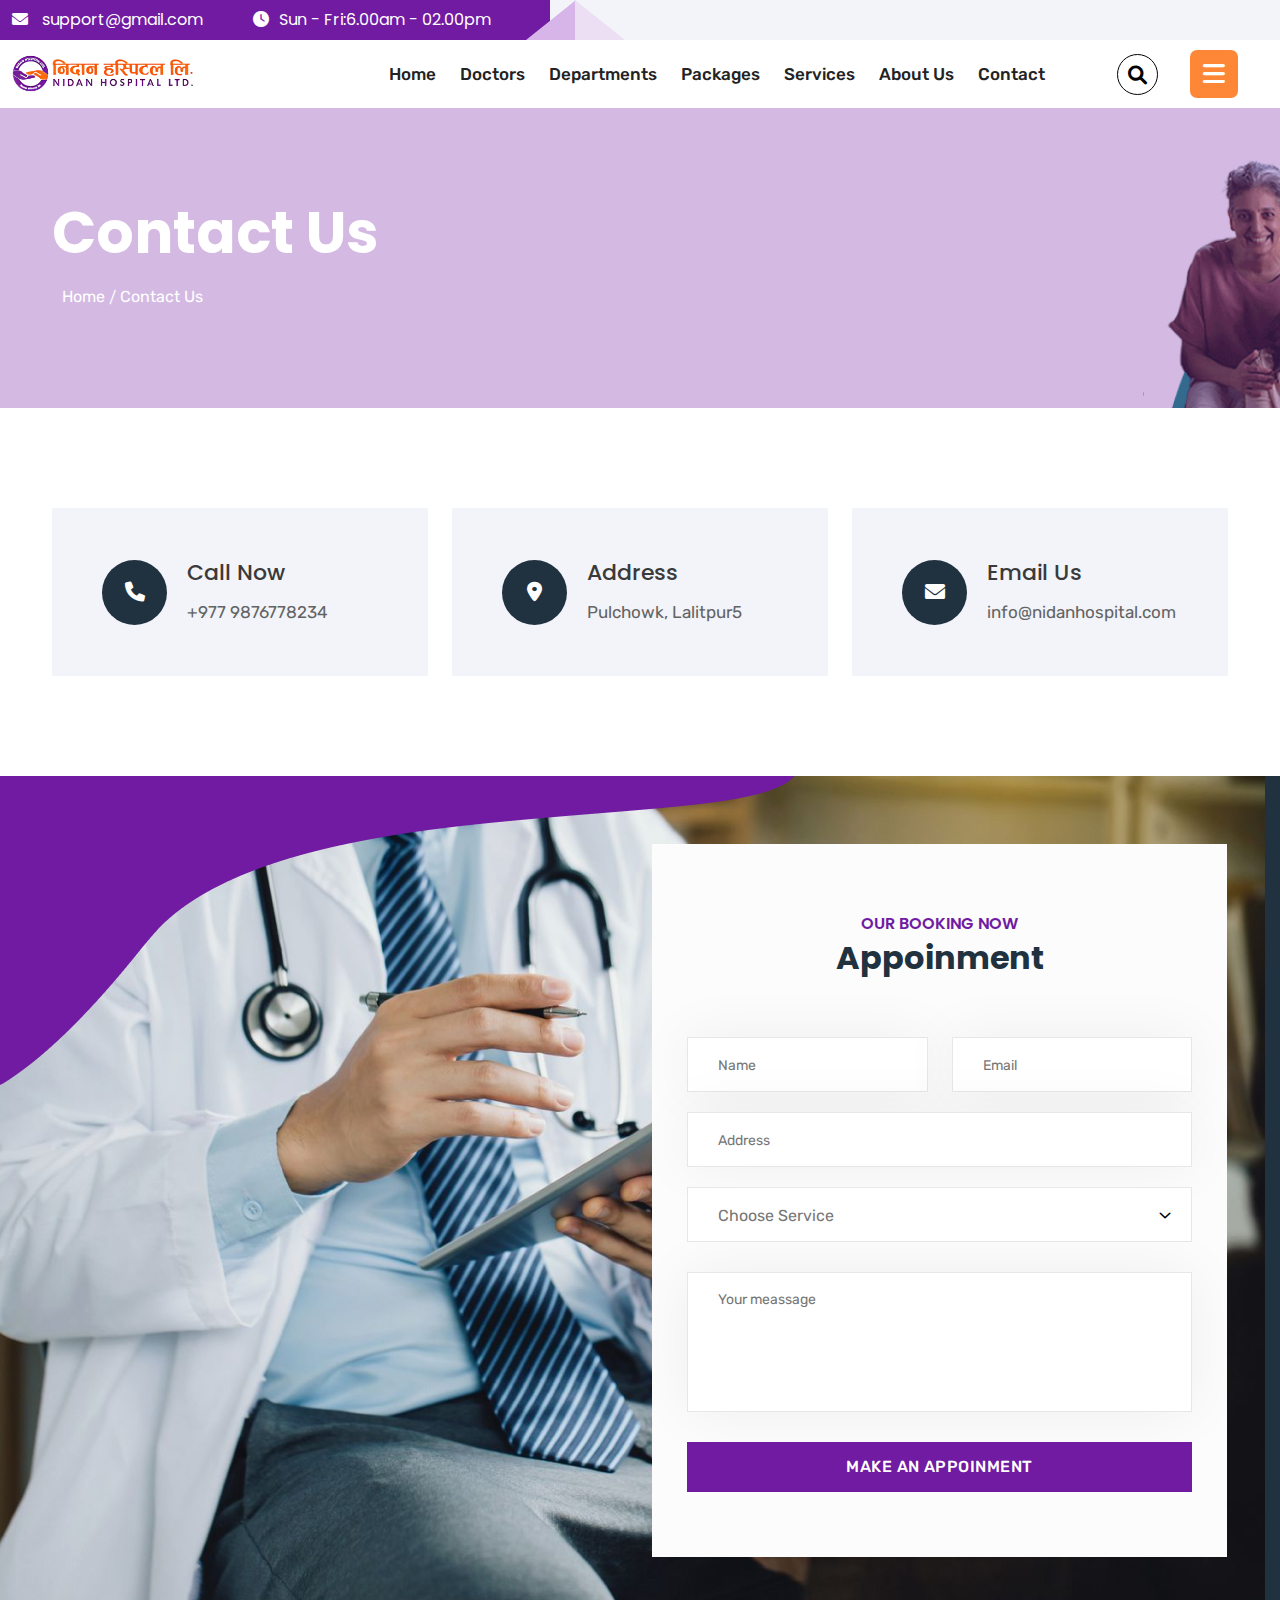
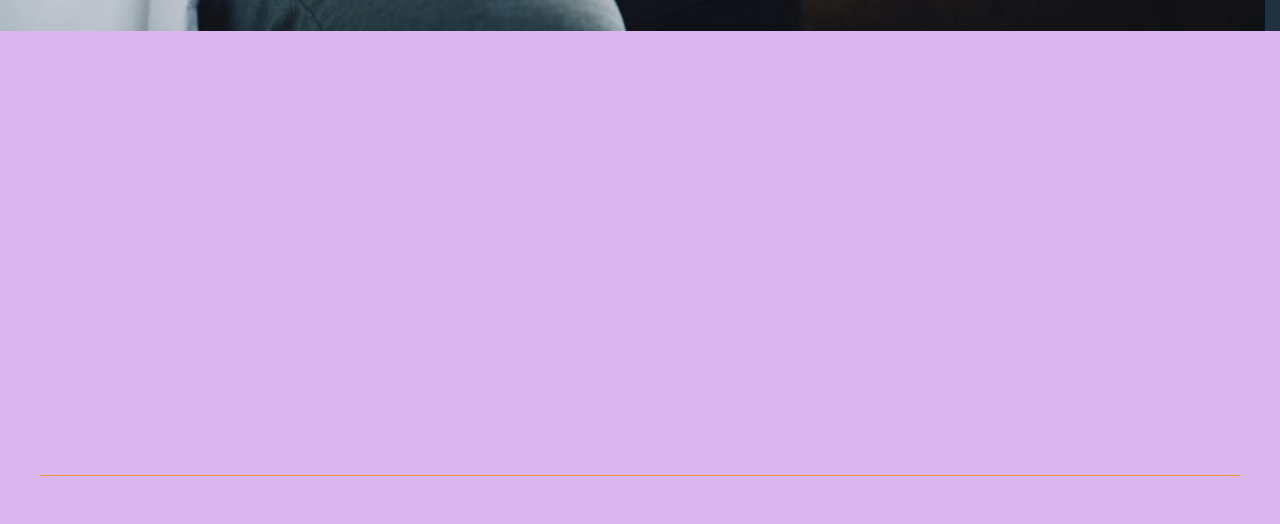
<file: contact.html>
<!DOCTYPE html>
<html class="no-js" lang="zxx">
  <head>
    <meta charset="utf-8" />
    <title>Nidan Hospital</title>
    <meta name="description" content="" />
    <meta name="viewport" content="width=device-width, initial-scale=1" />

    <!-- Place favicon.ico in the root directory -->
    <!-- <link
      rel="shortcut icon"
      type="image/x-icon"
      href="assets/img/logo/favicon.png"
    /> -->

    <!-- CSS here -->
    <link rel="stylesheet" href="assets/css/bootstrap.css" />
    <link rel="stylesheet" href="assets/css/animate.css" />
    <link rel="stylesheet" href="assets/css/swiper-bundle.css" />
    <link rel="stylesheet" href="assets/css/slick.css" />
    <link rel="stylesheet" href="assets/css/style.css" />
    <link rel="stylesheet" href="assets/css/icofont.css" />
    <link rel="stylesheet" href="assets/css/icofont.min.css" />
    <link rel="stylesheet" href="assets/css/magnific-popup.css" />
    <link rel="stylesheet" href="assets/css/font-awesome-pro.css" />
    <link rel="stylesheet" href="assets/css/spacing.css" />
    <link rel="stylesheet" href="assets/css/custom-animation.css" />
    <link rel="stylesheet" href="assets/css/main.css" />
  </head>

  <body>
    <!--[if lte IE 9]>
      <p class="browserupgrade">
        You are using an <strong>outdated</strong> browser. Please
        <a href="htrrs://browsehappy.com/">upgrade your browser</a> to improve
        your experience and security.
      </p>
    <![endif]-->

    <!-- preloader start -->
    <!-- <div id="loading">
   <div class="preloader-close">x</div>
   <div id="loading-center">
      <div id="loading-center-absolute">
         <div class="object" id="object_four"></div>
         <div class="object" id="object_three"></div>
         <div class="object" id="object_two"></div>
         <div class="object" id="object_one"></div>
      </div>
   </div>
</div> -->
    <!-- preloader start -->

    <!-- back to top start -->
    <div class="back-to-top-wrapper">
      <button id="back_to_top" type="button" class="back-to-top-btn">
        <svg width="12" height="7" viewBox="0 0 12 7" fill="none">
          <path
            d="M11 6L6 1L1 6"
            stroke="currentColor"
            stroke-width="1.5"
            stroke-linecap="round"
            stroke-linejoin="round"
          />
        </svg>
      </button>
    </div>
    <!-- back to top end -->

    <!-- search popup start -->
    <div class="search__popup">
      <div class="container">
        <div class="row">
          <div class="col-xxl-12">
            <div class="search__wrapper">
              <div
                class="search__top d-flex justify-content-between align-items-center"
              >
                <div class="search__logo">
                  <a href="index.html">
                    <img src="assets/img/logo/nidanlogo.png" alt="img" />
                  </a>
                </div>
                <div class="search__close">
                  <button
                    type="button"
                    class="search__close-btn search-close-btn"
                  >
                    <svg width="18" height="18" viewBox="0 0 18 18" fill="none">
                      <path
                        d="M17 1L1 17"
                        stroke="currentColor"
                        stroke-width="1.5"
                        stroke-linecap="round"
                        stroke-linejoin="round"
                      />
                      <path
                        d="M1 1L17 17"
                        stroke="currentColor"
                        stroke-width="1.5"
                        stroke-linecap="round"
                        stroke-linejoin="round"
                      />
                    </svg>
                  </button>
                </div>
              </div>
              <div class="search__form">
                <form action="#">
                  <div class="search__input">
                    <input
                      class="search-input-field"
                      type="text"
                      placeholder="Type here to search..."
                    />
                    <span class="search-focus-border"></span>
                    <button type="submit">
                      <svg
                        width="20"
                        height="20"
                        viewBox="0 0 20 20"
                        fill="none"
                      >
                        <path
                          d="M9.55 18.1C14.272 18.1 18.1 14.272 18.1 9.55C18.1 4.82797 14.272 1 9.55 1C4.82797 1 1 4.82797 1 9.55C1 14.272 4.82797 18.1 9.55 18.1Z"
                          stroke="currentColor"
                          stroke-width="1.5"
                          stroke-linecap="round"
                          stroke-linejoin="round"
                        />
                        <path
                          d="M19.0002 19.0002L17.2002 17.2002"
                          stroke="currentColor"
                          stroke-width="1.5"
                          stroke-linecap="round"
                          stroke-linejoin="round"
                        />
                      </svg>
                    </button>
                  </div>
                </form>
              </div>
            </div>
          </div>
        </div>
      </div>
    </div>
    <!-- search popup end -->

    <!-- rr-offcanvus-area-start -->
    <div class="rroffcanvas-area">
      <div class="rroffcanvas">
        <div class="rroffcanvas__close-btn">
          <button class="close-btn"><i class="fal fa-times"></i></button>
        </div>
        <div class="rroffcanvas__logo">
          <a href="index.html">
            <img src="assets/img/logo/nidanlogo.png" alt="img" />
          </a>
        </div>
        <div class="rr-main-menu-mobile d-xl-none"></div>
        <div class="rroffcanvas__contact-info">
          <div class="rroffcanvas__contact-title">
            <h5>Contact us</h5>
          </div>
          <ul>
            <li>
              <i class="fa-light fa-location-dot"></i>
              <a
                href="htrrs://www.google.com/maps/@23.8223586,90.3661283,15z"
                target="_blank"
                >Nepal</a
              >
            </li>
            <li>
              <i class="fas fa-envelope"></i>
              <a href="mailto:rubelmah55@gmail.com">rubelmah55@gmail.com</a>
            </li>
            <li>
              <i class="fal fa-phone-alt"></i>
              <a href="tel:+48555223224">+48 555 223 224</a>
            </li>
          </ul>
        </div>
        <div class="rroffcanvas__social">
          <div class="social-icon">
            <a href="#"><i class="fab fa-twitter"></i></a>
            <a href="#"><i class="fab fa-instagram"></i></a>
            <a href="#"><i class="fab fa-facebook-f"></i></a>
            <a href="#"><i class="fab fa-pinterest-p"></i></a>
          </div>
        </div>
      </div>
    </div>
    <div class="body-overlay"></div>
    <!-- rr-offcanvus-area-end -->

    <header class="rr-header-height">
      <!-- header top area start -->
      <div class="rr-header-2-top grey-bg p-relative d-none d-lg-block">
        <div class="container custom-container-1 z-index-3">
          <div class="rr-header-2-before">
            <div class="row align-items-center">
              <div class="col-xxl-6 col-xl-6">
                <div class="rr-header-2-top-info text-end">
                  <ul class="d-flex align-items-center">
                    <li>
                      <a href="mailto:support@gmail.com "
                        ><span><i class="fa-solid fa-envelope"></i></span>
                        support@gmail.com
                      </a>
                    </li>
                    <li class="ml-50">
                      <span
                        ><i class="fa-solid fa-clock"></i>Sun - Fri:6.00am -
                        02.00pm</span
                      >
                    </li>
                  </ul>
                </div>
              </div>
              <div class="col-xxl-6col-xl-6">
                <div
                  class="rr-header-2-top-info d-flex align-items-center justify-content-end text-end"
                ></div>
              </div>
            </div>
          </div>
        </div>
      </div>
      <!-- header top area end -->
      <!-- header area start -->
      <div id="header-sticky" class="rr-header-area rr-header-3-menu">
        <div class="container custom-container-1">
          <div class="row align-items-center justify-content-between">
            <div class="col-xl-2 col-lg-6 col-md-6 col-6">
              <div class="rr-header-logo">
                <a href="index.html"
                  ><img src="assets/img/logo/nidanlogo.png" alt="img"
                /></a>
              </div>
            </div>
            <div class="col-xl-8 col-md-8 col-8 d-none d-xl-block">
              <div class="rr-header-main-menu rr-header-menu">
                <nav class="rr-main-menu-content text-end">
                  <ul>
                    <li>
                      <a href="index.html">Home</a>
                    </li>
                    <li><a href="doctors.html">Doctors</a></li>
                    <li><a href="departments.html">Departments</a></li>
                    <li><a href="health-packages.html">Packages</a></li>
                    <li><a href="health-packages.html">Services</a></li>
                    <!-- <li class="has-dropdown">
                      <a href="service.html">Departments</a>
                      <ul class="submenu rr-submenu">
                        <li><a href="service.html">Aesthetic Medicine</a></li>
                        <li>
                          <a href="service-details.html">Cardiology</a>
                        </li>
                        <li><a href="service.html">ENT</a></li>
                      </ul>
                    </li> -->
                    <!-- <li class="has-dropdown">
                            <a href="#">Pages</a>
                            <ul class="submenu rr-submenu">
                               <li><a href="team.html">team</a></li>
                               <li><a href="team-details.html">team details</a></li>
                               <li><a href="pricing.html">pricing </a></li>
                               <li><a href="project.html">project</a></li>
                               <li><a href="project-details.html">project-details</a></li>
                               <li><a href="doctors.html">doctors</a></li>
                               <li><a href="doctor-details.html">doctors-details</a></li>
                               <li><a href="404.html">error</a></li>
                            </ul>
                         </li>
                         <li class="has-dropdown">
                            <a href="blog.html">Blog</a>
                            <ul class="submenu rr-submenu">
                               <li><a href="blog.html">Blog Grid</a></li>
                               <li><a href="blog-sidebar.html">Blog Standard</a></li>
                               <li><a href="blog-details.html">Blog Details</a></li>
                            </ul>
                         </li> -->
                    <li><a href="about.html">About us</a></li>
                    <li><a href="contact.html">Contact</a></li>
                  </ul>
                </nav>
              </div>
            </div>
            <div class="col-xl-2 col-md-2 col-2">
              <div
                class="rr-header-right d-flex align-items-center justify-content-end"
              >
                <div
                  class="rr-header-2-icon d-none rr-header-2-search d-xl-block"
                >
                  <button class="search-open-btn">
                    <i class="fa-solid fa-magnifying-glass"></i>
                  </button>
                </div>
                <div class="rr-header-bar">
                  <button class="rr-menu-bar mr-30">
                    <i class="fa-solid fa-bars"></i>
                  </button>
                </div>
                <!-- <div class="d-none d-xxl-block">
                  <div class="rr-header-2-contat d-flex align-items-center">
                    <div class="rr-header-2-contat-icon p-relative">
                      <span><i class="fa-solid fa-phone"></i></span>
                    </div>
                    <div class="rr-header-2-contat-text ml-20">
                      <h4>Emergency Call</h4>
                      <b><a href="tel:+99584554">24/7 – +99584554</a></b>
                    </div>
                  </div>
                </div> -->
              </div>
            </div>
          </div>
        </div>
      </div>
      <!-- header area end -->
    </header>

    <main>
      <!-- breadcrumb area start -->
      <div
        class="breadcrumb__area breadcrumb__overlay breadcrumb__height fix p-relative"
        data-background="assets/img/breadcurmb/breadcrumb-1-10.jpg"
      >
        <div class="container">
          <div class="row">
            <div class="col-xl-5 col-md-5">
              <div class="breadcrumb__content z-index">
                <div class="breadcrumb__section-title-box">
                  <h3 class="breadcrumb__title">Contact Us</h3>
                </div>
                <div class="breadcrumb__list">
                  <span><a href="index.html">Home</a></span>
                  <span class="dvdr"><i>/</i></span>
                  <span>Contact Us</span>
                </div>
              </div>
            </div>
          </div>
        </div>
      </div>
      <!-- breadcrumb area end -->

      <!-- contact info area start -->
      <section class="rr-contact-area pt-100 pb-100">
        <div class="container">
          <div class="row">
            <div
              class="col-xl-4 col-lg-4 col-md-4 wow rrfadeUp"
              data-wow-duration=".9s"
              data-wow-delay=".3s"
            >
              <div class="rr-contat-box-info">
                <div
                  class="rr-contact-box-item d-flex align-items-center p-relative"
                >
                  <div class="rr-contact-box-icon mr-20">
                    <span><i class="fa-solid fa-phone"></i></span>
                  </div>
                  <div class="rr-contact-box-contat">
                    <span>Call Now</span>
                    <p><a href="tel:+09627387877">+977 9876778234</a></p>
                  </div>
                </div>
              </div>
            </div>
            <div
              class="col-xl-4 col-lg-4 col-md-4 wow rrfadeUp"
              data-wow-duration=".9s"
              data-wow-delay=".5s"
            >
              <div class="rr-contat-box-info">
                <div
                  class="rr-contact-box-item d-flex align-items-center p-relative"
                >
                  <div class="rr-contact-box-icon mr-20">
                    <span><i class="fa-solid fa-location-dot"></i></span>
                  </div>
                  <div class="rr-contact-box-contat">
                    <span>Address</span>
                    <p>
                      <a
                        href="htrrs://www.google.com/maps/@36.0758266,-79.4558848,17z"
                        >Pulchowk, Lalitpur5</a
                      >
                    </p>
                  </div>
                </div>
              </div>
            </div>
            <div
              class="col-xl-4 col-lg-4 col-md-4 wow rrfadeUp"
              data-wow-duration=".9s"
              data-wow-delay=".7s"
            >
              <div class="rr-contat-box-info">
                <div
                  class="rr-contact-box-item d-flex align-items-center p-relative"
                >
                  <div class="rr-contact-box-icon mr-20">
                    <span><i class="fa-sharp fa-solid fa-envelope"></i></span>
                  </div>
                  <div class="rr-contact-box-contat">
                    <span>Email Us</span>
                    <p>
                      <a href="mailto:robiul@eobi.com"
                        >info@nidanhospital.com</a
                      >
                    </p>
                  </div>
                </div>
              </div>
            </div>
          </div>
        </div>
      </section>
      <!-- contact info area end -->

      <!-- contact area start -->
      <section class="rr-contact-area p-relative black-bg fix">
        <div class="rr-contact-shap">
          <img src="assets/img/contact/shap01.png" alt="img" />
        </div>
        <div class="rr-contact-img">
          <img src="assets/img/contact/contact-img.jpg" alt="img" />
        </div>
        <div class="container">
          <div class="row">
            <div class="col-xl-6 col-lg-3 col-md-1"></div>
            <div class="col-xl-4 col-lg-9 col-md-10">
              <div class="rr-form-box text-center">
                <b>OUR Booking Now</b>
                <h4 class="rr-section-title pb-60">Appoinment</h4>
                <form>
                  <div class="row">
                    <div class="col-xl-6 col-lg-6 col-md-6 mb-20">
                      <div class="rr-form-input-box rr-form-input-main">
                        <input type="text" placeholder="Name" />
                      </div>
                    </div>
                    <div class="col-xl-6 col-lg-6 col-md-6 mb-20">
                      <div class="rr-form-input-box rr-form-input-main">
                        <input type="email" placeholder="Email" />
                      </div>
                    </div>

                    <div class="col-xl-12 col-lg-12 col-md-12 mb-20">
                      <div class="rr-form-input-box rr-form-input-main">
                        <input type="text" placeholder="Address" />
                      </div>
                    </div>
                    <div class="col-md-12 col-12">
                      <div class="rr-form-input-box pb-30">
                        <select style="display: none">
                          <option>Choose Service</option>
                          <option>Medicine &amp; Health</option>
                          <option>Economical Choice</option>
                          <option>Team Of Support</option>
                          <option>Test Laboratory</option>
                        </select>
                        <div class="nice-select" tabindex="0">
                          <span class="current">Choose Service</span>
                          <ul class="list">
                            <li
                              data-value="Your Inquiry about"
                              class="option selected focus"
                            >
                              Choose Service
                            </li>
                            <li data-value="01 Year" class="option">
                              Medicine &amp; Health
                            </li>
                            <li data-value="02 Year" class="option">
                              Economical Choice
                            </li>
                            <li data-value="03 Year" class="option">
                              Team Of Support
                            </li>
                            <li data-value="04 Year" class="option">
                              Test Laboratory
                            </li>
                          </ul>
                        </div>
                      </div>
                    </div>
                    <div class="col-12 mb-20">
                      <div class="rr-form-textarea-box">
                        <textarea placeholder="Your meassage"></textarea>
                      </div>
                    </div>
                  </div>
                </form>
                <button class="rr-btn-1 rr-form-theme-bg" type="submit">
                  <span>Make an appoinment</span>
                </button>
              </div>
            </div>
            <div class="col-xl-2 col-lg-10 col-md-1"></div>
          </div>
        </div>
      </section>
      <!-- contact area end -->
    </main>

    <footer>
      <div class="rr-footer-main p-relative fix">
        <!-- footer area start -->
        <div class="rr-footer-area pt-70 p-relative fix">
          <div class="container">
            <div class="rr-footer-border">
              <div class="row">
                <div
                  class="col-xl-4 col-lg-3 col-md-6 col-sm-6 mb-50 wow rrfadeUp"
                  data-wow-duration=".9s"
                  data-wow-delay=".3s"
                >
                  <div class="rr-footer-widget footer-cols-1">
                    <div class="rr-footer-logo pb-35">
                      <a href="index.html"
                        ><img src="assets/img/logo/nidanlogo.png" alt="img"
                      /></a>
                    </div>
                    <div class="rr-footer-widget-content-list mb-25">
                      <div class="rr-footer-widget-content-list-item">
                        <i class="fa-sharp fa-solid fa-clock"></i>
                        <a href="#"
                          >Open Hours of Government:<br />
                          Mon - Fri: 8.00 am. - 6.00 pm.</a
                        >
                      </div>
                      <div class="rr-footer-widget-content-list-item">
                        <i class="fa-solid fa-location-dot"></i>
                        <a href="#"> 13/A, Miranda Halim City .</a>
                      </div>
                      <div class="rr-footer-widget-content-list-item">
                        <i class="fa-sharp fa-solid fa-phone"></i
                        ><a href="tel:09969569535">099 695 695 35</a>
                      </div>
                    </div>
                    <div class="rr-footer-social">
                      <a href="#"><i class="fa-brands fa-facebook-f"></i></a>
                      <a href="#"><i class="fa-brands fa-pinterest-p"></i></a>
                      <a href="#"><i class="fa-brands fa-twitter"></i></a>
                      <a href="#"><i class="fa-brands fa-instagram"></i></a>
                    </div>
                  </div>
                </div>
                <div
                  class="col-xl-2 col-lg-2 col-md-6 col-sm-6 mb-50 wow rrfadeUp"
                ></div>
                <div
                  class="col-xl-2 col-lg-2 col-md-6 col-sm-6 mb-50 wow rrfadeUp"
                  data-wow-duration=".9s"
                  data-wow-delay=".5s"
                >
                  <div class="rr-footer-widget footer-cols-2">
                    <h4 class="rr-footer-title">Service</h4>
                    <div class="rr-footer-list">
                      <ul>
                        <li><a href="service.html">Why choose us</a></li>
                        <li><a href="service.html"> Our solutions</a></li>
                        <li><a href="service.html">Partners</a></li>
                        <li><a href="service.html">Core values</a></li>
                        <li><a href="service.html">Our projects</a></li>
                      </ul>
                    </div>
                  </div>
                </div>
                <div
                  class="col-xl-2 col-lg-2 col-md-6 col-sm-6 mb-50 wow rrfadeUp"
                ></div>
                <div
                  class="col-xl-2 col-lg-2 col-md-6 col-sm-6 mb-50 wow rrfadeUp"
                  data-wow-duration=".9s"
                  data-wow-delay=".7s"
                >
                  <div class="rr-footer-widget footer-cols-3">
                    <h4 class="rr-footer-title">Quick Link</h4>
                    <div class="rr-footer-list">
                      <ul>
                        <li><a href="service.html">Residents</a></li>
                        <li><a href="service.html">Medical</a></li>
                        <li><a href="service.html">Online Service</a></li>
                        <li><a href="service.html">Visiting</a></li>
                        <li><a href="service.html">Employment</a></li>
                      </ul>
                    </div>
                  </div>
                </div>
              </div>
            </div>
          </div>
        </div>
        <!-- footer area end -->

        <!-- copy-right area start -->
        <div class="rr-copyright-area p-relative">
          <div class="container rr-copyright-broder rr-copyright-space">
            <div class="row align-items-center">
              <div
                class="col-xl-6 col-lg-6 col-md-6 col-12 wow rrfadeUp"
                data-wow-duration=".9s"
                data-wow-delay=".3s"
              >
                <div class="rr-copyright-left text-center text-md-start">
                  <p>
                    Copyright © 2024 <a href="#"> Nidan Hospital, </a> All
                    Rights Reserved.
                  </p>
                </div>
              </div>
            </div>
          </div>
        </div>
        <!-- copy-right area end -->
      </div>
    </footer>

    <!-- JS here -->
    <script src="assets/js/vendor/jquery.js"></script>
    <script src="assets/js/vendor/waypoints.js"></script>
    <script src="assets/js/bootstrap-bundle.js"></script>
    <script src="assets/js/ajax-form.js"></script>
    <script src="assets/js/imagesloaded-pkgd.js"></script>
    <script src="assets/js/isotope-pkgd.js"></script>
    <script src="assets/js/jarallax.js"></script>
    <script src="assets/js/magnific-popup.js"></script>
    <script src="assets/js/nice-select.js"></script>
    <script src="assets/js/purecounter.js"></script>
    <script src="assets/js/range-slider.js"></script>
    <script src="assets/js/wow.js"></script>
    <script src="assets/js/slick.js"></script>
    <script src="assets/js/swiper-bundle.js"></script>
    <script src="assets/js/main.js"></script>
  </body>
</html>
</file>
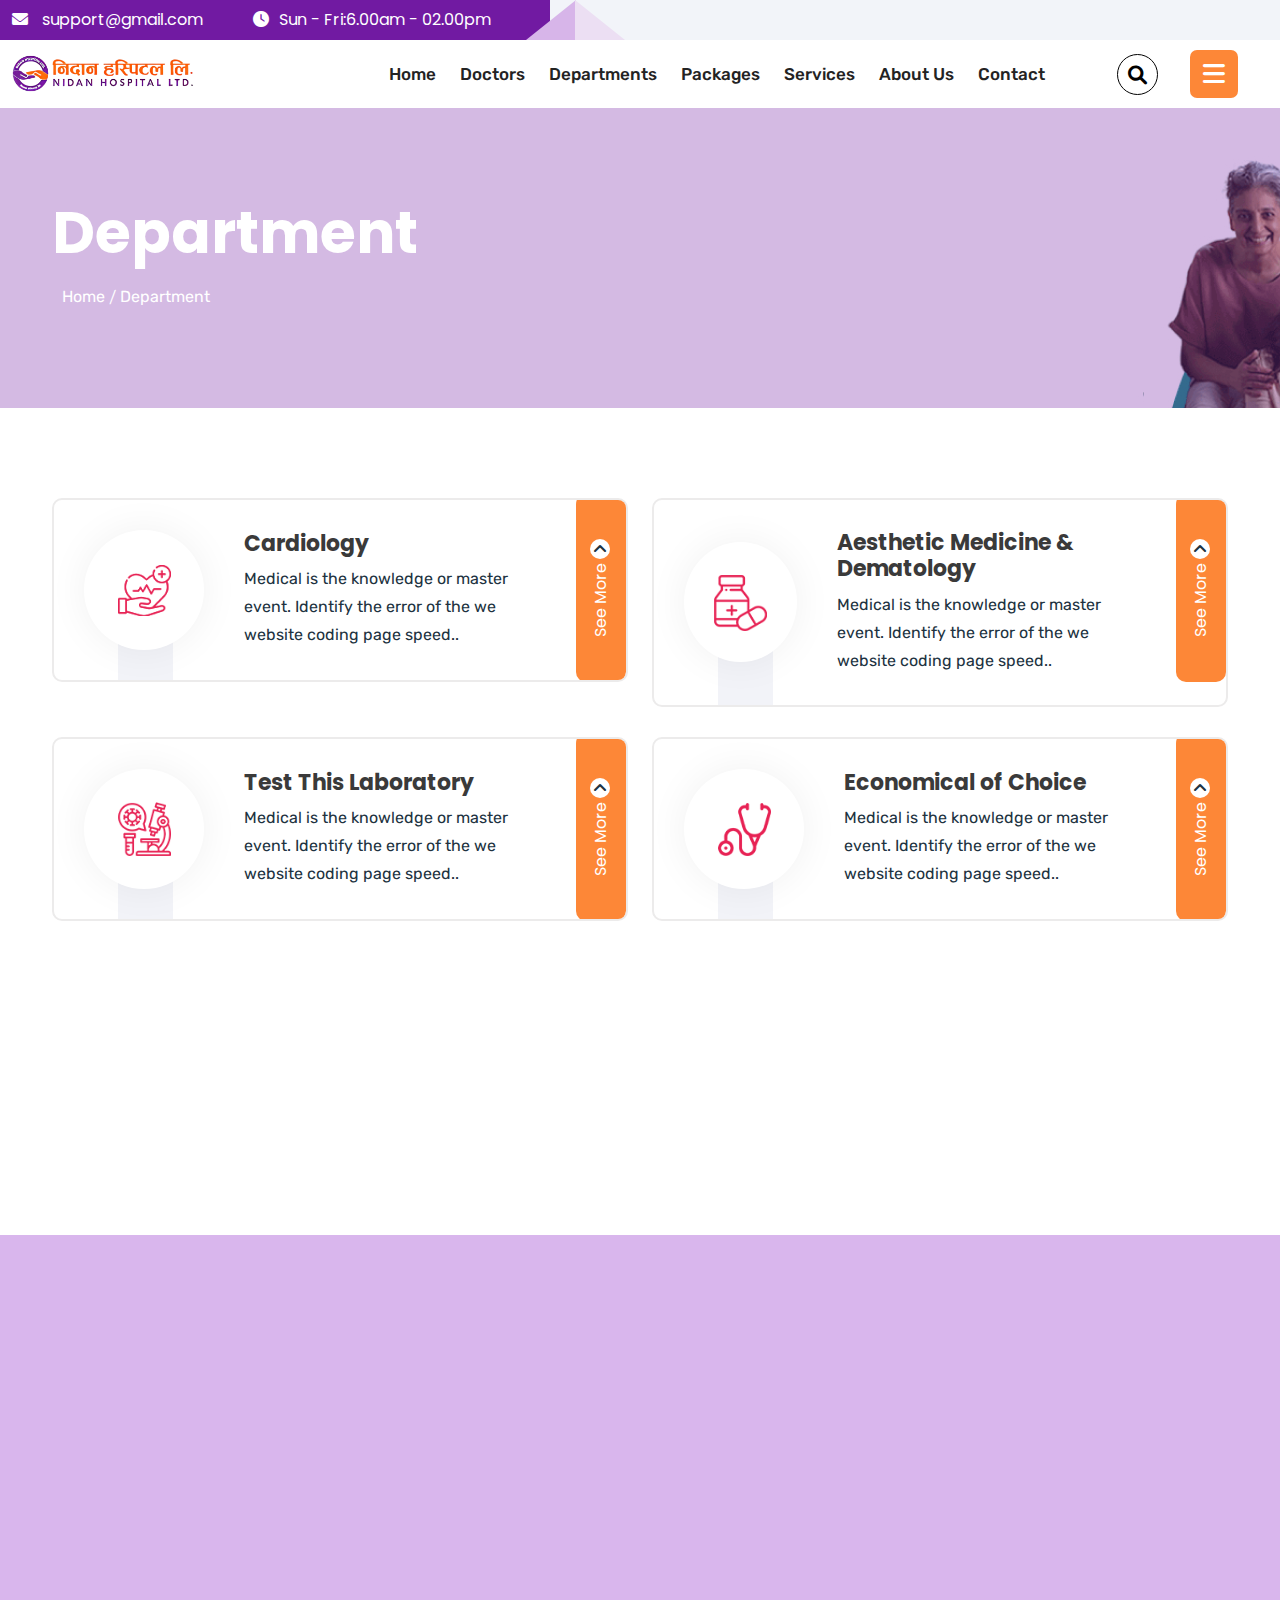
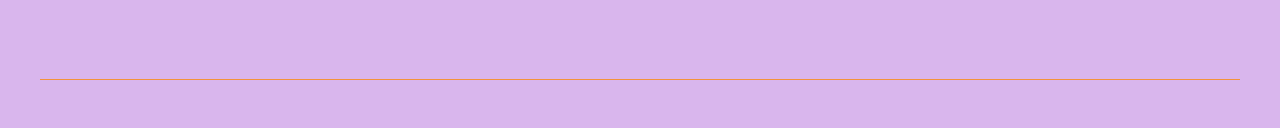
<file: departments.html>
<!DOCTYPE html>
<html class="no-js" lang="zxx">
  <head>
    <meta charset="utf-8" />
    <title>Nidan Hospital</title>
    <meta name="description" content="" />
    <meta name="viewport" content="width=device-width, initial-scale=1" />

    <!-- Place favicon.ico in the root directory -->
    <!-- <link
      rel="shortcut icon"
      type="image/x-icon"
      href="assets/img/logo/favicon.png"
    /> -->

    <!-- CSS here -->
    <link rel="stylesheet" href="assets/css/bootstrap.css" />
    <link rel="stylesheet" href="assets/css/animate.css" />
    <link rel="stylesheet" href="assets/css/swiper-bundle.css" />
    <link rel="stylesheet" href="assets/css/slick.css" />
    <link rel="stylesheet" href="assets/css/style.css" />
    <link rel="stylesheet" href="assets/css/icofont.css" />
    <link rel="stylesheet" href="assets/css/icofont.min.css" />
    <link rel="stylesheet" href="assets/css/magnific-popup.css" />
    <link rel="stylesheet" href="assets/css/font-awesome-pro.css" />
    <link rel="stylesheet" href="assets/css/spacing.css" />
    <link rel="stylesheet" href="assets/css/custom-animation.css" />
    <link rel="stylesheet" href="assets/css/main.css" />
  </head>

  <body>
    <!--[if lte IE 9]>
      <p class="browserupgrade">
        You are using an <strong>outdated</strong> browser. Please
        <a href="htrrs://browsehappy.com/">upgrade your browser</a> to improve
        your experience and security.
      </p>
    <![endif]-->

    <!-- preloader start -->
    <!-- <div id="loading">
   <div class="preloader-close">x</div>
   <div id="loading-center">
      <div id="loading-center-absolute">
         <div class="object" id="object_four"></div>
         <div class="object" id="object_three"></div>
         <div class="object" id="object_two"></div>
         <div class="object" id="object_one"></div>
      </div>
   </div>
</div> -->
    <!-- preloader start -->

    <!-- back to top start -->
    <div class="back-to-top-wrapper">
      <button id="back_to_top" type="button" class="back-to-top-btn">
        <svg width="12" height="7" viewBox="0 0 12 7" fill="none">
          <path
            d="M11 6L6 1L1 6"
            stroke="currentColor"
            stroke-width="1.5"
            stroke-linecap="round"
            stroke-linejoin="round"
          />
        </svg>
      </button>
    </div>
    <!-- back to top end -->

    <!-- search popup start -->
    <div class="search__popup">
      <div class="container">
        <div class="row">
          <div class="col-xxl-12">
            <div class="search__wrapper">
              <div
                class="search__top d-flex justify-content-between align-items-center"
              >
                <div class="search__logo">
                  <a href="index.html">
                    <img src="assets/img/logo/nidanlogo.png" alt="img" />
                  </a>
                </div>
                <div class="search__close">
                  <button
                    type="button"
                    class="search__close-btn search-close-btn"
                  >
                    <svg width="18" height="18" viewBox="0 0 18 18" fill="none">
                      <path
                        d="M17 1L1 17"
                        stroke="currentColor"
                        stroke-width="1.5"
                        stroke-linecap="round"
                        stroke-linejoin="round"
                      />
                      <path
                        d="M1 1L17 17"
                        stroke="currentColor"
                        stroke-width="1.5"
                        stroke-linecap="round"
                        stroke-linejoin="round"
                      />
                    </svg>
                  </button>
                </div>
              </div>
              <div class="search__form">
                <form action="#">
                  <div class="search__input">
                    <input
                      class="search-input-field"
                      type="text"
                      placeholder="Type here to search..."
                    />
                    <span class="search-focus-border"></span>
                    <button type="submit">
                      <svg
                        width="20"
                        height="20"
                        viewBox="0 0 20 20"
                        fill="none"
                      >
                        <path
                          d="M9.55 18.1C14.272 18.1 18.1 14.272 18.1 9.55C18.1 4.82797 14.272 1 9.55 1C4.82797 1 1 4.82797 1 9.55C1 14.272 4.82797 18.1 9.55 18.1Z"
                          stroke="currentColor"
                          stroke-width="1.5"
                          stroke-linecap="round"
                          stroke-linejoin="round"
                        />
                        <path
                          d="M19.0002 19.0002L17.2002 17.2002"
                          stroke="currentColor"
                          stroke-width="1.5"
                          stroke-linecap="round"
                          stroke-linejoin="round"
                        />
                      </svg>
                    </button>
                  </div>
                </form>
              </div>
            </div>
          </div>
        </div>
      </div>
    </div>
    <!-- search popup end -->

    <!-- rr-offcanvus-area-start -->
    <div class="rroffcanvas-area">
      <div class="rroffcanvas">
        <div class="rroffcanvas__close-btn">
          <button class="close-btn"><i class="fal fa-times"></i></button>
        </div>
        <div class="rroffcanvas__logo">
          <a href="index.html">
            <img src="assets/img/logo/nidanlogo.png" alt="img" />
          </a>
        </div>
        <div class="rr-main-menu-mobile d-xl-none"></div>
        <div class="rroffcanvas__contact-info">
          <div class="rroffcanvas__contact-title">
            <h5>Contact us</h5>
          </div>
          <ul>
            <li>
              <i class="fa-light fa-location-dot"></i>
              <a
                href="htrrs://www.google.com/maps/@23.8223586,90.3661283,15z"
                target="_blank"
                >Nepal</a
              >
            </li>
            <li>
              <i class="fas fa-envelope"></i>
              <a href="mailto:rubelmah55@gmail.com">rubelmah55@gmail.com</a>
            </li>
            <li>
              <i class="fal fa-phone-alt"></i>
              <a href="tel:+48555223224">+48 555 223 224</a>
            </li>
          </ul>
        </div>
        <div class="rroffcanvas__social">
          <div class="social-icon">
            <a href="#"><i class="fab fa-twitter"></i></a>
            <a href="#"><i class="fab fa-instagram"></i></a>
            <a href="#"><i class="fab fa-facebook-f"></i></a>
            <a href="#"><i class="fab fa-pinterest-p"></i></a>
          </div>
        </div>
      </div>
    </div>
    <div class="body-overlay"></div>
    <!-- rr-offcanvus-area-end -->

    <header class="rr-header-height">
      <!-- header top area start -->
      <div class="rr-header-2-top grey-bg p-relative d-none d-lg-block">
        <div class="container custom-container-1 z-index-3">
          <div class="rr-header-2-before">
            <div class="row align-items-center">
              <div class="col-xxl-6 col-xl-6">
                <div class="rr-header-2-top-info text-end">
                  <ul class="d-flex align-items-center">
                    <li>
                      <a href="mailto:support@gmail.com "
                        ><span><i class="fa-solid fa-envelope"></i></span>
                        support@gmail.com
                      </a>
                    </li>
                    <li class="ml-50">
                      <span
                        ><i class="fa-solid fa-clock"></i>Sun - Fri:6.00am -
                        02.00pm</span
                      >
                    </li>
                  </ul>
                </div>
              </div>
              <div class="col-xxl-6col-xl-6">
                <div
                  class="rr-header-2-top-info d-flex align-items-center justify-content-end text-end"
                ></div>
              </div>
            </div>
          </div>
        </div>
      </div>
      <!-- header top area end -->
      <!-- header area start -->
      <div id="header-sticky" class="rr-header-area rr-header-3-menu">
        <div class="container custom-container-1">
          <div class="row align-items-center justify-content-between">
            <div class="col-xl-2 col-lg-6 col-md-6 col-6">
              <div class="rr-header-logo">
                <a href="index.html"
                  ><img src="assets/img/logo/nidanlogo.png" alt="img"
                /></a>
              </div>
            </div>
            <div class="col-xl-8 col-md-8 col-8 d-none d-xl-block">
              <div class="rr-header-main-menu rr-header-menu">
                <nav class="rr-main-menu-content text-end">
                  <ul>
                    <li>
                      <a href="index.html">Home</a>
                    </li>
                    <li><a href="doctors.html">Doctors</a></li>
                    <li><a href="departments.html">Departments</a></li>
                    <li><a href="health-packages.html">Packages</a></li>
                    <li><a href="health-packages.html">Services</a></li>
                    <!-- <li class="has-dropdown">
                      <a href="service.html">Departments</a>
                      <ul class="submenu rr-submenu">
                        <li><a href="service.html">Aesthetic Medicine</a></li>
                        <li>
                          <a href="service-details.html">Cardiology</a>
                        </li>
                        <li><a href="service.html">ENT</a></li>
                      </ul>
                    </li> -->
                    <!-- <li class="has-dropdown">
                            <a href="#">Pages</a>
                            <ul class="submenu rr-submenu">
                               <li><a href="team.html">team</a></li>
                               <li><a href="team-details.html">team details</a></li>
                               <li><a href="pricing.html">pricing </a></li>
                               <li><a href="project.html">project</a></li>
                               <li><a href="project-details.html">project-details</a></li>
                               <li><a href="doctors.html">doctors</a></li>
                               <li><a href="doctor-details.html">doctors-details</a></li>
                               <li><a href="404.html">error</a></li>
                            </ul>
                         </li>
                         <li class="has-dropdown">
                            <a href="blog.html">Blog</a>
                            <ul class="submenu rr-submenu">
                               <li><a href="blog.html">Blog Grid</a></li>
                               <li><a href="blog-sidebar.html">Blog Standard</a></li>
                               <li><a href="blog-details.html">Blog Details</a></li>
                            </ul>
                         </li> -->
                    <li><a href="about.html">About us</a></li>
                    <li><a href="contact.html">Contact</a></li>
                  </ul>
                </nav>
              </div>
            </div>
            <div class="col-xl-2 col-md-2 col-2">
              <div
                class="rr-header-right d-flex align-items-center justify-content-end"
              >
                <div
                  class="rr-header-2-icon d-none rr-header-2-search d-xl-block"
                >
                  <button class="search-open-btn">
                    <i class="fa-solid fa-magnifying-glass"></i>
                  </button>
                </div>
                <div class="rr-header-bar">
                  <button class="rr-menu-bar mr-30">
                    <i class="fa-solid fa-bars"></i>
                  </button>
                </div>
                <!-- <div class="d-none d-xxl-block">
                  <div class="rr-header-2-contat d-flex align-items-center">
                    <div class="rr-header-2-contat-icon p-relative">
                      <span><i class="fa-solid fa-phone"></i></span>
                    </div>
                    <div class="rr-header-2-contat-text ml-20">
                      <h4>Emergency Call</h4>
                      <b><a href="tel:+99584554">24/7 – +99584554</a></b>
                    </div>
                  </div>
                </div> -->
              </div>
            </div>
          </div>
        </div>
      </div>
      <!-- header area end -->
    </header>

    <main>
      <!-- breadcrumb area start -->
      <div
        class="breadcrumb__area breadcrumb__overlay breadcrumb__height fix p-relative"
        data-background="assets/img/breadcurmb/breadcrumb-1-10.jpg"
      >
        <div class="container">
          <div class="row">
            <div class="col-xl-5 col-md-5">
              <div class="breadcrumb__content z-index">
                <div class="breadcrumb__section-title-box">
                  <h3 class="breadcrumb__title">Department</h3>
                </div>
                <div class="breadcrumb__list">
                  <span><a href="index.html">Home</a></span>
                  <span class="dvdr"><i>/</i></span>
                  <span>Department</span>
                </div>
              </div>
            </div>
          </div>
        </div>
      </div>
      <!-- breadcrumb area end -->

      <section class="rr-service-3-area pt-90 pb-70">
        <div class="container">
          <div class="row">
            <div
              class="col-xl-6 col-lg-6 col-md-6 col-12 wow fadeInUp"
              data-wow-duration="1s"
              data-wow-delay=".3s"
            >
              <div class="rr-service-3-item p-relative fix mb-30">
                <div
                  class="rr-service-3-content d-flex align-items-center z-index-3 p-relative"
                >
                  <div class="rr-service-3-icon">
                    <img src="assets/img/service/medicine4.png" alt="img" />
                  </div>
                  <div class="rr-service-3-text ml-40">
                    <h3 class="rr-service-3-title">
                      <a href="department-details.html">Cardiology</a>
                    </h3>
                    <p>
                      Medical is the knowledge or master <br />
                      event. Identify the error of the we<br />
                      website coding page speed..
                    </p>
                  </div>
                </div>
                <div class="rr-service-3-btn">
                  <a href="department-details.html"
                    >See More <i class="fa-light fa-angle-right"></i
                  ></a>
                </div>
              </div>
            </div>
            <div
              class="col-xl-6 col-lg-6 col-md-6 col-12 wow fadeInUp"
              data-wow-duration="1s"
              data-wow-delay=".4s"
            >
              <div class="rr-service-3-item p-relative fix mb-30">
                <div
                  class="rr-service-3-content d-flex align-items-center z-index-3 p-relative"
                >
                  <div class="rr-service-3-icon">
                    <img src="assets/img/feature/icon-1.png" alt="img" />
                  </div>
                  <div class="rr-service-3-text ml-40">
                    <h3 class="rr-service-3-title">
                      <a href="department-details.html"
                        >Aesthetic Medicine & Dematology</a
                      >
                    </h3>
                    <p>
                      Medical is the knowledge or master <br />
                      event. Identify the error of the we <br />
                      website coding page speed..
                    </p>
                  </div>
                </div>
                <div class="rr-service-3-btn">
                  <a href="department-details.html"
                    >See More <i class="fa-light fa-angle-right"></i
                  ></a>
                </div>
              </div>
            </div>
            <div
              class="col-xl-6 col-lg-6 col-md-6 col-12 wow fadeInUp"
              data-wow-duration="1s"
              data-wow-delay=".5s"
            >
              <div class="rr-service-3-item p-relative fix mb-30">
                <div
                  class="rr-service-3-content d-flex align-items-center z-index-3 p-relative"
                >
                  <div class="rr-service-3-icon">
                    <img src="assets/img/service/icon-2.png" alt="img" />
                  </div>
                  <div class="rr-service-3-text ml-40">
                    <h3 class="rr-service-3-title">
                      <a href="department-details.html">Test This Laboratory</a>
                    </h3>
                    <p>
                      Medical is the knowledge or master <br />
                      event. Identify the error of the we <br />
                      website coding page speed..
                    </p>
                  </div>
                </div>
                <div class="rr-service-3-btn">
                  <a href="department-details.html"
                    >See More <i class="fa-light fa-angle-right"></i
                  ></a>
                </div>
              </div>
            </div>
            <div
              class="col-xl-6 col-lg-6 col-md-6 col-12 wow fadeInUp"
              data-wow-duration="1s"
              data-wow-delay=".6s"
            >
              <div class="rr-service-3-item p-relative fix mb-30">
                <div
                  class="rr-service-3-content d-flex align-items-center z-index-3 p-relative"
                >
                  <div class="rr-service-3-icon">
                    <img src="assets/img/service/icon-3.png" alt="img" />
                  </div>
                  <div class="rr-service-3-text ml-40">
                    <h3 class="rr-service-3-title">
                      <a href="department-details.html">Economical of Choice</a>
                    </h3>
                    <p>
                      Medical is the knowledge or master <br />
                      event. Identify the error of the we <br />
                      website coding page speed..
                    </p>
                  </div>
                </div>
                <div class="rr-service-3-btn">
                  <a href="department-details.html"
                    >See More <i class="fa-light fa-angle-right"></i
                  ></a>
                </div>
              </div>
            </div>
            <div
              class="col-xl-6 col-lg-6 col-md-6 col-12 wow fadeInUp"
              data-wow-duration="1s"
              data-wow-delay=".7s"
            >
              <div class="rr-service-3-item p-relative fix mb-30">
                <div
                  class="rr-service-3-content d-flex align-items-center z-index-3 p-relative"
                >
                  <div class="rr-service-3-icon">
                    <img src="assets/img/service/icon-4.png" alt="img" />
                  </div>
                  <div class="rr-service-3-text ml-40">
                    <h3 class="rr-service-3-title">
                      <a href="department-details.html">Team Doctor Support</a>
                    </h3>
                    <p>
                      Medical is the knowledge or master <br />
                      event. Identify the error of the we <br />
                      website coding page speed..
                    </p>
                  </div>
                </div>
                <div class="rr-service-3-btn">
                  <a href="department-details.html"
                    >See More <i class="fa-light fa-angle-right"></i
                  ></a>
                </div>
              </div>
            </div>
            <div
              class="col-xl-6 col-lg-6 col-md-6 col-12 wow fadeInUp"
              data-wow-duration="1s"
              data-wow-delay=".8s"
            >
              <div class="rr-service-3-item p-relative fix mb-30">
                <div
                  class="rr-service-3-content d-flex align-items-center z-index-3 p-relative"
                >
                  <div class="rr-service-3-icon">
                    <img src="assets/img/service/icon-5.png" alt="img" />
                  </div>
                  <div class="rr-service-3-text ml-40">
                    <h3 class="rr-service-3-title">
                      <a href="department-details.html"
                        >Lunch Medical service</a
                      >
                    </h3>
                    <p>
                      Medical is the knowledge or master <br />
                      event. Identify the error of the we <br />
                      website coding page speed..
                    </p>
                  </div>
                </div>
                <div class="rr-service-3-btn">
                  <a href="department-details.html"
                    >See More <i class="fa-light fa-angle-right"></i
                  ></a>
                </div>
              </div>
            </div>
          </div>
        </div>
      </section>
    </main>

    <footer>
      <div class="rr-footer-main p-relative fix">
        <!-- footer area start -->
        <div class="rr-footer-area pt-70 p-relative fix">
          <div class="container">
            <div class="rr-footer-border">
              <div class="row">
                <div
                  class="col-xl-4 col-lg-3 col-md-6 col-sm-6 mb-50 wow rrfadeUp"
                  data-wow-duration=".9s"
                  data-wow-delay=".3s"
                >
                  <div class="rr-footer-widget footer-cols-1">
                    <div class="rr-footer-logo pb-35">
                      <a href="index.html"
                        ><img src="assets/img/logo/nidanlogo.png" alt="img"
                      /></a>
                    </div>
                    <div class="rr-footer-widget-content-list mb-25">
                      <div class="rr-footer-widget-content-list-item">
                        <i class="fa-sharp fa-solid fa-clock"></i>
                        <a href="#"
                          >Open Hours of Government:<br />
                          Mon - Fri: 8.00 am. - 6.00 pm.</a
                        >
                      </div>
                      <div class="rr-footer-widget-content-list-item">
                        <i class="fa-solid fa-location-dot"></i>
                        <a href="#"> 13/A, Miranda Halim City .</a>
                      </div>
                      <div class="rr-footer-widget-content-list-item">
                        <i class="fa-sharp fa-solid fa-phone"></i
                        ><a href="tel:09969569535">099 695 695 35</a>
                      </div>
                    </div>
                    <div class="rr-footer-social">
                      <a href="#"><i class="fa-brands fa-facebook-f"></i></a>
                      <a href="#"><i class="fa-brands fa-pinterest-p"></i></a>
                      <a href="#"><i class="fa-brands fa-twitter"></i></a>
                      <a href="#"><i class="fa-brands fa-instagram"></i></a>
                    </div>
                  </div>
                </div>
                <div
                  class="col-xl-2 col-lg-2 col-md-6 col-sm-6 mb-50 wow rrfadeUp"
                ></div>
                <div
                  class="col-xl-2 col-lg-2 col-md-6 col-sm-6 mb-50 wow rrfadeUp"
                  data-wow-duration=".9s"
                  data-wow-delay=".5s"
                >
                  <div class="rr-footer-widget footer-cols-2">
                    <h4 class="rr-footer-title">Service</h4>
                    <div class="rr-footer-list">
                      <ul>
                        <li><a href="service.html">Why choose us</a></li>
                        <li><a href="service.html"> Our solutions</a></li>
                        <li><a href="service.html">Partners</a></li>
                        <li><a href="service.html">Core values</a></li>
                        <li><a href="service.html">Our projects</a></li>
                      </ul>
                    </div>
                  </div>
                </div>
                <div
                  class="col-xl-2 col-lg-2 col-md-6 col-sm-6 mb-50 wow rrfadeUp"
                ></div>
                <div
                  class="col-xl-2 col-lg-2 col-md-6 col-sm-6 mb-50 wow rrfadeUp"
                  data-wow-duration=".9s"
                  data-wow-delay=".7s"
                >
                  <div class="rr-footer-widget footer-cols-3">
                    <h4 class="rr-footer-title">Quick Link</h4>
                    <div class="rr-footer-list">
                      <ul>
                        <li><a href="service.html">Residents</a></li>
                        <li><a href="service.html">Medical</a></li>
                        <li><a href="service.html">Online Service</a></li>
                        <li><a href="service.html">Visiting</a></li>
                        <li><a href="service.html">Employment</a></li>
                      </ul>
                    </div>
                  </div>
                </div>
              </div>
            </div>
          </div>
        </div>
        <!-- footer area end -->

        <!-- copy-right area start -->
        <div class="rr-copyright-area p-relative">
          <div class="container rr-copyright-broder rr-copyright-space">
            <div class="row align-items-center">
              <div
                class="col-xl-6 col-lg-6 col-md-6 col-12 wow rrfadeUp"
                data-wow-duration=".9s"
                data-wow-delay=".3s"
              >
                <div class="rr-copyright-left text-center text-md-start">
                  <p>
                    Copyright © 2024 <a href="#"> Nidan Hospital, </a> All
                    Rights Reserved.
                  </p>
                </div>
              </div>
            </div>
          </div>
        </div>
        <!-- copy-right area end -->
      </div>
    </footer>

    <!-- JS here -->
    <script src="assets/js/vendor/jquery.js"></script>
    <script src="assets/js/vendor/waypoints.js"></script>
    <script src="assets/js/bootstrap-bundle.js"></script>
    <script src="assets/js/ajax-form.js"></script>
    <script src="assets/js/imagesloaded-pkgd.js"></script>
    <script src="assets/js/isotope-pkgd.js"></script>
    <script src="assets/js/jarallax.js"></script>
    <script src="assets/js/magnific-popup.js"></script>
    <script src="assets/js/nice-select.js"></script>
    <script src="assets/js/purecounter.js"></script>
    <script src="assets/js/range-slider.js"></script>
    <script src="assets/js/wow.js"></script>
    <script src="assets/js/slick.js"></script>
    <script src="assets/js/swiper-bundle.js"></script>
    <script src="assets/js/main.js"></script>
  </body>
</html>
</file>
<file: assets/css/style.css>
/* #### Generated By: http://www.cufonfonts.com #### */

    @font-face {
    font-family: 'Myriad Pro Regular';
    font-style: normal;
    font-weight: normal;
    src: local('Myriad Pro Regular'), url('../fonts/MYRIADPRO-REGULAR.woff') format('woff');
    }
    

    @font-face {
    font-family: 'Myriad Pro Condensed';
    font-style: normal;
    font-weight: normal;
    src: local('Myriad Pro Condensed'), url('../fontsMYRIADPRO-COND.woff') format('woff');
    }
    

    @font-face {
    font-family: 'Myriad Pro Condensed Italic';
    font-style: normal;
    font-weight: normal;
    src: local('Myriad Pro Condensed Italic'), url('../fontsMYRIADPRO-CONDIT.woff') format('woff');
    }
    

    @font-face {
    font-family: 'Myriad Pro Light';
    font-style: normal;
    font-weight: normal;
    src: local('Myriad Pro Light'), url('../fontsMyriadPro-Light.woff') format('woff');
    }
    

    @font-face {
    font-family: 'Myriad Pro Semibold';
    font-style: normal;
    font-weight: normal;
    src: local('Myriad Pro Semibold'), url('../fontsMYRIADPRO-SEMIBOLD.woff') format('woff');
    }
    

    @font-face {
    font-family: 'Myriad Pro Semibold Italic';
    font-style: normal;
    font-weight: normal;
    src: local('Myriad Pro Semibold Italic'), url('../fontsMYRIADPRO-SEMIBOLDIT.woff') format('woff');
    }
    

    @font-face {
    font-family: 'Myriad Pro Bold Condensed';
    font-style: normal;
    font-weight: normal;
    src: local('Myriad Pro Bold Condensed'), url('../fontsMYRIADPRO-BOLDCOND.woff') format('woff');
    }
    

    @font-face {
    font-family: 'Myriad Pro Bold';
    font-style: normal;
    font-weight: normal;
    src: local('Myriad Pro Bold'), url('../fontsMYRIADPRO-BOLD.woff') format('woff');
    }
    

    @font-face {
    font-family: 'Myriad Pro Bold Italic';
    font-style: normal;
    font-weight: normal;
    src: local('Myriad Pro Bold Italic'), url('../fontsMYRIADPRO-BOLDIT.woff') format('woff');
    }
    

    @font-face {
    font-family: 'Myriad Pro Bold Condensed Italic';
    font-style: normal;
    font-weight: normal;
    src: local('Myriad Pro Bold Condensed Italic'), url('../fontsMYRIADPRO-BOLDCONDIT.woff') format('woff');
    }
</file>
<file: assets/css/icofont.css>
/*! 
* @package IcoFont 
* @version 1.0.1 
* @author   
* @copyright 2023 
* @license - htrrs://icofont.com/license/
*/

@font-face
{
 
  font-family: "IcoFont";
font-weight: normal;
font-style: "Regular";
src: url("../fonts/icofont.woff2") format("woff2"),
url("../fonts/icofont.woff") format("woff");
}

[class^="icofont-"], [class*=" icofont-"]
{
  font-family: 'IcoFont' !important;
  speak: none;
  font-style: normal;
  font-weight: normal;
  font-variant: normal;
  text-transform: none;
  white-space: nowrap;
  word-wrap: normal;
  direction: ltr;
  line-height: 1;
/* Better Font Rendering =========== */
  -webkit-font-feature-settings: "liga";
  -webkit-font-smoothing: antialiased;
}

.icofont-aids:before
{
  content: "\ec06";
}

.icofont-ambulance-crescent:before
{
  content: "\ec07";
}

.icofont-ambulance-cross:before
{
  content: "\ec08";
}

.icofont-ambulance:before
{
  content: "\ec09";
}

.icofont-autism:before
{
  content: "\ec0a";
}

.icofont-bandage:before
{
  content: "\ec0b";
}

.icofont-blind:before
{
  content: "\ec0c";
}

.icofont-blood-drop:before
{
  content: "\ec0d";
}

.icofont-blood-test:before
{
  content: "\ec0e";
}

.icofont-blood:before
{
  content: "\ec0f";
}

.icofont-brain-alt:before
{
  content: "\ec10";
}

.icofont-brain:before
{
  content: "\ec11";
}

.icofont-capsule:before
{
  content: "\ec12";
}

.icofont-crutch:before
{
  content: "\ec13";
}

.icofont-disabled:before
{
  content: "\ec14";
}

.icofont-dna-alt-1:before
{
  content: "\ec15";
}

.icofont-dna-alt-2:before
{
  content: "\ec16";
}

.icofont-dna:before
{
  content: "\ec17";
}

.icofont-doctor-alt:before
{
  content: "\ec18";
}

.icofont-doctor:before
{
  content: "\ec19";
}

.icofont-drug-pack:before
{
  content: "\ec1a";
}

.icofont-drug:before
{
  content: "\ec1b";
}

.icofont-first-aid-alt:before
{
  content: "\ec1c";
}

.icofont-first-aid:before
{
  content: "\ec1d";
}

.icofont-heart-beat-alt:before
{
  content: "\ec1e";
}

.icofont-heart-beat:before
{
  content: "\ec1f";
}

.icofont-heartbeat:before
{
  content: "\ec20";
}

.icofont-herbal:before
{
  content: "\ec21";
}

.icofont-hospital:before
{
  content: "\ec22";
}

.icofont-icu:before
{
  content: "\ec23";
}

.icofont-injection-syringe:before
{
  content: "\ec24";
}

.icofont-laboratory:before
{
  content: "\ec25";
}

.icofont-medical-sign-alt:before
{
  content: "\ec26";
}

.icofont-medical-sign:before
{
  content: "\ec27";
}

.icofont-nurse-alt:before
{
  content: "\ec28";
}

.icofont-nurse:before
{
  content: "\ec29";
}

.icofont-nursing-home:before
{
  content: "\ec2a";
}

.icofont-operation-theater:before
{
  content: "\ec2b";
}

.icofont-paralysis-disability:before
{
  content: "\ec2c";
}

.icofont-patient-bed:before
{
  content: "\ec2d";
}

.icofont-patient-file:before
{
  content: "\ec2e";
}

.icofont-pills:before
{
  content: "\ec2f";
}

.icofont-prescription:before
{
  content: "\ec30";
}

.icofont-pulse:before
{
  content: "\ec31";
}

.icofont-stethoscope-alt:before
{
  content: "\ec32";
}

.icofont-stethoscope:before
{
  content: "\ec33";
}

.icofont-stretcher:before
{
  content: "\ec34";
}

.icofont-surgeon-alt:before
{
  content: "\ec35";
}

.icofont-surgeon:before
{
  content: "\ec36";
}

.icofont-tablets:before
{
  content: "\ec37";
}

.icofont-test-bottle:before
{
  content: "\ec38";
}

.icofont-test-tube:before
{
  content: "\ec39";
}

.icofont-thermometer-alt:before
{
  content: "\ec3a";
}

.icofont-thermometer:before
{
  content: "\ec3b";
}

.icofont-tooth:before
{
  content: "\ec3c";
}

.icofont-xray:before
{
  content: "\ec3d";
}

[class^="icofont-"].icofont-duotone,
	[class*=" icofont-"].icofont-duotone
{
  position: relative;
}

[class^="icofont-"].icofont-duotone:before,
	[class*=" icofont-"].icofont-duotone:before
{
  position: absolute;
  left: 0;
  top: 0;
}

[class^="icofont-"].icofont-duotone:after,
	[class*=" icofont-"].icofont-duotone:after
{
  opacity: 0.4;
}

.icofont-xs
{
  font-size: .5em;
}

.icofont-sm
{
  font-size: .75em;
}

.icofont-md
{
  font-size: 1.25em;
}

.icofont-lg
{
  font-size: 1.5em;
}

.icofont-1x
{
  font-size: 1em;
}

.icofont-2x
{
  font-size: 2em;
}

.icofont-3x
{
  font-size: 3em;
}

.icofont-4x
{
  font-size: 4em;
}

.icofont-5x
{
  font-size: 5em;
}

.icofont-6x
{
  font-size: 6em;
}

.icofont-7x
{
  font-size: 7em;
}

.icofont-8x
{
  font-size: 8em;
}

.icofont-9x
{
  font-size: 9em;
}

.icofont-10x
{
  font-size: 10em;
}

.icofont-fw
{
  text-align: center;
  width: 1.25em;
}

.icofont-ul
{
  list-style-type: none;
  padding-left: 0;
  margin-left: 0;
}

.icofont-ul > li
{
  position: relative;
  line-height: 2em;
}

.icofont-ul > li .icofont
{
  display: inline-block;
  vertical-align: middle;
}

.icofont-border
{
  border: solid 0.08em #f1f1f1;
  border-radius: .1em;
  padding: .2em .25em .15em;
}

.icofont-pull-left
{
  float: left;
}

.icofont-pull-right
{
  float: right;
}

.icofont.icofont-pull-left
{
  margin-right: .3em;
}

.icofont.icofont-pull-right
{
  margin-left: .3em;
}

.icofont-spin
{
  -webkit-animation: icofont-spin 2s infinite linear;
  animation: icofont-spin 2s infinite linear;
  display: inline-block;
}

.icofont-pulse
{
  -webkit-animation: icofont-spin 1s infinite steps(8);
  animation: icofont-spin 1s infinite steps(8);
  display: inline-block;
}

@-webkit-keyframes icofont-spin
{
  0%
  {
    -webkit-transform: rotate(0deg);
    transform: rotate(0deg);
  }

  100%
  {
    -webkit-transform: rotate(360deg);
    transform: rotate(360deg);
  }
}

@keyframes icofont-spin
{
  0%
  {
    -webkit-transform: rotate(0deg);
    transform: rotate(0deg);
  }

  100%
  {
    -webkit-transform: rotate(360deg);
    transform: rotate(360deg);
  }
}

.icofont-rotate-90
{
  -ms-filter: "progid:DXImageTransform.Microsoft.BasicImage(rotation=1)";
  -webkit-transform: rotate(90deg);
  transform: rotate(90deg);
}

.icofont-rotate-180
{
  -ms-filter: "progid:DXImageTransform.Microsoft.BasicImage(rotation=2)";
  -webkit-transform: rotate(180deg);
  transform: rotate(180deg);
}

.icofont-rotate-270
{
  -ms-filter: "progid:DXImageTransform.Microsoft.BasicImage(rotation=3)";
  -webkit-transform: rotate(270deg);
  transform: rotate(270deg);
}

.icofont-flip-horizontal
{
  -ms-filter: "progid:DXImageTransform.Microsoft.BasicImage(rotation=0, mirror=1)";
  -webkit-transform: scale(-1, 1);
  transform: scale(-1, 1);
}

.icofont-flip-vertical
{
  -ms-filter: "progid:DXImageTransform.Microsoft.BasicImage(rotation=2, mirror=1)";
  -webkit-transform: scale(1, -1);
  transform: scale(1, -1);
}

.icofont-flip-horizontal.icofont-flip-vertical
{
  -ms-filter: "progid:DXImageTransform.Microsoft.BasicImage(rotation=2, mirror=1)";
  -webkit-transform: scale(-1, -1);
  transform: scale(-1, -1);
}

:root .icofont-rotate-90,
	:root .icofont-rotate-180,
	:root .icofont-rotate-270,
	:root .icofont-flip-horizontal,
	:root .icofont-flip-vertical
{
  -webkit-filter: none;
  filter: none;
  display: inline-block;
}

.icofont-inverse
{
  color: #fff;
}
</file>
<file: assets/css/spacing.css>
.mt-5{margin-top:5px !important}.mt-10{margin-top:10px}.mt-15{margin-top:15px}.mt-20{margin-top:20px}.mt-25{margin-top:25px}.mt-30{margin-top:30px}.mt-35{margin-top:35px}.mt-40{margin-top:40px}.mt-45{margin-top:45px}.mt-50{margin-top:50px}.mt-55{margin-top:55px}.mt-60{margin-top:60px}.mt-65{margin-top:65px}.mt-70{margin-top:70px}.mt-75{margin-top:75px}.mt-80{margin-top:80px}.mt-85{margin-top:85px}.mt-90{margin-top:90px}.mt-95{margin-top:95px}.mt-100{margin-top:100px}.mt-105{margin-top:105px}.mt-110{margin-top:110px}.mt-115{margin-top:115px}.mt-120{margin-top:120px}.mt-125{margin-top:125px}.mt-130{margin-top:130px}.mt-135{margin-top:135px}.mt-140{margin-top:140px}.mt-145{margin-top:145px}.mt-150{margin-top:150px}.mt-155{margin-top:155px}.mt-160{margin-top:160px}.mt-165{margin-top:165px}.mt-170{margin-top:170px}.mt-175{margin-top:175px}.mt-180{margin-top:180px}.mt-185{margin-top:185px}.mt-190{margin-top:190px}.mt-195{margin-top:195px}.mt-200{margin-top:200px}.mb-5{margin-bottom:5px !important}.mb-10{margin-bottom:10px}.mb-15{margin-bottom:15px}.mb-20{margin-bottom:20px}.mb-25{margin-bottom:25px}.mb-30{margin-bottom:30px}.mb-35{margin-bottom:35px}.mb-40{margin-bottom:40px}.mb-45{margin-bottom:45px}.mb-50{margin-bottom:50px}.mb-55{margin-bottom:55px}.mb-60{margin-bottom:60px}.mb-65{margin-bottom:65px}.mb-70{margin-bottom:70px}.mb-75{margin-bottom:75px}.mb-80{margin-bottom:80px}.mb-85{margin-bottom:85px}.mb-90{margin-bottom:90px}.mb-95{margin-bottom:95px}.mb-100{margin-bottom:100px}.mb-105{margin-bottom:105px}.mb-110{margin-bottom:110px}.mb-115{margin-bottom:115px}.mb-120{margin-bottom:120px}.mb-125{margin-bottom:125px}.mb-130{margin-bottom:130px}.mb-135{margin-bottom:135px}.mb-140{margin-bottom:140px}.mb-145{margin-bottom:145px}.mb-150{margin-bottom:150px}.mb-155{margin-bottom:155px}.mb-160{margin-bottom:160px}.mb-165{margin-bottom:165px}.mb-170{margin-bottom:170px}.mb-175{margin-bottom:175px}.mb-180{margin-bottom:180px}.mb-185{margin-bottom:185px}.mb-190{margin-bottom:190px}.mb-195{margin-bottom:195px}.mb-200{margin-bottom:200px}.ml-5{margin-left:5px}.ml-10{margin-left:10px}.ml-15{margin-left:15px}.ml-20{margin-left:20px}.ml-25{margin-left:25px}.ml-30{margin-left:30px}.ml-35{margin-left:35px}.ml-40{margin-left:40px}.ml-45{margin-left:45px}.ml-50{margin-left:50px}.ml-55{margin-left:55px}.ml-60{margin-left:60px}.ml-65{margin-left:65px}.ml-70{margin-left:70px}.ml-75{margin-left:75px}.ml-80{margin-left:80px}.ml-85{margin-left:85px}.ml-90{margin-left:90px}.ml-95{margin-left:95px}.ml-100{margin-left:100px}.ml-105{margin-left:105px}.ml-110{margin-left:110px}.ml-115{margin-left:115px}.ml-120{margin-left:120px}.ml-125{margin-left:125px}.ml-130{margin-left:130px}.ml-135{margin-left:135px}.ml-140{margin-left:140px}.ml-145{margin-left:145px}.ml-150{margin-left:150px}.ml-155{margin-left:155px}.ml-160{margin-left:160px}.ml-165{margin-left:165px}.ml-170{margin-left:170px}.ml-175{margin-left:175px}.ml-180{margin-left:180px}.ml-185{margin-left:185px}.ml-190{margin-left:190px}.ml-195{margin-left:195px}.ml-200{margin-left:200px}.mr-5{margin-right:5px}.mr-10{margin-right:10px}.mr-15{margin-right:15px}.mr-20{margin-right:20px}.mr-25{margin-right:25px}.mr-30{margin-right:30px}.mr-35{margin-right:35px}.mr-40{margin-right:40px}.mr-45{margin-right:45px}.mr-50{margin-right:50px}.mr-55{margin-right:55px}.mr-60{margin-right:60px}.mr-65{margin-right:65px}.mr-70{margin-right:70px}.mr-75{margin-right:75px}.mr-80{margin-right:80px}.mr-85{margin-right:85px}.mr-90{margin-right:90px}.mr-95{margin-right:95px}.mr-100{margin-right:100px}.mr-105{margin-right:105px}.mr-110{margin-right:110px}.mr-115{margin-right:115px}.mr-120{margin-right:120px}.mr-125{margin-right:125px}.mr-130{margin-right:130px}.mr-135{margin-right:135px}.mr-140{margin-right:140px}.mr-145{margin-right:145px}.mr-150{margin-right:150px}.mr-155{margin-right:155px}.mr-160{margin-right:160px}.mr-165{margin-right:165px}.mr-170{margin-right:170px}.mr-175{margin-right:175px}.mr-180{margin-right:180px}.mr-185{margin-right:185px}.mr-190{margin-right:190px}.mr-195{margin-right:195px}.mr-200{margin-right:200px}.pt-5{padding-top:5px !important}.pt-10{padding-top:10px}.pt-15{padding-top:15px}.pt-20{padding-top:20px}.pt-25{padding-top:25px}.pt-30{padding-top:30px}.pt-35{padding-top:35px}.pt-40{padding-top:40px}.pt-45{padding-top:45px}.pt-50{padding-top:50px}.pt-55{padding-top:55px}.pt-60{padding-top:60px}.pt-65{padding-top:65px}.pt-70{padding-top:70px}.pt-75{padding-top:75px}.pt-80{padding-top:80px}.pt-85{padding-top:85px}.pt-90{padding-top:90px}.pt-95{padding-top:95px}.pt-100{padding-top:100px}.pt-105{padding-top:105px}.pt-110{padding-top:110px}.pt-115{padding-top:115px}.pt-120{padding-top:120px}.pt-125{padding-top:125px}.pt-130{padding-top:130px}.pt-135{padding-top:135px}.pt-140{padding-top:140px}.pt-145{padding-top:145px}.pt-150{padding-top:150px}.pt-155{padding-top:155px}.pt-160{padding-top:160px}.pt-165{padding-top:165px}.pt-170{padding-top:170px}.pt-175{padding-top:175px}.pt-180{padding-top:180px}.pt-185{padding-top:185px}.pt-190{padding-top:190px}.pt-195{padding-top:195px}.pt-200{padding-top:200px}.pb-5{padding-bottom:5px !important}.pb-10{padding-bottom:10px}.pb-15{padding-bottom:15px}.pb-20{padding-bottom:20px}.pb-25{padding-bottom:25px}.pb-30{padding-bottom:30px}.pb-35{padding-bottom:35px}.pb-40{padding-bottom:40px}.pb-45{padding-bottom:45px}.pb-50{padding-bottom:50px}.pb-55{padding-bottom:55px}.pb-60{padding-bottom:60px}.pb-65{padding-bottom:65px}.pb-70{padding-bottom:70px}.pb-75{padding-bottom:75px}.pb-80{padding-bottom:80px}.pb-85{padding-bottom:85px}.pb-90{padding-bottom:90px}.pb-95{padding-bottom:95px}.pb-100{padding-bottom:100px}.pb-105{padding-bottom:105px}.pb-110{padding-bottom:110px}.pb-115{padding-bottom:115px}.pb-120{padding-bottom:120px}.pb-125{padding-bottom:125px}.pb-130{padding-bottom:130px}.pb-135{padding-bottom:135px}.pb-140{padding-bottom:140px}.pb-145{padding-bottom:145px}.pb-150{padding-bottom:150px}.pb-155{padding-bottom:155px}.pb-160{padding-bottom:160px}.pb-165{padding-bottom:165px}.pb-170{padding-bottom:170px}.pb-175{padding-bottom:175px}.pb-180{padding-bottom:180px}.pb-185{padding-bottom:185px}.pb-190{padding-bottom:190px}.pb-195{padding-bottom:195px}.pb-200{padding-bottom:200px}.pl-5{padding-left:5px}.pl-10{padding-left:10px}.pl-15{padding-left:15px}.pl-20{padding-left:20px}.pl-25{padding-left:25px}.pl-30{padding-left:30px}.pl-35{padding-left:35px}.pl-40{padding-left:40px}.pl-45{padding-left:45px}.pl-50{padding-left:50px}.pl-55{padding-left:55px}.pl-60{padding-left:60px}.pl-65{padding-left:65px}.pl-70{padding-left:70px}.pl-75{padding-left:75px}.pl-80{padding-left:80px}.pl-85{padding-left:85px}.pl-90{padding-left:90px}.pl-95{padding-left:95px}.pl-100{padding-left:100px}.pl-105{padding-left:105px}.pl-110{padding-left:110px}.pl-115{padding-left:115px}.pl-120{padding-left:120px}.pl-125{padding-left:125px}.pl-130{padding-left:130px}.pl-135{padding-left:135px}.pl-140{padding-left:140px}.pl-145{padding-left:145px}.pl-150{padding-left:150px}.pl-155{padding-left:155px}.pl-160{padding-left:160px}.pl-165{padding-left:165px}.pl-170{padding-left:170px}.pl-175{padding-left:175px}.pl-180{padding-left:180px}.pl-185{padding-left:185px}.pl-190{padding-left:190px}.pl-195{padding-left:195px}.pl-200{padding-left:200px}.pr-5{padding-right:5px}.pr-10{padding-right:10px}.pr-15{padding-right:15px}.pr-20{padding-right:20px}.pr-25{padding-right:25px}.pr-30{padding-right:30px}.pr-35{padding-right:35px}.pr-40{padding-right:40px}.pr-45{padding-right:45px}.pr-50{padding-right:50px}.pr-55{padding-right:55px}.pr-60{padding-right:60px}.pr-65{padding-right:65px}.pr-70{padding-right:70px}.pr-75{padding-right:75px}.pr-80{padding-right:80px}.pr-85{padding-right:85px}.pr-90{padding-right:90px}.pr-95{padding-right:95px}.pr-100{padding-right:100px}.pr-105{padding-right:105px}.pr-110{padding-right:110px}.pr-115{padding-right:115px}.pr-120{padding-right:120px}.pr-125{padding-right:125px}.pr-130{padding-right:130px}.pr-135{padding-right:135px}.pr-140{padding-right:140px}.pr-145{padding-right:145px}.pr-150{padding-right:150px}.pr-155{padding-right:155px}.pr-160{padding-right:160px}.pr-165{padding-right:165px}.pr-170{padding-right:170px}.pr-175{padding-right:175px}.pr-180{padding-right:180px}.pr-185{padding-right:185px}.pr-190{padding-right:190px}.pr-195{padding-right:195px}.pr-200{padding-right:200px}
</file>
<file: assets/css/main.css>
/************ TABLE OF CONTENTS ***************

	-----------------
    01. THEME CSS
	-----------------
		1.1 Theme Default
		1.2 Common Classes
		1.3 Default Spacing

	-----------------
    02. COMPONENTS css
	-----------------
		2.1 Back to top
		2.2 Theme Settings
		2.3 Buttons
		2.4 Animations
		2.5 Preloader
		2.6 Background 
		2.7 Carousel
		2.8 Nice Select
		2.9 Pagination
		2.10 Offcanvas
		2.11 Breadcrumb
		2.12 Accordion
		2.13 Tab
		2.14 Modal
		2.15 Section Title
		2.16 Search
		2.17 Hotspot
		2.18 Ragne Slider

	-----------------
    03. HEADER CSS
	-----------------
		3.1 Header Style 1
		3.2 Header Style 2
		3.3 Header Style 3
		3.4 Header Style 4


    ---------------------------------
	04. MENU CSS
	---------------------------------
		4.1 Main menu css

	---------------------------------
	05. BLOG CSS
	---------------------------------
		5.1 Blog css
		5.2 Postbox css
		5.3 Recent Post css
		5.4 Sidebar css

	---------------------------------
	06. FOOTER CSS
	---------------------------------
		6.1 Footer Style 1
		6.2 Footer Style 2


	---------------------------------
	07. PAGES CSS
	---------------------------------
		7.1 about css start 
		7.2 brand css start
		7.3 choose css start
		7.4 contact css start
		7.5 counter css start
		7.6 cta css start
		7.7 error css start
		7.8 faq css start
		7.9 feature css start 
		7.10 funfact css start
		7.11 map css start
		7.12 price css start
		7.13 process css start
		7.14 project css start 
		7.15 services details css start
		7.16 services css start 
		7.17 slider css start 
		7.18 subscribe css start
		7.19 tab css start
		7.20 team css start
		7.21 testimonial css start
		7.22 time css start
		7.23 video css start



**********************************************/
/*----------------------------------------*/
/*  1.1 Theme Default
/*----------------------------------------*/
@import url('https://fonts.googleapis.com/css2?family=Poppins:wght@400;500;600;700;800;900&family=Rubik:wght@400;500;600;700;800&display=swa" rel="stylesheet');
.rr-product-tab-2 .nav-tabs .nav-link .rr-product-tab-tooltip,
.rr-tab-line,
.rr-swiper-dot .swiper-pagination-bullet,
.rr-swiper-dot-border .swiper-pagination-bullet,
.rr-swiper-scrollbar,
.back-to-top-wrapper,
a,
button,
p,
input,
select,
textarea,
li,
.transition-3 {
  -webkit-transition: all 0.3s 0s ease-out;
  -moz-transition: all 0.3s 0s ease-out;
  -ms-transition: all 0.3s 0s ease-out;
  -o-transition: all 0.3s 0s ease-out;
  transition: all 0.3s 0s ease-out;
}

.rr-hotspot svg,
.rr-pagination ul li a svg,
.rr-pagination ul li span svg,
.rr-swiper-arrow button svg,
.rr-theme-toggle-main span svg {
  -webkit-transform: translateY(-2px);
  -moz-transform: translateY(-2px);
  -ms-transform: translateY(-2px);
  -o-transform: translateY(-2px);
  transform: translateY(-2px);
}

/* transform */
.rr-product-tab-2 .nav-tabs .nav-link:not(:first-child)::after {
  -webkit-transform: translateY(-50%);
  -moz-transform: translateY(-50%);
  -ms-transform: translateY(-50%);
  -o-transform: translateY(-50%);
  transform: translateY(-50%);
}

:root {
  /**
  @font family declaration
  */
  --rr-ff-body: "Poppins";
  --rr-ff-heading: "Poppins";
  --rr-ff-p: "Rubik";
  --rr-ff-span: "Rubik";
  --rr-ff-fontawesome: "Font Awesome 6 Pro";
  /**
  @color declaration
  */
  --rr-common-white: #fff;
  --rr-common-black: #000000;
  --rr-grey-1: #f2f4f9;
  --rr-grey-2: #203240;
  --rr-text-body: #636363;
  --rr-text-1: #777777;
  --rr-heading-1: #203240;
  --rr-theme-1: #711aa2;
  --rr-theme-2: #fd8737;
  --rr-theme-3: #17212a;
  --rr-border-1: #ebebeb;
}

.container,
.container-lg,
.container-md,
.container-sm,
.container-xl,
.container-xxl {
  max-width: 1200px;
}

.custom-container-1 {
  max-width: 1420px;
}

.custom-container-2 {
  max-width: 1500px;
}

.custom-container-3 {
  max-width: 1590px;
}

.custom-container-4 {
  max-width: 1300px;
}

.custom-container-5 {
  max-width: 1600px;
}

* {
  margin: 0;
  padding: 0;
  box-sizing: border-box;
}

/*---------------------------------
	typography css start 
---------------------------------*/
body {
  font-family: var(--rr-ff-body);
  font-size: 16px;
  font-weight: 400;
  color: var(--rr-text-body);
  line-height: 30px;
}

a {
  text-decoration: none;
}

h1,
h2,
h3,
h4,
h5,
h6 {
  font-family: var(--rr-ff-heading);
  color: var(--rr-common-black);
  margin-top: 0px;
  font-weight: 700;
  line-height: 1.2;
  -webkit-transition: color 0.3s 0s ease-out;
  -moz-transition: color ृॉ96521ॊ0.3s 0s ease-out;
  -ms-transition: color 0.3s 0s ease-out;
  -o-transition: color 0.3s 0s ease-out;
  transition: color 0.3s 0s ease-out;
}

h1 {
  font-size: 40px;
}

h2 {
  font-size: 36px;
}

h3 {
  font-size: 28px;
}

h4 {
  font-size: 24px;
}

h5 {
  font-size: 20px;
}

h6 {
  font-size: 16px;
}

ul {
  margin: 0px;
  padding: 0px;
}

p {
  font-family: var(--rr-ff-p);
  color: var(--rr-text-body);
  font-weight: 400;
  font-size: 16px;
  line-height: 28px;
  margin-bottom: 15px;
}

img {
  max-width: 100%;
}

a:not([href]):not([class]),
a:not([href]):not([class]):hover {
  color: inherit;
  text-decoration: none;
}

a:focus,
.button:focus {
  text-decoration: none;
  outline: none;
}

a:focus,
a:hover {
  color: inherit;
  text-decoration: none;
}

a,
button {
  color: inherit;
  outline: none;
  border: none;
  background: transparent;
}

button:hover {
  cursor: pointer;
}

button:focus {
  outline: 0;
}

.uppercase {
  text-transform: uppercase;
}

.capitalize {
  text-transform: capitalize;
}

input[type="text"],
input[type="email"],
input[type="tel"],
input[type="number"],
input[type="password"],
input[type="url"],
textarea {
  outline: none;
  background-color: #fff;
  height: 60px;
  width: 100%;
  line-height: 60px;
  font-size: 16px;
  color: var(--rr-common-black);
  padding-left: 30px;
  padding-right: 30px;
  border: 1px solid transparent;
  resize: none;
  font-family: var(--rr-ff-p);
}
input[type="text"]::-webkit-input-placeholder,
input[type="email"]::-webkit-input-placeholder,
input[type="tel"]::-webkit-input-placeholder,
input[type="number"]::-webkit-input-placeholder,
input[type="password"]::-webkit-input-placeholder,
input[type="url"]::-webkit-input-placeholder,
textarea::-webkit-input-placeholder {
  /* Chrome/Opera/Safari */
  color: #767676;
}
input[type="text"]::-moz-placeholder,
input[type="email"]::-moz-placeholder,
input[type="tel"]::-moz-placeholder,
input[type="number"]::-moz-placeholder,
input[type="password"]::-moz-placeholder,
input[type="url"]::-moz-placeholder,
textarea::-moz-placeholder {
  /* Firefox 19+ */
  color: #767676;
}
input[type="text"]:-moz-placeholder,
input[type="email"]:-moz-placeholder,
input[type="tel"]:-moz-placeholder,
input[type="number"]:-moz-placeholder,
input[type="password"]:-moz-placeholder,
input[type="url"]:-moz-placeholder,
textarea:-moz-placeholder {
  /* Firefox 4-18 */
  color: #767676;
}
input[type="text"]:-ms-input-placeholder,
input[type="email"]:-ms-input-placeholder,
input[type="tel"]:-ms-input-placeholder,
input[type="number"]:-ms-input-placeholder,
input[type="password"]:-ms-input-placeholder,
input[type="url"]:-ms-input-placeholder,
textarea:-ms-input-placeholder {
  /* IE 10+  Edge*/
  color: #767676;
}
input[type="text"]::placeholder,
input[type="email"]::placeholder,
input[type="tel"]::placeholder,
input[type="number"]::placeholder,
input[type="password"]::placeholder,
input[type="url"]::placeholder,
textarea::placeholder {
  /* MODERN BROWSER */
  color: #767676;
}
[dir="rtl"] input[type="text"],
[dir="rtl"] input[type="email"],
[dir="rtl"] input[type="tel"],
[dir="rtl"] input[type="number"],
[dir="rtl"] input[type="password"],
[dir="rtl"] input[type="url"],
[dir="rtl"] textarea {
  text-align: right;
}
input[type="text"]:focus,
input[type="email"]:focus,
input[type="tel"]:focus,
input[type="number"]:focus,
input[type="password"]:focus,
input[type="url"]:focus,
textarea:focus {
  border-color: var(--rr-theme-1);
}
input[type="text"]:focus::placeholder,
input[type="email"]:focus::placeholder,
input[type="tel"]:focus::placeholder,
input[type="number"]:focus::placeholder,
input[type="password"]:focus::placeholder,
input[type="url"]:focus::placeholder,
textarea:focus::placeholder {
  opacity: 0;
}

textarea {
  line-height: 1.4;
  padding-top: 17px;
  padding-bottom: 17px;
}

input[type="color"] {
  appearance: none;
  -moz-appearance: none;
  -webkit-appearance: none;
  background: none;
  border: 0;
  cursor: pointer;
  height: 100%;
  width: 100%;
  padding: 0;
  border-radius: 50%;
}

*::-moz-selection {
  background: var(--rr-common-black);
  color: var(--rr-common-white);
  text-shadow: none;
}

::-moz-selection {
  background: var(--rr-common-black);
  color: var(--rr-common-white);
  text-shadow: none;
}

::selection {
  background: var(--rr-common-black);
  color: var(--rr-common-white);
  text-shadow: none;
}

*::-moz-placeholder {
  color: var(--rr-common-black);
  font-size: 14px;
  opacity: 1;
}

*::placeholder {
  color: var(--rr-common-black);
  font-size: 14px;
  opacity: 1;
}

.z-index {
  position: relative;
  z-index: 1;
}

.z-index-2 {
  position: relative;
  z-index: 2;
}

.z-index-3 {
  position: relative;
  z-index: 3;
}

.z-index-4 {
  position: relative;
  z-index: 4;
}

.z-index-5 {
  position: relative;
  z-index: 5;
}

.z-index-6 {
  position: relative;
  z-index: 6;
}

.z-index-7 {
  position: relative;
  z-index: 7;
}

.z-index-8 {
  position: relative;
  z-index: 8;
}

.z-index-9 {
  position: relative;
  z-index: 9;
}

.gx-5 {
  --bs-gutter-x: 10px;
}

.gx-10 {
  --bs-gutter-x: 10px;
}

.gx-15 {
  --bs-gutter-x: 15px;
}

.gx-20 {
  --bs-gutter-x: 20px;
}

.gx-25 {
  --bs-gutter-x: 25px;
}

.gx-30 {
  --bs-gutter-x: 30px;
}

.gx-35 {
  --bs-gutter-x: 35px;
}

.gx-40 {
  --bs-gutter-x: 40px;
}

.gx-45 {
  --bs-gutter-x: 45px;
}

.gx-50 {
  --bs-gutter-x: 50px;
}

/*---------------------------------
    1.2 Common Classes
---------------------------------*/
.w-img img {
  width: 100%;
}

.m-img img {
  max-width: 100%;
}

.fix {
  overflow: hidden;
}

.clear {
  clear: both;
}

.z-index-1 {
  z-index: 1;
}

.z-index-11 {
  z-index: 11;
}

.overflow-y-visible {
  overflow-x: hidden;
  overflow-y: visible;
}

.p-relative {
  position: relative;
}

.p-absolute {
  position: absolute;
}

.include-bg {
  background-position: center;
  background-size: cover;
  background-repeat: no-repeat;
}

.demo {
  -webkit-transition: color 0.3s 0s linear;
  -moz-transition: color 0.3s 0s linear;
  -ms-transition: color 0.3s 0s linear;
  -o-transition: color 0.3s 0s linear;
  transition: color 0.3s 0s linear;
  -webkit-transition: color 0.3s linear, transform 0.2s ease;
  -moz-transition: color 0.3s linear, transform 0.2s ease;
  -ms-transition: color 0.3s linear, transform 0.2s ease;
  -o-transition: color 0.3s linear, transform 0.2s ease;
  transition: color 0.3s linear, transform 0.2s ease;
}
[dir="rtl"] .demo {
  margin-left: 0;
  margin-right: 15px;
}
div.demo img {
  margin-left: 10px;
}

[rr-theme="rr-theme-dark"] .demo {
  color: yellow;
}

/*----------------------------------------
    Body Overlay 
-----------------------------------------*/
.body-overlay {
  background-color: var(--rr-common-black);
  height: 100%;
  width: 100%;
  position: fixed;
  top: 0;
  z-index: 9999;
  left: 0;
  opacity: 0;
  visibility: hidden;
  -webkit-transition: all 0.3s 0s ease-out;
  -moz-transition: all 0.3s 0s ease-out;
  -ms-transition: all 0.3s 0s ease-out;
  -o-transition: all 0.3s 0s ease-out;
  transition: all 0.3s 0s ease-out;
}
.body-overlay:hover {
  cursor: url("../img/icon/cross-out.png"), pointer;
}

.body-overlay.opened {
  opacity: 0.7;
  visibility: visible;
}

/* dropcap */
.rr-dropcap::first-letter {
  font-size: 90px;
  font-weight: 500;
  float: left;
  text-align: center;
  color: var(--rr-common-black);
  margin-right: 5px;
  line-height: inherit;
  text-transform: capitalize;
}

.class {
  stroke-dasharray: 189px, 191px;
  stroke-dashoffset: 0px;
}

/* gutter for x axis */
.rr-gx-20 {
  --bs-gutter-x: 20px;
}
@media only screen and (min-width: 992px) and (max-width: 1199px) {
  .rr-gx-20 {
    --bs-gutter-x: 20px;
  }
}
@media only screen and (min-width: 768px) and (max-width: 991px) {
  .rr-gx-20 {
    --bs-gutter-x: 20px;
  }
}
@media only screen and (min-width: 576px) and (max-width: 767px) {
  .rr-gx-20 {
    --bs-gutter-x: 15px;
  }
}
@media (max-width: 767px) {
  .rr-gx-20 {
    --bs-gutter-x: 10px;
  }
}
.rr-gx-20 [class*="col-"] {
  padding-right: calc(var(--bs-gutter-x) * 0.5);
  padding-left: calc(var(--bs-gutter-x) * 0.5);
  margin-top: var(--bs-gutter-y);
}

/* gutter for x axis */
.rr-gx-30 {
  --bs-gutter-x: 30px;
}
@media only screen and (min-width: 992px) and (max-width: 1199px) {
  .rr-gx-30 {
    --bs-gutter-x: 30px;
  }
}
@media only screen and (min-width: 768px) and (max-width: 991px) {
  .rr-gx-30 {
    --bs-gutter-x: 30px;
  }
}
@media only screen and (min-width: 576px) and (max-width: 767px) {
  .rr-gx-30 {
    --bs-gutter-x: 15px;
  }
}
@media (max-width: 767px) {
  .rr-gx-30 {
    --bs-gutter-x: 10px;
  }
}
.rr-gx-30 [class*="col-"] {
  padding-right: calc(var(--bs-gutter-x) * 0.5);
  padding-left: calc(var(--bs-gutter-x) * 0.5);
  margin-top: var(--bs-gutter-y);
}

/* gutter for x axis */
.rr-gx-40 {
  --bs-gutter-x: 40px;
}
@media only screen and (min-width: 992px) and (max-width: 1199px) {
  .rr-gx-40 {
    --bs-gutter-x: 40px;
  }
}
@media only screen and (min-width: 768px) and (max-width: 991px) {
  .rr-gx-40 {
    --bs-gutter-x: 30px;
  }
}
@media only screen and (min-width: 576px) and (max-width: 767px) {
  .rr-gx-40 {
    --bs-gutter-x: 30px;
  }
}
@media (max-width: 767px) {
  .rr-gx-40 {
    --bs-gutter-x: 15px;
  }
}
.rr-gx-40 [class*="col-"] {
  padding-right: calc(var(--bs-gutter-x) * 0.5);
  padding-left: calc(var(--bs-gutter-x) * 0.5);
  margin-top: var(--bs-gutter-y);
}

@media (min-width: 1400px) {
  .container-large {
    max-width: 1325px;
  }
}
/*---------------------------------
    1.3 Default Spacing
---------------------------------*/
/*----------------------------------------*/
/*  2.1 Back to top
/*----------------------------------------*/
.back-to-top-wrapper {
  position: fixed;
  right: 50px;
  bottom: 0;
  height: 44px;
  width: 44px;
  cursor: pointer;
  display: block;
  border-radius: 50%;
  z-index: 99;
  opacity: 0;
  visibility: hidden;
}
@media (max-width: 767px) {
  .back-to-top-wrapper {
    right: 20px;
    bottom: 20px;
  }
}
.back-to-top-wrapper.back-to-top-btn-show {
  visibility: visible;
  opacity: 1;
  bottom: 50px;
}

.back-to-top-btn {
  display: inline-block;
  width: 44px;
  height: 44px;
  line-height: 44px;
  text-align: center;
  background: var(--rr-theme-1);
  box-shadow: 0px 8px 16px rgba(3, 4, 28, 0.3);
  color: var(--rr-common-white);
  border-radius: 50%;
  -webkit-transition: all 0.3s 0s ease-out;
  -moz-transition: all 0.3s 0s ease-out;
  -ms-transition: all 0.3s 0s ease-out;
  -o-transition: all 0.3s 0s ease-out;
  transition: all 0.3s 0s ease-out;
}
.back-to-top-btn svg {
  -webkit-transform: translateY(-2px);
  -moz-transform: translateY(-2px);
  -ms-transform: translateY(-2px);
  -o-transform: translateY(-2px);
  transform: translateY(-2px);
}
.back-to-top-btn:hover {
  -webkit-transform: translateY(-4px);
  -moz-transform: translateY(-4px);
  -ms-transform: translateY(-4px);
  -o-transform: translateY(-4px);
  transform: translateY(-4px);
}

/*----------------------------------------*/
/*  2.2 Theme Settings
/*----------------------------------------*/
.rr-theme-settings-area {
  position: fixed;
  top: 50%;
  left: 0;
  width: 240px;
  background-color: #fff;
  border: 1px solid #eaeaef;
  -webkit-transform: translateY(-50%) translateX(-100%);
  -moz-transform: translateY(-50%) translateX(-100%);
  -ms-transform: translateY(-50%) translateX(-100%);
  -o-transform: translateY(-50%) translateX(-100%);
  transform: translateY(-50%) translateX(-100%);
  z-index: 991;
  direction: ltr;
  border-bottom-right-radius: 4px;
}
.rr-theme-settings-area.settings-opened {
  -webkit-transform: translateY(-50%) translateX(0%);
  -moz-transform: translateY(-50%) translateX(0%);
  -ms-transform: translateY(-50%) translateX(0%);
  -o-transform: translateY(-50%) translateX(0%);
  transform: translateY(-50%) translateX(0%);
}
.rr-theme-settings-area.settings-opened .rr-theme-settings-gear {
  opacity: 0;
}
.rr-theme-settings-area.settings-opened .rr-theme-settings-close {
  opacity: 1;
}
.rr-theme-settings-open {
  position: absolute;
  top: -1px;
  left: 100%;
}
.rr-theme-settings-open button {
  background-color: var(--rr-common-white);
  border: 1px solid #eaeaef;
  border-left: 0;
  width: 60px;
  height: 60px;
  line-height: 60px;
  text-align: center;
  font-size: 24px;
  color: var(--rr-common-black);
  position: relative;
  border-top-right-radius: 4px;
  border-bottom-right-radius: 4px;
}
.rr-theme-settings-gear {
  display: inline-block;
  -webkit-animation: rr-theme-setting-spin 4s linear infinite;
  -moz-animation: rr-theme-setting-spin 4s linear infinite;
  -ms-animation: rr-theme-setting-spin 4s linear infinite;
  -o-animation: rr-theme-setting-spin 4s linear infinite;
  animation: rr-theme-setting-spin 4s linear infinite;
}
@-webkit-keyframes rr-theme-setting-spin {
  100% {
    -webkit-transform: rotate(360deg);
    transform: rotate(360deg);
  }
}
@-moz-keyframes rr-theme-setting-spin {
  100% {
    -webkit-transform: rotate(360deg);
    transform: rotate(360deg);
  }
}
@-ms-keyframes rr-theme-setting-spin {
  100% {
    -webkit-transform: rotate(360deg);
    transform: rotate(360deg);
  }
}
@keyframes rr-theme-setting-spin {
  100% {
    -webkit-transform: rotate(360deg);
    transform: rotate(360deg);
  }
}
.rr-theme-settings-close {
  display: inline-block;
  position: absolute;
  top: 50%;
  left: 50%;
  -webkit-transform: translate(-50%, -50%);
  -moz-transform: translate(-50%, -50%);
  -ms-transform: translate(-50%, -50%);
  -o-transform: translate(-50%, -50%);
  transform: translate(-50%, -50%);
  opacity: 0;
}
.rr-theme-header-title {
  font-size: 16px;
  font-weight: 600;
  margin-bottom: 30px;
}
.rr-theme-wrapper {
  padding: 20px 30px 30px;
}
.rr-theme-toggle {
  text-align: center;
}
.rr-theme-toggle-main {
  display: inline-block;
  width: 74px;
  margin: auto;
  position: relative;
  z-index: 1;
  background-color: transparent;
  border: 1px solid rgba(255, 255, 255, 0.3);
  padding: 5px;
  border-radius: 100px;
}
.rr-theme-toggle-light,
.rr-theme-toggle-dark {
  display: inline-block;
  width: 26px;
  height: 26px;
  line-height: 26px;
  color: #d9d9d9;
}
.rr-theme-toggle-light.active,
.rr-theme-toggle-dark.active {
  color: var(--rr-common-black);
}
.rr-theme-toggle input {
  display: none;
}
.rr-theme-toggle:hover {
  cursor: pointer;
}
.rr-theme-toggle label {
  color: var(--rr-common-white);
  font-size: 14px;
  font-weight: 500;
}
.rr-theme-toggle label:hover {
  cursor: pointer;
}
.rr-theme-toggle #rr-theme-toggler {
  display: none;
}
.rr-theme-toggle #rr-theme-toggler:checked + i {
  right: calc(50% - 4px);
}
.rr-theme-toggle-slide {
  position: absolute;
  top: 50%;
  right: 4px;
  -webkit-transform: translateY(-50%);
  -moz-transform: translateY(-50%);
  -ms-transform: translateY(-50%);
  -o-transform: translateY(-50%);
  transform: translateY(-50%);
  width: 50%;
  height: 26px;
  color: var(--rr-common-black);
  background-color: var(--rr-common-white);
  border-radius: 30px;
  -webkit-transform: translate3d(0, 0);
  transform: translate3d(0, 0);
  -webkit-transition: all 0.2s 0s cubic-bezier(0.25, 1, 0.5, 1);
  -moz-transition: all 0.2s 0s cubic-bezier(0.25, 1, 0.5, 1);
  -ms-transition: all 0.2s 0s cubic-bezier(0.25, 1, 0.5, 1);
  -o-transition: all 0.2s 0s cubic-bezier(0.25, 1, 0.5, 1);
  transition: all 0.2s 0s cubic-bezier(0.25, 1, 0.5, 1);
  z-index: -1;
}
.rr-theme-dir {
  text-align: center;
}
.rr-theme-dir-main {
  display: inline-block;
  width: 160px;
  margin: auto;
  position: relative;
  z-index: 1;
  background-color: #f0f0f5;
  padding: 4px;
  border-radius: 20px;
}
.rr-theme-dir-ltr,
.rr-theme-dir-rtl {
  display: inline-block;
  width: 48%;
  height: 26px;
  line-height: 26px;
}
.rr-theme-dir input {
  display: none;
}
.rr-theme-dir:hover {
  cursor: pointer;
}
.rr-theme-dir label {
  color: var(--rr-common-black);
  font-size: 14px;
  font-weight: 500;
}
.rr-theme-dir label:hover {
  cursor: pointer;
}
.rr-theme-dir #rr-dir-toggler {
  display: none;
}
.rr-theme-dir #rr-dir-toggler:checked + i {
  right: calc(50% - 4px);
}
.rr-theme-dir-slide {
  position: absolute;
  top: 50%;
  right: 4px;
  -webkit-transform: translateY(-50%);
  -moz-transform: translateY(-50%);
  -ms-transform: translateY(-50%);
  -o-transform: translateY(-50%);
  transform: translateY(-50%);
  width: 50%;
  height: 26px;
  color: var(--rr-common-black);
  background-color: var(--rr-common-white);
  border-radius: 30px;
  -webkit-transform: translate3d(0, 0);
  transform: translate3d(0, 0);
  -webkit-transition: all 0.2s 0s cubic-bezier(0.25, 1, 0.5, 1);
  -moz-transition: all 0.2s 0s cubic-bezier(0.25, 1, 0.5, 1);
  -ms-transition: all 0.2s 0s cubic-bezier(0.25, 1, 0.5, 1);
  -o-transition: all 0.2s 0s cubic-bezier(0.25, 1, 0.5, 1);
  transition: all 0.2s 0s cubic-bezier(0.25, 1, 0.5, 1);
  z-index: -1;
}
.rr-theme-color-item.active button::before {
  opacity: 1;
  visibility: visible;
}
.rr-theme-color-btn {
  width: 100%;
  height: 40px;
  line-height: 40px;
  text-align: center;
  position: relative;
}
.rr-theme-color-btn::before {
  position: absolute;
  content: "\f00c";
  font-weight: 600;
  font-family: var(--rr-ff-fontawesome);
  color: var(--rr-common-white);
  font-size: 16px;
  left: 50%;
  top: 50%;
  -webkit-transform: translate(-50%, -50%);
  -moz-transform: translate(-50%, -50%);
  -ms-transform: translate(-50%, -50%);
  -o-transform: translate(-50%, -50%);
  transform: translate(-50%, -50%);
  -webkit-transition: all 0.3s 0s ease-out;
  -moz-transition: all 0.3s 0s ease-out;
  -ms-transition: all 0.3s 0s ease-out;
  -o-transition: all 0.3s 0s ease-out;
  transition: all 0.3s 0s ease-out;
  opacity: 0;
  visibility: hidden;
}
.rr-theme-color-btn.rr-color-settings-btn[data-color="#F50963"] {
  background-color: #f50963;
}
.rr-theme-color-btn.rr-color-settings-btn[data-color="#008080"] {
  background-color: #008080;
}
.rr-theme-color-btn.rr-color-settings-btn[data-color="#F31E5E"] {
  background-color: #f31e5e;
}
.rr-theme-color-btn.rr-color-settings-btn[data-color="#AB6C56"] {
  background-color: #ab6c56;
  color: black;
}
.rr-theme-color-btn.rr-color-settings-btn[data-color="#4353FF"] {
  background-color: #4353ff;
}
.rr-theme-color-btn.rr-color-settings-btn[data-color="#3661FC"] {
  background-color: #3661fc;
}
.rr-theme-color-btn.rr-color-settings-btn[data-color="#2CAE76"] {
  background-color: #2cae76;
}
.rr-theme-color-btn.rr-color-settings-btn[data-color="#FF5A1B"] {
  background-color: #ff5a1b;
}
.rr-theme-color-btn.rr-color-settings-btn[data-color="#03041C"] {
  background-color: #03041c;
}
.rr-theme-color-btn.rr-color-settings-btn[data-color="#ED212C"] {
  background-color: #ed212c;
}
.rr-theme-color-input {
  margin-top: 15px;
}
.rr-theme-color-input h6 {
  font-size: 14px;
  font-weight: 600;
  margin-bottom: 5px;
}
.rr-theme-color-input label {
  display: inline-block;
  width: 100%;
  height: 40px;
  line-height: 40px;
  text-align: center;
  background-color: var(--rr-theme-1);
  -webkit-transition: all 0.3s 0s ease-out;
  -moz-transition: all 0.3s 0s ease-out;
  -ms-transition: all 0.3s 0s ease-out;
  -o-transition: all 0.3s 0s ease-out;
  transition: all 0.3s 0s ease-out;
}
.rr-theme-color-input label:hover {
  cursor: pointer;
}
.rr-theme-color-input input {
  display: none;
}

/*----------------------------------------*/
/*  2.3 Buttons
/*----------------------------------------*/
.rr-btn {
  border-radius: 40px;
  background-color: var(--rr-theme-1);
  color: var(--rr-common-white);
  padding: 15px 51px;
  overflow: hidden;
  display: inline-block;
  font-weight: 700;
  font-size: 15px;
  letter-spacing: 0.03em;
  position: relative;
  z-index: 1;
  transition: all 0.3s ease-in-out;
  text-transform: uppercase;
  font-family: var(--rr-ff-p);
}
.rr-btn:hover {
  color: var(--rr-common-white);
}
.rr-btn:hover.rr-btn::before {
  width: 100%;
}
.rr-btn:hover.rr-btn span i {
  background-color: var(--rr-theme-1);
}
.rr-btn::before {
  position: absolute;
  content: "";
  left: 0;
  top: 0;
  height: 100%;
  width: 0;
  background: var(--rr-common-white);
  transition: 0.5s;
  z-index: -1;
}
.rr-btn:focus {
  color: #fff;
}
@media only screen and (min-width: 1400px) and (max-width: 1599px) {
  .rr-btn {
    padding: 15px 16px;
    font-size: 14px;
  }
}
@media (max-width: 767px) {
  .rr-btn {
    font-size: 14px;
    height: 50px;
    line-height: 50px;
    padding: 0 30px;
  }
}
.rr-btn span i {
  color: white;
  background-color: #203240;
  border-radius: 30px;
  padding: 3px;
  margin-left: 9px;
  transition: 0.5s;
}
.rr-btn:hover {
  background-color: var(--rr-common-white);
  color: var(--rr-common-black);
}
.rr-btn:hover.theme-bg:hover {
  background-color: var(--rr-common-black);
  color: var(--rr-common-white);
}

.rr-btn-3 {
  font-family: var(--rr-ff-p);
  border-radius: 40px;
  text-transform: uppercase;
  background-color: var(--rr-theme-2);
  color: var(--rr-common-white);
  padding: 15px 30px;
  overflow: hidden;
  display: inline-block;
  font-weight: 500;
  font-size: 15px;
  letter-spacing: 0.03em;
  position: relative;
  z-index: 1;
  transition: all 0.3s ease-in-out;
  text-transform: uppercase;
}
.rr-btn-3:hover {
  color: var(--rr-common-white);
}
.rr-btn-3:hover.rr-btn-3::before {
  width: 100%;
}
.rr-btn-3:hover.rr-btn-3 span i {
  background-color: var(--rr-theme-1);
}
.rr-btn-3::before {
  position: absolute;
  content: "";
  left: 0;
  top: 0;
  height: 100%;
  width: 0;
  background: var(--rr-common-white);
  transition: 0.5s;
  z-index: -1;
}
.rr-btn-3:focus {
  color: #fff;
}
@media only screen and (min-width: 1400px) and (max-width: 1599px) {
  .rr-btn-3 {
    padding: 15px 16px;
    font-size: 14px;
  }
}
@media (max-width: 767px) {
  .rr-btn-3 {
    font-size: 14px;
    height: 50px;
    line-height: 50px;
    padding: 0 30px;
  }
}
.rr-btn-3 span i {
  color: white;
  background-color: #203240;
  border-radius: 30px;
  padding: 3px;
  margin-left: 9px;
  transition: 0.5s;
}
.rr-btn-3:hover {
  background-color: var(--rr-common-white);
  color: var(--rr-common-black);
}
.rr-btn-3:hover.theme-bg:hover {
  background-color: var(--rr-common-black);
  color: var(--rr-common-white);
}

.rr-menu-btn {
  font-family: var(--rr-ff-p);
  background-color: var(--rr-theme-1);
  color: var(--rr-common-white);
  width: 140px;
  height: 40px;
  line-height: 40px;
  padding: 0 20px;
  overflow: hidden;
  display: inline-block;
  font-weight: 500;
  font-size: 15px;
  letter-spacing: 0.03em;
  position: relative;
  z-index: 9;
}
.rr-menu-btn:hover {
  background-color: var(--rr-common-black);
  color: var(--rr-common-white);
}
.rr-menu-btn:focus {
  color: #fff;
}
@media only screen and (min-width: 1200px) and (max-width: 1399px) {
  .rr-menu-btn {
    width: 104px;
    font-size: 14px;
  }
}

.rr-btn-2 {
  font-family: var(--rr-ff-p);
  background-color: var(--rr-grey-1);
  color: #3a3a3a;
  border-radius: 40px;
  text-transform: uppercase;
  padding: 15px 40px;
  overflow: hidden;
  display: inline-block;
  font-weight: 500;
  font-size: 17px;
  letter-spacing: 0.03em;
  position: relative;
  z-index: 1;
  transition: all 0.3s ease-in-out;
  text-transform: uppercase;
  border-radius: 40px;
  margin-bottom: 30px;
  margin-left: 40px;
}
.rr-btn-2:focus {
  color: #fff;
}
@media (max-width: 767px) {
  .rr-btn-2 {
    font-size: 14px;
    height: 50px;
    line-height: 50px;
    padding: 0 30px;
  }
}
.rr-btn-2 span i {
  color: white;
  background-color: var(--rr-theme-1);
  border-radius: 30px;
  padding: 3px;
  margin-left: 13px;
}
.rr-btn-2:hover {
  background-color: var(--rr-theme-1);
  color: var(--rr-common-white);
}
.rr-btn-2:hover span i {
  background-color: var(--rr-theme-2);
}

.rr-btn-1 {
  font-family: var(--rr-ff-p);
  background-color: var(--rr-theme-1);
  color: var(--rr-common-white);
  padding: 15px 40px;
  overflow: hidden;
  border-radius: 40px;
  text-transform: uppercase;
  display: inline-block;
  font-weight: 500;
  font-size: 17px;
  letter-spacing: 0.03em;
  position: relative;
  z-index: 1;
  transition: all 0.3s ease-in-out;
  text-transform: uppercase;
}
.rr-btn-1:hover {
  color: var(--rr-common-white);
}
.rr-btn-1:hover.rr-btn-1::before {
  width: 100%;
}
.rr-btn-1:hover.rr-btn-1 span i {
  background-color: var(--rr-theme-1);
}
.rr-btn-1::before {
  position: absolute;
  content: "";
  left: 0;
  top: 0;
  height: 100%;
  width: 0;
  background: var(--rr-heading-1);
  transition: 0.5s;
  z-index: -1;
}
.rr-btn-1:focus {
  color: #fff;
}
@media (max-width: 767px) {
  .rr-btn-1 {
    font-size: 14px;
    height: 50px;
    line-height: 50px;
    padding: 0 30px;
  }
}
.rr-btn-1 span i {
  color: white;
  background-color: #203240;
  border-radius: 30px;
  padding: 3px;
  margin-left: 9px;
  transition: 0.5s;
}

.rr-btn-blog {
  font-family: var(--rr-ff-p);
  background-color: var(--rr-theme-1);
  color: var(--rr-common-white);
  padding: 15px 40px;
  border-radius: 40px;
  text-transform: uppercase;
  overflow: hidden;
  display: inline-block;
  font-weight: 500;
  font-size: 17px;
  letter-spacing: 0.03em;
  position: relative;
  z-index: 1;
  transition: all 0.3s ease-in-out;
  text-transform: uppercase;
}
.rr-btn-blog:hover {
  color: var(--rr-common-white);
}
.rr-btn-blog:hover.rr-btn-blog::before {
  width: 100%;
}
.rr-btn-blog:hover.rr-btn-blog span i {
  background-color: var(--rr-theme-1);
}
.rr-btn-blog:focus {
  color: #fff;
}
.rr-btn-blog::before {
  position: absolute;
  content: "";
  left: 0;
  top: 0;
  height: 100%;
  width: 0;
  background: var(--rr-heading-1);
  transition: 0.5s;
  z-index: -1;
}
@media (max-width: 767px) {
  .rr-btn-blog {
    font-size: 14px;
    height: 50px;
    line-height: 50px;
    padding: 0 30px;
  }
}
.rr-btn-blog span i {
  color: white;
  background-color: #203240;
  border-radius: 30px;
  padding: 3px;
  margin-left: 9px;
  transition: 0.5s;
}

.rr-btn-black {
  font-family: var(--rr-ff-p);
  background-color: var(--rr-theme-2);
  color: var(--rr-common-white);
  padding: 15px 40px;
  overflow: hidden;
  border-radius: 40px;
  text-transform: uppercase;
  display: inline-block;
  font-weight: 500;
  font-size: 17px;
  letter-spacing: 0.03em;
  position: relative;
  z-index: 1;
  transition: all 0.3s ease-in-out;
  text-transform: uppercase;
}
.rr-btn-black:hover {
  color: var(--rr-common-white);
}
.rr-btn-black:hover.rr-btn-black::before {
  width: 100%;
}
.rr-btn-black:hover.rr-btn-black span i {
  background-color: var(--rr-theme-1);
}
.rr-btn-black:focus {
  color: #fff;
}
.rr-btn-black::before {
  position: absolute;
  content: "";
  left: 0;
  top: 0;
  height: 100%;
  width: 0;
  background: var(--rr-theme-1);
  transition: 0.5s;
  z-index: -1;
}
@media (max-width: 767px) {
  .rr-btn-black {
    font-size: 14px;
    height: 50px;
    line-height: 50px;
    padding: 0 30px;
  }
}
.rr-btn-black span i {
  color: white;
  background-color: var(--rr-theme-2);
  border-radius: 30px;
  padding: 3px;
  margin-left: 9px;
  transition: 0.5s;
}

.rr-btn-white {
  font-family: var(--rr-ff-p);
  background-color: var(--rr-common-white);
  color: var(--rr-common-black);
  padding: 15px 40px;
  border-radius: 40px;
  text-transform: uppercase;
  overflow: hidden;
  display: inline-block;
  font-weight: 500;
  font-size: 17px;
  letter-spacing: 0.03em;
  position: relative;
  z-index: 1;
  transition: all 0.3s ease-in-out;
  text-transform: uppercase;
}
.rr-btn-white:hover {
  color: var(--rr-common-white);
}
.rr-btn-white:hover.rr-btn-white::before {
  width: 100%;
}
.rr-btn-white:hover.rr-btn-white span i {
  background-color: var(--rr-heading-1);
}
.rr-btn-white:focus {
  color: #fff;
}
.rr-btn-white::before {
  position: absolute;
  content: "";
  left: 0;
  top: 0;
  height: 100%;
  width: 0;
  background: var(--rr-theme-1);
  transition: 0.5s;
  z-index: -1;
}
@media (max-width: 767px) {
  .rr-btn-white {
    font-size: 14px;
    height: 50px;
    line-height: 50px;
    padding: 0 30px;
  }
}
.rr-btn-white span i {
  color: white;
  background-color: var(--rr-theme-1);
  border-radius: 30px;
  padding: 3px;
  margin-left: 9px;
  transition: 0.5s;
}

.rr-btn-white-2 {
  font-family: var(--rr-ff-p);
  background-color: var(--rr-common-white);
  color: var(--rr-common-black);
  padding: 15px 40px;
  border-radius: 40px;
  text-transform: uppercase;
  overflow: hidden;
  display: inline-block;
  font-weight: 500;
  font-size: 17px;
  letter-spacing: 0.03em;
  position: relative;
  z-index: 1;
  transition: all 0.3s ease-in-out;
  text-transform: uppercase;
}
.rr-btn-white-2:hover {
  color: var(--rr-common-white);
}
.rr-btn-white-2:hover.rr-btn-white-2::before {
  width: 100%;
}
.rr-btn-white-2:hover.rr-btn-white-2 span i {
  background-color: var(--rr-theme-1);
}
.rr-btn-white-2:focus {
  color: #fff;
}
.rr-btn-white-2::before {
  position: absolute;
  content: "";
  left: 0;
  top: 0;
  height: 100%;
  width: 0;
  background: var(--rr-theme-2);
  transition: 0.5s;
  z-index: -1;
}
@media (max-width: 767px) {
  .rr-btn-white-2 {
    font-size: 14px;
    height: 50px;
    line-height: 50px;
    padding: 0 30px;
  }
}
.rr-btn-white-2 span i {
  color: white;
  background-color: var(--rr-theme-1);
  border-radius: 30px;
  padding: 3px;
  margin-left: 9px;
  transition: 0.5s;
}

.rr-btn-border {
  font-family: var(--rr-ff-p);
  background-color: var(--rr-theme-1);
  color: var(--rr-common-white);
  padding: 15px 30px;
  text-transform: uppercase;
  overflow: hidden;
  display: inline-block;
  font-weight: 500;
  font-size: 17px;
  letter-spacing: 0.03em;
  position: relative;
  z-index: 1;
  transition: all 0.3s ease-in-out;
  text-transform: uppercase;
  padding-top: 17px;
}
.rr-btn-border:hover {
  color: var(--rr-common-white);
}
.rr-btn-border:hover.rr-btn-border::before {
  width: 100%;
}
.rr-btn-border:hover.rr-btn-border span i {
  background-color: var(--rr-theme-1);
}
.rr-btn-border:focus {
  color: #fff;
}
.rr-btn-border::before {
  position: absolute;
  content: "";
  left: 0;
  top: 0;
  height: 100%;
  width: 0;
  background: var(--rr-heading-1);
  transition: 0.5s;
  z-index: -1;
}
.rr-btn-border::after {
  position: absolute;
  content: "";
  right: -9px;
  bottom: 5px;
  height: 7px;
  width: 50px;
  background: #fff;
  transition: 0.5s;
  z-index: -1;
  transform: rotate(-43deg);
  opacity: 0.6;
}
@media only screen and (min-width: 768px) and (max-width: 991px) {
  .rr-btn-border {
    padding: 11px 16px;
  }
}
@media (max-width: 767px) {
  .rr-btn-border {
    font-size: 14px;
    height: 50px;
    line-height: 50px;
    padding: 0 30px;
  }
}
.rr-btn-border span i {
  color: white;
  background-color: #203240;
  border-radius: 30px;
  padding: 3px;
  margin-left: 9px;
  transition: 0.5s;
}

.rr-form-theme-bg {
  font-size: 16px;
  font-weight: 500;
}

/*----------------------------------------*/
/*  2.4 Animations
/*----------------------------------------*/
/* pulse effect animation */
@-webkit-keyframes rr-pulse {
  0% {
    -moz-box-shadow: 0 0 0 0 rgba(255, 255, 255, 0.4);
    box-shadow: 0 0 0 0 rgba(255, 255, 255, 0.4);
  }
  70% {
    -moz-box-shadow: 0 0 0 45px rgba(255, 255, 255, 0);
    box-shadow: 0 0 0 45px rgba(255, 255, 255, 0);
  }
  100% {
    -moz-box-shadow: 0 0 0 0 rgba(255, 255, 255, 0);
    box-shadow: 0 0 0 0 rgba(255, 255, 255, 0);
  }
}
@-moz-keyframes rr-pulse {
  0% {
    -moz-box-shadow: 0 0 0 0 rgba(255, 255, 255, 0.4);
    box-shadow: 0 0 0 0 rgba(255, 255, 255, 0.4);
  }
  70% {
    -moz-box-shadow: 0 0 0 45px rgba(255, 255, 255, 0);
    box-shadow: 0 0 0 45px rgba(255, 255, 255, 0);
  }
  100% {
    -moz-box-shadow: 0 0 0 0 rgba(255, 255, 255, 0);
    box-shadow: 0 0 0 0 rgba(255, 255, 255, 0);
  }
}
@-ms-keyframes rr-pulse {
  0% {
    -moz-box-shadow: 0 0 0 0 rgba(255, 255, 255, 0.4);
    box-shadow: 0 0 0 0 rgba(255, 255, 255, 0.4);
  }
  70% {
    -moz-box-shadow: 0 0 0 45px rgba(255, 255, 255, 0);
    box-shadow: 0 0 0 45px rgba(255, 255, 255, 0);
  }
  100% {
    -moz-box-shadow: 0 0 0 0 rgba(255, 255, 255, 0);
    box-shadow: 0 0 0 0 rgba(255, 255, 255, 0);
  }
}
@keyframes rr-pulse {
  0% {
    -moz-box-shadow: 0 0 0 0 rgba(255, 255, 255, 0.4);
    box-shadow: 0 0 0 0 rgba(255, 255, 255, 0.4);
  }
  70% {
    -moz-box-shadow: 0 0 0 45px rgba(255, 255, 255, 0);
    box-shadow: 0 0 0 45px rgba(255, 255, 255, 0);
  }
  100% {
    -moz-box-shadow: 0 0 0 0 rgba(255, 255, 255, 0);
    box-shadow: 0 0 0 0 rgba(255, 255, 255, 0);
  }
}
@-webkit-keyframes rr-pulse-2 {
  0% {
    -moz-box-shadow: 0 0 0 0 rgba(255, 255, 255, 0.4);
    box-shadow: 0 0 0 0 rgba(255, 255, 255, 0.4);
  }
  70% {
    -moz-box-shadow: 0 0 0 45px rgba(255, 255, 255, 0);
    box-shadow: 0 0 0 45px rgba(255, 255, 255, 0);
  }
  100% {
    -moz-box-shadow: 0 0 0 0 rgba(255, 255, 255, 0);
    box-shadow: 0 0 0 0 rgba(255, 255, 255, 0);
  }
}
@-moz-keyframes rr-pulse-2 {
  0% {
    -moz-box-shadow: 0 0 0 0 rgba(255, 255, 255, 0.4);
    box-shadow: 0 0 0 0 rgba(255, 255, 255, 0.4);
  }
  70% {
    -moz-box-shadow: 0 0 0 45px rgba(255, 255, 255, 0);
    box-shadow: 0 0 0 45px rgba(255, 255, 255, 0);
  }
  100% {
    -moz-box-shadow: 0 0 0 0 rgba(255, 255, 255, 0);
    box-shadow: 0 0 0 0 rgba(255, 255, 255, 0);
  }
}
@-ms-keyframes rr-pulse-2 {
  0% {
    -moz-box-shadow: 0 0 0 0 rgba(255, 255, 255, 0.4);
    box-shadow: 0 0 0 0 rgba(255, 255, 255, 0.4);
  }
  70% {
    -moz-box-shadow: 0 0 0 45px rgba(255, 255, 255, 0);
    box-shadow: 0 0 0 45px rgba(255, 255, 255, 0);
  }
  100% {
    -moz-box-shadow: 0 0 0 0 rgba(255, 255, 255, 0);
    box-shadow: 0 0 0 0 rgba(255, 255, 255, 0);
  }
}
@keyframes rr-pulse-2 {
  0% {
    -moz-box-shadow: 0 0 0 0 rgba(255, 255, 255, 0.4);
    box-shadow: 0 0 0 0 rgba(255, 255, 255, 0.4);
  }
  70% {
    -moz-box-shadow: 0 0 0 45px rgba(255, 255, 255, 0);
    box-shadow: 0 0 0 45px rgba(255, 255, 255, 0);
  }
  100% {
    -moz-box-shadow: 0 0 0 0 rgba(255, 255, 255, 0);
    box-shadow: 0 0 0 0 rgba(255, 255, 255, 0);
  }
}
@-webkit-keyframes rr-shake {
  10%,
  90% {
    -webkit-transform: translate3d(-1px, 0, 0);
    transform: translate3d(-1px, 0, 0);
  }
  20%,
  80% {
    -webkit-transform: translate3d(2px, 0, 0);
    transform: translate3d(2px, 0, 0);
  }
  30%,
  50%,
  70% {
    -webkit-transform: translate3d(-4px, 0, 0);
    transform: translate3d(-4px, 0, 0);
  }
  40%,
  60% {
    -webkit-transform: translate3d(4px, 0, 0);
    transform: translate3d(4px, 0, 0);
  }
}
@-moz-keyframes rr-shake {
  10%,
  90% {
    -webkit-transform: translate3d(-1px, 0, 0);
    transform: translate3d(-1px, 0, 0);
  }
  20%,
  80% {
    -webkit-transform: translate3d(2px, 0, 0);
    transform: translate3d(2px, 0, 0);
  }
  30%,
  50%,
  70% {
    -webkit-transform: translate3d(-4px, 0, 0);
    transform: translate3d(-4px, 0, 0);
  }
  40%,
  60% {
    -webkit-transform: translate3d(4px, 0, 0);
    transform: translate3d(4px, 0, 0);
  }
}
@-ms-keyframes rr-shake {
  10%,
  90% {
    -webkit-transform: translate3d(-1px, 0, 0);
    transform: translate3d(-1px, 0, 0);
  }
  20%,
  80% {
    -webkit-transform: translate3d(2px, 0, 0);
    transform: translate3d(2px, 0, 0);
  }
  30%,
  50%,
  70% {
    -webkit-transform: translate3d(-4px, 0, 0);
    transform: translate3d(-4px, 0, 0);
  }
  40%,
  60% {
    -webkit-transform: translate3d(4px, 0, 0);
    transform: translate3d(4px, 0, 0);
  }
}
@keyframes rr-shake {
  10%,
  90% {
    -webkit-transform: translate3d(-1px, 0, 0);
    transform: translate3d(-1px, 0, 0);
  }
  20%,
  80% {
    -webkit-transform: translate3d(2px, 0, 0);
    transform: translate3d(2px, 0, 0);
  }
  30%,
  50%,
  70% {
    -webkit-transform: translate3d(-4px, 0, 0);
    transform: translate3d(-4px, 0, 0);
  }
  40%,
  60% {
    -webkit-transform: translate3d(4px, 0, 0);
    transform: translate3d(4px, 0, 0);
  }
}
@keyframes float-bob-y {
  0% {
    transform: translateY(-20px);
  }
  50% {
    transform: translateY(-10px);
  }
  100% {
    transform: translateY(-20px);
  }
}
@-webkit-keyframes borderanimate2 {
  0% {
    transform: translate(-50%, -50%) scale(0.8);
  }
  60% {
    opacity: 1;
  }
  100% {
    transform: translate(-50%, -50%) scale(2.5);
    opacity: 0;
  }
}
@-moz-keyframes borderanimate2 {
  0% {
    transform: translate(-50%, -50%) scale(0.8);
  }
  60% {
    opacity: 1;
  }
  100% {
    transform: translate(-50%, -50%) scale(2.5);
    opacity: 0;
  }
}
@-ms-keyframes borderanimate2 {
  0% {
    transform: translate(-50%, -50%) scale(0.8);
  }
  60% {
    opacity: 1;
  }
  100% {
    transform: translate(-50%, -50%) scale(2.5);
    opacity: 0;
  }
}
@keyframes borderanimate2 {
  0% {
    transform: translate(-50%, -50%) scale(0.8);
  }
  60% {
    opacity: 1;
  }
  100% {
    transform: translate(-50%, -50%) scale(2.5);
    opacity: 0;
  }
}
@-webkit-keyframes rr-rotate-center {
  0% {
    -webkit-transform: rotate(0);
    -moz-transform: rotate(0);
    -ms-transform: rotate(0);
    -o-transform: rotate(0);
    transform: rotate(0);
  }
  100% {
    -webkit-transform: rotate(360deg);
    -moz-transform: rotate(360deg);
    -ms-transform: rotate(360deg);
    -o-transform: rotate(360deg);
    transform: rotate(360deg);
  }
}
@-moz-keyframes rr-rotate-center {
  0% {
    -webkit-transform: rotate(0);
    -moz-transform: rotate(0);
    -ms-transform: rotate(0);
    -o-transform: rotate(0);
    transform: rotate(0);
  }
  100% {
    -webkit-transform: rotate(360deg);
    -moz-transform: rotate(360deg);
    -ms-transform: rotate(360deg);
    -o-transform: rotate(360deg);
    transform: rotate(360deg);
  }
}
@-ms-keyframes rr-rotate-center {
  0% {
    -webkit-transform: rotate(0);
    -moz-transform: rotate(0);
    -ms-transform: rotate(0);
    -o-transform: rotate(0);
    transform: rotate(0);
  }
  100% {
    -webkit-transform: rotate(360deg);
    -moz-transform: rotate(360deg);
    -ms-transform: rotate(360deg);
    -o-transform: rotate(360deg);
    transform: rotate(360deg);
  }
}
@keyframes rr-rotate-center {
  0% {
    -webkit-transform: rotate(0);
    -moz-transform: rotate(0);
    -ms-transform: rotate(0);
    -o-transform: rotate(0);
    transform: rotate(0);
  }
  100% {
    -webkit-transform: rotate(360deg);
    -moz-transform: rotate(360deg);
    -ms-transform: rotate(360deg);
    -o-transform: rotate(360deg);
    transform: rotate(360deg);
  }
}
@-webkit-keyframes rr-mobile-view {
  0%,
  10% {
    -webkit-transform: translateY(0%);
    -moz-transform: translateY(0%);
    -ms-transform: translateY(0%);
    -o-transform: translateY(0%);
    transform: translateY(0%);
  }
  50%,
  60% {
    -webkit-transform: translateY(-57%);
    -moz-transform: translateY(-57%);
    -ms-transform: translateY(-57%);
    -o-transform: translateY(-57%);
    transform: translateY(-57%);
  }
  90%,
  100% {
    -webkit-transform: translateY(0%);
    -moz-transform: translateY(0%);
    -ms-transform: translateY(0%);
    -o-transform: translateY(0%);
    transform: translateY(0%);
  }
}
@-moz-keyframes rr-mobile-view {
  0%,
  10% {
    -webkit-transform: translateY(0%);
    -moz-transform: translateY(0%);
    -ms-transform: translateY(0%);
    -o-transform: translateY(0%);
    transform: translateY(0%);
  }
  50%,
  60% {
    -webkit-transform: translateY(-57%);
    -moz-transform: translateY(-57%);
    -ms-transform: translateY(-57%);
    -o-transform: translateY(-57%);
    transform: translateY(-57%);
  }
  90%,
  100% {
    -webkit-transform: translateY(0%);
    -moz-transform: translateY(0%);
    -ms-transform: translateY(0%);
    -o-transform: translateY(0%);
    transform: translateY(0%);
  }
}
@-ms-keyframes rr-mobile-view {
  0%,
  10% {
    -webkit-transform: translateY(0%);
    -moz-transform: translateY(0%);
    -ms-transform: translateY(0%);
    -o-transform: translateY(0%);
    transform: translateY(0%);
  }
  50%,
  60% {
    -webkit-transform: translateY(-57%);
    -moz-transform: translateY(-57%);
    -ms-transform: translateY(-57%);
    -o-transform: translateY(-57%);
    transform: translateY(-57%);
  }
  90%,
  100% {
    -webkit-transform: translateY(0%);
    -moz-transform: translateY(0%);
    -ms-transform: translateY(0%);
    -o-transform: translateY(0%);
    transform: translateY(0%);
  }
}
@keyframes rr-mobile-view {
  0%,
  10% {
    -webkit-transform: translateY(0%);
    -moz-transform: translateY(0%);
    -ms-transform: translateY(0%);
    -o-transform: translateY(0%);
    transform: translateY(0%);
  }
  50%,
  60% {
    -webkit-transform: translateY(-57%);
    -moz-transform: translateY(-57%);
    -ms-transform: translateY(-57%);
    -o-transform: translateY(-57%);
    transform: translateY(-57%);
  }
  90%,
  100% {
    -webkit-transform: translateY(0%);
    -moz-transform: translateY(0%);
    -ms-transform: translateY(0%);
    -o-transform: translateY(0%);
    transform: translateY(0%);
  }
}
@-webkit-keyframes rr-svg-line {
  100% {
    stroke-dashoffset: 350;
  }
}
@-moz-keyframes rr-svg-line {
  100% {
    stroke-dashoffset: 350;
  }
}
@-ms-keyframes rr-svg-line {
  100% {
    stroke-dashoffset: 350;
  }
}
@keyframes rr-svg-line {
  100% {
    stroke-dashoffset: 350;
  }
}
@-webkit-keyframes rr-border-loader {
  0% {
    stroke-dashoffset: -356px;
    stroke-dasharray: 356px, 366px;
  }
  95% {
    stroke-dashoffset: 0;
    stroke-dasharray: 356px, 366px;
  }
  100% {
    stroke-dashoffset: 0;
    stroke-dasharray: 0, 366px;
  }
}
@-moz-keyframes rr-border-loader {
  0% {
    stroke-dashoffset: -356px;
    stroke-dasharray: 356px, 366px;
  }
  95% {
    stroke-dashoffset: 0;
    stroke-dasharray: 356px, 366px;
  }
  100% {
    stroke-dashoffset: 0;
    stroke-dasharray: 0, 366px;
  }
}
@-ms-keyframes rr-border-loader {
  0% {
    stroke-dashoffset: -356px;
    stroke-dasharray: 356px, 366px;
  }
  95% {
    stroke-dashoffset: 0;
    stroke-dasharray: 356px, 366px;
  }
  100% {
    stroke-dashoffset: 0;
    stroke-dasharray: 0, 366px;
  }
}
@keyframes rr-border-loader {
  0% {
    stroke-dashoffset: -356px;
    stroke-dasharray: 356px, 366px;
  }
  95% {
    stroke-dashoffset: 0;
    stroke-dasharray: 356px, 366px;
  }
  100% {
    stroke-dashoffset: 0;
    stroke-dasharray: 0, 366px;
  }
}
@keyframes tfLeftToRight {
  49% {
    transform: translateX(30%);
  }
  50% {
    opacity: 0;
    transform: translateX(-30%);
  }
  51% {
    opacity: 1;
  }
}
@keyframes scrollText-2 {
  from {
    transform: translateX(-50%);
  }
  to {
    transform: translateX(0%);
  }
}
@keyframes headerSlideDown {
  0% {
    margin-top: -150px;
  }
  100% {
    margin-top: 0;
  }
}
@keyframes zoom {
  0% {
    transform: scale(0.5);
  }
  50% {
    transform: scale(1);
  }
  100% {
    transform: scale(0.5);
  }
}
@keyframes moving {
  0% {
    transform: translatey(0px);
  }
  20% {
    transform: translateX(-50px);
  }
  50% {
    transform: translatey(-40px);
  }
  100% {
    transform: translatey(0px);
  }
}
@keyframes animationglob {
  0% {
    -webkit-transform: rotate(0deg);
    transform: rotate(0deg);
  }
  100% {
    -webkit-transform: rotate(360deg);
    transform: rotate(360deg);
  }
}
@keyframes img-border {
  0% {
    -webkit-border-radius: 51% 49% 77% 23%/65% 50% 50% 35%;
    -moz-border-radius: 51% 49% 77% 23%/65% 50% 50% 35%;
    border-radius: 51% 49% 77% 23%/65% 50% 50% 35%;
  }
  100% {
    -webkit-border-radius: 30% 70% 28% 72%/53% 69% 31% 47%;
    -moz-border-radius: 30% 70% 28% 72%/53% 69% 31% 47%;
    border-radius: 30% 70% 28% 72%/53% 69% 31% 47%;
  }
}
@keyframes rr-hotspot {
  0% {
    transform: scale(0.8);
    opacity: 0;
  }
  70% {
    opacity: 1;
  }
  to {
    transform: scale(1.3);
    opacity: 0;
  }
}
@keyframes rr-hotspot-2 {
  0% {
    transform: scale(0.1);
    opacity: 0;
  }
  70% {
    opacity: 1;
  }
  to {
    transform: scale(1.3);
    opacity: 0;
  }
}
@keyframes rrupdown {
  0% {
    -webkit-transform: translateY(0);
    -moz-transform: translateY(0);
    -ms-transform: translateY(0);
    -o-transform: translateY(0);
    transform: translateY(0);
  }
  100% {
    -webkit-transform: translateY(-20px);
    -moz-transform: translateY(-20px);
    -ms-transform: translateY(-20px);
    -o-transform: translateY(-20px);
    transform: translateY(-20px);
  }
}
@keyframes itupdown {
  0% {
    -webkit-transform: translateY(0);
    -moz-transform: translateY(0);
    -ms-transform: translateY(0);
    -o-transform: translateY(0);
    transform: translateY(0);
  }
  100% {
    -webkit-transform: translateY(-20px);
    -moz-transform: translateY(-20px);
    -ms-transform: translateY(-20px);
    -o-transform: translateY(-20px);
    transform: translateY(-20px);
  }
}
/*----------------------------------------*/
/*  2.5 Preloader
/*----------------------------------------*/
.preloader-close {
  position: fixed;
  z-index: 99999999;
  font-size: 26px;
  background: var(--rr-common-white);
  width: 40px;
  height: 40px;
  line-height: 36px;
  text-align: center;
  border-radius: 50%;
  cursor: pointer;
  right: 30px;
  top: 30px;
}

#loading {
  background-color: var(--rr-theme-1);
  height: 100%;
  width: 100%;
  position: fixed;
  z-index: 999;
  margin-top: 0px;
  top: 0px;
}

#loading-center {
  width: 100%;
  height: 100%;
  position: relative;
}

#loading-center-absolute {
  position: absolute;
  left: 50%;
  top: 50%;
  height: 200px;
  width: 200px;
  margin-top: -100px;
  margin-left: -100px;
  -ms-transform: rotate(-135deg);
  -webkit-transform: rotate(-135deg);
  transform: rotate(-135deg);
}

.object {
  -moz-border-radius: 50% 50% 50% 50%;
  -webkit-border-radius: 50% 50% 50% 50%;
  border-radius: 50% 50% 50% 50%;
  position: absolute;
  border-top: 5px solid #fff;
  border-bottom: 5px solid transparent;
  border-left: 5px solid #fff;
  border-right: 5px solid transparent;
  -webkit-animation: animate 2s infinite;
  animation: animate 2s infinite;
}

#object_one {
  left: 75px;
  top: 75px;
  width: 50px;
  height: 50px;
}

#object_two {
  left: 65px;
  top: 65px;
  width: 70px;
  height: 70px;
  -webkit-animation-delay: 0.2s;
  animation-delay: 0.2s;
}

#object_three {
  left: 55px;
  top: 55px;
  width: 90px;
  height: 90px;
  -webkit-animation-delay: 0.4s;
  animation-delay: 0.4s;
}

#object_four {
  left: 45px;
  top: 45px;
  width: 110px;
  height: 110px;
  -webkit-animation-delay: 0.6s;
  animation-delay: 0.6s;
}

@keyframes animate {
  50% {
    -ms-transform: rotate(360deg) scale(0.8);
    -webkit-transform: rotate(360deg) scale(0.8);
    transform: rotate(360deg) scale(0.8);
  }
}
/*----------------------------------------*/
/*  2.6 Background
/*----------------------------------------*/
.white-bg {
  background-color: var(--rr-common-white);
}

.black-bg {
  background-color: var(--rr-heading-1);
}
.bg-second {
  background-color: var(--rr-theme-2);
}

.black-bg-2 {
  background-color: var(--rr-common-black-3);
}

.theme-bg {
  background-color: var(--rr-theme-1);
}

.theme-bg-2 {
  background-color: var(--rr-theme-2);
}

.grey-bg {
  background-color: var(--rr-grey-1);
}

/*----------------------------------------*/
/*  2.7 Carousel
/*----------------------------------------*/
/* rr range slider css */
.rr-range-slider .inside-slider {
  padding-left: 7px;
  padding-right: 17px;
}
.rr-range-slider .noUi-target {
  background-color: #191c3c;
  border-radius: 12px;
  border: 0;
  box-shadow: none;
}
.rr-range-slider .noUi-connect {
  background-color: var(--rr-theme-primary);
}
.rr-range-slider .noUi-horizontal {
  height: 6px;
}
.rr-range-slider .noUi-handle {
  height: 24px;
  width: 24px;
  background-color: var(--rr-theme-primary);
  border-radius: 50%;
  border: 4px solid var(--rr-common-white);
  box-shadow: 0px 4px 10px rgba(5, 9, 43, 0.3);
  top: -9px;
}
.rr-range-slider .noUi-handle:hover {
  cursor: pointer;
}
.rr-range-slider .noUi-handle::before,
.rr-range-slider .noUi-handle::after {
  display: none;
}
.rr-range-slider-dark .noUi-handle {
  border: 4px solid #2d314b;
}

/* rr swiper slider dot */
.rr-swiper-dot {
  line-height: 1;
}
.rr-swiper-dot .swiper-pagination-bullet {
  width: 10px;
  height: 10px;
  background-color: var(--rr-grey-3);
  opacity: 1;
  margin: 0 3px;
  position: relative;
}
.rr-swiper-dot .swiper-pagination-bullet button {
  font-size: 0;
}
.rr-swiper-dot .swiper-pagination-bullet.swiper-pagination-bullet-active {
  background-color: var(--rr-theme-primary);
}
.rr-swiper-dot.rr-swiper-dot-style-darkRed
  .swiper-pagination-bullet.swiper-pagination-bullet-active {
  background-color: var(--rr-theme-secondary);
}

.rr-swiper-dot-border {
  line-height: 1;
}
.rr-swiper-dot-border .swiper-pagination-bullet {
  width: 12px;
  height: 12px;
  background-color: transparent;
  opacity: 1;
  margin: 0 3px;
  position: relative;
  border: 1px solid rgba(2, 6, 38, 0.4);
}
.rr-swiper-dot-border .swiper-pagination-bullet button {
  font-size: 0;
}
.rr-swiper-dot-border
  .swiper-pagination-bullet.swiper-pagination-bullet-active {
  background-color: var(--rr-common-black);
  border-color: var(--rr-common-black);
}
.rr-swiper-dot-border .swiper-pagination-bullet:hover {
  border-color: var(--rr-common-black);
}
.rr-swiper-dot-border.rr-swiper-dot-style-darkRed
  .swiper-pagination-bullet.swiper-pagination-bullet-active {
  background-color: var(--rr-theme-secondary);
}

.rr-swiper-arrow button {
  width: 40px;
  height: 40px;
  line-height: 38px;
  font-size: 20px;
  text-align: center;
  background-color: transparent;
  color: var(--rr-text-2);
  border: 1px solid rgba(2, 6, 38, 0.1);
  border-radius: 50%;
}
.rr-swiper-arrow button:hover {
  background-color: var(--rr-theme-primary);
  color: var(--rr-common-white);
}
/* rr swiper scrollbar */
.rr-swiper-scrollbar {
  background-color: #edeff2;
  height: 2px;
}
.rr-swiper-scrollbar .rr-swiper-scrollbar-drag {
  background-color: var(--rr-common-black);
  height: 100%;
}
.rr-swiper-scrollbar .rr-swiper-scrollbar-drag:hover {
  cursor: pointer;
}
.rr-swiper-scrollbar:hover,
.rr-swiper-scrollbar:focus {
  -webkit-transform: scaleY(3);
  -moz-transform: scaleY(3);
  -ms-transform: scaleY(3);
  -o-transform: scaleY(3);
  transform: scaleY(3);
}

/* rr slick arrow */
.rr-slick-dot .slick-dots li {
  display: inline-block;
  margin: 0 4px;
}
.rr-slick-dot .slick-dots li.slick-active button {
  background-color: var(--rr-common-white);
}
.rr-slick-dot .slick-dots li button {
  font-size: 0;
  width: 10px;
  height: 10px;
  border-radius: 50%;
  background-color: rgba(255, 255, 255, 0.2);
}
.rr-slick-dot-blue .slick-dots li.slick-active button {
  background-color: var(--rr-theme-primary);
}
.rr-slick-dot-blue .slick-dots li button {
  background-color: var(--rr-grey-3);
}

/*----------------------------------------*/
/*  2.8 Nice Select
/*----------------------------------------*/
.nice-select {
  -webkit-tap-highlight-color: transparent;
  background-color: #fff;
  border-radius: 5px;
  border: solid 1px #e8e8e8;
  box-sizing: border-box;
  clear: both;
  cursor: pointer;
  display: block;
  float: left;
  font-family: inherit;
  font-size: 14px;
  font-weight: normal;
  height: 42px;
  line-height: 40px;
  outline: none;
  padding-left: 18px;
  padding-right: 30px;
  position: relative;
  text-align: left !important;
  -webkit-transition: all 0.2s ease-in-out;
  transition: all 0.2s ease-in-out;
  -webkit-user-select: none;
  -moz-user-select: none;
  -ms-user-select: none;
  user-select: none;
  white-space: nowrap;
  width: auto;
}
.nice-select:hover {
  border-color: #dbdbdb;
}
.nice-select:active,
.nice-select.open,
.nice-select:focus {
  border-color: #999;
}
.nice-select::after {
  position: absolute;
  content: "\f107";
  top: 50%;
  right: 0;
  font-family: var(--rr-ff-fontawesome);
  color: var(--rr-common-black);
  font-weight: 500;
  pointer-events: none;
  -webkit-transition: all 0.15s ease-in-out;
  transition: all 0.15s ease-in-out;
  margin-top: 0;
  transform-origin: center;
  -webkit-transform: translateY(-50%);
  -moz-transform: translateY(-50%);
  -ms-transform: translateY(-50%);
  -o-transform: translateY(-50%);
  transform: translateY(-50%);
}
.nice-select.open::after {
  -webkit-transform: translateY(-50%) rotate(-180deg);
  -moz-transform: translateY(-50%) rotate(-180deg);
  -ms-transform: translateY(-50%) rotate(-180deg);
  -o-transform: translateY(-50%) rotate(-180deg);
  transform: translateY(-50%) rotate(-180deg);
}
.nice-select.open .list {
  opacity: 1;
  pointer-events: auto;
  -webkit-transform: scale(1) translateY(0);
  -ms-transform: scale(1) translateY(0);
  transform: scale(1) translateY(0);
}
.nice-select.disabled {
  border-color: #ededed;
  color: #999;
  pointer-events: none;
}
.nice-select.disabled::after {
  border-color: #cccccc;
}
.nice-select.wide {
  width: 100%;
}
.nice-select.wide .list {
  left: 0 !important;
  right: 0 !important;
}
.nice-select.right {
  float: right;
}
.nice-select.right .list {
  left: auto;
  right: 0;
}
.nice-select.small {
  font-size: 12px;
  height: 36px;
  line-height: 34px;
}
.nice-select.small::after {
  height: 4px;
  width: 4px;
}
.nice-select.small .option {
  line-height: 34px;
  min-height: 34px;
}
.nice-select .list {
  background-color: #fff;
  border-radius: 5px;
  box-shadow: 0 0 0 1px rgba(68, 68, 68, 0.11);
  box-sizing: border-box;
  margin-top: 4px;
  opacity: 0;
  overflow: hidden;
  padding: 0;
  pointer-events: none;
  position: absolute;
  top: 100%;
  left: 0;
  -webkit-transform-origin: 50% 0;
  -ms-transform-origin: 50% 0;
  transform-origin: 50% 0;
  -webkit-transform: scale(0.75) translateY(-21px);
  -ms-transform: scale(0.75) translateY(-21px);
  transform: scale(0.75) translateY(-21px);
  -webkit-transition: all 0.2s cubic-bezier(0.5, 0, 0, 1.25),
    opacity 0.15s ease-out;
  transition: all 0.2s cubic-bezier(0.5, 0, 0, 1.25), opacity 0.15s ease-out;
  z-index: 9;
}
.nice-select .option {
  cursor: pointer;
  font-weight: 400;
  line-height: 40px;
  list-style: none;
  min-height: 40px;
  outline: none;
  padding-left: 18px;
  padding-right: 29px;
  text-align: left;
  -webkit-transition: all 0.2s;
  transition: all 0.2s;
}
.nice-select .option.selected {
  font-weight: bold;
}
.nice-select .option.disabled {
  background-color: transparent;
  color: #999;
  cursor: default;
}

.no-csspointerevents .nice-select .list {
  display: none;
}

.no-csspointerevents .nice-select.open .list {
  display: block;
}

/*----------------------------------------*/
/*  2.9 Pagination
/*----------------------------------------*/
.rr-pagination ul {
  display: -webkit-box;
  display: -moz-box;
  display: -ms-flexbox;
  display: -webkit-flex;
  display: flex;
}
.rr-pagination ul li {
  display: inline-block;
}
.rr-pagination ul li:not(:last-child) {
  margin-right: 6px;
}
.rr-pagination ul li a,
.rr-pagination ul li span {
  display: inline-block;
  width: 40px;
  height: 40px;
  line-height: 38px;
  text-align: center;
  border: 1px solid rgba(2, 6, 38, 0.1);
  font-size: 16px;
  font-weight: 500;
  color: var(--rr-text-body);
}
.rr-pagination ul li a:hover,
.rr-pagination ul li a.current,
.rr-pagination ul li span:hover,
.rr-pagination ul li span.current {
  background: var(--rr-theme-primary);
  border-color: var(--rr-theme-primary);
  color: var(--rr-common-white);
}
/*----------------------------------------*/
/*  2.10 Offcanvas
/*----------------------------------------*/
.body-overlay {
  position: fixed;
  top: 0;
  left: 0;
  z-index: 9999;
  width: 100%;
  height: 100%;
  background: rgba(24, 24, 24, 0.8);
  visibility: hidden;
  opacity: 0;
  transition: 0.45s ease-in-out;
}
.body-overlay.apply {
  opacity: 1;
  visibility: visible;
}
.body-overlay:hover {
  cursor: url(../img/cross-out.png), pointer;
}

.rroffcanvas {
  background-position: center;
  background-size: cover;
  background-repeat: no-repeat;
  position: fixed;
  top: 0;
  right: -100%;
  width: 480px;
  bottom: 0;
  box-shadow: 0 16px -32px 0 rgba(0, 0, 0, 0.8);
  background-color: var(--rr-common-black);
  z-index: 999999;
  padding: 50px;
  scrollbar-width: none;
  opacity: 0;
  visibility: hidden;
  transition: 0.45s ease-in-out;
  overflow-y: scroll;
}
.rroffcanvas .homemenu {
  margin-bottom: 30px;
}
.rroffcanvas .homemenu-title {
  color: var(--rr-common-white);
}
.rroffcanvas .rr-main-menu-mobile {
  margin-bottom: 50px;
}
.rroffcanvas .rr-main-menu-mobile {
  margin-bottom: 50px;
}
.rroffcanvas.opened {
  opacity: 1;
  visibility: visible;
}
@media (max-width: 767px) {
  .rroffcanvas {
    width: 300px;
    padding: 40px 35px;
  }
}
@media only screen and (min-width: 576px) and (max-width: 767px) {
  .rroffcanvas {
    width: 400px;
    padding: 40px;
  }
}
.rroffcanvas.opened {
  right: 0;
  -webkit-transition: all 0.4s cubic-bezier(0.785, 0.135, 0.15, 0.86);
  -moz-transition: all 0.4s cubic-bezier(0.785, 0.135, 0.15, 0.86);
  transition: all 0.4s cubic-bezier(0.785, 0.135, 0.15, 0.86);
  transition-duration: 0.6s;
}
.rroffcanvas__title p {
  font-size: 18px;
  color: rgba(255, 255, 255, 0.49);
  font-weight: 500;
  line-height: 1.6;
  margin-bottom: 50px;
}
@media (max-width: 767px) {
  .rroffcanvas__title p {
    font-size: 17px;
  }
}
.rroffcanvas__contact-title h5 {
  font-size: 14px;
  color: #888888;
  font-weight: 700;
  text-transform: uppercase;
  letter-spacing: 2px;
  margin-bottom: 30px;
  display: inline-block;
}
.rroffcanvas__input-title h4 {
  font-size: 14px;
  color: #888888;
  font-weight: 700;
  text-transform: uppercase;
  letter-spacing: 2px;
  margin-bottom: 30px;
  display: inline-block;
}
.rroffcanvas__input {
  margin-bottom: 100px;
}
.rroffcanvas__input input {
  background: rgba(118, 118, 130, 0.3);
  border: transparent;
  height: 60px;
  width: 100%;
  padding-left: 20px;
  padding-right: 80px;
  color: var(--rr-common-white);
}
.rroffcanvas__input button {
  height: 60px;
  width: 60px;
  background-color: var(--rr-theme-1);
  color: var(--rr-common-white);
  font-size: 16px;
  position: absolute;
  top: 0;
  right: 0;
}
.rroffcanvas__contact-info {
  margin-bottom: 50px;
}
.rroffcanvas__contact-info ul li {
  font-size: 16px;
  color: var(--rr-common-white);
  margin-bottom: 15px;
  list-style-type: none;
}
@media (max-width: 767px) {
  .rroffcanvas__contact-info ul li {
    font-size: 14px;
  }
}
.rroffcanvas__contact-info ul li:last-child {
  margin-bottom: 0;
}
.rroffcanvas__contact-info ul li a {
  margin-left: 10px;
  transition: 0.3s;
}
.rroffcanvas__contact-info ul li a:hover {
  color: var(--rr-theme-1);
}
.rroffcanvas__logo {
  margin-bottom: 60px;
}
@media only screen and (min-width: 768px) and (max-width: 991px) {
  .rroffcanvas__logo {
    padding-top: 0;
  }
}
@media (max-width: 767px) {
  .rroffcanvas__logo {
    padding-top: 0;
  }
}
@media (max-width: 767px) {
  .rroffcanvas__logo img {
    width: 150px;
  }
}
.rroffcanvas__close-btn button {
  position: absolute;
  right: 31px;
  top: 54px;
  transition: 1s;
  -webkit-transition: all 0.4s cubic-bezier(0.785, 0.135, 0.15, 0.86);
  -moz-transition: all 0.4s cubic-bezier(0.785, 0.135, 0.15, 0.86);
  transition: all 0.4s cubic-bezier(0.785, 0.135, 0.15, 0.86);
  transition-duration: 0.3s;
  height: 40px;
  width: 40px;
  line-height: 45px;
  background-color: var(--rr-common-white);
  color: var(--rr-common-black);
}
.rroffcanvas__close-btn button:hover i {
  transform: rotate(360deg);
}
.rroffcanvas__close-btn button i {
  font-weight: 300;
  font-size: 20px;
  transition: 0.9s;
}
.rroffcanvas__social {
  margin-top: 30px;
}
.rroffcanvas__social .social-icon a {
  height: 55px;
  width: 55px;
  line-height: 58px;
  text-align: center;
  font-size: 16px;
  background-color: rgba(251, 251, 253, 0.08);
  color: var(--rr-common-white);
  margin-right: 15px;
  transition: 0.3s;
  display: inline-block;
  border-radius: 50%;
}
@media (max-width: 767px) {
  .rroffcanvas__social .social-icon a {
    margin-right: 3px;
    height: 50px;
    width: 50px;
    line-height: 53px;
    font-size: 15px;
  }
}
.rroffcanvas__social .social-icon a:hover {
  background-color: var(--rr-theme-1);
  color: var(--rr-common-white);
}

/*----------------------------------------*/
/*  2.11 Breadcrumb
/*----------------------------------------*/
.breadcrumb__height {
  height: 300px;
  display: flex;
  align-items: center;
  justify-content: center;
  background-repeat: no-repeat;
  background-size: cover;
  object-fit: cover;
  background-position: bottom;
}
@media only screen and (min-width: 992px) and (max-width: 1199px) {
 
}
@media only screen and (min-width: 768px) and (max-width: 991px),
  (max-width: 767px) {
 
}
@media (max-width: 767px),
  only screen and (min-width: 576px) and (max-width: 767px) {
  .breadcrumb-img {
    display: none;
  }
}
.breadcrumb__overlay {
  position: relative;
}
.breadcrumb__overlay::after {
  position: absolute;
  top: 0;
  left: 0;
  width: 100%;
  height: 100%;
  content: "";
  background-color: #711aa2;
  opacity: 0.3;
}
.breadcrumb__subtitle {
  font-size: 16px;
  display: block;
  padding-bottom: 5px;
  text-transform: uppercase;
  color: var(--rr-common-white);
}
@media only screen and (min-width: 1200px) and (max-width: 1399px),
  only screen and (min-width: 992px) and (max-width: 1199px),
  only screen and (min-width: 768px) and (max-width: 991px),
  (max-width: 767px) {
  .breadcrumb__subtitle {
    font-size: 14px;
  }
}
.breadcrumb__title {
  font-weight: 700;
  font-size: 50px;
  text-transform: capitalize;
  color: var(--rr-common-white);
  margin-bottom: 20px;
  line-height: 1;
}
@media only screen and (min-width: 1400px) and (max-width: 1599px) {
  .breadcrumb__title {
    font-size: 58px;
  }
}
@media only screen and (min-width: 1200px) and (max-width: 1399px) {
  .breadcrumb__title {
    font-size: 58px;
  }
}
@media only screen and (min-width: 992px) and (max-width: 1199px) {
  .breadcrumb__title {
    font-size: 45px;
  }
}
@media only screen and (min-width: 768px) and (max-width: 991px) {
  .breadcrumb__title {
    font-size: 36px;
  }
}
@media (max-width: 767px) {
  .breadcrumb__title {
    font-size: 36px;
    margin-bottom: 20px;
  }
}
@media only screen and (min-width: 576px) and (max-width: 767px) {
  .breadcrumb__title {
    margin-bottom: 0;
  }
}
.breadcrumb__list {
  display: inline-block;
  padding: 0px 10px;
}
.breadcrumb__list span {
  font-size: 16px;
  text-transform: capitalize;
  color: white;
  font-family: var(--rr-ff-p);
  font-weight: 400;
}
.breadcrumb__list span.dvdr i {
  font-size: 15px;
  transform: rotate(-12deg);
  display: inline-block;
}
.breadcrumb__list span a {
  color: var(--rr-common-white);
}
@media (max-width: 767px) {
  .breadcrumb__content {
    flex-wrap: wrap;
  }
}

@media only screen and (min-width: 992px) and (max-width: 1199px) {
 
}
@media only screen and (min-width: 768px) and (max-width: 991px) {
 
}
@media (max-width: 767px) {
 
}
.breadcrumb-shap {
  position: absolute;
  right: 86px;
  z-index: 9;
  bottom: 180px;
}

/*----------------------------------------*/
/*  2.12 Accordion
/*----------------------------------------*/
.accordion-items.rr-faq-active h2 button {
  color: var(--rr-common-white);
  width: 100%;
}
.accordion-items.rr-faq-active h2 button i {
  background-color: var(--rr-theme-1);
}
.accordion-items.rr-faq-active h2 button::after {
  color: #fff;
}

.rr-custom-accordion .accordion-items {
  border-bottom: 1px solid #cecece;
}
.rr-custom-accordion .accordion-items i {
  height: 22px;
  width: 22px;
  background: var(--rr-theme-2);
  line-height: 22px;
  text-align: center;
  border-radius: 30px;
  color: #fff;
  font-size: 14px;
  margin-right: 10px;
}
.rr-custom-accordion .accordion-buttons {
  position: relative;
  font-size: 18px;
  text-align: left;
  padding: 10px 60px;
  padding-left: 23px;
  transition: 0.3s;
  font-family: var(--rr-ff-heading);
  color: var(--rr-common-black);
  padding-bottom: 17px;
}
@media only screen and (min-width: 992px) and (max-width: 1199px) {
  .rr-custom-accordion .accordion-buttons {
    font-size: 17px;
  }
}
@media only screen and (min-width: 768px) and (max-width: 991px) {
  .rr-custom-accordion .accordion-buttons {
    font-size: 16px;
  }
}
@media (max-width: 767px) {
  .rr-custom-accordion .accordion-buttons {
    font-size: 14px;
    display: flex;
    padding: 21px 14px;
    padding-left: 10px;
  }
}
@media only screen and (min-width: 576px) and (max-width: 767px) {
  .rr-custom-accordion .accordion-buttons {
    font-size: 14px;
    display: flex;
  }
}
.rr-custom-accordion .accordion-buttons::after {
  position: absolute;
  content: "\f106";
  font-family: "Font Awesome 5 Pro";
  top: 10px;
  right: 0px;
  font-weight: 700;
  font-size: 17px;
  opacity: 1;
  transition: 0.3s;
  height: 22px;
  width: 22px;
  line-height: 23px;
  border-radius: 50%;
  text-align: center;
  color: var(--rr-theme-1);
  padding-right: 30px;
}
@media (max-width: 767px),
  only screen and (min-width: 576px) and (max-width: 767px) {
  .rr-custom-accordion .accordion-buttons::after {
    right: 20px;
    padding-right: 0;
  }
}
.rr-custom-accordion .accordion-buttons.collapsed::after {
  content: "\f107";
}
.rr-custom-accordion .collapsed {
  position: relative;
  z-index: 99;
  font-size: 17px;
  color: #6c6c6e;
  font-weight: 500;
  width: 100%;
}
@media (max-width: 767px),
  only screen and (min-width: 576px) and (max-width: 767px) {
  .rr-custom-accordion .collapsed {
    font-size: 14px;
  }
}
.rr-custom-accordion .accordion-body {
  padding: 30px;
  padding-bottom: 31px;
  padding-right: 30px;
  padding-top: 34px;
  position: relative;
  z-index: 1;
  font-weight: 400;
  font-size: 17px;
  line-height: 24px;
  color: #767676;
  position: relative;
  max-width: 450px;
}
@media only screen and (min-width: 992px) and (max-width: 1199px) {
  .rr-custom-accordion .accordion-body {
    max-width: 434px;
  }
}
.rr-custom-accordion .accordion-body span {
  font-size: 60px;
  color: var(--rr-theme-1);
  font-weight: 700;
  -webkit-text-stroke-width: 2px;
  -webkit-text-stroke-color: var(--rr-theme-1);
  color: transparent;
  transform: rotate(-90deg);
  display: block;
  position: absolute;
  right: -105px;
  top: 50px;
}
@media only screen and (min-width: 1200px) and (max-width: 1399px) {
  .rr-custom-accordion .accordion-body span {
    right: -34px;
  }
}
@media only screen and (min-width: 992px) and (max-width: 1199px) {
  .rr-custom-accordion .accordion-body span {
    top: 55px;
    right: -118px;
  }
}
@media only screen and (min-width: 768px) and (max-width: 991px),
  only screen and (min-width: 576px) and (max-width: 767px),
  (max-width: 767px) {
  .rr-custom-accordion .accordion-body span {
    display: none;
  }
}
@media only screen and (min-width: 1200px) and (max-width: 1399px) {
  .rr-custom-accordion .accordion-body {
    font-size: 15px;
  }
}
@media only screen and (min-width: 992px) and (max-width: 1199px) {
  .rr-custom-accordion .accordion-body {
    font-size: 14px;
  }
}
@media only screen and (min-width: 768px) and (max-width: 991px) {
  .rr-custom-accordion .accordion-body {
    font-size: 14px;
  }
}
@media (max-width: 767px),
  only screen and (min-width: 576px) and (max-width: 767px) {
  .rr-custom-accordion .accordion-body {
    font-size: 13px;
    padding-right: 20px;
    line-height: 26px;
    padding: 20px;
  }
}

.rr-custom-accordion-2 .accordion-items {
  margin-bottom: 30px;
}
.rr-custom-accordion-2 .accordion-buttons {
  position: relative;
  width: 100%;
  font-weight: 700;
  font-size: 18px;
  text-align: left;
  padding: 21px 60px;
  padding-left: 30px;
  transition: 0.3s;
  font-family: var(--rr-ff-heading);
  color: var(--rr-common-black);
  border: 1px solid #e7e7e7;
}
@media only screen and (min-width: 992px) and (max-width: 1199px) {
  .rr-custom-accordion-2 .accordion-buttons {
    font-size: 15px;
  }
}
@media only screen and (min-width: 768px) and (max-width: 991px) {
  .rr-custom-accordion-2 .accordion-buttons {
    font-size: 16px;
  }
}
@media (max-width: 767px) {
  .rr-custom-accordion-2 .accordion-buttons {
    font-size: 15px;
    padding-left: 20px;
  }
}
@media only screen and (min-width: 576px) and (max-width: 767px) {
  .rr-custom-accordion-2 .accordion-buttons {
    font-size: 17px;
  }
}
.rr-custom-accordion-2 .accordion-buttons::after {
  position: absolute;
  content: "\f068";
  font-family: "Font Awesome 5 Pro";
  top: 21px;
  right: 20px;
  font-weight: 700;
  font-size: 12px;
  opacity: 1;
  transition: 0.3s;
  height: 22px;
  width: 22px;
  line-height: 23px;
  border-radius: 50%;
  text-align: center;
  color: var(--rr-common-white);
  background-color: var(--rr-theme-1);
}
@media (max-width: 767px) {
  .rr-custom-accordion-2 .accordion-buttons::after {
    right: 20px;
  }
}
.rr-custom-accordion-2 .accordion-buttons:not(.collapsed) {
  border: 1px solid black;
}
.rr-custom-accordion-2 .accordion-buttons.collapsed::after {
  content: "\f067";
}
.rr-custom-accordion-2 .collapsed {
  position: relative;
  z-index: 99;
}
.rr-custom-accordion-2 .accordion-body {
  padding: 25px 30px;
  padding-right: 40px;
  position: relative;
  z-index: 1;
  font-weight: 400;
  font-size: 14px;
  line-height: 24px;
  color: #767676;
}
@media only screen and (min-width: 1200px) and (max-width: 1399px) {
  .rr-custom-accordion-2 .accordion-body {
    font-size: 15px;
  }
}
@media only screen and (min-width: 992px) and (max-width: 1199px) {
  .rr-custom-accordion-2 .accordion-body {
    font-size: 14px;
  }
}
@media only screen and (min-width: 768px) and (max-width: 991px) {
  .rr-custom-accordion-2 .accordion-body {
    font-size: 14px;
  }
}
@media (max-width: 767px) {
  .rr-custom-accordion-2 .accordion-body {
    font-size: 13px;
    padding-right: 0;
    line-height: 26px;
  }
}
@media only screen and (min-width: 576px) and (max-width: 767px) {
  .rr-custom-accordion-2 .accordion-body {
    font-size: 14px;
  }
}

.rr-custom-accordion .accordion-items:last-child {
  border-bottom: none;
}

/*----------------------------------------*/
/*  2.13 Tab
/*----------------------------------------*/
.rr-tab .nav-tabs {
  padding: 0;
  margin: 0;
  border: 0;
}
.rr-tab .nav-tabs .nav-link {
  padding: 0;
  margin: 0;
  border: 0;
}

.rr-product-tab-2 .nav-tabs .nav-link {
  font-size: 20px;
  color: #a0a2a4;
  position: relative;
}
@media (max-width: 767px) {
  .rr-product-tab-2 .nav-tabs .nav-link {
    font-size: 15px;
  }
}
.rr-product-tab-2 .nav-tabs .nav-link:not(:first-child) {
  margin-left: 28px;
}
.rr-product-tab-2 .nav-tabs .nav-link:not(:first-child)::after {
  position: absolute;
  left: -17px;
  top: 50%;
  content: "";
  width: 6px;
  height: 6px;
  border-radius: 50%;
  background-color: #ced2d6;
}
.rr-product-tab-2 .nav-tabs .nav-link.active {
  color: var(--rr-theme-secondary);
}
.rr-product-tab-2 .nav-tabs .nav-link.active .rr-product-tab-tooltip {
  opacity: 1;
  visibility: visible;
}
.rr-product-tab-2 .nav-tabs .nav-link .rr-product-tab-tooltip {
  position: absolute;
  top: -24px;
  right: 0;
  background-color: var(--rr-theme-secondary);
  color: var(--rr-common-white);
  font-size: 12px;
  line-height: 1;
  display: inline-block;
  padding: 4px 9px;
  border-radius: 4px;
  visibility: hidden;
  opacity: 0;
  font-weight: 700;
}
.rr-product-tab-2 .nav-tabs .nav-link .rr-product-tab-tooltip::after {
  position: absolute;
  content: "";
  bottom: 0;
  bottom: -5px;
  left: 7px;
  width: 13px;
  height: 6px;
  background-color: var(--rr-theme-secondary);
  clip-path: polygon(100% 0, 0 0, 28% 100%);
}
.rr-product-tab-3 .nav-tabs .nav-link {
  font-size: 16px;
  padding: 0 0;
}
@media (max-width: 767px) {
  .rr-product-tab-3 .nav-tabs .nav-link {
    font-size: 15px;
  }
}
.rr-product-tab-3 .nav-tabs .nav-link:not(:first-child) {
  margin-left: 23px;
}
.rr-product-tab-3 .nav-tabs .nav-link:not(:first-child)::after {
  width: 4px;
  height: 4px;
  left: -14px;
}
.rr-product-tab-3 .nav-tabs .nav-link.active {
  color: var(--rr-common-black);
}
.rr-product-tab-3 .nav-tabs .nav-link.active .rr-product-tab-tooltip {
  opacity: 1;
  visibility: visible;
}
.rr-product-tab-3 .nav-tabs .nav-link .rr-product-tab-tooltip {
  background-color: var(--rr-theme-primary);
}
.rr-product-tab-3 .nav-tabs .nav-link .rr-product-tab-tooltip::after {
  background-color: var(--rr-theme-primary);
}
.rr-product-tab-5 .nav-tabs .nav-link {
  padding: 0 5px;
}
@media (max-width: 767px) {
  .rr-product-tab-5 .nav-tabs .nav-link {
    font-size: 15px;
  }
}
.rr-product-tab-5 .nav-tabs .nav-link:not(:last-child)::after {
  left: -15px;
}
.rr-product-tab-5 .nav-tabs .nav-link:not(:first-child) {
  margin-left: 22px;
}
.rr-product-tab-5 .nav-tabs .nav-link.active {
  color: var(--rr-common-black);
}
.rr-product-tab-5 .nav-tabs .nav-link.active .rr-product-tab-tooltip {
  opacity: 1;
  visibility: visible;
}
.rr-product-tab-5 .nav-tabs .nav-link .rr-product-tab-tooltip {
  background-color: var(--rr-theme-green);
}
.rr-product-tab-5 .nav-tabs .nav-link .rr-product-tab-tooltip::after {
  background-color: var(--rr-theme-green);
}

.rr-tab-line {
  position: absolute;
  content: "";
  left: 0;
  bottom: -1px;
  width: 38%;
  height: 2px;
  background-color: var(--rr-common-black);
}

/*----------------------------------------*/
/*  2.14 Modal
/*----------------------------------------*/
/*----------------------------------------*/
/*  2.15 Section Title
/*----------------------------------------*/
.rr-section-subtitle img {
  margin-top: -5px;
}
.rr-section-border-rl::before {
  content: "";
  position: absolute;
  top: 17px;
  left: 0;
  width: 435px;
  height: 1px;
  background: #ded7d7;
}
@media only screen and (min-width: 992px) and (max-width: 1199px) {
  .rr-section-border-rl::before {
    width: 320px;
  }
}
@media only screen and (min-width: 768px) and (max-width: 991px),
  (max-width: 767px) {
  .rr-section-border-rl::before {
    display: none;
  }
}
.rr-section-border-rl::after {
  content: "";
  position: absolute;
  top: 17px;
  right: 0;
  width: 435px;
  height: 1px;
  background: #ded7d7;
}
@media only screen and (min-width: 992px) and (max-width: 1199px) {
  .rr-section-border-rl::after {
    width: 320px;
  }
}
@media only screen and (min-width: 768px) and (max-width: 991px),
  (max-width: 767px) {
  .rr-section-border-rl::after {
    display: none;
  }
}
.rr-section-subtitle {
  font-size: 22px;
  font-weight: 500;
  color: var(--rr-theme-1);
  display: inline-block;
  padding-bottom: 10px;
  text-transform: uppercase;
  font-family: var(--rr-ff-p);
}
@media (max-width: 767px) {
  .rr-section-subtitle {
    font-size: 14px;
  }
}
.rr-section-subtitle img {
  margin-bottom: -4px;
}
@media (max-width: 767px) {
  .rr-section-title-space {
    margin-bottom: 30px !important;
  }
}
.rr-section-title {
  font-size: 40px;
  margin-bottom: 0;
  line-height: 1.2;
  color: var(--rr-heading-1);
}
@media only screen and (min-width: 1400px) and (max-width: 1599px) {
  .rr-section-title {
    font-size: 35px;
  }
}
@media only screen and (min-width: 1200px) and (max-width: 1399px) {
  .rr-section-title {
    font-size: 32px;
  }
}
@media only screen and (min-width: 992px) and (max-width: 1199px) {
  .rr-section-title {
    font-size: 35px;
  }
}
@media only screen and (min-width: 768px) and (max-width: 991px) {
  .rr-section-title {
    font-size: 35px;
  }
  .rr-section-title br {
    display: none;
  }
}
@media (max-width: 767px) {
  .rr-section-title {
    font-size: 27px;
  }
  .rr-section-title br {
    display: none;
  }
}
.rr-section-title-2 {
  font-size: 66px;
}
@media only screen and (min-width: 1600px) and (max-width: 1700px) {
  .rr-section-title-2 {
    font-size: 62px;
  }
}
@media only screen and (min-width: 1400px) and (max-width: 1599px) {
  .rr-section-title-2 {
    font-size: 58px;
  }
}
@media only screen and (min-width: 1200px) and (max-width: 1399px) {
  .rr-section-title-2 {
    font-size: 55px;
  }
}
@media only screen and (min-width: 992px) and (max-width: 1199px) {
  .rr-section-title-2 {
    font-size: 48px;
  }
}
@media only screen and (min-width: 768px) and (max-width: 991px) {
  .rr-section-title-2 {
    font-size: 44px;
  }
}
@media (max-width: 767px) {
  .rr-section-title-2 {
    font-size: 30px;
  }
}
@media only screen and (min-width: 576px) and (max-width: 767px) {
  .rr-section-title-2 {
    font-size: 34px;
  }
}
.rr-section-title-3 {
  font-size: 45px;
}
@media only screen and (min-width: 1200px) and (max-width: 1399px) {
  .rr-section-title-3 {
    font-size: 42px;
  }
}
@media only screen and (min-width: 992px) and (max-width: 1199px) {
  .rr-section-title-3 {
    font-size: 37px;
  }
}
@media only screen and (min-width: 768px) and (max-width: 991px) {
  .rr-section-title-3 {
    font-size: 37px;
  }
}
@media (max-width: 767px) {
  .rr-section-title-3 {
    font-size: 28px;
  }
  .rr-section-title-3 br {
    display: none;
  }
}

/*----------------------------------------*/
/*  2.16 Search css start
/*----------------------------------------*/
.search__popup {
  padding: 70px;
  padding-top: 70px;
  padding-bottom: 100px;
  position: fixed;
  top: 0;
  left: 0;
  right: 0;
  width: 100%;
  height: 55%;
  background-color: rgba(0, 0, 0, 0.8);
  z-index: 999;
  -webkit-backdrop-filter: blur(16px);
  backdrop-filter: blur(16px);
  -webkit-transform: translateY(calc(-100% - 80px));
  -moz-transform: translateY(calc(-100% - 80px));
  -ms-transform: translateY(calc(-100% - 80px));
  -o-transform: translateY(calc(-100% - 80px));
  transform: translateY(calc(-100% - 80px));
  -webkit-transition: transform 0.6s ease-in-out, opacity 0.6s ease-in-out;
  -moz-transition: transform 0.6s ease-in-out, opacity 0.6s ease-in-out;
  transition: transform 0.6s ease-in-out, opacity 0.6s ease-in-out;
  transition-delay: 0.7s;
}
.search__popup.search-opened {
  -webkit-transform: translateY(0%);
  -moz-transform: translateY(0%);
  -ms-transform: translateY(0%);
  -o-transform: translateY(0%);
  transform: translateY(0%);
  transition-delay: 0s;
}
.search__popup.search-opened .search__input {
  -webkit-transform: translateY(0px);
  -moz-transform: translateY(0px);
  -ms-transform: translateY(0px);
  -o-transform: translateY(0px);
  transform: translateY(0px);
  opacity: 1;
  transition-delay: 0.3s;
}
.search__popup.search-opened .search__input::after {
  width: 100%;
  transition-delay: 0.5s;
}
.search__popup-2 {
  background-color: var(--rr-common-black-13);
}
.search__popup-2 .search__input .search-input-field ~ .search-focus-border {
  background-color: var(--rr-theme-8);
}
.search__popup-3 .search__input .search-input-field ~ .search-focus-border {
  background-color: var(--rr-theme-10);
}
.search__top {
  margin-bottom: 80px;
}
.search__input {
  position: relative;
  height: 80px;
  transition: all 0.3s ease-out 0s;
  transition-delay: 0.5s;
  opacity: 0;
}
.search__input::after {
  position: absolute;
  content: "";
  left: 0;
  bottom: 0;
  width: 0%;
  height: 1px;
  background-color: rgba(255, 255, 255, 0.3);
  transition: all 0.3s ease-out 0s;
  transition-delay: 0.3s;
}
.search__input input {
  width: 100%;
  height: 100%;
  background-color: transparent;
  border: 0;
  outline: 0;
  font-size: 24px;
  color: var(--rr-common-white);
  border-bottom: 1px solid transparent;
  padding: 0;
  padding-right: 30px;
}
.search__input input::-webkit-input-placeholder {
  /* Chrome/Opera/Safari */
  color: rgba(255, 255, 255, 0.5);
  font-size: 24px;
}
.search__input input::-moz-placeholder {
  /* Firefox 19+ */
  color: rgba(255, 255, 255, 0.5);
  font-size: 24px;
}
.search__input input:-moz-placeholder {
  /* Firefox 4-18 */
  color: rgba(255, 255, 255, 0.5);
  font-size: 24px;
}
.search__input input:-ms-input-placeholder {
  /* IE 10+  Edge*/
  color: rgba(255, 255, 255, 0.5);
  font-size: 24px;
}
.search__input input::placeholder {
  /* MODERN BROWSER */
  color: rgba(255, 255, 255, 0.5);
  font-size: 24px;
}
.search__input button {
  position: absolute;
  top: 50%;
  right: 0;
  -webkit-transform: translateY(-50%);
  -moz-transform: translateY(-50%);
  -ms-transform: translateY(-50%);
  -o-transform: translateY(-50%);
  transform: translateY(-50%);
  font-size: 18px;
  color: var(--rr-common-white);
}
.search__input .search-input-field ~ .search-focus-border {
  position: absolute;
  bottom: 0;
  left: auto;
  right: 0;
  width: 0;
  height: 1px;
  background-color: var(--rr-common-orange);
  -webkit-transition: 0.5s 0.3s 0s ease-out;
  -moz-transition: 0.5s 0.3s 0s ease-out;
  -ms-transition: 0.5s 0.3s 0s ease-out;
  -o-transition: 0.5s 0.3s 0s ease-out;
  transition: 0.5s 0.3s 0s ease-out;
}
.search__input .search-input-field:focus ~ .search-focus-border {
  width: 100%;
  left: 0;
  right: auto;
  -webkit-transition: 0.5s 0.3s 0s ease-out;
  -moz-transition: 0.5s 0.3s 0s ease-out;
  -ms-transition: 0.5s 0.3s 0s ease-out;
  -o-transition: 0.5s 0.3s 0s ease-out;
  transition: 0.5s 0.3s 0s ease-out;
}

.search__close-btn {
  font-size: 25px;
  color: rgba(255, 255, 255, 0.3);
}
.search__close-btn:hover {
  color: var(--rr-common-white);
}

/*----------------------------------------*/
/*  2.17 Hostspot css start
/*----------------------------------------*/
.rr-hotspot {
  display: inline-block;
  width: 44px;
  height: 44px;
  line-height: 44px;
  text-align: center;
  font-size: 16px;
  color: var(--rr-common-black);
  border-radius: 50%;
  background-color: var(--rr-common-white);
  position: absolute;
  z-index: 1;
}
.rr-hotspot:hover {
  cursor: pointer;
}

/*----------------------------------------*/
/*  2.178 Range Slider css start
/*----------------------------------------*/
.ui-button-icon-only,
.ui-controlgroup-vertical .ui-controlgroup-item {
  box-sizing: border-box;
}

.ui-checkboxradio-disabled,
.ui-state-disabled {
  pointer-events: none;
}

.ui-datepicker .ui-icon,
.ui-icon {
  text-indent: -99999px;
  background-repeat: no-repeat;
}

.ui-helper-reset,
.ui-menu {
  outline: 0;
  list-style: none;
}

.ui-helper-hidden,
.ui-resizable-autohide .ui-resizable-handle,
.ui-resizable-disabled .ui-resizable-handle {
  display: none;
}

.ui-helper-hidden-accessible {
  border: 0;
  clip: rect(0 0 0 0);
  height: 1px;
  margin: -1px;
  overflow: hidden;
  padding: 0;
  position: absolute;
  width: 1px;
}

.ui-helper-reset {
  margin: 0;
  padding: 0;
  border: 0;
  line-height: 1.3;
  text-decoration: none;
  font-size: 100%;
}

.ui-helper-clearfix:after,
.ui-helper-clearfix:before {
  content: "";
  display: table;
  border-collapse: collapse;
}

.ui-helper-clearfix:after {
  clear: both;
}

.ui-helper-zfix {
  width: 100%;
  height: 100%;
  top: 0;
  left: 0;
  position: absolute;
  opacity: 0;
  filter: Alpha(Opacity=0);
}

.ui-front {
  z-index: 100;
}

.ui-state-disabled {
  cursor: default !important;
}

.ui-icon {
  display: inline-block;
  vertical-align: middle;
  margin-top: -0.25em;
  position: relative;
  overflow: hidden;
}

.ui-widget-icon-block {
  left: 50%;
  margin-left: -8px;
  display: block;
}

.ui-widget-overlay {
  position: fixed;
  top: 0;
  left: 0;
  width: 100%;
  height: 100%;
}

.ui-accordion .ui-accordion-header {
  display: block;
  cursor: pointer;
  position: relative;
  margin: 2px 0 0;
  padding: 0.5em 0.5em 0.5em 0.7em;
  font-size: 100%;
}

.ui-autocomplete,
.ui-menu .ui-menu {
  position: absolute;
}

.ui-accordion .ui-accordion-content {
  padding: 1em 2.2em;
  border-top: 0;
  overflow: auto;
}

.ui-autocomplete {
  top: 0;
  left: 0;
  cursor: default;
}

.ui-menu {
  padding: 0;
  margin: 0;
  display: block;
}

.ui-button,
.ui-controlgroup {
  display: inline-block;
  vertical-align: middle;
}

.ui-button,
.ui-menu-icons,
.ui-resizable {
  position: relative;
}

.ui-menu .ui-menu-item {
  margin: 0;
  cursor: pointer;
  list-style-image: url("[data-uri]");
}

.ui-menu .ui-menu-item-wrapper {
  position: relative;
  padding: 3px 1em 3px 0.4em;
}

.ui-menu .ui-menu-divider {
  margin: 5px 0;
  height: 0;
  font-size: 0;
  line-height: 0;
  border-width: 1px 0 0;
}

.ui-menu .ui-state-active,
.ui-menu .ui-state-focus {
  margin: -1px;
}

.ui-menu-icons .ui-menu-item-wrapper {
  padding-left: 2em;
}

.ui-button,
.ui-controlgroup .ui-controlgroup-label {
  padding: 0.4em 1em;
}

.ui-menu .ui-icon {
  position: absolute;
  top: 0;
  bottom: 0;
  left: 0.2em;
  margin: auto 0;
}

.ui-menu .ui-menu-icon {
  left: auto;
  right: 0;
}

.ui-button {
  line-height: normal;
  margin-right: 0.1em;
  cursor: pointer;
  text-align: center;
  -webkit-user-select: none;
  -moz-user-select: none;
  -ms-user-select: none;
  user-select: none;
  overflow: visible;
}

.ui-button,
.ui-button:active,
.ui-button:hover,
.ui-button:link,
.ui-button:visited {
  text-decoration: none;
}

.ui-button-icon-only {
  width: 2em;
  text-indent: -9999px;
  white-space: nowrap;
}

input.ui-button.ui-button-icon-only {
  text-indent: 0;
}

.ui-button-icon-only .ui-icon {
  position: absolute;
  top: 50%;
  left: 50%;
  margin-top: -8px;
  margin-left: -8px;
}

.ui-button.ui-icon-notext .ui-icon {
  padding: 0;
  width: 2.1em;
  height: 2.1em;
  text-indent: -9999px;
  white-space: nowrap;
}

input.ui-button.ui-icon-notext .ui-icon {
  width: auto;
  height: auto;
  text-indent: 0;
  white-space: normal;
  padding: 0.4em 1em;
}

button.ui-button::-moz-focus-inner,
input.ui-button::-moz-focus-inner {
  border: 0;
  padding: 0;
}

.ui-controlgroup > .ui-controlgroup-item {
  float: left;
  margin-left: 0;
  margin-right: 0;
}

.ui-controlgroup > .ui-controlgroup-item.ui-visual-focus,
.ui-controlgroup > .ui-controlgroup-item:focus {
  z-index: 9999;
}

.ui-controlgroup-vertical > .ui-controlgroup-item {
  display: block;
  float: none;
  width: 100%;
  margin-top: 0;
  margin-bottom: 0;
  text-align: left;
}

.ui-controlgroup .ui-controlgroup-label span {
  font-size: 80%;
}

.ui-controlgroup-horizontal .ui-controlgroup-label + .ui-controlgroup-item {
  border-left: none;
}

.ui-controlgroup-vertical .ui-controlgroup-label + .ui-controlgroup-item {
  border-top: none;
}

.ui-controlgroup-horizontal .ui-controlgroup-label.ui-widget-content {
  border-right: none;
}

.ui-controlgroup-vertical .ui-controlgroup-label.ui-widget-content {
  border-bottom: none;
}

.ui-controlgroup-vertical .ui-spinner-input {
  width: 75%;
  width: calc(100% - 2.4em);
}

.ui-controlgroup-vertical .ui-spinner .ui-spinner-up {
  border-top-style: solid;
}

.ui-checkboxradio-label .ui-icon-background {
  box-shadow: inset 1px 1px 1px #ccc;
  border-radius: 0.12em;
  border: none;
}

.ui-checkboxradio-radio-label .ui-icon-background {
  width: 16px;
  height: 16px;
  border-radius: 1em;
  overflow: visible;
  border: none;
}

.ui-checkboxradio-radio-label.ui-checkboxradio-checked .ui-icon,
.ui-checkboxradio-radio-label.ui-checkboxradio-checked:hover .ui-icon {
  background-image: none;
  width: 8px;
  height: 8px;
  border-width: 4px;
  border-style: solid;
}

.ui-datepicker {
  width: 17em;
  padding: 0.2em 0.2em 0;
  display: none;
}

.ui-datepicker .ui-datepicker-header {
  position: relative;
  padding: 0.2em 0;
}

.ui-datepicker .ui-datepicker-next,
.ui-datepicker .ui-datepicker-prev {
  position: absolute;
  top: 2px;
  width: 1.8em;
  height: 1.8em;
}

.ui-datepicker .ui-datepicker-next-hover,
.ui-datepicker .ui-datepicker-prev-hover {
  top: 1px;
}

.ui-datepicker .ui-datepicker-prev {
  left: 2px;
}

.ui-datepicker .ui-datepicker-next {
  right: 2px;
}

.ui-datepicker .ui-datepicker-prev-hover {
  left: 1px;
}

.ui-datepicker .ui-datepicker-next-hover {
  right: 1px;
}

.ui-datepicker .ui-datepicker-next span,
.ui-datepicker .ui-datepicker-prev span {
  display: block;
  position: absolute;
  left: 50%;
  margin-left: -8px;
  top: 50%;
  margin-top: -8px;
}

.ui-datepicker .ui-datepicker-title {
  margin: 0 2.3em;
  line-height: 1.8em;
  text-align: center;
}

.ui-datepicker .ui-datepicker-title select {
  font-size: 1em;
  margin: 1px 0;
}

.ui-datepicker select.ui-datepicker-month,
.ui-datepicker select.ui-datepicker-year {
  width: 45%;
}

.ui-datepicker table {
  width: 100%;
  font-size: 0.9em;
  border-collapse: collapse;
  margin: 0 0 0.4em;
}

.ui-datepicker th {
  padding: 0.7em 0.3em;
  text-align: center;
  font-weight: 700;
  border: 0;
}

.ui-datepicker td {
  border: 0;
  padding: 1px;
}

.ui-datepicker td a,
.ui-datepicker td span {
  display: block;
  padding: 0.2em;
  text-align: right;
  text-decoration: none;
}

.ui-datepicker .ui-datepicker-buttonpane {
  background-image: none;
  margin: 0.7em 0 0;
  padding: 0 0.2em;
  border-left: 0;
  border-right: 0;
  border-bottom: 0;
}

.ui-datepicker .ui-datepicker-buttonpane button {
  float: right;
  margin: 0.5em 0.2em 0.4em;
  cursor: pointer;
  padding: 0.2em 0.6em 0.3em;
  width: auto;
  overflow: visible;
}

.ui-datepicker .ui-datepicker-buttonpane button.ui-datepicker-current,
.ui-datepicker-multi .ui-datepicker-group,
.ui-datepicker-rtl .ui-datepicker-buttonpane button {
  float: left;
}

.ui-datepicker.ui-datepicker-multi {
  width: auto;
}

.ui-datepicker-multi .ui-datepicker-group table {
  width: 95%;
  margin: 0 auto 0.4em;
}

.ui-datepicker-multi-2 .ui-datepicker-group {
  width: 50%;
}

.ui-datepicker-multi-3 .ui-datepicker-group {
  width: 33.3%;
}

.ui-datepicker-multi-4 .ui-datepicker-group {
  width: 25%;
}

.ui-datepicker-multi .ui-datepicker-group-last .ui-datepicker-header,
.ui-datepicker-multi .ui-datepicker-group-middle .ui-datepicker-header {
  border-left-width: 0;
}

.ui-datepicker-multi .ui-datepicker-buttonpane {
  clear: left;
}

.ui-datepicker-row-break {
  clear: both;
  width: 100%;
  font-size: 0;
}

.ui-datepicker-rtl {
  direction: rtl;
}

.ui-datepicker-rtl .ui-datepicker-prev {
  right: 2px;
  left: auto;
}

.ui-datepicker-rtl .ui-datepicker-next {
  left: 2px;
  right: auto;
}

.ui-datepicker-rtl .ui-datepicker-prev:hover {
  right: 1px;
  left: auto;
}

.ui-datepicker-rtl .ui-datepicker-next:hover {
  left: 1px;
  right: auto;
}

.ui-datepicker-rtl .ui-datepicker-buttonpane {
  clear: right;
}

.ui-datepicker-rtl .ui-datepicker-buttonpane button.ui-datepicker-current,
.ui-datepicker-rtl .ui-datepicker-group,
.ui-dialog .ui-dialog-buttonpane .ui-dialog-buttonset {
  float: right;
}

.ui-datepicker-rtl .ui-datepicker-group-last .ui-datepicker-header,
.ui-datepicker-rtl .ui-datepicker-group-middle .ui-datepicker-header {
  border-right-width: 0;
  border-left-width: 1px;
}

.ui-datepicker .ui-icon {
  display: block;
  overflow: hidden;
  left: 0.5em;
  top: 0.3em;
}

.ui-dialog {
  position: absolute;
  top: 0;
  left: 0;
  padding: 0.2em;
  outline: 0;
}

.ui-dialog .ui-dialog-titlebar {
  padding: 0.4em 1em;
  position: relative;
}

.ui-dialog .ui-dialog-title {
  float: left;
  margin: 0.1em 0;
  white-space: nowrap;
  width: 90%;
  overflow: hidden;
  text-overflow: ellipsis;
}

.ui-dialog .ui-dialog-titlebar-close {
  position: absolute;
  right: 0.3em;
  top: 50%;
  width: 20px;
  margin: -10px 0 0;
  padding: 1px;
  height: 20px;
}

.ui-dialog .ui-dialog-content {
  position: relative;
  border: 0;
  padding: 0.5em 1em;
  background: 0 0;
  overflow: auto;
}

.ui-dialog .ui-dialog-buttonpane {
  text-align: left;
  border-width: 1px 0 0;
  background-image: none;
  margin-top: 0.5em;
  padding: 0.3em 1em 0.5em 0.4em;
}

.ui-dialog .ui-dialog-buttonpane button {
  margin: 0.5em 0.4em 0.5em 0;
  cursor: pointer;
}

.ui-dialog .ui-resizable-n {
  height: 2px;
  top: 0;
}

.ui-dialog .ui-resizable-e {
  width: 2px;
  right: 0;
}

.ui-dialog .ui-resizable-s {
  height: 2px;
  bottom: 0;
}

.ui-dialog .ui-resizable-w {
  width: 2px;
  left: 0;
}

.ui-dialog .ui-resizable-ne,
.ui-dialog .ui-resizable-nw,
.ui-dialog .ui-resizable-se,
.ui-dialog .ui-resizable-sw {
  width: 7px;
  height: 7px;
}

.ui-dialog .ui-resizable-se {
  right: 0;
  bottom: 0;
}

.ui-dialog .ui-resizable-sw {
  left: 0;
  bottom: 0;
}

.ui-dialog .ui-resizable-ne {
  right: 0;
  top: 0;
}

.ui-dialog .ui-resizable-nw {
  left: 0;
  top: 0;
}

.ui-draggable .ui-dialog-titlebar {
  cursor: move;
}

.ui-draggable-handle,
.ui-selectable,
.ui-sortable-handle {
  -ms-touch-action: none;
  touch-action: none;
}

.ui-resizable-handle {
  position: absolute;
  font-size: 0.1px;
  display: block;
  -ms-touch-action: none;
  touch-action: none;
}

.ui-resizable-n {
  cursor: n-resize;
  height: 7px;
  width: 100%;
  top: -5px;
  left: 0;
}

.ui-resizable-s {
  cursor: s-resize;
  height: 7px;
  width: 100%;
  bottom: -5px;
  left: 0;
}

.ui-resizable-e {
  cursor: e-resize;
  width: 7px;
  right: -5px;
  top: 0;
  height: 100%;
}

.ui-resizable-w {
  cursor: w-resize;
  width: 7px;
  left: -5px;
  top: 0;
  height: 100%;
}

.ui-resizable-se {
  cursor: se-resize;
  width: 12px;
  height: 12px;
  right: 1px;
  bottom: 1px;
}

.ui-resizable-sw {
  cursor: sw-resize;
  width: 9px;
  height: 9px;
  left: -5px;
  bottom: -5px;
}

.ui-resizable-nw {
  cursor: nw-resize;
  width: 9px;
  height: 9px;
  left: -5px;
  top: -5px;
}

.ui-resizable-ne {
  cursor: ne-resize;
  width: 9px;
  height: 9px;
  right: -5px;
  top: -5px;
}

.ui-progressbar {
  height: 2em;
  text-align: left;
  overflow: hidden;
}

.ui-progressbar .ui-progressbar-value {
  margin: -1px;
  height: 100%;
}

.ui-progressbar .ui-progressbar-overlay {
  background: url("[data-uri]");
  height: 100%;
  opacity: 0.25;
}

.ui-progressbar-indeterminate .ui-progressbar-value {
  background-image: none;
}

.ui-selectable-helper {
  position: absolute;
  z-index: 100;
  border: 1px dotted #000;
}

.ui-selectmenu-menu {
  padding: 0;
  margin: 0;
  position: absolute;
  top: 0;
  left: 0;
  display: none;
}

.ui-selectmenu-menu .ui-menu {
  overflow: auto;
  overflow-x: hidden;
  padding-bottom: 1px;
}

.ui-selectmenu-menu .ui-menu .ui-selectmenu-optgroup {
  font-size: 1em;
  font-weight: 700;
  line-height: 1.5;
  padding: 2px 0.4em;
  margin: 0.5em 0 0;
  height: auto;
  border: 0;
}

.ui-selectmenu-open {
  display: block;
}

.ui-selectmenu-text {
  display: block;
  margin-right: 20px;
  overflow: hidden;
  text-overflow: ellipsis;
}

.ui-selectmenu-button.ui-button {
  text-align: left;
  white-space: nowrap;
  width: 14em;
}

.ui-selectmenu-icon.ui-icon {
  float: right;
  margin-top: 0;
}

.ui-slider {
  position: relative;
  text-align: left;
}

.ui-slider .ui-slider-handle {
  position: absolute;
  z-index: 2;
  width: 1.2em;
  height: 1.2em;
  cursor: default;
  -ms-touch-action: none;
  touch-action: none;
}

.ui-slider .ui-slider-range {
  position: absolute;
  z-index: 1;
  font-size: 0.7em;
  display: block;
  border: 0;
  background-position: 0 0;
}

.ui-slider.ui-state-disabled .ui-slider-handle,
.ui-slider.ui-state-disabled .ui-slider-range {
  filter: inherit;
}

.ui-slider-horizontal {
  height: 0.8em;
}

.ui-slider-horizontal .ui-slider-handle {
  top: -0.3em;
  margin-left: -0.6em;
}

.ui-slider-horizontal .ui-slider-range {
  top: 0;
  height: 100%;
}

.ui-slider-horizontal .ui-slider-range-min {
  left: 0;
}

.ui-slider-horizontal .ui-slider-range-max {
  right: 0;
}

.ui-slider-vertical {
  width: 0.8em;
  height: 100px;
}

.ui-slider-vertical .ui-slider-handle {
  left: -0.3em;
  margin-left: 0;
  margin-bottom: -0.6em;
}

.ui-slider-vertical .ui-slider-range {
  left: 0;
  width: 100%;
}

.ui-slider-vertical .ui-slider-range-min,
.ui-spinner-down {
  bottom: 0;
}

.ui-slider-vertical .ui-slider-range-max,
.ui-spinner-up {
  top: 0;
}

.ui-spinner {
  position: relative;
  display: inline-block;
  overflow: hidden;
  padding: 0;
  vertical-align: middle;
}

.ui-spinner-input {
  border: none;
  background: 0 0;
  color: inherit;
  padding: 0.222em 0;
  margin: 0.2em 2em 0.2em 0.4em;
  vertical-align: middle;
}

.ui-spinner-button {
  width: 1.6em;
  height: 50%;
  font-size: 0.5em;
  padding: 0;
  margin: 0;
  text-align: center;
  position: absolute;
  cursor: default;
  display: block;
  overflow: hidden;
  right: 0;
}

.ui-spinner a.ui-spinner-button {
  border-top-style: none;
  border-bottom-style: none;
  border-right-style: none;
}

.ui-tabs {
  position: relative;
  padding: 0.2em;
}

.ui-tabs .ui-tabs-nav {
  margin: 0;
  padding: 0.2em 0.2em 0;
}

.ui-tabs .ui-tabs-nav li {
  list-style: none;
  float: left;
  position: relative;
  top: 0;
  margin: 1px 0.2em 0 0;
  border-bottom-width: 0;
  padding: 0;
  white-space: nowrap;
}

.ui-tabs .ui-tabs-nav .ui-tabs-anchor {
  float: left;
  padding: 0.5em 1em;
  text-decoration: none;
}

.ui-tabs .ui-tabs-nav li.ui-tabs-active {
  margin-bottom: -1px;
  padding-bottom: 1px;
}

.ui-tabs .ui-tabs-nav li.ui-state-disabled .ui-tabs-anchor,
.ui-tabs .ui-tabs-nav li.ui-tabs-active .ui-tabs-anchor,
.ui-tabs .ui-tabs-nav li.ui-tabs-loading .ui-tabs-anchor {
  cursor: text;
}

.ui-tabs-collapsible .ui-tabs-nav li.ui-tabs-active .ui-tabs-anchor {
  cursor: pointer;
}

.ui-tabs .ui-tabs-panel {
  display: block;
  border-width: 0;
  padding: 1em 1.4em;
  background: 0 0;
}

.ui-tooltip {
  padding: 8px;
  position: absolute;
  z-index: 9999;
  max-width: 300px;
}

body .ui-tooltip {
  border-width: 2px;
}

.ui-widget,
.ui-widget button,
.ui-widget input,
.ui-widget select,
.ui-widget textarea {
  font-family: Arial, Helvetica, sans-serif;
  font-size: 1em;
}

.ui-widget .ui-widget {
  font-size: 1em;
}

.ui-widget.ui-widget-content {
  border: 1px solid #c5c5c5;
}

.ui-widget-content {
  border: 1px solid #ddd;
  background: #fff;
  color: #333;
}

.ui-widget-content a,
.ui-widget-header a {
  color: #333;
}

.ui-widget-header {
  border: 1px solid #ddd;
  background: #e9e9e9;
  color: #333;
  font-weight: 700;
}

.ui-button,
.ui-state-default,
.ui-widget-content .ui-state-default,
.ui-widget-header .ui-state-default,
html .ui-button.ui-state-disabled:active,
html .ui-button.ui-state-disabled:hover {
  border: 1px solid #c5c5c5;
  background: #f6f6f6;
  font-weight: 400;
  color: #454545;
}

.ui-button,
.ui-state-default a,
.ui-state-default a:link,
.ui-state-default a:visited,
a.ui-button,
a:link.ui-button,
a:visited.ui-button {
  color: #454545;
  text-decoration: none;
}

.ui-button:focus,
.ui-button:hover,
.ui-state-focus,
.ui-state-hover,
.ui-widget-content .ui-state-focus,
.ui-widget-content .ui-state-hover,
.ui-widget-header .ui-state-focus,
.ui-widget-header .ui-state-hover {
  border: 1px solid #ccc;
  background: #ededed;
  font-weight: 400;
  color: #2b2b2b;
}

.ui-state-focus a,
.ui-state-focus a:hover,
.ui-state-focus a:link,
.ui-state-focus a:visited,
.ui-state-hover a,
.ui-state-hover a:hover,
.ui-state-hover a:link,
.ui-state-hover a:visited,
a.ui-button:focus,
a.ui-button:hover {
  color: #2b2b2b;
  text-decoration: none;
}

.ui-visual-focus {
  box-shadow: 0 0 3px 1px #5e9ed6;
}

.ui-button.ui-state-active:hover,
.ui-button:active,
.ui-state-active,
.ui-widget-content .ui-state-active,
.ui-widget-header .ui-state-active,
a.ui-button:active {
  border: 1px solid #003eff;
  background: #007fff;
  font-weight: 400;
  color: #fff;
}

.ui-icon-background,
.ui-state-active .ui-icon-background {
  border: #003eff;
  background-color: #fff;
}

.ui-state-active a,
.ui-state-active a:link,
.ui-state-active a:visited {
  color: #fff;
  text-decoration: none;
}

.ui-state-highlight,
.ui-widget-content .ui-state-highlight,
.ui-widget-header .ui-state-highlight {
  border: 1px solid #dad55e;
  background: #fffa90;
  color: #777620;
}

.ui-state-checked {
  border: 1px solid #dad55e;
  background: #fffa90;
}

.ui-state-highlight a,
.ui-widget-content .ui-state-highlight a,
.ui-widget-header .ui-state-highlight a {
  color: #777620;
}

.ui-state-error,
.ui-widget-content .ui-state-error,
.ui-widget-header .ui-state-error {
  border: 1px solid #f1a899;
  background: #fddfdf;
  color: #5f3f3f;
}

.ui-state-error a,
.ui-state-error-text,
.ui-widget-content .ui-state-error a,
.ui-widget-content .ui-state-error-text,
.ui-widget-header .ui-state-error a,
.ui-widget-header .ui-state-error-text {
  color: #5f3f3f;
}

.ui-priority-primary,
.ui-widget-content .ui-priority-primary,
.ui-widget-header .ui-priority-primary {
  font-weight: 700;
}

.ui-priority-secondary,
.ui-widget-content .ui-priority-secondary,
.ui-widget-header .ui-priority-secondary {
  opacity: 0.7;
  filter: Alpha(Opacity=70);
  font-weight: 400;
}

.ui-state-disabled,
.ui-widget-content .ui-state-disabled,
.ui-widget-header .ui-state-disabled {
  opacity: 0.35;
  filter: Alpha(Opacity=35);
  background-image: none;
}

.ui-state-disabled .ui-icon {
  filter: Alpha(Opacity=35);
}

.ui-icon {
  width: 16px;
  height: 16px;
}

.ui-icon,
.ui-widget-content .ui-icon,
.ui-widget-header .ui-icon {
  background-image: url("images/ui-icons_444444_256x240.png");
}

.ui-button:focus .ui-icon,
.ui-button:hover .ui-icon,
.ui-state-focus .ui-icon,
.ui-state-hover .ui-icon {
  background-image: url("images/ui-icons_555555_256x240.png");
}

.ui-button:active .ui-icon,
.ui-state-active .ui-icon {
  background-image: url("images/ui-icons_ffffff_256x240.png");
}

.ui-button .ui-state-highlight.ui-icon,
.ui-state-highlight .ui-icon {
  background-image: url("images/ui-icons_777620_256x240.png");
}

.ui-state-error .ui-icon,
.ui-state-error-text .ui-icon {
  background-image: url("images/ui-icons_cc0000_256x240.png");
}

.ui-button .ui-icon {
  background-image: url("images/ui-icons_777777_256x240.png");
}

.ui-icon-blank {
  background-position: 16px 16px;
}

.ui-icon-caret-1-n {
  background-position: 0 0;
}

.ui-icon-caret-1-ne {
  background-position: -16px 0;
}

.ui-icon-caret-1-e {
  background-position: -32px 0;
}

.ui-icon-caret-1-se {
  background-position: -48px 0;
}

.ui-icon-caret-1-s {
  background-position: -65px 0;
}

.ui-icon-caret-1-sw {
  background-position: -80px 0;
}

.ui-icon-caret-1-w {
  background-position: -96px 0;
}

.ui-icon-caret-1-nw {
  background-position: -112px 0;
}

.ui-icon-caret-2-n-s {
  background-position: -128px 0;
}

.ui-icon-caret-2-e-w {
  background-position: -144px 0;
}

.ui-icon-triangle-1-n {
  background-position: 0 -16px;
}

.ui-icon-triangle-1-ne {
  background-position: -16px -16px;
}

.ui-icon-triangle-1-e {
  background-position: -32px -16px;
}

.ui-icon-triangle-1-se {
  background-position: -48px -16px;
}

.ui-icon-triangle-1-s {
  background-position: -65px -16px;
}

.ui-icon-triangle-1-sw {
  background-position: -80px -16px;
}

.ui-icon-triangle-1-w {
  background-position: -96px -16px;
}

.ui-icon-triangle-1-nw {
  background-position: -112px -16px;
}

.ui-icon-triangle-2-n-s {
  background-position: -128px -16px;
}

.ui-icon-triangle-2-e-w {
  background-position: -144px -16px;
}

.ui-icon-arrow-1-n {
  background-position: 0 -32px;
}

.ui-icon-arrow-1-ne {
  background-position: -16px -32px;
}

.ui-icon-arrow-1-e {
  background-position: -32px -32px;
}

.ui-icon-arrow-1-se {
  background-position: -48px -32px;
}

.ui-icon-arrow-1-s {
  background-position: -65px -32px;
}

.ui-icon-arrow-1-sw {
  background-position: -80px -32px;
}

.ui-icon-arrow-1-w {
  background-position: -96px -32px;
}

.ui-icon-arrow-1-nw {
  background-position: -112px -32px;
}

.ui-icon-arrow-2-n-s {
  background-position: -128px -32px;
}

.ui-icon-arrow-2-ne-sw {
  background-position: -144px -32px;
}

.ui-icon-arrow-2-e-w {
  background-position: -160px -32px;
}

.ui-icon-arrow-2-se-nw {
  background-position: -176px -32px;
}

.ui-icon-arrowstop-1-n {
  background-position: -192px -32px;
}

.ui-icon-arrowstop-1-e {
  background-position: -208px -32px;
}

.ui-icon-arrowstop-1-s {
  background-position: -224px -32px;
}

.ui-icon-arrowstop-1-w {
  background-position: -240px -32px;
}

.ui-icon-arrowthick-1-n {
  background-position: 1px -48px;
}

.ui-icon-arrowthick-1-ne {
  background-position: -16px -48px;
}

.ui-icon-arrowthick-1-e {
  background-position: -32px -48px;
}

.ui-icon-arrowthick-1-se {
  background-position: -48px -48px;
}

.ui-icon-arrowthick-1-s {
  background-position: -64px -48px;
}

.ui-icon-arrowthick-1-sw {
  background-position: -80px -48px;
}

.ui-icon-arrowthick-1-w {
  background-position: -96px -48px;
}

.ui-icon-arrowthick-1-nw {
  background-position: -112px -48px;
}

.ui-icon-arrowthick-2-n-s {
  background-position: -128px -48px;
}

.ui-icon-arrowthick-2-ne-sw {
  background-position: -144px -48px;
}

.ui-icon-arrowthick-2-e-w {
  background-position: -160px -48px;
}

.ui-icon-arrowthick-2-se-nw {
  background-position: -176px -48px;
}

.ui-icon-arrowthickstop-1-n {
  background-position: -192px -48px;
}

.ui-icon-arrowthickstop-1-e {
  background-position: -208px -48px;
}

.ui-icon-arrowthickstop-1-s {
  background-position: -224px -48px;
}

.ui-icon-arrowthickstop-1-w {
  background-position: -240px -48px;
}

.ui-icon-arrowreturnthick-1-w {
  background-position: 0 -64px;
}

.ui-icon-arrowreturnthick-1-n {
  background-position: -16px -64px;
}

.ui-icon-arrowreturnthick-1-e {
  background-position: -32px -64px;
}

.ui-icon-arrowreturnthick-1-s {
  background-position: -48px -64px;
}

.ui-icon-arrowreturn-1-w {
  background-position: -64px -64px;
}

.ui-icon-arrowreturn-1-n {
  background-position: -80px -64px;
}

.ui-icon-arrowreturn-1-e {
  background-position: -96px -64px;
}

.ui-icon-arrowreturn-1-s {
  background-position: -112px -64px;
}

.ui-icon-arrowrefresh-1-w {
  background-position: -128px -64px;
}

.ui-icon-arrowrefresh-1-n {
  background-position: -144px -64px;
}

.ui-icon-arrowrefresh-1-e {
  background-position: -160px -64px;
}

.ui-icon-arrowrefresh-1-s {
  background-position: -176px -64px;
}

.ui-icon-arrow-4 {
  background-position: 0 -80px;
}

.ui-icon-arrow-4-diag {
  background-position: -16px -80px;
}

.ui-icon-extlink {
  background-position: -32px -80px;
}

.ui-icon-newwin {
  background-position: -48px -80px;
}

.ui-icon-refresh {
  background-position: -64px -80px;
}

.ui-icon-shuffle {
  background-position: -80px -80px;
}

.ui-icon-transfer-e-w {
  background-position: -96px -80px;
}

.ui-icon-transferthick-e-w {
  background-position: -112px -80px;
}

.ui-icon-folder-collapsed {
  background-position: 0 -96px;
}

.ui-icon-folder-open {
  background-position: -16px -96px;
}

.ui-icon-document {
  background-position: -32px -96px;
}

.ui-icon-document-b {
  background-position: -48px -96px;
}

.ui-icon-note {
  background-position: -64px -96px;
}

.ui-icon-mail-closed {
  background-position: -80px -96px;
}

.ui-icon-mail-open {
  background-position: -96px -96px;
}

.ui-icon-suitcase {
  background-position: -112px -96px;
}

.ui-icon-comment {
  background-position: -128px -96px;
}

.ui-icon-person {
  background-position: -144px -96px;
}

.ui-icon-print {
  background-position: -160px -96px;
}

.ui-icon-trash {
  background-position: -176px -96px;
}

.ui-icon-locked {
  background-position: -192px -96px;
}

.ui-icon-unlocked {
  background-position: -208px -96px;
}

.ui-icon-bookmark {
  background-position: -224px -96px;
}

.ui-icon-tag {
  background-position: -240px -96px;
}

.ui-icon-home {
  background-position: 0 -112px;
}

.ui-icon-flag {
  background-position: -16px -112px;
}

.ui-icon-calendar {
  background-position: -32px -112px;
}

.ui-icon-cart {
  background-position: -48px -112px;
}

.ui-icon-pencil {
  background-position: -64px -112px;
}

.ui-icon-clock {
  background-position: -80px -112px;
}

.ui-icon-disk {
  background-position: -96px -112px;
}

.ui-icon-calculator {
  background-position: -112px -112px;
}

.ui-icon-zoomin {
  background-position: -128px -112px;
}

.ui-icon-zoomout {
  background-position: -144px -112px;
}

.ui-icon-search {
  background-position: -160px -112px;
}

.ui-icon-wrench {
  background-position: -176px -112px;
}

.ui-icon-gear {
  background-position: -192px -112px;
}

.ui-icon-heart {
  background-position: -208px -112px;
}

.ui-icon-star {
  background-position: -224px -112px;
}

.ui-icon-link {
  background-position: -240px -112px;
}

.ui-icon-cancel {
  background-position: 0 -128px;
}

.ui-icon-plus {
  background-position: -16px -128px;
}

.ui-icon-plusthick {
  background-position: -32px -128px;
}

.ui-icon-minus {
  background-position: -48px -128px;
}

.ui-icon-minusthick {
  background-position: -64px -128px;
}

.ui-icon-close {
  background-position: -80px -128px;
}

.ui-icon-closethick {
  background-position: -96px -128px;
}

.ui-icon-key {
  background-position: -112px -128px;
}

.ui-icon-lightbulb {
  background-position: -128px -128px;
}

.ui-icon-scissors {
  background-position: -144px -128px;
}

.ui-icon-clipboard {
  background-position: -160px -128px;
}

.ui-icon-copy {
  background-position: -176px -128px;
}

.ui-icon-contact {
  background-position: -192px -128px;
}

.ui-icon-image {
  background-position: -208px -128px;
}

.ui-icon-video {
  background-position: -224px -128px;
}

.ui-icon-script {
  background-position: -240px -128px;
}

.ui-icon-alert {
  background-position: 0 -144px;
}

.ui-icon-info {
  background-position: -16px -144px;
}

.ui-icon-notice {
  background-position: -32px -144px;
}

.ui-icon-help {
  background-position: -48px -144px;
}

.ui-icon-check {
  background-position: -64px -144px;
}

.ui-icon-bullet {
  background-position: -80px -144px;
}

.ui-icon-radio-on {
  background-position: -96px -144px;
}

.ui-icon-radio-off {
  background-position: -112px -144px;
}

.ui-icon-pin-w {
  background-position: -128px -144px;
}

.ui-icon-pin-s {
  background-position: -144px -144px;
}

.ui-icon-play {
  background-position: 0 -160px;
}

.ui-icon-pause {
  background-position: -16px -160px;
}

.ui-icon-seek-next {
  background-position: -32px -160px;
}

.ui-icon-seek-prev {
  background-position: -48px -160px;
}

.ui-icon-seek-end {
  background-position: -64px -160px;
}

.ui-icon-seek-first,
.ui-icon-seek-start {
  background-position: -80px -160px;
}

.ui-icon-stop {
  background-position: -96px -160px;
}

.ui-icon-eject {
  background-position: -112px -160px;
}

.ui-icon-volume-off {
  background-position: -128px -160px;
}

.ui-icon-volume-on {
  background-position: -144px -160px;
}

.ui-icon-power {
  background-position: 0 -176px;
}

.ui-icon-signal-diag {
  background-position: -16px -176px;
}

.ui-icon-signal {
  background-position: -32px -176px;
}

.ui-icon-battery-0 {
  background-position: -48px -176px;
}

.ui-icon-battery-1 {
  background-position: -64px -176px;
}

.ui-icon-battery-2 {
  background-position: -80px -176px;
}

.ui-icon-battery-3 {
  background-position: -96px -176px;
}

.ui-icon-circle-plus {
  background-position: 0 -192px;
}

.ui-icon-circle-minus {
  background-position: -16px -192px;
}

.ui-icon-circle-close {
  background-position: -32px -192px;
}

.ui-icon-circle-triangle-e {
  background-position: -48px -192px;
}

.ui-icon-circle-triangle-s {
  background-position: -64px -192px;
}

.ui-icon-circle-triangle-w {
  background-position: -80px -192px;
}

.ui-icon-circle-triangle-n {
  background-position: -96px -192px;
}

.ui-icon-circle-arrow-e {
  background-position: -112px -192px;
}

.ui-icon-circle-arrow-s {
  background-position: -128px -192px;
}

.ui-icon-circle-arrow-w {
  background-position: -144px -192px;
}

.ui-icon-circle-arrow-n {
  background-position: -160px -192px;
}

.ui-icon-circle-zoomin {
  background-position: -176px -192px;
}

.ui-icon-circle-zoomout {
  background-position: -192px -192px;
}

.ui-icon-circle-check {
  background-position: -208px -192px;
}

.ui-icon-circlesmall-plus {
  background-position: 0 -208px;
}

.ui-icon-circlesmall-minus {
  background-position: -16px -208px;
}

.ui-icon-circlesmall-close {
  background-position: -32px -208px;
}

.ui-icon-squaresmall-plus {
  background-position: -48px -208px;
}

.ui-icon-squaresmall-minus {
  background-position: -64px -208px;
}

.ui-icon-squaresmall-close {
  background-position: -80px -208px;
}

.ui-icon-grip-dotted-vertical {
  background-position: 0 -224px;
}

.ui-icon-grip-dotted-horizontal {
  background-position: -16px -224px;
}

.ui-icon-grip-solid-vertical {
  background-position: -32px -224px;
}

.ui-icon-grip-solid-horizontal {
  background-position: -48px -224px;
}

.ui-icon-gripsmall-diagonal-se {
  background-position: -64px -224px;
}

.ui-icon-grip-diagonal-se {
  background-position: -80px -224px;
}

.ui-corner-all,
.ui-corner-left,
.ui-corner-tl,
.ui-corner-top {
  border-top-left-radius: 3px;
}

.ui-corner-all,
.ui-corner-right,
.ui-corner-top,
.ui-corner-tr {
  border-top-right-radius: 3px;
}

.ui-corner-all,
.ui-corner-bl,
.ui-corner-bottom,
.ui-corner-left {
  border-bottom-left-radius: 3px;
}

.ui-corner-all,
.ui-corner-bottom,
.ui-corner-br,
.ui-corner-right {
  border-bottom-right-radius: 3px;
}

.ui-widget-overlay {
  background: #aaa;
  opacity: 0.3;
  filter: Alpha(Opacity=30);
}

.ui-widget-shadow {
  -webkit-box-shadow: 0 0 5px #666;
  box-shadow: 0 0 5px #666;
}

/*----------------------------------------*/
/*  3.1 Header Style 1
/*----------------------------------------*/
@media only screen and (min-width: 1400px) and (max-width: 1599px),
  only screen and (min-width: 1200px) and (max-width: 1399px) {
  .rr-header-right {
    justify-content: end !important;
  }
}

.rr-header-1-shap::before {
  position: absolute;
  content: "";
  top: 0;
  left: 0;
  background: #203240;
  width: 190px;
  height: 100%;
  z-index: 3;
  display: block;
  clip-path: polygon(0 0, 100% 0%, 75% 100%, 0% 100%);
}
@media only screen and (min-width: 1600px) and (max-width: 1700px),
  only screen and (min-width: 1400px) and (max-width: 1599px),
  only screen and (min-width: 1200px) and (max-width: 1399px),
  only screen and (min-width: 992px) and (max-width: 1199px),
  only screen and (min-width: 768px) and (max-width: 991px),
  (max-width: 767px) {
  .rr-header-1-shap::before {
    display: none;
  }
}
.rr-header-1-shap::after {
  position: absolute;
  content: "";
  top: 0;
  right: 0;
  background: #203240;
  width: 190px;
  height: 100%;
  z-index: 3;
  display: block;
  clip-path: polygon(0 0, 100% 0%, 100% 100%, 24% 100%);
}
@media only screen and (min-width: 1600px) and (max-width: 1700px),
  only screen and (min-width: 1400px) and (max-width: 1599px),
  only screen and (min-width: 1200px) and (max-width: 1399px),
  only screen and (min-width: 992px) and (max-width: 1199px),
  only screen and (min-width: 768px) and (max-width: 991px),
  (max-width: 767px) {
  .rr-header-1-shap::after {
    display: none;
  }
}
.rr-header-1-top-btn-text span {
  background: var(--rr-theme-1);
  color: var(--rr-common-white);
  padding: 5px 24px;
  border-radius: 50px;
  font-size: 14px;
  font-family: var(--rr-ff-p);
  font-weight: 500;
}
.rr-header-1-top {
  padding: 5px;
  position: relative;
  z-index: 6;
}
.rr-header-1-top-info ul li {
  list-style: none;
}
.rr-header-1-top-info ul li b {
  font-size: 14px;
  color: #636363;
  font-weight: 400;
  font-family: var(--rr-ff-p);
}
.rr-header-1-top-info ul li b i {
  color: var(--rr-theme-1);
  margin-right: 6px;
}
.rr-header-1-top-info ul li a {
  font-size: 14px;
  color: #636363;
  font-family: var(--rr-ff-p);
  font-weight: 400;
}
.rr-header-1-top-info ul li a i {
  color: var(--rr-theme-1);
  margin-right: 6px;
}
.rr-header-1-top-info ul li a:hover {
  color: var(--rr-theme-1);
}
.rr-header-1-title {
  font-size: 18px;
  color: var(--rr-heading-1);
  margin: 0;
  font-weight: 600;
}
.rr-header-1-social a i {
  height: 37px;
  width: 37px;
  background: #f2eef3;
  text-align: center;
  line-height: 37px;
  color: var(--rr-theme-1);
  border-radius: 30px;
  margin-right: 10px;
  transition: 0.7s;
}
.rr-header-1-social a i:hover {
  background-color: var(--rr-theme-1);
  color: var(--rr-common-white);
}
.rr-header-1-main {
  padding: 20px 0;
  border-bottom: 1px solid #f2f4f9;
}
.rr-header-1-contat-icon {
  width: 53px;
  height: 53px;
  background: var(--rr-theme-2);
  color: var(--rr-common-white);
  text-align: center;
  line-height: 53px;
  border-radius: 30px;
  font-size: 25px;
}
.rr-header-1-contat-icon::before {
  content: "";
  position: absolute;
  bottom: -6px;
  left: -5px;
  width: 30px;
  height: 30px;
  -webkit-clip-path: polygon(100% 0, 0 0, 50% 100%);
  clip-path: polygon(100% 0, 0 0, 50% 100%);
  background: var(--rr-theme-2);
  transform: rotate(46deg);
}
.rr-header-1-contat-text h4 {
  font-size: 22px;
  color: #232323;
  font-weight: 700;
}
.rr-header-1-contat-text b {
  font-size: 17px;
  color: #636363;
  font-weight: 500;
  font-family: var(--rr-ff-p);
}
.rr-header-1-contat-text b:hover {
  opacity: 0.7;
}
.rr-header-1-contat {
  margin-bottom: -11px;
  margin-right: -9px;
}
@media only screen and (min-width: 1200px) and (max-width: 1399px) {
  .rr-header-1-contat {
    margin-right: 0px;
  }
}

@media only screen and (min-width: 1200px) and (max-width: 1399px) {
  .rr-header-main-menu {
    margin-left: 0;
  }
}
.rr-header-bg {
  background: var(--rr-common-white);
  border-radius: 0 0 0 10px;
}
.rr-header-area {
  position: relative;
  z-index: 5;
}
.rr-header-bottom {
  margin-bottom: -141px;
}

.rr-header-4-border {
  border-bottom: 1px solid #374754;
}

.rr-header-4.header-sticky {
  background-color: var(--rr-grey-2) !important;
}

/*----------------------------------------*/
/*  3.2 Header Style 2
/*----------------------------------------*/
.rr-header-2-contat-text b:hover {
  opacity: 0.7;
}
.rr-header-2-border {
  border-bottom: 1px solid #3c3e47;
}
.rr-header-2-icon button {
  font-size: 19px;
  display: inline-block;
  color: white !important;
  margin-right: 7px;
  transition: 0.3s;
  border: 1px solid;
  border-radius: 66px;
  padding: 10px;
  line-height: 0;
}
.rr-header-2-social {
  display: flex;
  align-items: center;
}
.rr-header-2-social span {
  font-size: 18px;
  color: var(--rr-common-white);
  margin-right: 40px;
  transition: all 0.3s ease-out 0s;
  font-weight: 600;
}
.rr-header-2-social ul li {
  display: inline-block;
  margin: 0 auto;
}
.rr-header-2-social ul li a {
  height: 34px;
  width: 34px;
  text-align: center;
  line-height: 34px;
  background-color: var(--rr-common-white);
  border-radius: 50px;
  color: var(--rr-theme-1);
  display: block;
  margin-right: 5px;
  transition: all 0.3s ease-out 0s;
}
.rr-header-2-social ul li a:hover {
  background-color: var(--rr-theme-2);
  color: var(--rr-common-white);
}
.rr-header-2-top {
  padding: 20px 0;
}
.rr-header-2-top::before {
  content: "";
  position: absolute;
  top: 0;
  left: 0;
  background: var(--rr-theme-1);
  width: 40%;
  height: 100%;
  z-index: 1;
}
.rr-header-2-top-info ul li {
  list-style: none;
}
.rr-header-2-top-info ul li a {
  color: var(--rr-common-white);
}
.rr-header-2-menu ul li a {
  color: #636363;
  font-size: 16px;
  transition: 0.7s;
}
.rr-header-2-menu ul li a:hover {
  color: var(--rr-theme-1);
}
@media only screen and (min-width: 1200px) and (max-width: 1399px) {
  .rr-header-2-lang {
    margin-left: 40px;
  }
}
.rr-header-2-lang .nice-select {
  -webkit-tap-highlight-color: transparent;
  background-color: transparent;
  border-radius: 0;
  border: none;
  padding-right: 51px !important;
}

.rr-btn.rr-header-spc {
  padding: 15px 25px;
}

.rr-header-lang-main .nice-select::after {
  right: 0px !important;
}

.rr-header-lang-main .nice-select {
  padding-right: 14px !important;
}

/*----------------------------------------*/
/*  3.3 Header Style 3
/*----------------------------------------*/
.rr-header-2-contat-icon span {
  color: var(--rr-theme-1);
}
.rr-header-2-contat-icon::before {
  content: "";
  position: absolute;
  bottom: -6px;
  left: -5px;
  width: 30px;
  height: 30px;
  -webkit-clip-path: polygon(100% 0, 0 0, 50% 100%);
  clip-path: polygon(100% 0, 0 0, 50% 100%);
  background: var(--rr-common-white);
  transform: rotate(46deg);
}
.rr-header-2-top {
  padding: 5px 0;
  position: relative;
  z-index: 7;
}
.rr-header-2-top::before {
  content: "";
  position: absolute;
  top: 0;
  left: 0;
  background: var(--rr-theme-1);
  width: 43%;
  height: 100%;
  z-index: 1;
}
@media only screen and (min-width: 1700px) and (max-width: 1800px) {
  .rr-header-2-top::before {
    width: 42%;
  }
}
@media only screen and (min-width: 1600px) and (max-width: 1700px) {
  .rr-header-2-top::before {
    width: 42%;
  }
}
@media only screen and (min-width: 1400px) and (max-width: 1599px) {
  .rr-header-2-top::before {
    width: 41%;
  }
}
.rr-header-2-contat {
  background: var(--rr-theme-2);
  padding: 13px 25px;
}
.rr-header-2-contat h4 {
  color: var(--rr-common-white);
  margin-bottom: 0;
  font-size: 22px;
}
@media only screen and (min-width: 1400px) and (max-width: 1599px) {
  .rr-header-2-contat h4 {
    font-size: 18px;
  }
}
.rr-header-2-contat b {
  color: var(--rr-common-white);
  font-weight: 400;
}
.rr-header-2-contat-icon {
  height: 50px;
  width: 50px;
  background: var(--rr-common-white);
  text-align: center;
  line-height: 50px;
  border-radius: 50px;
  color: var(--rr-theme-1);
  font-size: 20px;
}
.rr-header-2-before::after {
  content: "";
  position: absolute;
  top: -5px;
  left: 575px;
  width: 50px;
  height: 40px;
  clip-path: polygon(0 0, 0 0, 100% 100%, 0% 100%);
  background: #ecdff3;
}
.rr-header-2-before::before {
  content: "";
  position: absolute;
  top: -5px;
  left: 526px;
  width: 50px;
  height: 40px;
  clip-path: polygon(100% 0, 100% 0, 100% 100%, 0% 100%);
  background: #d7b5e9;
}
.rr-header-2-search button {
  color: #000 !important;
}
.rr-header-2-top-info ul li {
  list-style: none;
}
.rr-header-2-top-info ul li a {
  color: var(--rr-common-white);
}
.rr-header-2-top-info ul li a:hover {
  opacity: 0.7;
}
.rr-header-2-top-info ul li span {
  color: var(--rr-common-white);
}
.rr-header-2-top-info ul li span i {
  margin-right: 10px;
}
.rr-header-2-menu ul li a {
  color: #636363;
  font-size: 16px;
  transition: 0.7s;
}
.rr-header-2-menu ul li a:hover {
  color: var(--rr-theme-1);
}
.rr-header-2-lang .nice-select::after {
  right: 32px;
}
.rr-header-2-lang .nice-select .list {
  left: 21px;
}

.rr-header-menu nav ul li > a {
  color: #232323 !important;
  padding: 17px 0 !important;
}
.rr-header-menu nav ul li.has-dropdown::after {
  color: #232323 !important;
}
.rr-header-menu nav ul li .submenu > li > a {
  color: var(--rr-common-white) !important;
}
.rr-header-menu nav ul li .submenu > li > a::after {
  bottom: 16px !important;
}

.rr-header-3-menu .rr-header-main-menu > nav > ul > li .submenu {
  top: 126%;
}

/*----------------------------------------*/
/*  3.4 Header Style 4
/*----------------------------------------*/
.header-sticky {
  position: fixed;
  top: 0;
  left: 0;
  right: 0;
  opacity: 1;
  width: 100%;
  z-index: 99;
  visibility: visible;
  background-color: rgba(255, 255, 255, 0.95);
  -webkit-backdrop-filter: blur(16px);
  backdrop-filter: blur(16px);
  box-shadow: rgba(149, 157, 165, 0.2) 0px 8px 24px;
  -webkit-animation: 0.95s ease 0s normal forwards 1 running headerSlideDown;
  -khtml-animation: 0.95s ease 0s normal forwards 1 running headerSlideDown;
  -moz-animation: 0.95s ease 0s normal forwards 1 running headerSlideDown;
  -ms-animation: 0.95s ease 0s normal forwards 1 running headerSlideDown;
  -o-animation: 0.95s ease 0s normal forwards 1 running headerSlideDown;
  animation: 0.95s ease 0s normal forwards 1 running headerSlideDown;
}
.header-sticky .rr-header-main-menu nav ul li > a {
  padding: 25px 0;
}

.rr-header-top-height {
  padding: 10px 0;
}
.rr-header-top-left ul li {
  padding-left: 30px;
  position: relative;
  list-style-type: none;
  display: inline-block;
}
.rr-header-top-left ul li:not(:last-child) {
  margin-right: 35px;
}
@media (max-width: 767px) {
  .rr-header-top-left ul li:not(:last-child) {
    margin-right: 0;
  }
}
.rr-header-top-left ul li i {
  position: absolute;
  top: 9px;
  left: 0;
  font-size: 14px;
  color: var(--rr-common-white);
}
.rr-header-top-left ul li a {
  color: var(--rr-common-white);
  transition: 0.3s;
}
@media only screen and (min-width: 1200px) and (max-width: 1399px),
  only screen and (min-width: 992px) and (max-width: 1199px),
  only screen and (min-width: 768px) and (max-width: 991px),
  (max-width: 767px) {
  .rr-header-top-left ul li a {
    font-size: 14px;
  }
}
.rr-header-top-left ul li a:hover {
  color: var(--rr-theme-1);
}
.rr-header-top-social span {
  padding-right: 20px;
  font-size: 16px;
  display: inline-block;
  color: var(--rr-common-white);
}
@media only screen and (min-width: 1200px) and (max-width: 1399px),
  only screen and (min-width: 992px) and (max-width: 1199px) {
  .rr-header-top-social span {
    font-size: 14px;
  }
}
.rr-header-top-social a {
  margin: 0 7px;
  display: inline-block;
  color: var(--rr-common-white);
  transition: 0.3s;
}
.rr-header-top-social a:hover {
  color: var(--rr-theme-1);
}
.rr-header-top-social a:last-child {
  margin-right: 0;
}
@media (max-width: 767px) {
  .rr-header-top-social a {
    margin: 0 2px;
    font-size: 13px;
  }
}

.rr-header-main-menu > nav > ul > li {
  display: inline-block;
  margin: 0px 17px;
  position: relative;
}
@media only screen and (min-width: 1400px) and (max-width: 1599px) {
  .rr-header-main-menu > nav > ul > li {
    margin: 0px 17px;
  }
}
@media only screen and (min-width: 1200px) and (max-width: 1399px) {
  .rr-header-main-menu > nav > ul > li {
    margin: 0px 10px;
  }
}
.rr-header-main-menu > nav > ul > li > a {
  font-weight: 500;
  font-size: 17px;
  padding: 55px 0;
  display: inline-block;
  color: var(--rr-common-white);
  text-transform: capitalize;
  font-family: var(--rr-ff-p);
  line-height: 28px;
}
.rr-header-main-menu > nav > ul > li .submenu {
  position: absolute;
  top: 100%;
  left: -5px;
  width: 240px;
  z-index: 999;
  padding: 30px 40px;
  opacity: 0;
  visibility: hidden;
  transition: 0.4s;
  transform: scaleY(0);
  transform-origin: top center;
  text-align: start;
  background-color: var(--rr-common-black);
  border-top: 5px solid var(--rr-theme-1);
  box-shadow: rgba(149, 157, 165, 0.2) 0px 8px 24px;
}
.rr-header-main-menu > nav > ul > li .submenu > li {
  margin: 0;
  margin-bottom: 10px;
  display: block;
  font-family: var(--rr-ff-p);
}
.rr-header-main-menu > nav > ul > li .submenu > li:last-child {
  margin-bottom: 0;
}
.rr-header-main-menu > nav > ul > li .submenu > li > a {
  padding: 0;
  text-transform: capitalize;
  color: var(--rr-common-white);
  position: relative;
}
.rr-header-main-menu > nav > ul > li .submenu > li > a::after {
  content: "";
  position: absolute;
  bottom: 0;
  right: 0;
  left: auto;
  height: 1px;
  width: 0;
  background-color: var(--rr-theme-1);
  transition: 0.7s;
  display: inline-block;
}
.rr-header-main-menu > nav > ul > li .submenu > li:hover > a {
  color: var(--rr-theme-1);
}
.rr-header-main-menu > nav > ul > li .submenu > li:hover > a::after {
  width: 100%;
  right: auto;
  left: 0;
}
.rr-header-main-menu > nav > ul > li.has-dropdown::after {
  content: "⌄";
  font-family: "Font Awesome 6 Pro";
  display: inline-block;
  font-size: 16px;
  font-weight: 700;
  transition: 0.3s;
  margin-left: -2px;
  transform: translateY(2px);
  color: var(--rr-common-white);
}
.rr-header-main-menu > nav > ul > li:hover.has-dropdown::after {
  transform: rotate(-180deg);
  color: var(--rr-theme-1) !important;
}
.rr-header-main-menu > nav > ul > li:hover > a {
  color: var(--rr-theme-1) !important;
}
.rr-header-main-menu > nav > ul > li:hover .submenu {
  opacity: 1;
  visibility: visible;
  -webkit-transform: scaleY(1);
  -moz-transform: scaleY(1);
  -ms-transform: scaleY(1);
  -o-transform: scaleY(1);
  transform: scaleY(1);
}
.rr-header-icon {
  transform: translateY(3px);
}
@media only screen and (min-width: 1200px) and (max-width: 1399px) {
  .rr-header-icon {
    margin: 0;
  }
}
.rr-header-icon button {
  font-size: 19px;
  display: inline-block;
  color: #8a8a8a !important;
  margin-right: 7px;
  transition: 0.3s;
  border: 1px solid;
  border-radius: 66px;
  padding: 10px;
  line-height: 0;
}
.rr-header-icon button:hover {
  color: var(--rr-theme-1);
}
@media only screen and (min-width: 1200px) and (max-width: 1399px) {
  .rr-header-icon button {
    margin-right: 25px;
  }
}
.rr-header-icon a {
  font-size: 24px;
  display: inline-block;
  color: var(--rr-common-black);
  transition: 0.3s;
}
.rr-header-icon a:hover {
  color: var(--rr-theme-1);
}
.rr-header-btn {
  line-height: 0;
}
.rr-header-bar i {
  height: 48px;
  width: 48px;
  line-height: 48px;
  display: inline-block;
  margin: 10px 0;
  margin-left: 25px;
  font-size: 25px;
  color: var(--rr-common-white);
  background-color: var(--rr-theme-2);
  border-radius: 7px;
}
.rr-header-border {
  border-bottom: 1px solid #dcdcdc;
}

.rr-header-main-menu > nav > ul.rr-onepage-menu > li > a.active {
  color: var(--rr-theme-1);
}

.rr-header-4-menu {
  padding: 13px 0;
  background: #fff;
}

.rr-header-4-menu .rr-header-main-menu > nav > ul > li .submenu {
  top: 126%;
}

/* HEADER CSS */
/*----------------------------------------*/
/*  4.1 Main menu css
/*----------------------------------------*/
@media (max-width: 767px) {
  .rr-menu-bar {
    margin-right: 0px;
  }
}

.rr-header-main-menu nav ul li .has-homemenu {
  width: 810px;
  padding: 30px 30px 10px 30px;
  opacity: 0;
  visibility: hidden;
  background-color: var(--rr-common-white);
  box-shadow: rgba(149, 157, 165, 0.2) 0px 8px 24px;
}
.rr-header-main-menu nav ul li .has-homemenu .homemenu {
  padding: 0px 10px;
  position: relative;
  margin-bottom: 20px;
}
@media only screen and (min-width: 1400px) and (max-width: 1599px) {
  .rr-header-main-menu nav ul li .has-homemenu {
    left: -50px;
  }
}
@media only screen and (min-width: 1200px) and (max-width: 1399px) {
  .rr-header-main-menu nav ul li .has-homemenu {
    left: -40px;
    width: 670px;
  }
}

.rr-header-2__menu nav ul li .has-homemenu {
  width: 810px;
  padding: 30px 30px 10px 30px;
  opacity: 0;
  visibility: hidden;
  background-color: var(--rr-common-white);
  box-shadow: rgba(149, 157, 165, 0.2) 0px 8px 24px;
}
.rr-header-2__menu nav ul li .has-homemenu .homemenu {
  padding: 0px 10px;
  position: relative;
  margin-bottom: 20px;
}

.homemenu-btn {
  position: absolute;
  bottom: 20%;
  left: 0;
  right: 0;
  text-align: center;
  opacity: 0;
  visibility: hidden;
  transition: 0.4s;
}

.homemenu-title {
  font-size: 16px;
  margin-bottom: 0;
  color: var(--rr-common-black);
  display: inline-block;
  font-weight: 700;
}
.homemenu-title:hover {
  color: var(--rr-theme-1);
}

.homemenu-thumb {
  position: relative;
  border: 1px solid rgba(0, 0, 0, 0.1);
}
.homemenu-thumb:hover .homemenu-btn {
  opacity: 1;
  visibility: visible;
  bottom: 50%;
  transform: translateY(50%);
}

.rr-main-menu-mobile .rr-submenu {
  display: none;
}
.rr-main-menu-mobile .header-icon {
  display: none;
}
.rr-main-menu-mobile ul {
  position: static;
  display: block;
  box-shadow: none;
}
.rr-main-menu-mobile ul li {
  list-style: none;
  position: relative;
  width: 100%;
  padding: 0;
}
.rr-main-menu-mobile ul li:not(:last-child) a {
  border-bottom: 1px solid rgba(6, 7, 40, 0.1);
}
.rr-main-menu-mobile ul li.has-dropdown > a .dropdown-toggle-btn {
  position: absolute;
  right: 0;
  top: 21%;
  -webkit-transform: translateY(-2px);
  -moz-transform: translateY(-2px);
  -ms-transform: translateY(-2px);
  -o-transform: translateY(-2px);
  transform: translateY(-2px);
  font-size: 18px;
  color: #7f8387;
  font-family: "Font Awesome 5 Pro";
  transition: all 0.3s ease-in-out;
  z-index: 1;
  width: 25px;
  height: 25px;
  line-height: 22px;
  text-align: center;
  border: 1px solid rgba(255, 255, 255, 0.12);
  transition: background-color 0.3s ease-in-out, border-color 0.3s ease-in-out,
    color 0.3s ease-in-out;
}
.rr-main-menu-mobile ul li.has-dropdown > a .dropdown-toggle-btn i {
  transition: all 0.3s ease-in-out;
}
.rr-main-menu-mobile
  ul
  li.has-dropdown
  > a
  .dropdown-toggle-btn.dropdown-opened
  i {
  -webkit-transform: rotate(90deg);
  -moz-transform: rotate(90deg);
  -ms-transform: rotate(90deg);
  -o-transform: rotate(90deg);
  transform: rotate(90deg);
}
.rr-main-menu-mobile ul li.has-dropdown > a .dropdown-toggle-btn:hover {
  background-color: var(--rr-theme-1);
  border-color: var(--rr-theme-1);
  color: var(--rr-common-white);
}
.rr-main-menu-mobile ul li.has-dropdown > a .dropdown-toggle-btn:hover i {
  color: var(--rr-common-white);
}
.rr-main-menu-mobile ul li.has-dropdown > a.expanded {
  color: var(--rr-theme-1);
}
.rr-main-menu-mobile
  ul
  li.has-dropdown
  > a.expanded
  .dropdown-toggle-btn.dropdown-opened {
  background-color: var(--rr-theme-1);
  border-color: var(--rr-theme-1);
  color: var(--rr-common-white);
}
.rr-main-menu-mobile
  ul
  li.has-dropdown
  > a.expanded
  .dropdown-toggle-btn.dropdown-opened
  i {
  color: var(--rr-common-white);
}
.rr-main-menu-mobile ul li.has-dropdown:hover > a::after {
  color: var(--rr-theme-green);
}
.rr-main-menu-mobile ul li:last-child a span {
  border-bottom: 0;
}
.rr-main-menu-mobile ul li > a {
  display: block;
  font-size: 16px;
  color: var(--rr-common-white);
  position: relative;
  padding: 10px 0;
  padding-right: 20px;
  text-transform: capitalize;
  text-align: left;
}
.rr-main-menu-mobile ul li > a svg {
  -webkit-transform: translateY(-2px);
  -moz-transform: translateY(-2px);
  -ms-transform: translateY(-2px);
  -o-transform: translateY(-2px);
  transform: translateY(-2px);
}
.rr-main-menu-mobile ul li > a > i {
  display: inline-block;
  width: 11%;
  margin-right: 13px;
  -webkit-transform: translateY(4px);
  -moz-transform: translateY(4px);
  -ms-transform: translateY(4px);
  -o-transform: translateY(4px);
  transform: translateY(4px);
  font-size: 21px;
  line-height: 1;
}
.rr-main-menu-mobile ul li > a .menu-text {
  font-size: 16px;
  line-height: 11px;
  border-bottom: 1px solid #eaebed;
  width: 82%;
  display: inline-block;
  padding: 19px 0 17px;
}
.rr-main-menu-mobile ul li img {
  width: 100%;
}
.rr-main-menu-mobile ul li ul {
  padding: 0;
}
.rr-main-menu-mobile ul li ul li {
  padding: 0;
}
.rr-main-menu-mobile ul li ul li a {
  margin-left: auto;
  width: 93%;
  padding: 10px 5%;
  text-shadow: none !important;
  visibility: visible;
  padding-left: 0;
  padding-right: 20px;
}
.rr-main-menu-mobile ul li ul li li a {
  width: 88%;
  padding: 10px 7%;
  padding-left: 0;
  padding-right: 20px;
}
.rr-main-menu-mobile ul li ul li li li a {
  width: 83%;
  padding: 10px 9%;
  padding-left: 0;
  padding-right: 20px;
}
.rr-main-menu-mobile ul li ul li li li li a {
  width: 68%;
  padding: 10px 11%;
  padding-left: 0;
  padding-right: 20px;
}
.rr-main-menu-mobile ul li:hover > a {
  color: var(--rr-theme-1);
}
.rr-main-menu-mobile ul li:hover > a::after {
  color: var(--rr-theme-1);
}
.rr-main-menu-mobile ul li:hover > a .dropdown-toggle-btn i {
  color: var(--rr-theme-1);
}
.rr-main-menu-mobile ul li:hover .mega-menu {
  visibility: visible;
  opacity: 1;
  top: 0;
}
.rr-main-menu-mobile ul li .mega-menu,
.rr-main-menu-mobile ul li .submenu {
  position: static;
  min-width: 100%;
  padding: 0;
  box-shadow: none;
  visibility: visible;
  opacity: 1;
  display: none;
}
.rr-main-menu-mobile ul li .mega-menu li,
.rr-main-menu-mobile ul li .submenu li {
  float: none;
  display: block;
  width: 100%;
  padding: 0;
}
.rr-main-menu-mobile ul li .mega-menu li:hover a .dropdown-toggle-btn,
.rr-main-menu-mobile ul li .submenu li:hover a .dropdown-toggle-btn {
  color: var(--rr-theme-1);
}
.rr-main-menu-mobile
  .rr-main-menu-content
  ul
  li:not(:last-child)
  .home-menu-title
  a {
  border-bottom: none;
}
.rr-main-menu-mobile * ul,
.rr-main-menu-mobile * li {
  transition: none !important;
}

/*----------------------------------------*/
/*  5.2 Postbox css
/*----------------------------------------*/
@media only screen and (min-width: 768px) and (max-width: 991px),
  only screen and (min-width: 576px) and (max-width: 767px),
  (max-width: 767px) {
  .postbox__content {
    margin-right: 0;
  }
}
@media only screen and (min-width: 768px) and (max-width: 991px),
  only screen and (min-width: 576px) and (max-width: 767px),
  (max-width: 767px) {
  .postbox__comment-form-box {
    margin-right: 0;
  }
}
@media only screen and (min-width: 768px) and (max-width: 991px),
  only screen and (min-width: 576px) and (max-width: 767px),
  (max-width: 767px) {
  .postbox__comment {
    margin-right: 0;
  }
}
.postbox__comment-form {
  margin-bottom: 30px;
}
.postbox__thumb {
  position: relative;
}
.postbox__thumb .play-btn {
  position: absolute;
  top: 38%;
  left: 44%;
  z-index: 1;
}
.postbox__thumb .play-btn a {
  height: 85px;
  width: 85px;
  line-height: 87px;
  font-family: var(--rr-ff-p);
}
.postbox__thumb .play-btn a::after {
  display: none;
}
.postbox__item-single:hover {
  box-shadow: none;
}
.postbox__meta span {
  position: relative;
  font-weight: 400;
  font-size: 15px;
  line-height: 20px;
  color: #767676;
  margin-right: 25px;
  display: inline-block;
  font-family: var(--rr-ff-p);
}
.postbox__meta span i {
  font-weight: 700;
  font-style: normal;
  color: var(--rr-theme-1);
  margin-right: 5px;
}
.postbox__tag {
  position: absolute;
  bottom: 0px;
  left: 0;
}
.postbox__tag p {
  margin-bottom: 0;
  font-weight: 700;
  font-size: 12px;
  text-align: center;
  text-transform: uppercase;
  color: #fff;
  letter-spacing: 0.135em;
  background: var(--rr-theme-1);
  clip-path: polygon(
    0px 0px,
    100% 0px,
    92.7% 53.45%,
    100% 100%,
    0px 100%,
    0px 50%
  );
  width: 130px;
}
.postbox__content-single {
  padding-left: 0;
  padding-right: 0;
  border: none;
}
@media (max-width: 767px) {
  .postbox__content-thumb {
    flex-wrap: wrap;
  }
}
@media (max-width: 767px) {
  .postbox__content-thumb img {
    margin-bottom: 20px;
  }
}
.postbox__title {
  font-weight: 700;
  font-size: 30px;
  color: #3a3a3a;
  margin-bottom: 22px;
  max-width: 644px;
}
@media only screen and (min-width: 992px) and (max-width: 1199px),
  only screen and (min-width: 768px) and (max-width: 991px),
  only screen and (min-width: 576px) and (max-width: 767px) {
  .postbox__title {
    font-size: 30px;
  }
}
@media (max-width: 767px) {
  .postbox__title {
    font-size: 25px;
  }
}
.postbox__title a:hover {
  color: var(--rr-theme-1);
}
.postbox__blockquote-shape {
  display: inline-block;
  transform: translateY(12px);
  flex: 0 0 auto;
  margin-right: 30px;
}
.postbox__blockquote blockquote p {
  font-family: var(--rr-ff-heading);
  font-weight: 600;
  font-size: 26px;
  color: #121d2c;
  margin-bottom: 0px;
  line-height: 32px;
}
@media only screen and (min-width: 992px) and (max-width: 1199px),
  only screen and (min-width: 768px) and (max-width: 991px),
  (max-width: 767px) {
  .postbox__blockquote blockquote p {
    font-size: 22px;
  }
}
.postbox__blockquote blockquote cite {
  font-weight: 400;
  font-size: 16px;
  color: #332d2d;
  font-style: inherit;
  position: relative;
}
.postbox__blockquote blockquote cite::before {
  content: "";
  font-size: 28px;
  color: #fff;
  padding-bottom: 0px;
  display: inline-block;
  background: #191515;
  height: 2px;
  width: 16px;
  font-weight: 400;
  text-align: center;
  top: -4px;
  margin-right: 10px;
  position: relative;
}
.postbox-details-desc-thumb-caption {
  font-size: 18px;
  font-weight: 500;
  color: #807a7a;
  font-style: italic;
  text-align: center;
  display: block;
  margin-top: 30px;
  margin-bottom: 50px;
}
.postbox__list {
  margin-bottom: 60px;
}
.postbox__list-title {
  font-weight: 600;
  font-size: 28px;
  color: #121d2c;
  margin-bottom: 50px;
}
.postbox__list-content ul li {
  list-style: none;
  font-weight: 400;
  font-size: 16px;
  color: #445658;
  margin-bottom: 24px;
  position: relative;
  padding-left: 40px;
}
.postbox__list-content ul li span {
  height: 27px;
  width: 27px;
  line-height: 25px;
  border-radius: 50%;
  display: inline-block;
  text-align: center;
  background-color: var(--rr-common-white);
  color: var(--rr-theme-1);
  box-shadow: 0px 0px 9px rgba(0, 0, 0, 0.06);
  position: absolute;
  top: 0;
  left: 0;
}
.postbox__list-content ul li span.active {
  background-color: var(--rr-theme-1);
  color: var(--rr-common-white);
}
.postbox__details-share-wrapper {
  padding-top: 20px;
  padding-bottom: 30px;
  border-bottom: 1px solid #e7e6e8;
}
.postbox__details-share span {
  font-size: 20px;
  font-weight: 500;
  color: #121416;
  margin-right: 15px;
}
.postbox__details-share a {
  height: 37px;
  width: 37px;
  text-align: center;
  line-height: 37px;
  display: inline-block;
  background-color: #f2f6f7;
  color: var(--rr-common-black);
  margin-right: 10px;
  border-radius: 50%;
  transition: all 0.3s ease-in-out;
}
@media only screen and (min-width: 992px) and (max-width: 1199px) {
  .postbox__details-share a {
    margin-bottom: 10px;
    height: 30px;
    width: 30px;
    line-height: 30px;
    margin-right: 8px;
  }
}
.postbox__details-share a:hover {
  background-color: var(--rr-theme-1);
  color: var(--rr-common-white);
}
.postbox__details-tag span {
  font-size: 20px;
  font-weight: 500;
  color: #121416;
  margin-right: 6px;
}
@media only screen and (min-width: 992px) and (max-width: 1199px) {
  .postbox__details-tag span {
    font-size: 16px;
  }
}
.postbox__read-more .postbox-btn {
  position: relative;
  font-weight: 500;
  font-size: 14px;
  text-transform: uppercase;
  color: #132047;
}
.postbox__read-more .postbox-btn span {
  margin-left: 5px;
}
.postbox__read-more .postbox-btn span::before {
  position: absolute;
  content: "";
  top: 1px;
  right: -10px;
  border: 1px solid #e8f2f9;
  height: 28px;
  width: 28px;
  display: inline-block;
  border-radius: 50%;
}
.postbox__text img {
  max-width: 100%;
}
@media only screen and (min-width: 992px) and (max-width: 1199px),
  only screen and (min-width: 768px) and (max-width: 991px),
  (max-width: 767px) {
  .postbox__text img {
    width: 100%;
  }
}
.postbox__text p {
  font-weight: 400;
  font-size: 16px;
  line-height: 1.8;
  margin-bottom: 28px;
}
.postbox__text-single p {
  margin-bottom: 15px;
}
.postbox__slider button {
  position: absolute;
  left: 50px;
  top: 50%;
  -webkit-transform: translateY(-50%);
  -moz-transform: translateY(-50%);
  -ms-transform: translateY(-50%);
  -o-transform: translateY(-50%);
  transform: translateY(-50%);
  z-index: 1;
  font-size: 30px;
  color: var(--rr-common-white);
}
.postbox__slider button.postbox-slider-button-next {
  left: auto;
  right: 50px;
}
@media (max-width: 767px) {
  .postbox__slider button.postbox-slider-button-next {
    right: 10px;
  }
}
@media (max-width: 767px) {
  .postbox__slider button {
    left: 10px;
  }
}
.postbox__tag span {
  font-size: 16px;
  margin-bottom: 17px;
  color: var(--rr-common-black);
  margin-right: 10px;
}
.postbox__play-btn a {
  height: 85px;
  width: 85px;
  line-height: 85px;
  background-color: var(--rr-common-white);
  color: var(--rr-theme-1);
  position: absolute;
  top: 50%;
  left: 50%;
  transform: translate(-50%, -50%);
  text-align: center;
  border-radius: 50%;
  animation: pulse 2s infinite;
}
.postbox__author {
  padding: 45px 60px;
}
@media only screen and (min-width: 992px) and (max-width: 1199px),
  only screen and (min-width: 768px) and (max-width: 991px) {
  .postbox__author {
    padding: 45px 40px;
  }
}
@media (max-width: 767px) {
  .postbox__author {
    padding: 45px 20px;
  }
}
.postbox__author-title {
  font-size: 18px;
  font-weight: 700;
  margin-bottom: 20px;
  color: var(--rr-common-white);
}
.postbox__author-thumb {
  flex: 0 0 auto;
  margin-right: 25px;
}
@media (max-width: 767px) {
  .postbox__author-thumb {
    margin-bottom: 30px;
  }
}
.postbox__author-content p {
  color: #9898a0;
}
@media only screen and (min-width: 992px) and (max-width: 1199px),
  only screen and (min-width: 768px) and (max-width: 991px),
  (max-width: 767px) {
  .postbox__author-content p {
    font-size: 14px;
  }
  .postbox__author-content p br {
    display: none;
  }
}
.postbox__author-social a {
  color: var(--rr-common-white);
  margin-right: 20px;
  display: inline-block;
  transition: 0.3s;
}
.postbox__author-social a:hover {
  color: var(--rr-theme-1);
}
.postbox__comment ul li {
  margin-bottom: 10px;
  list-style: none;
  border-bottom: 1px solid #e7e6e8;
}
.postbox__comment ul li.children {
  margin-left: 65px;
}
@media (max-width: 767px) {
  .postbox__comment ul li.children {
    margin-left: 15px;
  }
}
.postbox__comment-wrap ul li:last-child {
  border-bottom: none;
  padding-bottom: 0;
}
.postbox__comment-wrap .postbox__comment-reply span {
  font-size: 16px;
  font-weight: 600;
  margin-right: 90px;
  display: inline-block;
  color: var(--rr-theme-1);
}
.postbox__comment-wrap .postbox__comment-reply a {
  font-size: 16px;
  font-weight: 600;
  display: inline-block;
  color: var(--rr-common-black);
}
.postbox__comment-form-title {
  font-size: 26px;
  font-weight: 600;
  margin-bottom: 40px;
}
.postbox__comment-input {
  position: relative;
  margin-bottom: 20px;
}
.postbox__comment-input span {
  font-weight: 600;
  color: var(--rr-common-black);
  margin-bottom: 12px;
  display: block;
}
.postbox__comment-input input,
.postbox__comment-input textarea {
  height: 55px;
  padding: 0 20px;
  width: 100%;
  font-size: 14px;
  color: var(--rr-common-black);
  outline: none;
  background: #ffffff;
  border: 1px solid #e5e5e5;
  box-shadow: 0px 15px 10px rgba(242, 242, 242, 0.18);
}
.postbox__comment-input input:focus,
.postbox__comment-input textarea:focus {
  border: 1px solid var(--rr-theme-1);
}
.postbox__comment-input input:focus::placeholder,
.postbox__comment-input textarea:focus::placeholder {
  font-size: 0;
}
.postbox__comment-input textarea {
  height: 175px;
  resize: none;
  padding-top: 20px;
  padding-bottom: 20px;
}
.postbox__comment-title {
  font-size: 28px;
  color: #121416;
  font-weight: 600;
  margin-bottom: 20px;
}
.postbox__comment-box {
  padding-top: 30px;
  padding-bottom: 40px;
}
.postbox__comment-avater {
  flex: 0 0 auto;
}
.postbox__comment-avater img {
  border-radius: 50%;
}
@media (max-width: 767px) {
  .postbox__comment-avater {
    margin-bottom: 30px;
  }
}
.postbox__comment-name {
  margin-bottom: 5px;
}
.postbox__comment-name h5 {
  font-weight: 600;
  font-size: 22px;
  line-height: 1;
  color: #3a3a3a;
  margin-bottom: 8px;
}
.postbox__comment-name span {
  font-size: 17px;
  color: #636363;
  font-family: var(--rr-ff-p);
  font-weight: 500;
}
@media (max-width: 767px) {
  .postbox__comment-text {
    margin-left: 0;
    margin-top: 15px;
  }
}
.postbox__comment-text p {
  font-size: 16px;
  color: #636363;
  margin-bottom: 5px;
}
@media only screen and (min-width: 992px) and (max-width: 1199px) {
  .postbox__comment-text p {
    font-size: 15px;
  }
}
.postbox__comment-reply a {
  position: relative;
  font-weight: 600;
  font-size: 17px;
  display: block;
  color: var(--rr-theme-1);
}
.postbox__comment-reply a i {
  position: absolute;
  top: 10px;
  left: 0;
}
.postbox__comment-agree {
  padding-left: 5px;
}
.postbox__comment-agree input {
  margin: 0;
  appearance: none;
  -moz-appearance: none;
  display: block;
  width: 16px;
  height: 16px;
  background: var(--rr-common-white);
  border: 1px solid #949392;
  outline: none;
  flex: 0 0 auto;
  -webkit-transform: translateY(-1px);
  -moz-transform: translateY(-1px);
  -ms-transform: translateY(-1px);
  -o-transform: translateY(-1px);
  transform: translateY(-1px);
}
.postbox__comment-agree input:checked {
  position: relative;
  background-color: var(--rr-theme-1);
  border-color: transparent;
}
.postbox__comment-agree input:checked::after {
  box-sizing: border-box;
  content: "\f00c";
  position: absolute;
  font-family: var(--rr-ff-fontawesome);
  font-size: 10px;
  color: var(--rr-common-white);
  top: 47%;
  left: 50%;
  -webkit-transform: translate(-50%, -50%);
  -moz-transform: translate(-50%, -50%);
  -ms-transform: translate(-50%, -50%);
  -o-transform: translate(-50%, -50%);
  transform: translate(-50%, -50%);
}
.postbox__comment-agree input:hover {
  cursor: pointer;
}
.postbox__comment-agree label {
  padding-left: 8px;
  color: #838383;
  line-height: 1;
}
.postbox__comment-agree label a {
  color: var(--rr-common-black);
  font-weight: 600;
  padding-left: 4px;
}
.postbox__comment-agree label a:hover {
  color: var(--rr-theme-1);
}
.postbox__comment-agree label:hover {
  cursor: pointer;
}
@media (max-width: 767px) {
  .postbox__comment-info {
    flex-wrap: wrap;
  }
}

.postbox__slider-arrow-wrap button {
  height: 50px;
  width: 50px;
  line-height: 50px;
  background-color: var(--rr-common-white);
  color: var(--rr-common-black);
  text-align: center;
  font-size: 18px;
  transition: 0.3s;
}
.postbox__slider-arrow-wrap button:hover {
  color: var(--rr-theme-1);
}
.postbox__slider-arrow-wrap .postbox-arrow-prev {
  position: absolute;
  top: 50%;
  transform: translateY(-50%);
  left: 0;
  z-index: 9;
}
.postbox__slider-arrow-wrap .postbox-arrow-next {
  position: absolute;
  top: 50%;
  transform: translateY(-50%);
  right: 0;
  z-index: 9;
}

.basic-pagination ul li {
  list-style: none;
  display: inline-block;
  margin-right: 14px;
}
@media (max-width: 767px) {
  .basic-pagination ul li {
    margin-right: 5px;
  }
}
.basic-pagination ul li:hover a {
  color: var(--rr-common-white);
  background-color: var(--rr-common-black);
  border: 2px solid var(--rr-common-black);
}
.basic-pagination ul li.active a {
  color: var(--rr-common-white);
  background-color: var(--rr-common-black);
  border: 2px solid var(--rr-common-black);
}
.basic-pagination ul li > a {
  height: 50px;
  width: 50px;
  border-radius: 50%;
  display: inline-block;
  line-height: 49px;
  text-align: center;
  font-weight: 900;
  font-size: 16px;
  color: #071c34;
  border: 2px solid #ededed;
  transform: translateY(3px);
  transition: all 0.3s ease-in-out;
}
.basic-pagination ul li > a.current {
  height: 50px;
  width: 50px;
  display: inline-block;
  line-height: 50px;
  text-align: center;
  font-weight: 900;
  font-size: 18px;
  color: var(--rr-common-white);
  background-color: var(--rr-common-black);
  transition: all 0.3s ease-in-out;
  border: none;
}
.basic-pagination.bg-color ul li > a {
  background-color: #f5f5f8;
  border: none;
}
.basic-pagination.bg-color ul li > a.current {
  background-color: #f5f5f8;
}
.basic-pagination.bg-color ul li:hover a {
  background-color: var(--rr-heading-1);
}
.basic-pagination.bg-color ul li.active a {
  background-color: var(--rr-heading-1);
}

/*----------------------------------------*/
/*  5.3 Recent Post css
/*----------------------------------------*/
.rc__meta span {
  font-family: var(--rr-ff-p);
}
.rc__post ul li:not(:last-child) {
  margin-bottom: 15px;
}
.rc__post-title {
  font-weight: 600;
  font-size: 17px;
  color: #3a3a3a;
}
@media only screen and (min-width: 992px) and (max-width: 1199px),
  only screen and (min-width: 768px) and (max-width: 991px),
  (max-width: 767px) {
  .rc__post-title br {
    display: none;
  }
}
.rc__post-title a:hover {
  color: var(--rr-theme-1);
}
.rc__meta span {
  font-weight: 400;
  font-size: 15px;
  color: #888686;
  display: block;
}
.rc__meta span i {
  margin-right: 3px;
  color: var(--rr-theme-1);
  font-size: 14px;
  font-weight: 500;
}
.rc__post-thumb {
  flex: 0 0 auto;
}

/*----------------------------------------*/
/*  5.4 Sidebar css
/*----------------------------------------*/
.sidebar__search-input-2 button i {
  width: 40px;
  height: 40px;
  background: var(--rr-theme-1);
  color: var(--rr-common-white);
  border-radius: 30px;
  line-height: 40px;
  text-align: center;
}
.sidebar__widget-bg {
  background: #f2f4f9;
  padding: 30px 40px;
  border-radius: 20px;
}
.sidebar__widget-title {
  position: relative;
  display: inline-block;
  font-weight: 700;
  font-size: 25px;
  color: var(--rr-common-black);
  margin-bottom: 30px;
}
@media only screen and (min-width: 992px) and (max-width: 1199px),
  only screen and (min-width: 768px) and (max-width: 991px),
  (max-width: 767px) {
  .sidebar__widget-title {
    font-size: 25px;
  }
}
.sidebar__widget-title::before {
  content: "";
  position: absolute;
  bottom: -5px;
  left: 0;
  background: var(--rr-theme-1);
  width: 70px;
  height: 3px;
}
.sidebar__widget-gallery {
  position: relative;
}
.sidebar__widget-gallery:hover::after {
  opacity: 1;
  visibility: visible;
}
.sidebar__widget-gallery:hover .sidebar__widget-gallery-icon {
  opacity: 1;
  visibility: visible;
}
.sidebar__widget-gallery::after {
  position: absolute;
  content: "";
  top: 0;
  left: 0;
  height: 100%;
  width: 100%;
  background-color: rgba(0, 0, 0, 0.8);
  opacity: 0;
  visibility: hidden;
  transition: 0.3s;
}
.sidebar__widget-gallery img {
  width: 100%;
}
.sidebar__widget-gallery-icon {
  position: absolute;
  top: 50%;
  left: 50%;
  transform: translate(-50%, -50%);
  z-index: 1;
  opacity: 0;
  visibility: visible;
  transition: 0.3s;
}
.sidebar__widget-gallery-icon span {
  font-size: 16px;
  color: var(--rr-common-white);
}
.sidebar__widget-gallery-wrap {
  margin-right: 30px;
}
@media only screen and (min-width: 768px) and (max-width: 991px),
  (max-width: 767px) {
  .sidebar__widget-gallery-wrap {
    margin-right: 0;
  }
}
.sidebar__widget-content ul li {
  list-style-type: none;
}
.sidebar__widget-content ul li:not(:last-child) {
  padding-bottom: 5px;
}
.sidebar__widget-content ul li a {
  font-size: 17px;
  transition: 0.3s;
  color: #636363;
  font-family: var(--rr-ff-p);
}
.sidebar__widget-content ul li a i {
  margin-right: 10px;
}
.sidebar__widget-content ul li a:hover {
  color: var(--rr-theme-1);
  text-decoration: underline;
}
.sidebar__widget-content ul li a.active {
  color: var(--rr-theme-1);
  text-decoration: underline;
}
.sidebar__about {
  padding: 37px 0 38px 0;
}
.sidebar__thumb img {
  border-radius: 50%;
  margin-bottom: 20px;
}
.sidebar__content-title {
  font-weight: 700;
  font-size: 16px;
  text-transform: uppercase;
  color: var(--rr-common-black);
  margin-bottom: 6px;
}
.sidebar__content-designation {
  font-weight: 400;
  font-size: 14px;
  color: #727a7d;
  display: block;
  margin-bottom: 13px;
}
.sidebar__content p {
  font-size: 16px;
  color: #838383;
  margin-bottom: 27px;
}
.sidebar__content-social a {
  height: 37px;
  width: 42px;
  line-height: 37px;
  text-align: center;
  display: inline-block;
  border: 1px solid #e8e8e8;
  margin-right: 12px;
}
.sidebar__content-social a i {
  transition: 0.3s;
}
.sidebar__content-social a:hover {
  border: 1px solid var(--rr-theme-1);
  background-color: var(--rr-theme-1);
}
.sidebar__content-social a:hover i {
  color: var(--rr-common-white);
}
.sidebar__search {
  position: relative;
}
.sidebar__search input {
  width: 100%;
  height: 48px;
  line-height: 48px;
  background: var(--rr-common-white);
  padding: 0 30px;
  text-transform: capitalize;
  border: 1px solid #dfdfdf;
  outline: none;
  padding-right: 50px;
  border-radius: 30px;
}
.sidebar__search input:focus {
  border: 1px solid var(--rr-theme-1);
}
.sidebar__search button {
  position: absolute;
  top: 0px;
  right: 5px;
  height: 100%;
  line-height: 48px;
  color: var(--rr-common-black);
}
.sidebar__banner::after {
  position: absolute;
  content: "";
  left: 0;
  top: 0;
  width: 100%;
  height: 100%;
  background: rgba(0, 0, 0, 0.5);
}
.sidebar__banner-content {
  position: absolute;
  top: 50%;
  left: 50%;
  -webkit-transform: translate(-50%, -50%);
  -moz-transform: translate(-50%, -50%);
  -ms-transform: translate(-50%, -50%);
  -o-transform: translate(-50%, -50%);
  transform: translate(-50%, -50%);
  z-index: 1;
  background: var(--rr-common-white);
}
.sidebar__banner-content h4 {
  padding: 15px 20px;
  font-size: 24px;
  color: var(--rr-common-black);
  text-transform: uppercase;
  margin-bottom: 0;
}

@media (max-width: 767px) {
  .tagcloud {
    margin-bottom: 30px;
  }
}
.tagcloud a {
  font-weight: 400;
  font-size: 16px;
  color: #636363;
  text-transform: capitalize;
  padding: 0px 15px;
  margin-right: 5px;
  background-color: var(--rr-common-white);
  border: 1px solid #d7d7d7;
  margin-bottom: 14px;
  display: inline-block;
  font-family: var(--rr-ff-p);
}
@media only screen and (min-width: 992px) and (max-width: 1199px) {
  .tagcloud a {
    padding: 1px 9px;
    font-size: 14px;
  }
}
@media (max-width: 767px) {
  .tagcloud a {
    padding: 1px 10px;
    font-size: 14px;
  }
}
.tagcloud a:hover {
  color: var(--rr-common-white);
  background-color: var(--rr-theme-1);
  border: 1px solid var(--rr-theme-1);
}

.author-text h5 {
  font-size: 22px;
  margin-bottom: 15px;
}
@media only screen and (min-width: 992px) and (max-width: 1199px),
  only screen and (min-width: 768px) and (max-width: 991px),
  (max-width: 767px) {
  .author-text h5 {
    font-size: 19px;
  }
}
@media (max-width: 767px) {
  .author-thumb img {
    width: 100%;
  }
}

/*----------------------------------------*/
/*  5.1 blog css
/*----------------------------------------*/
.rr-blog-text p {
  margin-bottom: 9px;
}
.rr-blog-link a {
  font-weight: 600;
}
.rr-blog-meta a:hover {
  color: var(--rr-theme-1);
}
.rr-blog-item-user-title a:hover {
  color: var(--rr-theme-1);
}
.rr-blog-content-info span a:hover {
  color: var(--rr-theme-1);
}
.rr-blog-wid img {
  width: 100% !important;
  object-fit: cover !important;
  height: 100%;
}
.rr-blog-cat {
  background: #f2f4f9;
  color: var(--rr-theme-1);
  padding: 3px 30px;
  position: absolute;
  top: 15px;
  left: 15px;
  border-radius: 30px;
  z-index: 1;
  text-transform: uppercase;
  transition: 0.7s;
}
@media only screen and (min-width: 992px) and (max-width: 1199px) {
  .rr-blog-cat {
    padding: 3px 16px;
  }
}
.rr-blog-cat:hover {
  background: var(--rr-theme-1);
  color: #fff;
}
.rr-blog-thumb::after {
  position: absolute;
  content: "";
  top: 0;
  left: 0;
  height: 35%;
  width: 100%;
  background-color: rgba(0, 0, 0, 0.6);
  transition: 0.7s;
  opacity: 0;
  visibility: hidden;
}
@media (max-width: 350px) {
  .rr-blog-content-info {
    flex-direction: column;
  }
}
.rr-blog-wrap {
  border-top: 1px solid #ececec;
  padding-top: 11px;
}
.rr-blog-content-opcity::before {
  content: "";
  position: absolute;
  background: rgba(229, 229, 236, 0.5);
  bottom: 0;
  left: 0;
  height: 35%;
  width: 100%;
  transition: 0.7s;
  opacity: 0;
  visibility: hidden;
  z-index: -1;
}
.rr-blog-thumb span {
  position: absolute;
  top: 30px;
  right: 30px;
  z-index: 2;
  background: var(--rr-common-white);
  padding: 8px 30px;
  color: var(--rr-theme-1);
  border-radius: 34px;
  font-size: 16px;
  font-weight: 500;
  display: inline-block;
  transition: 0.7s;
  font-family: var(--rr-ff-p);
}
.rr-blog-item {
  border: 1px solid #ddd;
}
@media only screen and (min-width: 992px) and (max-width: 1199px),
  only screen and (min-width: 768px) and (max-width: 991px),
  only screen and (min-width: 576px) and (max-width: 767px),
  (max-width: 767px) {
  .rr-blog-item {
    flex-wrap: wrap;
  }
}
.rr-blog-item-user-title {
  font-size: 14px;
  margin-left: 7px;
  font-weight: 500;
  transition: 0.3s;
  font-family: var(--rr-ff-p);
}
@media (max-width: 767px) {
  .rr-blog-item-user-title {
    font-size: 13px;
  }
}
.rr-blog-item-thumb span:hover {
  color: #fff;
  background: var(--rr-theme-1);
}
.rr-blog-item:hover .rr-blog-thumb-icon {
  opacity: 1;
  visibility: visible;
}
.rr-blog-item:hover .rr-blog-content-opcity::before {
  opacity: 1;
  visibility: visible;
  height: 100%;
}
.rr-blog-item:hover .rr-blog-thumb-main {
  background: var(--rr-theme-1);
  color: #fff;
}
.rr-blog-item:hover .rr-blog-thumb-main .rr-blog-thumb::after {
  opacity: 1;
  visibility: visible;
  height: 100%;
}
.rr-blog-item:hover .rr-blog-thumb-main img {
  transform: scale(1.2);
}
.rr-blog-text {
  color: #636363;
}
.rr-blog-meta span {
  font-weight: 500;
  color: #636363;
  font-size: 14px;
}
.rr-blog-meta span i {
  color: var(--rr-theme-1);
  margin-right: 5px;
}
@media only screen and (min-width: 992px) and (max-width: 1199px),
  only screen and (min-width: 768px) and (max-width: 991px),
  (max-width: 767px) {
  .rr-blog-meta span {
    font-size: 14px;
  }
}
.rr-blog-meta span:not(:last-child) {
  margin-right: 25px;
}
@media only screen and (min-width: 992px) and (max-width: 1199px) {
  .rr-blog-meta span:not(:last-child) {
    margin-right: 14px;
  }
}
@media only screen and (min-width: 768px) and (max-width: 991px) {
  .rr-blog-meta span:not(:last-child) {
    margin-right: 14px;
  }
}
.rr-blog-meta-2 {
  position: absolute;
  bottom: 17px;
  left: 20px;
  z-index: 1;
  line-height: 1;
}
.rr-blog-meta-2 span {
  color: var(--rr-common-white);
}
.rr-blog-thumb {
  overflow: hidden;
  position: relative;
}
.rr-blog-thumb img {
  transition: 0.9s;
  height: 100%;
  object-fit: cover;
  height: 250px;
  width: 100%;
}
@media only screen and (min-width: 992px) and (max-width: 1199px),
  only screen and (min-width: 768px) and (max-width: 991px),
  only screen and (min-width: 576px) and (max-width: 767px),
  (max-width: 767px) {
  .rr-blog-thumb img {
    height: 100%;
  }
}
.rr-blog-thumb-icon {
  position: absolute;
  top: 50%;
  left: 50%;
  z-index: 9;
  transform: translate(-50%, -50%);
  transition: 0.7s;
  opacity: 0;
  visibility: hidden;
}
.rr-blog-thumb-icon a {
  font-size: 40px;
  color: var(--rr-common-white);
}
.rr-blog-content-info span {
  color: #636363;
  font-size: 16px;
  font-family: var(--rr-ff-p);
}
@media only screen and (min-width: 1400px) and (max-width: 1599px),
  only screen and (min-width: 1200px) and (max-width: 1399px) {
  .rr-blog-content-info span {
    font-size: 13px;
  }
}
@media only screen and (min-width: 992px) and (max-width: 1199px) {
  .rr-blog-content-info span {
    font-size: 13px;
  }
}
@media only screen and (min-width: 768px) and (max-width: 991px) {
  .rr-blog-content-info span {
    font-size: 14px;
  }
}
@media only screen and (min-width: 576px) and (max-width: 767px) {
  .rr-blog-content-info span {
    font-size: 14px;
  }
}
@media (max-width: 350px) {
  .rr-blog-content-info span {
    margin-left: 0px;
  }
}
.rr-blog-content-info span i {
  color: var(--rr-theme-1);
  margin-right: 5px;
}
.rr-blog-title {
  font-weight: 700;
  font-size: 22px;
  transition: 0.3s;
  margin-bottom: 15px;
  margin-right: 30px;
  display: inline-block;
  line-height: 33px;
}
@media only screen and (min-width: 1400px) and (max-width: 1599px),
  only screen and (min-width: 1200px) and (max-width: 1399px),
  only screen and (min-width: 992px) and (max-width: 1199px) {
  .rr-blog-title {
    font-size: 19px;
    margin-right: 0;
  }
}
@media (max-width: 767px) {
  .rr-blog-title {
    font-size: 20px;
    margin-right: 0;
  }
}
@media only screen and (min-width: 768px) and (max-width: 991px) {
  .rr-blog-title {
    margin-right: 0;
  }
}
@media only screen and (min-width: 576px) and (max-width: 767px) {
  .rr-blog-title {
    font-size: 22px;
  }
}
.rr-blog-title:hover {
  color: var(--rr-theme-1);
}
.rr-blog-text > a {
  font-weight: 600;
  transition: 0.3s;
}
.rr-blog-text > a:hover {
  color: var(--rr-theme-1);
}
.rr-blog-text > a i {
  display: inline-block;
  margin-left: 7px;
  transform: translateY(2px);
}
.rr-blog-text span {
  display: block;
  padding-bottom: 15px;
  color: var(--rr-common-black);
}
.rr-blog-link a {
  font-weight: 400;
  color: #13172b;
  position: relative;
  display: inline-block;
  padding-right: 20px;
  font-size: 18px;
  font-family: var(--rr-ff-p);
}
@media only screen and (min-width: 1200px) and (max-width: 1399px) {
  .rr-blog-link a {
    padding-left: 5px;
    font-size: 14px;
  }
}
@media only screen and (min-width: 992px) and (max-width: 1199px),
  only screen and (min-width: 768px) and (max-width: 991px),
  (max-width: 767px) {
  .rr-blog-link a {
    padding-left: 11px;
    font-size: 14px;
  }
}
.rr-blog-link a i {
  background-color: var(--rr-theme-1);
  height: 18px;
  width: 18px;
  text-align: center;
  line-height: 18px;
  border-radius: 50px;
  color: var(--rr-common-white);
  font-size: 14px;
  font-weight: 700;
}
.rr-blog-link a:hover {
  color: var(--rr-theme-1);
}
.rr-blog-social-box {
  position: relative;
}
.rr-blog-social-box button {
  height: 34px;
  width: 34px;
  line-height: 39px;
  border-radius: 50%;
  color: var(--rr-common-white);
  background-color: var(--rr-common-black);
}
.rr-blog-social-box:hover .rr-blog-social {
  opacity: 1;
  visibility: visible;
  left: -105px;
}
.rr-blog-social {
  position: absolute;
  top: 50%;
  left: -90px;
  transform: translateY(-50%);
  opacity: 0;
  visibility: hidden;
  transition: 0.3s;
}
.rr-blog-social a {
  font-size: 16px;
  color: var(--rr-common-black);
  transition: 0.3s;
  margin: 0 6px;
}
.rr-blog-social a:hover {
  color: var(--rr-theme-1);
}
.rr-blog-content {
  padding-left: 28px !important;
  padding: 10px;
  padding-top: 22px;
  padding-bottom: 18px;
}
@media (max-width: 767px) {
  .rr-blog-content {
    padding-left: 0;
  }
}

.rr-blog-thumb span:hover {
  background: var(--rr-theme-1);
  color: var(--rr-common-white);
}

/*----------------------------------------*/
/*  6.1 Footer Style 1
/*----------------------------------------*/
.rr-footer-main {
  background-position: center;
  background-size: cover;
  background-repeat: no-repeat;
}
.rr-footer-main::before {
  position: absolute;
  content: "";
  top: 0;
  left: 0;
  height: 100%;
  width: 100%;
  background: rgba(138, 32, 199, 0.361);
  /* background: rgb(113,26,162); */
  /* background: linear-gradient(0deg, rgba(113,26,162,1) 51%, rgba(255,255,255,1) 100%); */
  opacity: 0.9;
}
.rr-footer-right-shap {
  position: absolute;
  right: 28px;
  top: 37%;
  animation: itupdown 0.8s infinite alternate;
}
@media (max-width: 767px) {
  .rr-footer-right-shap {
    display: none;
  }
}
.rr-footer-text p {
  font-size: 24px;
  line-height: 1.4;
  padding-right: 30px;
  margin-bottom: 40px;
  color: var(--rr-common-white);
}
@media only screen and (min-width: 1200px) and (max-width: 1399px) {
  .rr-footer-text p {
    font-size: 20px;
  }
}
@media only screen and (min-width: 992px) and (max-width: 1199px),
  only screen and (min-width: 768px) and (max-width: 991px),
  (max-width: 767px) {
  .rr-footer-text p {
    font-size: 15px;
    padding-right: 0;
  }
}
.rr-footer-widget-content-list-item {
  margin-bottom: 10px;
  display: flex;
}
.rr-footer-widget-content-list-item a {
  color: #fff;
  font-size: 16px;
  margin-left: 7px;
  line-height: 28px;
  font-family: var(--rr-ff-p);
}
.rr-footer-widget-content-list-item a:hover {
  color: var(--rr-theme-2);
}
@media only screen and (min-width: 992px) and (max-width: 1199px) {
  .rr-footer-widget-content-list-item a {
    font-size: 14px;
  }
}
.rr-footer-widget-content-list-item i {
  color: #fff;
  font-size: 15px;
  margin-right: 10px;
  flex: 0 0 auto;
  transform: translateY(4px);
  margin-top: 6px;
}
.rr-footer-social a {
  font-size: 18px;
  display: inline-block;
  height: 40px;
  width: 40px;
  line-height: 40px;
  text-align: center;
  margin-right: 10px;
  background-color: #445360;
  color: var(--rr-common-white);
  transition: 0.3s;
  transition: 0.3s;
  border-radius: 50px;
}
@media only screen and (min-width: 992px) and (max-width: 1199px),
  only screen and (min-width: 768px) and (max-width: 991px),
  (max-width: 767px) {
  .rr-footer-social a {
    font-size: 13px;
    height: 30px;
    width: 30px;
    line-height: 30px;
  }
}
.rr-footer-social a:hover {
  color: var(--rr-common-white);
  background-color: var(--rr-theme-1);
}
.rr-footer-title {
  font-weight: 700;
  font-size: 22px;
  color: var(--rr-common-white);
  margin-top: 25px;
}
@media only screen and (min-width: 992px) and (max-width: 1199px),
  only screen and (min-width: 768px) and (max-width: 991px),
  (max-width: 767px) {
  .rr-footer-title {
    font-size: 20px;
  }
}
.rr-footer-list {
  padding-top: 24px;
}
.rr-footer-list ul li {
  list-style-type: none;
  overflow: hidden;
}
.rr-footer-list ul li:not(:last-child) {
  margin-bottom: 10px;
}
.rr-footer-list ul li a {
  color: var(--rr-common-white);
  position: relative;
  padding-left: 16px;
  margin-left: -16px;
  transition: 0.3s;
  font-family: var(--rr-ff-p);
  font-weight: 400;
}
@media only screen and (min-width: 992px) and (max-width: 1199px),
  only screen and (min-width: 768px) and (max-width: 991px),
  (max-width: 767px) {
  .rr-footer-list ul li a {
    font-size: 14px;
  }
}
.rr-footer-list ul li a::after {
  position: absolute;
  content: "";
  top: 50%;
  left: 0;
  transform: translateY(-50%);
  height: 2px;
  width: 10px;
  background-color: var(--rr-theme-1);
}
.rr-footer-list ul li a:hover {
  margin-left: 0;
  color: var(--rr-theme-2);
}
.rr-footer-contact {
  padding-top: 24px;
}
.rr-footer-contact ul li {
  list-style: none;
}
.rr-footer-contact span {
  color: var(--rr-common-white);
  position: relative;
  margin-bottom: 9px;
  display: block;
  font-family: var(--rr-ff-p);
}
.rr-footer-contact a {
  line-height: 2.2;
  color: var(--rr-common-white);
}
.rr-footer-contact a:hover {
  color: var(--rr-theme-1);
}
@media only screen and (min-width: 992px) and (max-width: 1199px) {
  .rr-footer-contact a {
    font-size: 14px;
  }
}
@media only screen and (min-width: 768px) and (max-width: 991px),
  (max-width: 767px) {
  .rr-footer-contact a {
    font-size: 14px;
  }
  .rr-footer-contact a br {
    display: none;
  }
}

.rr-copyright-space {
  padding: 10px 0;
}
.rr-copyright-broder {
  border-top: 1px solid #f3933a;
}
@media (max-width: 767px) {
  .rr-copyright-left {
    margin-bottom: 20px;
  }
}
.rr-copyright-left p {
  color: var(--rr-common-white);
  margin-bottom: 0;
  font-family: var(--rr-ff-p);
}
@media only screen and (min-width: 992px) and (max-width: 1199px),
  only screen and (min-width: 768px) and (max-width: 991px),
  (max-width: 767px) {
  .rr-copyright-left p {
    font-size: 14px;
    margin-left: 10px;
  }
}
.rr-copyright-left p a {
  color: var(--rr-theme-2);
  font-weight: 600;
}
.rr-copyright-right a {
  color: var(--rr-common-white);
  transition: 0.3s;
  margin-right: 27px;
  font-family: var(--rr-ff-p);
}
.rr-copyright-right a:hover {
  color: var(--rr-theme-1);
}
@media only screen and (min-width: 992px) and (max-width: 1199px),
  only screen and (min-width: 768px) and (max-width: 991px),
  (max-width: 767px) {
  .rr-copyright-right a {
    font-size: 14px;
  }
}

/*----------------------------------------*/
/*  7.17 slider css start
/*----------------------------------------*/
.rr-slider-2-btn {
  line-height: 0;
}
.rr-slider-2-large-text h1 {
  font-size: 142px;
  position: absolute;
  top: 280px;
  left: -76px;
  z-index: 9;
  transform: rotate(-90deg);
  -webkit-text-stroke: 13px rgba(38, 49, 62, 0.431372549);
  color: transparent;
}
@media only screen and (min-width: 1600px) and (max-width: 1700px) {
  .rr-slider-2-large-text h1 {
    left: -146px;
  }
}
@media only screen and (min-width: 1400px) and (max-width: 1599px),
  only screen and (min-width: 1200px) and (max-width: 1399px),
  only screen and (min-width: 992px) and (max-width: 1199px),
  only screen and (min-width: 768px) and (max-width: 991px),
  (max-width: 767px) {
  .rr-slider-2-large-text h1 {
    display: none;
  }
}
.rr-slider-2-btn a {
  padding: 19.5px 51px;
}
.rr-slider-2-experience {
  margin-left: 48px;
}
.rr-slider-2-social {
  margin-top: 30px;
  padding-top: 30px;
  transform: translateY(150px);
  opacity: 0;
}
.rr-slider-2-social::after {
  content: "";
  position: absolute;
  top: 0;
  left: 0;
  width: 520px;
  height: 1px;
  background-color: #3f424a;
}
@media (max-width: 767px), (max-width: 767px) {
  .rr-slider-2-social::after {
    display: none;
  }
}
.rr-slider-2-social span {
  font-size: 18px;
  color: var(--rr-common-white);
  margin-right: 25px;
}
@media (max-width: 767px) {
  .rr-slider-2-social span {
    font-size: 15px;
  }
}
.rr-slider-2-social ul li {
  display: inline-block;
  list-style: none;
  margin-right: 10px;
}
.rr-slider-2-social ul li a {
  background-color: var(--rr-common-white);
  width: 38px;
  height: 38px;
  line-height: 38px;
  text-align: center;
  color: var(--rr-theme-1);
  border-radius: 50px;
  display: block;
  transition: 0.3s;
}
.rr-slider-2-social ul li a:hover {
  background-color: var(--rr-theme-1);
  color: var(--rr-common-white);
}
.rr-slider-2-experience span {
  background: var(--rr-common-white);
  padding: 10px 16px;
  color: var(--rr-common-black);
  font-size: 16px;
  font-family: var(--rr-ff-p);
  font-weight: 700;
  line-height: 75px;
  border-radius: 0 20px 20px 0;
}
.rr-slider-2-line-shap::before {
  content: "";
  position: absolute;
  top: 0;
  left: 0;
  height: 0;
  width: 10px;
  background: var(--rr-theme-1);
  transform: rotate(-23deg);
  opacity: 0.6;
}
@media only screen and (min-width: 1400px) and (max-width: 1599px),
  only screen and (min-width: 1200px) and (max-width: 1399px),
  only screen and (min-width: 992px) and (max-width: 1199px),
  only screen and (min-width: 768px) and (max-width: 991px),
  (max-width: 767px) {
  .rr-slider-2-line-shap::before {
    display: none;
  }
}
.rr-slider-2-line-shap::after {
  content: "";
  position: absolute;
  top: 300px;
  left: 143px;
  height: 0;
  width: 10px;
  background: var(--rr-common-white);
  transform: rotate(41deg);
  opacity: 0.6;
}
@media only screen and (min-width: 1700px) and (max-width: 1800px) {
  .rr-slider-2-line-shap::after {
    top: 384px;
    left: 335px;
  }
}
@media only screen and (min-width: 1600px) and (max-width: 1700px) {
  .rr-slider-2-line-shap::after {
    top: 370px;
    left: 280px;
  }
}
@media only screen and (min-width: 1400px) and (max-width: 1599px),
  only screen and (min-width: 1200px) and (max-width: 1399px),
  only screen and (min-width: 992px) and (max-width: 1199px),
  only screen and (min-width: 768px) and (max-width: 991px),
  (max-width: 767px) {
  .rr-slider-2-line-shap::after {
    display: none;
  }
}
.rr-slider-2-info {
  opacity: 0;
  z-index: 3;
  position: relative;
  transform: translateY(150px);
}
.rr-slider-2-img {
  position: absolute;
  right: 0;
  top: 0;
  z-index: -1;
  opacity: 0;
  transform: scale(1);
}
.rr-slider-2-line-shap {
  position: absolute;
  z-index: 3;
  top: 0;
  left: 921px;
}
@media only screen and (min-width: 1600px) and (max-width: 1700px) {
  .rr-slider-2-line-shap {
    top: -78px;
    left: 695px;
  }
}
.rr-slider-2-conuter {
  transform: rotate(-90deg);
  position: absolute;
  left: -3px;
  top: 1px;
  transform: rotate(-90deg);
}
@media (max-width: 767px) {
  .rr-slider-2-conuter {
    top: 0;
  }
}
.rr-slider-2-conuter b {
  background-color: var(--rr-common-white);
  color: var(--rr-theme-1);
  padding: 10px;
  font-size: 27px;
  font-family: var(--rr-ff-p);
  font-weight: 700;
  line-height: 71px;
  -webkit-text-stroke: 2px rgb(231, 34, 84);
  color: transparent;
  border-radius: 5px;
}
.rr-slider-2-height {
  height: 770px;
  display: flex;
  align-items: center;
  justify-content: center;
}
@media only screen and (min-width: 1400px) and (max-width: 1599px) {
  .rr-slider-2-height {
    height: 780px;
  }
}
@media only screen and (min-width: 1200px) and (max-width: 1399px) {
  .rr-slider-2-height {
    height: 740px;
  }
}
@media only screen and (min-width: 992px) and (max-width: 1199px) {
  .rr-slider-2-height {
    height: 700px;
  }
}
@media only screen and (min-width: 768px) and (max-width: 991px) {
  .rr-slider-2-height {
    height: 680px;
  }
}
@media (max-width: 767px) {
  .rr-slider-2-height {
    height: 640px;
  }
}
.rr-slider-2-bg {
  position: absolute;
  top: -142px;
  right: 0;
  height: 912px;
  width: 100%;
  background-repeat: no-repeat;
  background-size: cover;
  -webkit-transform: scale(1);
  transform: scale(1);
  -webkit-transition: opacity 1500ms ease-in, -webkit-transform 7000ms ease;
  transition: opacity 1500ms ease-in, -webkit-transform 7000ms ease;
  transition: transform 7000ms ease, opacity 1500ms ease-in;
  transition: transform 7000ms ease, opacity 1500ms ease-in,
    -webkit-transform 7000ms ease;
}
@media only screen and (min-width: 1400px) and (max-width: 1599px) {
  .rr-slider-2-bg {
    height: 922px;
  }
}
.rr-slider-2-bg img {
  width: 82%;
  object-fit: cover;
  height: 100%;
}
@media only screen and (min-width: 1600px) and (max-width: 1700px) {
  .rr-slider-2-bg img {
    width: 90%;
    height: 100%;
    object-fit: cover;
  }
}
@media (max-width: 767px) {
  .rr-slider-2-bg img {
    width: 100%;
  }
}
.rr-slider-2-subtitle {
  font-size: 28px;
  display: inline-block;
  color: var(--rr-theme-1);
  font-family: var(--rr-ff-p);
  line-height: 75px;
  font-weight: 700;
}
@media (max-width: 767px) {
  .rr-slider-2-subtitle {
    font-size: 16px;
  }
}
.rr-slider-2-subtitle img {
  margin-right: 20px;
}
.rr-slider-2-title {
  margin-bottom: 20px;
  font-size: 60px;
  color: var(--rr-common-white);
}
@media only screen and (min-width: 1600px) and (max-width: 1700px) {
  .rr-slider-2-title {
    font-size: 60px;
  }
}
@media only screen and (min-width: 1400px) and (max-width: 1599px) {
  .rr-slider-2-title {
    font-size: 60px;
  }
}
@media only screen and (min-width: 1200px) and (max-width: 1399px) {
  .rr-slider-2-title {
    font-size: 50px;
  }
}
@media only screen and (min-width: 992px) and (max-width: 1199px) {
  .rr-slider-2-title {
    font-size: 50px;
  }
}
@media only screen and (min-width: 768px) and (max-width: 991px) {
  .rr-slider-2-title {
    font-size: 40px;
  }
}
@media (max-width: 767px),
  only screen and (min-width: 576px) and (max-width: 767px) {
  .rr-slider-2-title {
    font-size: 28px;
  }
}
.rr-slider-2-title-box {
  opacity: 0;
  z-index: 3;
  position: relative;
  transform: translateY(-150px);
}
.rr-slider-2-title-box span {
  font-weight: 600;
  font-size: 24px;
  color: #a5a5a5;
}
@media only screen and (min-width: 1200px) and (max-width: 1399px) {
  .rr-slider-2-title-box span {
    font-size: 21px;
  }
}
@media only screen and (min-width: 992px) and (max-width: 1199px) {
  .rr-slider-2-title-box span {
    font-size: 19px;
  }
}
@media only screen and (min-width: 768px) and (max-width: 991px),
  (max-width: 767px) {
  .rr-slider-2-title-box span {
    font-size: 17px;
  }
}
.rr-slider-2-title-box span i {
  font-style: normal;
  display: inline-block;
  margin-left: 20px;
}
.rr-slider-2-title-box p {
  font-size: 16px;
  color: #fff;
  margin: 0;
}
.rr-slider-2-button {
  transform: translateY(150px);
  opacity: 0;
}
.rr-slider-2-button span {
  font-weight: 600;
  font-size: 18px;
  color: var(--rr-common-white);
}
.rr-slider-2-button span i {
  font-size: 16px;
  color: var(--rr-theme-1);
  margin-right: 10px;
  display: inline-block;
}
.rr-slider-2-button span:not(:last-child) {
  margin-right: 35px;
}
@media (max-width: 767px) {
  .rr-slider-2-button a {
    margin-bottom: 20px;
  }
}
@media (max-width: 767px) {
  .rr-slider-2-button {
    flex-wrap: wrap;
  }
}
.rr-slider-2-video-wrap {
  position: absolute;
  bottom: 0;
  right: 0;
  z-index: 2;
  padding: 10px;
  padding-right: 70px;
  padding-bottom: 0;
  background-color: rgba(0, 0, 0, 0.8);
}
@media only screen and (min-width: 1200px) and (max-width: 1399px),
  only screen and (min-width: 992px) and (max-width: 1199px),
  only screen and (min-width: 768px) and (max-width: 991px),
  (max-width: 767px) {
  .rr-slider-2-video-wrap {
    padding-right: 0;
  }
}
.rr-slider-2-video-thumb {
  margin-right: 60px;
}
.rr-slider-2-video-play {
  position: absolute;
  top: 50%;
  right: 60px;
  transform: translateY(-50%);
  z-index: 1 !important;
}
.rr-slider-2-video-play a {
  display: inline-block;
  height: 60px;
  width: 60px;
  line-height: 60px;
  text-align: center;
  font-size: 18px;
  border-radius: 50%;
  color: var(--rr-theme-1);
  background-color: var(--rr-common-white);
  position: relative;
}
.rr-slider-2-video-play a::before {
  position: absolute;
  content: "";
  left: 50%;
  top: 50%;
  width: 65%;
  height: 65%;
  background-color: rgba(255, 255, 255, 0.671);
  animation: borderanimate2 2.5s linear infinite;
  z-index: -1;
  border-radius: 50%;
}
.rr-slider-2-video-play a::after {
  position: absolute;
  content: "";
  left: 50%;
  top: 50%;
  width: 70%;
  height: 70%;
  background-color: rgba(255, 255, 255, 0.405);
  animation: borderanimate2 2.3s linear infinite;
  z-index: -1;
  border-radius: 50%;
}
.rr-slider-2-video-play a i {
  display: inline-block;
  padding-left: 4px;
}
.rr-slider-2-shape-1 {
  position: absolute;
  right: 265px;
  bottom: 185px;
  z-index: 1;
  animation: rrswing 1s forwards infinite alternate;
}
.rr-slider-2-arrow-box {
  position: absolute;
  right: 107px;
  bottom: -120px;
  z-index: 8;
  transition: all 0.3s ease-out 0s;
}
@media only screen and (min-width: 1600px) and (max-width: 1700px) {
  .rr-slider-2-arrow-box {
    right: 45px;
  }
}
@media only screen and (min-width: 1400px) and (max-width: 1599px),
  only screen and (min-width: 1200px) and (max-width: 1399px) {
  .rr-slider-2-arrow-box {
    right: 83px;
    bottom: 40px;
  }
}
@media only screen and (min-width: 992px) and (max-width: 1199px),
  only screen and (min-width: 768px) and (max-width: 991px),
  (max-width: 767px) {
  .rr-slider-2-arrow-box {
    right: 107px;
    bottom: 18px;
  }
}
@media (max-width: 767px) {
  .rr-slider-2-arrow-box {
    display: none;
  }
}
.rr-slider-2-arrow-box button {
  font-size: 20px;
  font-weight: 700;
  background: var(--rr-common-white);
  height: 65px;
  width: 65px;
  text-align: center;
  line-height: 65px;
  margin: 0 auto;
  display: inline-block;
  color: var(--rr-common-white);
  border-radius: 50px;
  transition: all 0.3s ease-out 0s;
}
.rr-slider-2-arrow-box button.slider-next {
  margin-right: 10px !important;
}
.rr-slider-2-arrow-box button i {
  height: 30px;
  width: 30px;
  background-color: var(--rr-theme-1);
  text-align: center;
  line-height: 30px;
  border-radius: 50px;
  transition: all 0.3s ease-out 0s;
}
.rr-slider-2-arrow-box button:hover {
  color: var(--rr-theme-2);
  background-color: var(--rr-theme-2);
}
.rr-slider-2-arrow-box button:hover i {
  background-color: var(--rr-common-white);
}
.rr-slider-2-wrapper .swiper-slide.swiper-slide-active .rr-slider-2-title-box {
  opacity: 1;
  transform: translatey(0px);
  transition: all 2500ms ease;
}
.rr-slider-2-wrapper .swiper-slide.swiper-slide-active .rr-slider-2-button {
  opacity: 1;
  transform: translatey(0px);
  transition: all 2500ms ease;
}
.rr-slider-2-wrapper .swiper-slide.swiper-slide-active .rr-slider-2-info {
  opacity: 1;
  transform: translatey(0px);
  transition: all 2500ms ease;
}
.rr-slider-2-wrapper .swiper-slide.swiper-slide-active .rr-slider-2-img {
  opacity: 1;
  transform: scale(1.2);
  transition: all 2500ms ease;
}
@media only screen and (min-width: 576px) and (max-width: 767px) {
  .rr-slider-2-wrapper .swiper-slide.swiper-slide-active .rr-slider-2-img {
    transform: scale(2);
    object-fit: cover;
  }
}
.rr-slider-2-wrapper
  .swiper-slide.swiper-slide-active
  .rr-slider-2-line-shap::before {
  top: -26px;
  left: 159px;
  height: 405px;
  transition: all 2500ms ease;
  opacity: 1;
}
@media only screen and (min-width: 1700px) and (max-width: 1800px) {
  .rr-slider-2-wrapper
    .swiper-slide.swiper-slide-active
    .rr-slider-2-line-shap::before {
    top: -26px;
    left: 339px;
    height: 479px;
  }
}
@media only screen and (min-width: 1600px) and (max-width: 1700px) {
  .rr-slider-2-wrapper
    .swiper-slide.swiper-slide-active
    .rr-slider-2-line-shap::before {
    top: -26px;
    left: 280px;
    height: 479px;
  }
}
.rr-slider-2-wrapper
  .swiper-slide.swiper-slide-active
  .rr-slider-2-line-shap::after {
  height: 300px;
  transition: all 2500ms ease;
  opacity: 1;
}
.rr-slider-2-wrapper .swiper-slide.swiper-slide-active .rr-slider-2-social {
  opacity: 1;
  transform: translatey(0px);
  transition: all 2500ms ease;
}

.rr-slider-1-shap {
  text-align: center;
}
.rr-slider-1-shap img {
  width: 500px;
}
@media only screen and (min-width: 576px) and (max-width: 767px) {
  .rr-slider-1-thumb {
    text-align: center;
  }
  .rr-slider-1-thumb img {
    width: 300px;
  }
}
.rr-slider-1-subtitle img {
  margin-top: -5px;
}
@media only screen and (min-width: 992px) and (max-width: 1199px),
  only screen and (min-width: 768px) and (max-width: 991px),
  (max-width: 767px) {
  .rr-slider-1-button-box a {
    margin-bottom: 20px;
  }
}
@media only screen and (min-width: 768px) and (max-width: 991px),
  (max-width: 767px) {
  .rr-slider-1-button-box {
    flex-wrap: wrap;
  }
}
.rr-slider-1-title-box p {
  max-width: 475px;
  color: #636363;
}
.rr-slider-1-area {
  margin-top: -62px;
}
@media (max-width: 767px) {
  .rr-slider-1-area {
    margin-top: -50px;
  }
}
.rr-slider-1-area::before {
  background-color: #f2f4f9;
  position: absolute;
  content: "";
  top: 0;
  left: 0;
  height: 100%;
  width: 100%;
  transition: 0.9s;
  opacity: 0.9;
}
.rr-slider-1-title {
  font-size: 60px;
  color: #292930;
  line-height: 1.2;
}
@media only screen and (min-width: 768px) and (max-width: 991px) {
  .rr-slider-1-title {
    font-size: 45px;
  }
}
@media (max-width: 767px) {
  .rr-slider-1-title {
    font-size: 35px;
  }
}
.rr-slider-1-shap {
  position: absolute;
  bottom: 203px;
  right: -200px;
  width: inherit;
  animation: moving 9s linear infinite;
}
@media only screen and (min-width: 1200px) and (max-width: 1399px),
  only screen and (min-width: 992px) and (max-width: 1199px),
  only screen and (min-width: 768px) and (max-width: 991px),
  only screen and (min-width: 576px) and (max-width: 767px),
  (max-width: 767px) {
  .rr-slider-1-shap {
    right: 0;
  }
}
.rr-slider-1-subtitle {
  font-size: 22px;
  color: var(--rr-theme-1);
  font-weight: 500;
  display: inline-block;
  border-bottom: 1px solid;
  margin-bottom: 18px;
  font-family: var(--rr-ff-p);
}
@media (max-width: 767px) {
  .rr-slider-1-subtitle {
    font-size: 18px;
  }
}
.rr-slider-1-shap-star {
  position: absolute;
  right: 100px;
  top: 100px;
  animation: animationglob 30s cubic-bezier(1, 0.99, 0.03, 0.01) infinite;
}
@media (max-width: 767px) {
  .rr-slider-1-shap-star {
    display: none;
  }
}
.rr-slider-1-shap-plus-2 {
  position: absolute;
  bottom: 67px;
  left: 67px;
  animation: animationglob 30s cubic-bezier(1, 0.99, 0.03, 0.01) infinite;
}
@media only screen and (min-width: 1200px) and (max-width: 1399px) {
  .rr-slider-1-shap-plus-2 {
    top: 10px;
  }
}
@media only screen and (min-width: 992px) and (max-width: 1199px),
  only screen and (min-width: 768px) and (max-width: 991px),
  only screen and (min-width: 576px) and (max-width: 767px),
  (max-width: 767px) {
  .rr-slider-1-shap-plus-2 {
    display: none;
  }
}
.rr-slider-1-shap-plus {
  position: absolute;
  left: 80px;
  top: 100px;
  animation: animationglob 30s cubic-bezier(1, 0.99, 0.03, 0.01) infinite;
}
@media only screen and (min-width: 1200px) and (max-width: 1399px) {
  .rr-slider-1-shap-plus {
    top: 10px;
  }
}
@media only screen and (min-width: 992px) and (max-width: 1199px),
  only screen and (min-width: 768px) and (max-width: 991px),
  only screen and (min-width: 576px) and (max-width: 767px),
  (max-width: 767px) {
  .rr-slider-1-shap-plus {
    display: none;
  }
}

@media only screen and (min-width: 576px) and (max-width: 767px),
  (max-width: 767px) {
  .rr-slider-3-title-box {
    padding-top: 90px;
  }
}
@media (max-width: 350px) {
  .rr-slider-3-title-box {
    padding-top: 0px;
  }
}
@media only screen and (min-width: 992px) and (max-width: 1199px) {
  .rr-slider-3-content {
    margin-left: 150px;
  }
}
@media only screen and (min-width: 768px) and (max-width: 991px) {
  .rr-slider-3-content {
    margin-left: 100px;
  }
}
.rr-slider-3-height {
  height: 750px;
  padding-top: 100px;
}
.rr-slider-3-thumb {
  transform: scale(1);
  transition: all 2500ms ease;
}
.rr-slider-3-content {
  top: 50%;
  bottom: 50%;
  transform: translateY(-50%);
  padding: 60px;
  padding-left: 50px;
}
.rr-slider-3-content::before {
  background: rgba(231, 34, 84, 0.69);
  height: 510px;
  position: absolute;
  top: 25px;
  left: -30px;
  content: "";
  width: 100%;
  transform: translateX(-150px);
  opacity: 0;
}
.rr-slider-3-content::after {
  background: rgba(231, 34, 84, 0.69);
  height: 510px;
  position: absolute;
  top: 0;
  left: 0;
  content: "";
  width: 100%;
  transform: translateX(150px);
  opacity: 0;
}
@media (max-width: 767px) {
  .rr-slider-3-content {
    padding: 30px 30px;
  }
}
.rr-slider-3-area {
  background-position: center;
  background-size: cover;
}
.rr-slider-3-title-box p {
  color: #fff;
  position: relative;
  z-index: 2;
  transform: translateX(150px);
  opacity: 0;
}
.rr-slider-3-subtitle {
  font-size: 22px;
  color: var(--rr-common-white);
  font-weight: 700;
  display: inline-block;
  position: relative;
  z-index: 2;
  transform: translateY(-150px);
  opacity: 0;
}
@media (max-width: 767px) {
  .rr-slider-3-subtitle {
    font-size: 16px;
  }
}
.rr-slider-3-btn {
  transform: translateX(-150px);
  opacity: 0;
  z-index: 2;
  position: relative;
}
.rr-slider-3-title {
  font-size: 60px;
  color: var(--rr-common-white);
  position: relative;
  z-index: 2;
  transform: translateY(-150px);
  opacity: 0;
}
@media only screen and (min-width: 992px) and (max-width: 1199px) {
  .rr-slider-3-title {
    font-size: 58px;
  }
}
@media only screen and (min-width: 768px) and (max-width: 991px),
  only screen and (min-width: 576px) and (max-width: 767px) {
  .rr-slider-3-title {
    font-size: 59px;
  }
}
@media (max-width: 767px), (max-width: 350px) {
  .rr-slider-3-title {
    font-size: 35px;
  }
}
.rr-slider-3-arrow-box {
  position: absolute;
  right: 0;
  bottom: 70px;
  z-index: 8;
  transition: all 0.3s ease-out 0s;
  transform: translateX(-50%);
}
@media only screen and (min-width: 768px) and (max-width: 991px) {
  .rr-slider-3-arrow-box {
    bottom: 15px;
  }
}
@media only screen and (min-width: 576px) and (max-width: 767px),
  (max-width: 767px) {
  .rr-slider-3-arrow-box {
    display: none;
  }
}
.rr-slider-3-arrow-box button {
  font-size: 20px;
  font-weight: 700;
  background: var(--rr-common-white);
  height: 70px;
  width: 70px;
  text-align: center;
  line-height: 70px;
  margin: 0 10px;
  display: inline-block;
  color: var(--rr-common-white);
  border-radius: 50px;
  transition: all 0.3s ease-out 0s;
}
.rr-slider-3-arrow-box button i {
  height: 30px;
  width: 30px;
  background-color: var(--rr-theme-1);
  text-align: center;
  line-height: 30px;
  border-radius: 50px;
  transition: all 0.3s ease-out 0s;
}
.rr-slider-3-arrow-box button:hover {
  color: var(--rr-theme-2);
  background-color: var(--rr-theme-2);
}
.rr-slider-3-arrow-box button:hover i {
  background-color: var(--rr-common-white);
}
.rr-slider-3-arrow-box button .slider-prev {
  right: 0;
  left: auto;
}
.rr-slider-3-wrapper .swiper-slide.swiper-slide-active .rr-slider-3-subtitle {
  opacity: 1;
  transform: translatey(0px);
  transition: all 2500ms ease;
}
.rr-slider-3-wrapper .swiper-slide.swiper-slide-active .rr-slider-3-title {
  opacity: 1;
  transform: translatey(0px);
  transition: all 2500ms ease;
}
.rr-slider-3-wrapper
  .swiper-slide.swiper-slide-active
  .rr-slider-3-title-box
  p {
  opacity: 1;
  transform: translatey(0px);
  transition: all 2500ms ease;
}
.rr-slider-3-wrapper .swiper-slide.swiper-slide-active .rr-slider-3-btn {
  opacity: 1;
  transform: translatey(0px);
  transition: all 2500ms ease;
}
.rr-slider-3-wrapper
  .swiper-slide.swiper-slide-active
  .rr-slider-3-content::before {
  opacity: 1;
  transform: translatey(0px);
  transition: all 2500ms ease;
}
.rr-slider-3-wrapper
  .swiper-slide.swiper-slide-active
  .rr-slider-3-content::after {
  opacity: 1;
  transform: translatey(0px);
  transition: all 2500ms ease;
}
.rr-slider-3-wrapper .swiper-slide.swiper-slide-active .rr-slider-3-thumb {
  transform: scale(1.1);
  transition: all 2500ms ease;
}

.rr-slider-4-main {
  margin-top: 40px;
}

@media only screen and (min-width: 768px) and (max-width: 991px) {
  .rr-slider-4-play-wrap {
    margin-top: 20px;
  }
}

@media (max-width: 350px) {
  .rr-slider-4-button-box a {
    margin-bottom: 20px;
  }
}

@media (max-width: 767px) {
  .rr-slider-4-thumb {
    margin-top: 50px;
  }
}
@media (max-width: 767px) {
  .rr-slider-4-content {
    margin-top: 30px;
  }
}
@media only screen and (min-width: 768px) and (max-width: 991px),
  (max-width: 767px) {
  .rr-slider-4-button-box {
    flex-wrap: wrap;
  }
}
.rr-slider-4-title-box p {
  color: var(--rr-common-white);
  max-width: 500px;
}
.rr-slider-4-title {
  font-size: 60px;
  color: var(--rr-common-white);
}
@media only screen and (min-width: 768px) and (max-width: 991px) {
  .rr-slider-4-title {
    font-size: 48px;
  }
}
@media (max-width: 767px) {
  .rr-slider-4-title {
    font-size: 38px;
  }
}
.rr-slider-4-main-2 {
  position: absolute;
  bottom: 57px;
  left: -111px;
}
@media (max-width: 767px) {
  .rr-slider-4-main-2 {
    display: none;
  }
}
.rr-slider-4-shap {
  position: absolute;
  left: 80px;
  bottom: 80px;
  animation: rrtranslateY2 2s forwards infinite alternate;
}
@media only screen and (min-width: 992px) and (max-width: 1199px),
  only screen and (min-width: 768px) and (max-width: 991px),
  (max-width: 767px),
  only screen and (min-width: 576px) and (max-width: 767px) {
  .rr-slider-4-shap {
    display: none;
  }
}
.rr-slider-4-plus-img {
  position: absolute;
  left: -50px;
  top: -29px;
  animation: zoom 3s ease-in-out 0.1s infinite alternate forwards;
}
.rr-slider-4-play span {
  font-size: 18px;
  color: var(--rr-common-white);
  margin-left: 30px;
  position: relative;
  cursor: pointer;
  transition: 0.4s;
}
.rr-slider-4-play span::before {
  content: "";
  position: absolute;
  bottom: 1px;
  left: 2px;
  width: 0px;
  background: var(--rr-theme-1);
  height: 1px;
  transition: 0.7s;
}
.rr-slider-4-play span:hover {
  color: var(--rr-theme-1);
}
.rr-slider-4-play span:hover::before {
  width: 110px;
}
.rr-slider-4-play b {
  display: inline-block;
  height: 50px;
  width: 50px;
  line-height: 50px;
  text-align: center;
  font-size: 18px;
  border-radius: 50%;
  color: var(--rr-heading-1);
  background-color: var(--rr-common-white);
  position: relative;
}
.rr-slider-4-play b::before {
  position: absolute;
  content: "";
  left: 50%;
  top: 50%;
  width: 65%;
  height: 65%;
  background-color: rgba(255, 255, 255, 0.671);
  animation: borderanimate2 2.5s linear infinite;
  z-index: -1;
  border-radius: 50%;
}
.rr-slider-4-play b::after {
  position: absolute;
  content: "";
  left: 50%;
  top: 50%;
  width: 70%;
  height: 70%;
  background-color: rgba(255, 255, 255, 0.405);
  animation: borderanimate2 2.3s linear infinite;
  z-index: -1;
  border-radius: 50%;
}
.rr-slider-4-play b i {
  display: inline-block;
  padding-left: 4px;
}
.rr-slider-4-img {
  position: absolute;
  top: 0px;
  left: 0;
  z-index: -1;
}
.rr-slider-4-img img {
  -webkit-border-radius: 51% 49% 77% 23%/65% 50% 50% 35%;
  -moz-border-radius: 51% 49% 77% 23%/65% 50% 50% 35%;
  border-radius: 51% 49% 77% 23%/65% 50% 50% 35%;
  -webkit-animation: img-border 5s linear infinite alternate;
  -moz-animation: img-border 5s linear infinite alternate;
  -o-animation: img-border 5s linear infinite alternate;
  animation: img-border 5s linear infinite alternate;
  transition: all 0.3s ease-out 0s;
  height: 835px;
}

.slick-side {
  transform: scale(1.2);
}

.rr-slider-3-shap-sm {
  position: absolute;
  top: 178px;
  right: -62px;
  transform: rotate(-3deg);
  z-index: 1;
}
@media only screen and (min-width: 992px) and (max-width: 1199px),
  only screen and (min-width: 768px) and (max-width: 991px),
  (max-width: 767px) {
  .rr-slider-3-shap-sm {
    display: none;
  }
}

/*----------------------------------------*/
/*  7.9 feature css start
/*----------------------------------------*/
.rr-features-title:hover .rr-features-title::before {
  width: 100%;
  height: 1px;
}
.rr-features-item {
  border: 1px solid #ececec;
  margin-bottom: 30px;
}
.rr-features-main {
  display: grid;
  grid-template-columns: 350px 350px 350px 350px 350px;
  text-align: center;
}
@media only screen and (min-width: 1600px) and (max-width: 1700px) {
  .rr-features-main {
    grid-template-columns: 300px 300px 300px 300px 300px;
  }
}
@media only screen and (min-width: 1400px) and (max-width: 1599px) {
  .rr-features-main {
    grid-template-columns: 315px 315px 315px 315px;
  }
}
@media only screen and (min-width: 1200px) and (max-width: 1399px) {
  .rr-features-main {
    grid-template-columns: 320px 320px 320px 320px;
  }
}
@media only screen and (min-width: 992px) and (max-width: 1199px) {
  .rr-features-main {
    grid-template-columns: 360px 360px 360px;
  }
}
@media only screen and (min-width: 768px) and (max-width: 991px) {
  .rr-features-main {
    grid-template-columns: 320px 320px 320px;
    margin: 0;
  }
}
@media (max-width: 767px) {
  .rr-features-main {
    grid-template-columns: 360px 360px;
    margin: 0;
  }
}
@media (max-width: 350px) {
  .rr-features-main {
    grid-template-columns: 300px;
    margin: 0;
  }
}
.rr-features-content {
  padding: 35px 40px;
}
.rr-features-thumb span {
  position: absolute;
  top: 13px;
  left: 50%;
  transform: translate(-50%);
  font-size: 25px;
  color: var(--bs-body-bg);
  font-weight: 600;
  z-index: 2;
}
.rr-features-icon {
  height: 125px;
  width: 120px;
  text-align: center;
  line-height: 120px;
  background: #f2f4f9;
  border-radius: 50%;
  position: absolute;
  top: 50px;
  left: 50%;
  right: 50%;
  z-index: 1;
  transform: translate(-50%);
  border-top: 7px solid var(--rr-theme-1);
  -webkit-transition: all 0.3s ease-out 0s;
  -moz-transition: all 0.3s ease-out 0s;
  -ms-transition: all 0.3s ease-out 0s;
  -o-transition: all 0.3s ease-out 0s;
  transition: all 0.3s ease-out 0s;
}
.rr-features-content {
  padding: 35px 21px;
  padding-top: 90px;
  -webkit-transition: all 0.3s ease-out 0s;
  -moz-transition: all 0.3s ease-out 0s;
  -ms-transition: all 0.3s ease-out 0s;
  -o-transition: all 0.3s ease-out 0s;
  transition: all 0.3s ease-out 0s;
}
.rr-features-thumb::before {
  position: absolute;
  content: "";
  top: 0;
  left: 0;
  background: var(--rr-common-white);
  width: 100%;
  height: 100%;
  opacity: 1;
  -webkit-transition: all 0.3s ease-out 0s;
  -moz-transition: all 0.3s ease-out 0s;
  -ms-transition: all 0.3s ease-out 0s;
  -o-transition: all 0.3s ease-out 0s;
  transition: all 0.3s ease-out 0s;
}
.rr-features-thumb::after {
  position: absolute;
  content: "";
  top: 0;
  left: 50%;
  width: 70px;
  height: 0;
  background: var(--rr-theme-1);
  z-index: 1;
  -webkit-clip-path: polygon(0 0, 100% 0, 93% 100%, 7% 100%);
  clip-path: polygon(0 0, 100% 0, 93% 100%, 7% 100%);
  transform: translate(-50%);
  opacity: 0;
  visibility: hidden;
  -webkit-transition: all 0.3s ease-out 0s;
  -moz-transition: all 0.3s ease-out 0s;
  -ms-transition: all 0.3s ease-out 0s;
  -o-transition: all 0.3s ease-out 0s;
  transition: all 0.3s ease-out 0s;
}
.rr-features-title a {
  font-size: 22px;
  color: var(--rr-heading-1);
  -webkit-transition: all 0.3s ease-out 0s;
  -moz-transition: all 0.3s ease-out 0s;
  -ms-transition: all 0.3s ease-out 0s;
  -o-transition: all 0.3s ease-out 0s;
  transition: all 0.3s ease-out 0s;
}
@media only screen and (min-width: 1400px) and (max-width: 1599px),
  only screen and (min-width: 1200px) and (max-width: 1399px),
  only screen and (min-width: 992px) and (max-width: 1199px) {
  .rr-features-title a {
    margin-top: 20px;
  }
}
.rr-features-title a:hover {
  color: var(--rr-theme-1);
}
.rr-features-btn {
  font-size: 18px;
  color: #13172b;
  font-weight: 600 !important;
  -webkit-transition: all 0.3s ease-out 0s;
  -moz-transition: all 0.3s ease-out 0s;
  -ms-transition: all 0.3s ease-out 0s;
  -o-transition: all 0.3s ease-out 0s;
  transition: all 0.3s ease-out 0s;
  font-weight: var(--rr-ff-p);
}
.rr-features-btn span i {
  height: 18px;
  width: 18px;
  background: var(--rr-theme-1);
  color: var(--bs-body-bg);
  border-radius: 50%;
  font-size: 12px;
  line-height: 18px;
  text-align: center;
}
.rr-features-item:hover .rr-features-content {
  background: #f2f4f9;
}
.rr-features-item:hover .rr-features-btn {
  color: var(--rr-theme-1);
}
.rr-features-item:hover .rr-features-icon {
  border-top: 7px solid var(--rr-common-white);
  background-color: var(--rr-theme-1);
}
.rr-features-item:hover .rr-features-thumb::before {
  background: #203240;
  visibility: visible;
  z-index: 1;
  opacity: 0.9;
}
.rr-features-item:hover .rr-features-thumb::after {
  visibility: visible;
  opacity: 1;
  height: 100px;
}
.rr-features-item:hover .rr-features-icon img {
  filter: brightness(0) invert(1);
}

.rr-features-box-icon span {
  width: 65px;
  height: 65px;
  background: var(--rr-heading-1);
  color: var(--rr-common-white);
  text-align: center;
  line-height: 65px;
  margin: 0 auto;
  display: inline-block;
  font-size: 30px;
  border-radius: 50%;
  transition: all 0.3s ease-out 0s;
}
.rr-features-box-bg-color::before {
  content: "";
  position: absolute;
  top: 0;
  right: 0;
  width: 74%;
  height: 165px;
  background: var(--rr-theme-1);
  z-index: -1;
  transition: all 0.3s ease-out 0s;
}
@media only screen and (min-width: 1200px) and (max-width: 1399px),
  only screen and (min-width: 992px) and (max-width: 1199px),
  only screen and (min-width: 768px) and (max-width: 991px),
  (max-width: 767px) {
  .rr-features-box-bg-color::before {
    width: 100%;
  }
}
.rr-features-box-img {
  position: absolute;
  left: 0;
  top: 0;
}
.rr-features-box-text h4 {
  font-size: 22px;
  color: var(--rr-heading-1);
  margin: 0;
  transition: all 0.3s ease-out 0s;
}
.rr-features-box-text b {
  color: #636363;
  transition: all 0.3s ease-out 0s;
  font-weight: 400;
}
.rr-features-box-box {
  background: var(--rr-common-white);
  padding: 32px 57px;
  margin-top: 17px;
  transition: all 0.3s ease-out 0s;
}
@media only screen and (min-width: 992px) and (max-width: 1199px) {
  .rr-features-box-box {
    padding: 32px 25px;
  }
}
@media only screen and (min-width: 768px) and (max-width: 991px),
  (max-width: 767px) {
  .rr-features-box-box {
    padding: 32px 30px;
  }
}
.rr-features-box-box:hover {
  background-color: var(--rr-heading-1);
}
.rr-features-box-box:hover .rr-features-box-text h4 {
  color: var(--rr-common-white);
}
.rr-features-box-box:hover .rr-features-box-text b {
  color: var(--rr-common-white);
}
.rr-features-box-box:hover .rr-features-box-icon span {
  background: var(--rr-theme-1);
}

.rr-features-3 {
  transition: all 0.3s ease-out 0s;
}
.rr-features-3-icon {
  width: 120px;
  height: 100%;
  transition: all 0.3s ease-out 0s;
  font-size: 60px;
  color: var(--rr-theme-1);
}
.rr-features-3-item {
  margin-bottom: 25px;
  border: 1px solid #ddd;
  padding: 20px;
  padding-bottom: 4px;
  transition: all 0.3s ease-out 0s;
}
.rr-features-3-title {
  font-size: 22px;
  color: var(--rr-theme-2);
  transition: all 0.3s ease-out 0s;
}
@media only screen and (min-width: 768px) and (max-width: 991px) {
  .rr-features-3-title {
    font-size: 20px;
  }
}
.rr-features-3-content p {
  transition: all 0.3s ease-out 0s;
}
.rr-features-3:hover {
  background: rgba(231, 34, 84, 0.9);
}
.rr-features-3:hover .rr-features-3-icon {
  color: var(--rr-common-white);
}
.rr-features-3:hover .rr-features-3-title {
  color: var(--rr-common-white);
}
.rr-features-3:hover .rr-features-3-content p {
  color: var(--rr-common-white);
}

/*----------------------------------------*/
/*  7.1 about css start
/*----------------------------------------*/
.rr-about-3-progressbar {
  padding: 50px 58px;
  padding-bottom: 35px;
  transition: 0.3s;
  border: 1px solid #dddddd;
  position: relative;
}
@media only screen and (min-width: 992px) and (max-width: 1199px) {
  .rr-about-3-progressbar {
    font-size: 38px;
    padding: 50px 33px;
    width: 25%;
  }
}
@media only screen and (min-width: 768px) and (max-width: 991px) {
  .rr-about-3-progressbar {
    padding: 30px 44px;
    width: 50%;
  }
}
@media (max-width: 767px),
  only screen and (min-width: 576px) and (max-width: 767px) {
  .rr-about-3-progressbar {
    padding: 30px 37px;
    width: 100%;
  }
}
.rr-about-3-progressbar::before {
  position: absolute;
  top: 50%;
  left: 50%;
  transform: translate(-50%, -50%);
  content: "";
  width: 0;
  height: 0;
  opacity: 0;
  visibility: hidden;
  transition: 0.3s;
  z-index: -1;
}
.rr-about-3-progressbar:hover.rr-about-3-progressbar {
  border: 1px solid #203240;
}
.rr-about-3-progressbar:hover.rr-about-3-progressbar::before {
  background: #203240;
  opacity: 1;
  visibility: visible;
  height: 100%;
  width: 100%;
}
.rr-about-3-progressbar:hover p {
  color: var(--rr-common-white);
}
.rr-about-3-progressbar:hover .tl-progress input {
  color: var(--rr-common-white) !important;
}
.rr-about-3-progressbar-title p {
  font-size: 22px;
  color: #3a3a3a;
  font-weight: 700;
  line-height: 28px;
}

@media only screen and (min-width: 576px) and (max-width: 767px) {
  .rr-about-3-thumb {
    margin: 0 50px;
    margin-top: 30px;
  }
}
@media only screen and (min-width: 1200px) and (max-width: 1399px) {
  .rr-about-3-area {
    margin-top: 0;
  }
}
.rr-about-3-img-3 {
  border-bottom: 14px solid var(--rr-common-white);
}
@media only screen and (min-width: 576px) and (max-width: 767px) {
  .rr-about-3-img-3 {
    margin-left: 131px;
  }
}
.rr-about-3-img-2 {
  position: absolute;
  right: 0;
  top: 0;
  border-bottom: 14px solid var(--rr-common-white);
}
.rr-about-3-wapp {
  margin-left: -130px;
}
@media only screen and (min-width: 768px) and (max-width: 991px),
  (max-width: 767px) {
  .rr-about-3-wapp {
    margin-right: 0px;
  }
}
.rr-about-3-area {
  margin-bottom: -332px;
}
@media (max-width: 767px) {
  .rr-about-3-area {
    margin-top: 0;
    margin-bottom: 0;
  }
}
.rr-about-3-main-img {
  border-right: 14px solid var(--rr-common-white);
  width: 523px;
}
@media (max-width: 767px) {
  .rr-about-3-main-img {
    display: none;
  }
}
.rr-about-3-experience {
  position: absolute;
  bottom: 133px;
  right: -141px;
  font-size: 22px;
  background: var(--rr-theme-1);
  color: var(--rr-common-white);
  padding: 18px 47px;
  font-weight: 600;
  transform: rotate(-90deg);
}
.rr-about-3-experience span::before {
  position: absolute;
  content: "";
  top: 4px;
  left: 5px;
  border: 1px solid #fff;
  border-style: dashed;
  width: 97%;
  height: 87%;
}
@media only screen and (min-width: 768px) and (max-width: 991px) {
  .rr-about-3-experience {
    right: -149px;
  }
}
@media (max-width: 767px) {
  .rr-about-3-experience {
    display: none;
  }
}

.rr-about-2-experience span::before {
  position: absolute;
  content: "";
  top: 4px;
  left: 5px;
  border: 1px solid #fff;
  border-style: dashed;
  width: 97%;
  height: 87%;
}
.rr-about-2-experience span {
  position: absolute;
  top: 18px;
  left: 0;
  font-size: 22px;
  background: var(--rr-theme-1);
  color: var(--rr-common-white);
  z-index: 2;
  padding: 16px 50px;
  padding-right: 52px;
  font-weight: 700;
}
@media (max-width: 767px) {
  .rr-about-2-experience span {
    font-size: 17px;
  }
}

@media only screen and (min-width: 768px) and (max-width: 991px) {
  .rr-work-2__content p br {
    display: none;
  }
}

.rr-about-tag {
  border-bottom: 1px solid #ddd;
}
@media only screen and (min-width: 768px) and (max-width: 991px) {
  .rr-about-thumb {
    margin: 0 200px;
  }
}
@media only screen and (min-width: 576px) and (max-width: 767px) {
  .rr-about-thumb {
    margin: 0 87px;
  }
}
@media (max-width: 767px) {
  .rr-about-area {
    padding-bottom: 0;
  }
}
@media (max-width: 767px) {
  .rr-about-content {
    margin-bottom: 60px;
    text-align: center;
  }
}
@media (max-width: 767px) {
  .rr-about-info b {
    margin-bottom: 0px;
  }
}
@media only screen and (min-width: 576px) and (max-width: 767px) {
  .rr-about-info b {
    margin-bottom: 30px !important;
  }
}
@media only screen and (min-width: 768px) and (max-width: 991px),
  (max-width: 767px),
  only screen and (min-width: 576px) and (max-width: 767px) {
  .rr-about-info b {
    margin-bottom: 30px !important;
    color: var(--rr-theme-2) !important;
  }
}
@media only screen and (min-width: 768px) and (max-width: 991px) {
  .rr-about-tag {
    justify-content: center;
  }
}
@media (max-width: 767px) {
  .rr-about-tag {
    display: none !important;
  }
}
@media only screen and (min-width: 992px) and (max-width: 1199px) {
  .rr-about-img {
    margin-left: 0px;
  }
}
@media only screen and (min-width: 992px) and (max-width: 1199px) {
  .rr-about-wapp {
    text-align: left !important;
  }
}
@media only screen and (min-width: 1200px) and (max-width: 1399px) {
  .rr-about-title-box {
    margin-bottom: 85px;
  }
}
@media only screen and (min-width: 992px) and (max-width: 1199px),
  only screen and (min-width: 768px) and (max-width: 991px),
  (max-width: 767px) {
  .rr-about-title-box {
    margin-bottom: 0px;
  }
}
@media only screen and (min-width: 768px) and (max-width: 991px) {
  .rr-about-area {
    padding-bottom: 50px;
    padding-top: 50px;
  }
}
@media only screen and (min-width: 768px) and (max-width: 991px),
  (max-width: 767px) {
  .rr-about-main {
    text-align: left !important;
    padding-top: 30px;
  }
}
.rr-about-shap {
  position: absolute;
  left: 59px;
  top: -26px;
}
@media only screen and (min-width: 768px) and (max-width: 991px),
  (max-width: 767px) {
  .rr-about-shap {
    display: none;
  }
}
@media only screen and (min-width: 992px) and (max-width: 1199px) {
  .rr-about-content {
    text-align: center;
    padding-top: 20px !important;
    margin-top: 40px;
  }
}
@media only screen and (min-width: 768px) and (max-width: 991px) {
  .rr-about-content {
    text-align: center;
    margin-top: 20;
  }
}
.rr-about-info span a {
  font-size: 16px;
  color: var(--rr-theme-1);
  display: block;
  transition: all 0.3s ease-out 0s;
  position: relative;
  font-family: var(--rr-ff-p);
  font-weight: 500;
}
.rr-about-info span a::before {
  content: "";
  position: absolute;
  bottom: 2px;
  left: 2px;
  width: 0;
  background: var(--rr-theme-1);
  height: 1px;
  transition: 0.7s;
}
@media only screen and (min-width: 992px) and (max-width: 1199px) {
  .rr-about-info span a::before {
    left: 80px;
  }
}
@media (max-width: 767px) {
  .rr-about-info span a::before {
    display: none;
  }
}
.rr-about-info span a:hover::before {
  width: 352px;
}
@media (max-width: 767px) {
  .rr-about-info span a:hover::before {
    width: 310px;
  }
}
.rr-about-info b {
  display: inline-block;
  color: var(--rr-common-white);
}
.rr-about-info b a {
  color: var(--rr-theme-1);
  font-size: 16px;
  border-bottom: 1px solid;
  font-weight: 500;
}
.rr-about-shap-2 {
  position: absolute;
  right: 80px;
  top: 22px;
}
.rr-about-sml-img {
  margin-top: -346px;
  margin-left: -94px;
}
@media only screen and (min-width: 992px) and (max-width: 1199px) {
  .rr-about-sml-img {
    margin-left: -12px;
  }
}
@media only screen and (min-width: 768px) and (max-width: 991px),
  (max-width: 767px) {
  .rr-about-sml-img {
    margin-left: 0;
  }
}
.rr-about-sm-img {
  margin-top: -65px;
  margin-right: 62px;
}
@media only screen and (min-width: 992px) and (max-width: 1199px) {
  .rr-about-sm-img {
    margin-top: -153px;
  }
}
@media only screen and (min-width: 768px) and (max-width: 991px) {
  .rr-about-sm-img {
    margin-top: -134px;
    margin-bottom: 20px;
    margin-right: 0;
  }
}
@media only screen and (min-width: 576px) and (max-width: 767px) {
  .rr-about-sm-img {
    margin-top: -152px;
  }
}
.rr-about-sm-img img {
  border-radius: 100%;
  border: 10px solid #fff;
}
.rr-about-sm-img::before {
  position: absolute;
  top: 10px;
  right: 8px;
  height: 160px;
  width: 160px;
  background-color: rgba(0, 0, 0, 0.6);
  z-index: 1;
  content: "";
  display: inline-block;
  border-radius: 105px;
}
.rr-about-list {
  background: var(--rr-grey-1);
  padding: 14px 20px;
}
@media only screen and (min-width: 768px) and (max-width: 991px),
  (max-width: 767px) {
  .rr-about-list ul {
    flex-wrap: wrap;
    justify-content: center;
  }
}
.rr-about-list ul li {
  list-style: none;
  color: #636363;
  margin-right: 20px;
  transition: 0.3s;
}
@media only screen and (min-width: 992px) and (max-width: 1199px) {
  .rr-about-list ul li {
    margin-right: 9px;
    font-size: 13px;
  }
}
.rr-about-list ul li i {
  width: 17px;
  height: 17px;
  background: var(--rr-heading-1);
  color: var(--rr-common-white);
  display: inline-block;
  border-radius: 30px;
  font-size: 12px;
  text-align: center;
  line-height: 17px;
  transition: 0.3s;
  margin-right: 3px;
}
.rr-about-list ul li:hover {
  color: var(--rr-theme-1);
}
.rr-about-list ul li:hover i {
  background: var(--rr-theme-1);
}
.rr-about-list-4 {
  background: var(--rr-grey-1);
  padding: 14px 20px;
}
@media only screen and (min-width: 768px) and (max-width: 991px),
  (max-width: 767px) {
  .rr-about-list-4 ul {
    flex-wrap: wrap;
  }
}
.rr-about-list-4 ul li {
  list-style: none;
  color: #636363;
  margin-right: 20px;
  transition: 0.3s;
  font-family: var(--rr-ff-p);
}
@media only screen and (min-width: 992px) and (max-width: 1199px) {
  .rr-about-list-4 ul li {
    margin-right: 9px;
    font-size: 13px;
  }
}
.rr-about-list-4 ul li i {
  width: 17px;
  height: 17px;
  background: var(--rr-heading-1);
  color: var(--rr-common-white);
  display: inline-block;
  border-radius: 30px;
  font-size: 12px;
  text-align: center;
  line-height: 17px;
  transition: 0.3s;
}
.rr-about-list-4 ul li:hover {
  color: var(--rr-theme-1);
}
.rr-about-list-4 ul li:hover i {
  background: var(--rr-theme-1);
}
.rr-about-icon {
  height: 68px;
  width: 68px;
  background: var(--rr-theme-1);
  text-align: center;
  line-height: 68px;
  display: inline-block;
  margin-top: -10px;
  border-radius: 35px;
}
.rr-about-tag-title {
  font-size: 18px;
  color: #333333;
}
@media only screen and (min-width: 992px) and (max-width: 1199px) {
  .rr-about-tag-title {
    font-size: 14px;
  }
}
.rr-about-text p {
  font-size: 14px;
  color: #636363;
  line-height: 22px;
  max-width: 287px;
}
.rr-about-info h4 {
  font-size: 22px;
  color: #3a3a3a;
  font-weight: 500;
}
@media (max-width: 767px) {
  .rr-about-info h4 {
    font-size: 17px;
  }
}
.rr-about-call {
  border-top: 1px solid #dddddd;
  border-bottom: 1px solid #dddddd;
}
@media (max-width: 767px) {
  .rr-about-call {
    display: none !important;
  }
}
.rr-about-call-btn {
  color: #fff;
  background: var(--rr-theme-1);
  transform: rotate(-90deg);
  padding: 10px 14px;
  position: absolute;
  bottom: 30px;
  right: -30px;
}
@media (max-width: 767px) {
  .rr-about-call-btn {
    display: none !important;
  }
}
.rr-about-call-img {
  border-bottom: 3px solid var(--rr-theme-1);
  border-right: 3px solid var(--rr-theme-1);
}
.rr-about-experience span {
  position: absolute;
  top: 50%;
  left: -160px;
  font-size: 22px;
  background: var(--rr-theme-1);
  color: var(--rr-common-white);
  padding: 16px 50px;
  padding-right: 50px;
  padding-right: 52px;
  font-weight: 600;
  transform: rotate(-90deg);
  bottom: 50%;
  transform: translateY(-50deg);
  display: table;
}
.rr-about-experience span::before {
  position: absolute;
  content: "";
  top: 4px;
  left: 5px;
  border: 1px solid #fff;
  border-style: dashed;
  width: 97%;
  height: 87%;
}
@media only screen and (min-width: 992px) and (max-width: 1199px) {
  .rr-about-experience span {
    left: -116px;
  }
}
@media only screen and (min-width: 768px) and (max-width: 991px) {
  .rr-about-experience span {
    left: 6px;
    transform: rotate(0deg);
    bottom: 0;
  }
}
@media (max-width: 767px) {
  .rr-about-experience span {
    display: none;
  }
}

@media (max-width: 767px) {
  .rr-btn-white.rr-about-2-btn-sm {
    background-color: var(--rr-grey-2);
    color: var(--rr-common-white);
  }
}

.rr-image2 {
  position: absolute;
  width: 50%;
  top: 45%;
  left: 0;
}

.rr-image1 {
  width: 80%;
  text-align: right;
}

.about-us-img {
  position: relative;
  text-align: right;
}

.rr-info-title {
  font-size: 22px;
  color: var(--rr-theme-2);
}
@media only screen and (min-width: 768px) and (max-width: 991px) {
  .rr-info-title {
    font-size: 20px;
  }
}

.rr-about-wrapper {
  margin-top: 70px;
}
@media only screen and (min-width: 768px) and (max-width: 991px),
  only screen and (min-width: 576px) and (max-width: 767px),
  (max-width: 767px) {
  .rr-about-wrapper {
    margin-top: 0px;
    margin-left: 0;
  }
}
.rr-about-wrapper-list {
  margin-bottom: 20px;
}
.rr-about-wrapper-list ul li {
  display: inline-block;
  margin-bottom: 10px;
  justify-content: space-between;
  margin-right: 40px;
  color: var(--rr-theme-2);
}
.rr-about-wrapper-list ul li span {
  color: var(--rr-theme-1);
  font-size: 12px;
}
.rr-about-thumb-wrapper .shape-2 {
  position: absolute;
  bottom: 49px;
  left: -79px;
  z-index: -1;
}
.rr-about-thumb-wrapper .shape-1 {
  position: absolute;
  bottom: 0;
  right: 0;
  border: 10px solid #fff;
}

@media only screen and (min-width: 768px) and (max-width: 991px) {
  .rr-about-4-main-img {
    height: 100%;
    width: 100%;
  }
}

/*----------------------------------------*/
/*  7.12 price css start
/*----------------------------------------*/
.rr-price-2-shap-side-icon {
  position: absolute;
  right: 0;
  bottom: 93px;
}
.rr-price-2-shap {
  position: absolute;
  right: 25px;
  top: 27%;
  background: var(--rr-grey-1);
  width: 90px;
  height: 90px;
  text-align: center;
  line-height: 86px;
  border-radius: 50%;
  border: 5px solid;
  border-color: #fff;
}
.rr-price-2-top {
  background: var(--rr-grey-2);
  padding: 40px;
  margin-bottom: 20px;
  -webkit-clip-path: polygon(100% 0, 100% 75%, 64% 100%, 0 88%, 0 0);
  clip-path: polygon(100% 0, 100% 75%, 64% 100%, 0 88%, 0 0);
}
.rr-price-2-top span {
  font-size: 16px;
  color: #3a3a3a;
  background: #fff;
  padding: 10px 40px;
  font-weight: 600;
  border-radius: 30px;
  margin-bottom: 30px;
  display: inline-block;
  font-family: var(--rr-ff-p);
}
@media (max-width: 767px),
  only screen and (min-width: 576px) and (max-width: 767px) {
  .rr-price-2-title-box {
    margin-bottom: 0;
  }
}
.rr-price-2-list {
  padding: 40px;
  padding-bottom: 25px;
  padding-top: 0;
}
@media xss {
  .rr-price-2-list {
    padding: 30px;
  }
}
.rr-price-2-item {
  overflow: hidden;
  position: relative;
  box-shadow: 0px 0px 80px 0px rgba(18, 14, 14, 0.08);
  background-color: var(--rr-common-white);
  border-radius: 0 0 12px 12px;
}
.rr-price-2-item.active {
  background-color: var(--rr-heading-1);
}
.rr-price-2-item.active .rr-price-2-top {
  background-color: var(--rr-theme-1);
}
.rr-price-2-item.active .rr-price-2-top h5 {
  color: var(--rr-common-white);
}
.rr-price-2-item.active .rr-price-2-top span {
  color: var(--rr-heading-1);
}
.rr-price-2-item.active ul li {
  color: #fff;
}
.rr-price-2-item.active a {
  background-color: var(--rr-theme-1);
  color: var(--rr-common-white);
}
.rr-price-2-item.active a i {
  background-color: var(--rr-theme-2);
}
.rr-price-2-list ul li {
  list-style-type: none;
  position: relative;
  color: #636363;
  margin-bottom: 15px;
}
@media only screen and (min-width: 992px) and (max-width: 1199px) {
  .rr-price-2-list ul li {
    font-size: 15px;
  }
}
.rr-price-2-rate {
  color: #fff;
  font-size: 43px;
}
.rr-price-2-rate b {
  color: #d9d9d9;
  font-size: 16px;
  font-weight: 700;
}

/*----------------------------------------*/
/*  7.21 testimonial css start
/*----------------------------------------*/
.rr-testimonial-text p {
  font-size: 19px;
  color: #333;
  transition: 0.3s;
}
.rr-testimonial-shap {
  position: absolute;
  bottom: 58px;
  right: 31px;
}
.rr-testimonial-author-thumb img {
  position: absolute;
  bottom: -44px;
  border-radius: 50%;
  height: 90px;
  width: 85px;
  border-bottom: 5px solid var(--rr-theme-1);
}
.rr-testimonial-quote i {
  font-size: 40px;
  position: absolute;
  top: -30px;
  left: 67px;
  background: var(--rr-theme-2);
  border-radius: 50px;
  display: inline-block;
  line-height: 85px;
  height: 85px;
  width: 85px;
  text-align: center;
  color: #fff;
  border-bottom: 4px solid var(--rr-theme-1);
}
.rr-testimonial-item {
  padding: 30px;
  padding-top: 90px;
  margin-bottom: 50px;
  margin-top: 50px;
}
.rr-testimonial-item::before {
  content: "";
  position: absolute;
  top: 0;
  left: 0;
  -webkit-clip-path: polygon(29% 0, 100% 24%, 100% 100%, 0 100%, 0 10%);
  clip-path: polygon(29% 0, 100% 24%, 100% 100%, 0 100%, 0 10%);
  background: var(--rr-grey-1);
  width: 100%;
  height: 100%;
  z-index: -1;
  transition: 0.3s;
}
.rr-testimonial-item:hover .rr-testimonial-star span i {
  color: #fff;
}
.rr-testimonial-item:hover::before {
  content: "";
  position: absolute;
  top: 0;
  left: 0;
  -webkit-clip-path: polygon(29% 0, 100% 24%, 100% 100%, 0 100%, 0 10%);
  clip-path: polygon(29% 0, 100% 24%, 100% 100%, 0 100%, 0 10%);
  background: var(--rr-theme-2);
  width: 100%;
  height: 100%;
  z-index: -1;
}
.rr-testimonial-item:hover p,
.rr-testimonial-item:hover h5,
.rr-testimonial-item:hover span {
  color: #fff;
}
.rr-testimonial-star {
  margin-bottom: -8px;
}
.rr-testimonial-star i {
  color: var(--rr-theme-1);
  font-size: 14px;
}
.rr-testimonial-star span i {
  color: #a8a8a8;
}
.rr-testimonial-author-thumb > img {
  border-radius: 50%;
  height: 80px;
  width: 80px;
}
.rr-testimonial-author-info h5 {
  font-weight: 700;
  font-size: 22px;
  margin-bottom: 5px;
  color: #3a3a3a;
  transition: 0.3s;
}
.rr-testimonial-author-info span {
  color: #636363;
  transition: 0.3s;
}
.rr-testimonial-arrow-box {
  display: none;
}

.testimonial-item p {
  max-width: 600px;
  text-align: center;
  margin: 0 64px;
  margin-top: 20px;
}
@media only screen and (min-width: 992px) and (max-width: 1199px) {
  .testimonial-item p {
    margin: 0 257px;
    margin-top: 20px;
  }
}
@media only screen and (min-width: 768px) and (max-width: 991px) {
  .testimonial-item p {
    margin: 0 148px;
    margin-top: 20px;
  }
}
@media (max-width: 350px) {
  .testimonial-item p {
    margin: 0 11px;
    margin-top: 20px;
  }
}
.testimonial-quate-icon {
  position: absolute;
  left: -50px;
  top: 40px;
  text-align: center;
  z-index: 3;
}
.testimonial-quate-icon span {
  height: 85px;
  width: 85px;
  background: #f2f4f9;
  line-height: 85px;
  text-align: center;
  margin: 0 auto;
  display: block;
  border-radius: 50px;
  font-size: 42px;
  color: var(--rr-theme-1);
}
@media only screen and (min-width: 992px) and (max-width: 1199px) {
  .testimonial-quate-icon {
    left: 35px;
  }
}
@media only screen and (min-width: 768px) and (max-width: 991px),
  (max-width: 767px),
  only screen and (min-width: 576px) and (max-width: 767px) {
  .testimonial-quate-icon {
    display: none;
  }
}
.testimonial-quate-icon-right {
  position: absolute;
  right: -50px;
  top: 40px;
  text-align: center;
  z-index: 3;
}
.testimonial-quate-icon-right span {
  height: 85px;
  width: 85px;
  background: #f2f4f9;
  line-height: 85px;
  text-align: center;
  margin: 0 auto;
  display: block;
  border-radius: 50px;
  font-size: 42px;
  color: var(--rr-theme-1);
}
@media only screen and (min-width: 992px) and (max-width: 1199px) {
  .testimonial-quate-icon-right {
    right: 35px;
  }
}
@media only screen and (min-width: 768px) and (max-width: 991px),
  (max-width: 767px),
  only screen and (min-width: 576px) and (max-width: 767px) {
  .testimonial-quate-icon-right {
    display: none;
  }
}
.testimonial-area .testimonial-nav button {
  display: none !important;
}
.testimonial-thumb {
  margin: 20px 0;
}
.testimonial-nav {
  margin: 24px auto auto;
  text-align: center;
  width: 512px;
}
@media (max-width: 767px),
  only screen and (min-width: 576px) and (max-width: 767px) {
  .testimonial-nav {
    margin: 0 auto auto;
    text-align: center;
    width: 300px;
  }
}
.testimonial-thumb.slick-center > img {
  transform: scale(1.5);
  z-index: 99;
  position: relative;
}
.testimonial-thumb > img {
  transform: scale(0.9);
}
.testimonial-thumb.slick-img-width img {
  transform: scale(1.2);
  transition: 0.3s;
}
.testimonial-shap {
  position: absolute;
  top: 95px;
  left: 0;
}
@media only screen and (min-width: 992px) and (max-width: 1199px) {
  .testimonial-shap {
    left: 132px;
  }
}
@media only screen and (min-width: 992px) and (max-width: 1199px),
  only screen and (min-width: 768px) and (max-width: 991px),
  only screen and (min-width: 576px) and (max-width: 767px),
  (max-width: 767px) {
  .testimonial-shap {
    display: none;
  }
}

.designation {
  margin-top: 30px;
}
.designation img {
  width: 300px;
  height: 300px;
  padding: 0 10px;
}
.designation h3 {
  font-size: 22px;
  color: #3a3a3a;
  font-weight: 500;
  margin: 0;
}

.testimonia-item-active ul {
  text-align: center;
  margin-top: 100px;
}
@media only screen and (min-width: 992px) and (max-width: 1199px) {
  .testimonia-item-active ul {
    margin-top: 30px;
  }
}
@media only screen and (min-width: 768px) and (max-width: 991px) {
  .testimonia-item-active ul {
    margin-top: 30px;
  }
}
@media only screen and (min-width: 576px) and (max-width: 767px),
  (max-width: 350px) {
  .testimonia-item-active ul {
    margin-top: 40px;
  }
}
.testimonia-item-active ul li {
  display: inline-block;
  margin-right: 10px;
}
.testimonia-item-active ul li button {
  width: 16px;
  height: 16px;
  text-align: center;
  line-height: 16px;
  border: 2px solid var(--rr-theme-1);
  border-radius: 50px;
  color: #fff;
  transition: 0.3s;
  font-size: 10px;
}
.testimonia-item-active ul li.slick-active {
  background: var(--rr-theme-1);
  height: 20px;
  width: 20px;
  text-align: center;
  line-height: 20px;
  border-radius: 50px;
}
.testimonia-item-active ul li.slick-active button {
  color: var(--rr-theme-1);
}

/*----------------------------------------*/
/*  7.16 service css start
/*----------------------------------------*/
.gallery-slider-dots {
  margin-top: 40px;
}
.gallery-slider-dots .swiper-pagination-bullet {
  height: 10px;
  width: 10px;
  border-radius: 50%;
  position: relative;
  display: inline-block;
  background-color: var(--rr-common-black);
  margin: 0 8px;
  z-index: 2;
}
.gallery-slider-dots .swiper-pagination-bullet::after {
  position: absolute;
  content: "";
  top: 50%;
  left: 50%;
  height: 100%;
  width: 100%;
  border-radius: 50%;
  border: 1px solid var(--rr-theme-1);
  transform: translate(-50%, -50%) scale(2);
  opacity: 0;
  visibility: hidden;
  transition: 0.3s;
}
.gallery-slider-dots .swiper-pagination-bullet-active {
  background-color: var(--rr-theme-1);
}
.gallery-slider-dots .swiper-pagination-bullet-active::after {
  opacity: 1;
  visibility: visible;
}

.rr-service-right-icon {
  position: absolute;
  right: 0;
  bottom: 0;
}

.rr-service-wapp {
  padding: 300px 0;
  padding-top: 354px;
}
@media only screen and (min-width: 1200px) and (max-width: 1399px) {
  .rr-service-wapp {
    padding-top: 250px;
    padding-bottom: 200px;
  }
}
@media only screen and (min-width: 992px) and (max-width: 1199px),
  only screen and (min-width: 768px) and (max-width: 991px) {
  .rr-service-wapp {
    padding-top: 250px;
    padding-bottom: 200px;
  }
}
@media (max-width: 767px) {
  .rr-service-wapp {
    padding-top: 250px;
    padding-bottom: 200px;
  }
}
.rr-service-height {
  background-position: center;
  background-size: cover;
}
.rr-service-title a {
  font-size: 22px;
  color: #3a3a3a;
}
.rr-service-title a:hover {
  color: var(--rr-theme-1);
}
@media (max-width: 767px) {
  .rr-service-title a {
    font-size: 17px;
  }
}
.rr-service-content {
  padding: 10px 30px;
  border-radius: 10px 10px 0 0;
  padding-bottom: 12px;
  background-color: #f7f7f7;
}
.rr-service-content span {
  font-size: 16px;
  color: #636363;
}
.rr-service-content span i {
  background-color: var(--rr-theme-1);
  font-size: 10px;
  color: #fff;
  border-radius: 50px;
  height: 16px;
  width: 16px;
  text-align: center;
  line-height: 16px;
}
.rr-service-content p {
  margin-top: 22px;
}
.rr-service-right-icon a {
  width: 53px;
  height: 53px;
  background: var(--rr-theme-1);
  text-align: center !important;
  line-height: 53px;
  display: inline-block;
  color: #fff;
  transition: 0.3s;
}
@media only screen and (min-width: 992px) and (max-width: 1199px) {
  .rr-service-right-icon a {
    top: 31%;
  }
}
@media only screen and (min-width: 768px) and (max-width: 991px) {
  .rr-service-right-icon a {
    top: 32%;
  }
}
@media (max-width: 767px) {
  .rr-service-right-icon a {
    top: 43.5%;
  }
}
@media (max-width: 350px) {
  .rr-service-right-icon a {
    top: 48.5%;
  }
}
@media only screen and (min-width: 576px) and (max-width: 767px) {
  .rr-service-right-icon a {
    top: 21%;
  }
}
.rr-service-right-icon a i {
  color: var(--rr-theme-1);
  background-color: var(--rr-common-white);
  border-radius: 50px;
  line-height: 21px;
  display: inline-block;
  font-size: 13px;
  height: 20px;
  width: 20px;
  text-align: center;
  font-weight: 700;
}
.rr-service-icon img {
  width: 30px;
  height: 30px;
}
.rr-service-icon {
  position: absolute;
  left: 25px;
  top: 30px;
  background: var(--rr-heading-1);
  text-align: center;
  height: 60px;
  width: 60px;
  line-height: 60px;
  border-radius: 50px;
  transition: 0.3s;
}
.rr-service-content span a:hover {
  color: var(--rr-theme-1);
}
.rr-service-number {
  position: absolute;
  top: 5px;
  left: 48px;
  transform: rotate(-90deg);
}
.rr-service-number span {
  color: var(--rr-common-white);
}
.rr-service-number::before {
  background: var(--rr-theme-1);
  content: "";
  width: 51px;
  height: 42px;
  position: absolute;
  top: -7px;
  left: -21px;
  z-index: -1;
  transition: 0.3s;
}
.rr-service-item:hover .rr-service-right-icon a {
  background-color: var(--rr-theme-2);
}
.rr-service-item:hover .rr-service-icon {
  background: var(--rr-theme-1);
}
.rr-service-item:hover .rr-service-number::before {
  background: var(--rr-theme-2);
}

.rr-service-1-list ul li a:hover {
  color: var(--rr-theme-1);
}
.rr-service-1-title a:hover {
  color: var(--rr-theme-1);
}
.rr-service-1-content {
  background: var(--rr-common-white);
  padding: 30px;
  padding-bottom: 40px;
  padding-top: 175px;
  border-radius: 10px;
  -webkit-clip-path: polygon(0 30%, 100% 0, 100% 100%, 0% 100%);
  clip-path: polygon(0 30%, 100% 0, 100% 100%, 0% 100%);
  z-index: 1;
  position: relative;
  -webkit-transition: all 0.3s ease-out 0s;
  -moz-transition: all 0.3s ease-out 0s;
  -ms-transition: all 0.3s ease-out 0s;
  -o-transition: all 0.3s ease-out 0s;
  transition: all 0.3s ease-out 0s;
}
.rr-service-1-content-2 {
  background: #f2f4f9;
  padding: 30px;
  padding-bottom: 20px;
  padding-top: 170px;
  border-radius: 10px;
  -webkit-clip-path: polygon(0 30%, 100% 0, 100% 100%, 0% 100%);
  clip-path: polygon(0 30%, 100% 0, 100% 100%, 0% 100%);
  z-index: 1;
  position: relative;
  -webkit-transition: all 0.3s ease-out 0s;
  -moz-transition: all 0.3s ease-out 0s;
  -ms-transition: all 0.3s ease-out 0s;
  -o-transition: all 0.3s ease-out 0s;
  transition: all 0.3s ease-out 0s;
}
.rr-service-1-title {
  font-size: 22px;
  font-weight: 700;
  color: var(--rr-heading-1);
  transition: 0.3s;
  -webkit-transition: all 0.3s ease-out 0s;
  -moz-transition: all 0.3s ease-out 0s;
  -ms-transition: all 0.3s ease-out 0s;
  -o-transition: all 0.3s ease-out 0s;
  transition: all 0.3s ease-out 0s;
}
.rr-service-1-title:hover {
  color: var(--rr-theme-1);
}
@media only screen and (min-width: 992px) and (max-width: 1199px),
  (max-width: 767px),
  only screen and (min-width: 576px) and (max-width: 767px) {
  .rr-service-1-list ul {
    flex-wrap: wrap;
  }
}
.rr-service-1-list ul li {
  list-style: none;
  position: relative;
  font-size: 16px;
  color: #636363;
  font-family: var(--rr-ff-p);
}
@media only screen and (min-width: 992px) and (max-width: 1199px) {
  .rr-service-1-list ul li {
    margin-left: 0;
  }
}
@media (max-width: 767px) {
  .rr-service-1-list ul li {
    font-size: 13px;
    margin-left: 5px;
  }
}
.rr-service-1-list ul li i {
  height: 17px;
  width: 17px;
  background-color: var(--rr-theme-1);
  border-radius: 30px;
  font-size: 12px;
  color: var(--rr-common-white);
  line-height: 17px;
  text-align: center;
  margin-right: 5px;
}
.rr-service-1-thumb {
  padding: 20px;
  padding-bottom: 0;
  margin-bottom: -175px;
  position: relative;
  z-index: 2;
}
.rr-service-1-icon {
  background: var(--rr-heading-1);
  height: 67px;
  width: 65px;
  line-height: 65px;
  border-radius: 50px;
  transition: 0.3s;
  text-align: center;
  position: relative;
  z-index: 6;
  border-top: 3px solid #fff;
}
.rr-service-1-icon .icon {
  z-index: 100;
  position: relative;
}
.rr-service-1-icon-main {
  display: flex;
  justify-content: right;
  margin-top: -39px;
  margin-right: 25px;
}
.rr-service-1-item:hover .rr-service-1-content {
  background: var(--rr-heading-1);
}
.rr-service-1-item:hover .rr-service-1-content-2 {
  background: var(--rr-heading-1);
}
.rr-service-1-item:hover .rr-service-1-icon {
  background-color: var(--rr-theme-1);
  border-bottom: 3px solid #fff;
  border-top: none;
}
.rr-service-1-item:hover .rr-service-1-title {
  color: var(--rr-common-white);
}
.rr-service-1-item:hover .rr-service-1-content p {
  color: var(--rr-common-white);
}
.rr-service-1-item:hover .rr-service-1-content-2 p {
  color: var(--rr-common-white);
}
.rr-service-1-item:hover .rr-service-1-list ul li {
  color: var(--rr-common-white);
}
.rr-service-1-item:hover .icon {
  margin-bottom: 0;
}

.rr-service-3-img-main img {
  width: 1000px;
  height: 100%;
}

.rr-service-3-title a:hover {
  color: var(--rr-theme-1);
}
@media only screen and (min-width: 768px) and (max-width: 991px) {
  .rr-service-3-text {
    margin-left: 10px;
    text-align: center;
  }
}
@media only screen and (min-width: 992px) and (max-width: 1199px) {
  .rr-service-3-text {
    margin-left: 20px;
  }
}
@media (max-width: 767px) {
  .rr-service-3-text p br {
    display: none;
  }
}
.rr-service-3-item:hover .rr-service-3-bg::before {
  opacity: 0.8;
  visibility: visible;
  background-color: #203240;
}
.rr-service-details-info h5 {
  text-align: center;
  width: 600px;
  margin: 0 auto;
}
.rr-service-details-info ul li {
  list-style: none;
  text-decoration: none;
  font-size: 16px;
  color: #6c6c6e;
  margin: 10px 0 0;
  font-family: var(--rr-ff-p);
  border: 1px solid #ddd; /* Optional styling */
  border-radius: 10px;
  padding: 10px; /* Optional padding */
}
.rr-service-details-info ul li::before {
  content: "\f14a";
  margin-right: 4px;
  color: var(--rr-theme-1);
  font-family: "Font Awesome 6 Pro";
  font-weight: 400;
}
.rr-service-details-info .four-column-list {
  display: grid;
  grid-template-columns: repeat(4, 1fr);
  gap: 10px; /* Adjust gap between items */
  list-style-type: none; /* Removes default bullet points */
  padding: 0;
}
.rr-service-3-item:hover .rr-service-3-text p {
  /* color: var(--rr-common-white); */
}
.rr-service-3-item:hover .rr-service-3-title {
  /* color: var(--rr-common-white); */
}
.rr-service-3-item:hover .rr-service-3-icon {
  background-color: var(--rr-theme-1);
}
.rr-service-3-item:hover .rr-service-3-icon img {
  filter: brightness(0) invert(1);
}
.rr-service-3-item:hover .rr-service-3-icon::before {
  background-color: var(--rr-theme-1);
}
.rr-service-3-item:hover .rr-service-3-btn {
  background-color: var(--rr-theme-1);
  color: var(--rr-common-white);
}
.rr-service-3-item:hover .rr-service-3-btn a i {
  color: var(--rr-theme-1);
}
.rr-service-3-text p {
  color: var(--rr-heading-1);
  margin: 0;
}
@media only screen and (min-width: 992px) and (max-width: 1199px) {
  .rr-service-3-text p br {
    display: none;
  }
}
@media only screen and (min-width: 992px) and (max-width: 1199px) {
  .rr-service-3-text p {
    max-width: 366px;
    margin-right: 30px;
  }
}
.rr-service-3-bg::before {
  content: "";
  position: absolute;
  top: 0;
  left: 0;
  width: 100%;
  height: 100%;
  background: var(--rr-common-white);
  transition: all 0.3s ease-out 0s;
}
.rr-service-3-item {
  border: 2px solid #ecebeb;
  border-radius: 10px;
}
.rr-service-3-title {
  font-size: 22px;
  color: #3a3a3a;
}
@media only screen and (min-width: 768px) and (max-width: 991px) {
  .rr-service-3-title {
    font-size: 17px;
  }
}
.rr-service-3-content {
  padding: 30px;
}
@media only screen and (min-width: 992px) and (max-width: 1199px) {
  .rr-service-3-content {
    padding: 20px;
  }
}
@media only screen and (min-width: 768px) and (max-width: 991px) {
  .rr-service-3-content {
    padding: 10px;
    flex-wrap: wrap;
    justify-content: center;
    flex-direction: column;
    padding-bottom: 50px;
  }
}
@media (max-width: 767px) {
  .rr-service-3-content {
    padding: 20px;
    flex-wrap: wrap;
    justify-content: center;
  }
}
@media (max-width: 767px) {
  .rr-service-3-bg img {
    width: 100%;
    height: 300px;
    object-fit: cover;
  }
}
@media (max-width: 767px) {
  .rr-service-3-text {
    text-align: center;
    margin-left: 0;
  }
}
@media only screen and (min-width: 768px) and (max-width: 991px) {
  .rr-service-3-bg img {
    width: 100%;
    height: 300px;
    object-fit: cover;
  }
}
.rr-service-3-icon {
  height: 120px;
  width: 120px;
  background: var(--rr-common-white);
  text-align: center;
  line-height: 120px;
  display: inline-block;
  border-radius: 100%;
  box-shadow: 0px 0px 40px 0px rgba(30, 22, 22, 0.06);
  transition: all 0.3s ease-out 0s;
}
@media only screen and (min-width: 992px) and (max-width: 1199px) {
  .rr-service-3-icon {
    height: 90px;
    width: 90px;
    line-height: 90px;
  }
}
@media only screen and (min-width: 768px) and (max-width: 991px) {
  .rr-service-3-icon {
    height: 90px;
    width: 90px;
    line-height: 90px;
    margin-bottom: 20px;
  }
}
@media (max-width: 767px) {
  .rr-service-3-icon {
    height: 90px;
    width: 90px;
    line-height: 90px;
    margin-bottom: 10px;
  }
}
.rr-service-3-icon img {
  transition: all 0.3s ease-out 0s;
}
.rr-service-3-bg {
  position: absolute;
  top: 0;
  left: 0;
  z-index: 1;
  object-fit: cover;
}
.rr-service-3-icon img {
  width: 53px;
  height: auto;
}
@media only screen and (min-width: 768px) and (max-width: 991px) {
  .rr-service-3-icon img {
    width: 40px;
  }
}
@media only screen and (min-width: 992px) and (max-width: 1199px) {
  .rr-service-3-icon img {
    width: 40px;
  }
}
.rr-service-3-icon::before {
  background: #f2f3f8;
  content: "";
  position: absolute;
  bottom: 0;
  left: 64px;
  width: 55px;
  height: 60px;
  z-index: -1;
  transition: all 0.3s ease-out 0s;
}
@media only screen and (min-width: 768px) and (max-width: 991px),
  only screen and (min-width: 992px) and (max-width: 1199px),
  (max-width: 767px) {
  .rr-service-3-icon::before {
    display: none;
  }
}
.rr-service-3-btn {
  color: var(--rr-common-white);
  background: var(--rr-theme-2);
  transform: rotate(-90deg);
  position: absolute;
  right: -69px;
  top: 63px;
  display: inline-block;
  text-align: center;
  padding: 10px 45px;
  transition: all 0.3s ease-out 0s;
  z-index: 2;
  border-radius: 10px;
}
@media only screen and (min-width: 768px) and (max-width: 991px) {
  .rr-service-3-btn {
    transform: translate(-65%);
    right: 0px;
    bottom: 0px;
    top: auto;
  }
}
@media only screen and (min-width: 768px) and (max-width: 991px),
  only screen and (min-width: 576px) and (max-width: 767px),
  (max-width: 767px) {
  .rr-service-3-btn {
    display: none;
  }
}
.rr-service-3-btn a i {
  width: 20px;
  height: 20px;
  text-align: center;
  line-height: 20px;
  background-color: var(--rr-common-white);
  color: var(--rr-heading-1);
  border-radius: 50px;
  font-weight: 700;
  transition: all 0.3s ease-out 0s;
}

.rr-service-box-content span a:hover {
  color: var(--rr-theme-1);
}
@media (max-width: 767px) {
  .rr-service-box-info {
    margin-left: 65px;
  }
}
@media (max-width: 767px) {
  .rr-service-box-img {
    margin: 30px 0;
  }
}
.rr-service-box-thumb {
  margin-top: -27px;
}
.rr-service-box-title {
  font-size: 22px;
  color: #3a3a3a;
}
@media only screen and (min-width: 992px) and (max-width: 1199px),
  (max-width: 767px) {
  .rr-service-box-title {
    font-size: 16px;
  }
}
.rr-service-box-title:hover a {
  color: var(--rr-theme-1);
}
.rr-service-box-content {
  padding: 40px 30px 49px;
  border-radius: 6px;
}
.rr-service-box-content span {
  font-size: 16px;
  color: #636363;
  font-family: var(--rr-ff-p);
}
.rr-service-box-content span i {
  background-color: var(--rr-theme-1);
  font-size: 10px;
  color: #fff;
  border-radius: 50px;
  height: 16px;
  width: 16px;
  text-align: center;
  line-height: 16px;
}
.rr-service-box-content p {
  margin-top: 13px;
}
.rr-service-box-right-icon a {
  width: 53px;
  height: 53px;
  background: var(--rr-theme-1);
  text-align: center !important;
  line-height: 53px;
  display: inline-block;
  color: #fff;
  position: absolute;
  right: 0;
  bottom: 0;
  transition: 0.3s;
}
.rr-service-box-right-icon a i {
  color: var(--rr-theme-1);
  background-color: var(--rr-common-white);
  border-radius: 50px;
  line-height: 21px;
  display: inline-block;
  font-size: 13px;
  height: 20px;
  width: 20px;
  text-align: center;
  font-weight: 700;
}
.rr-service-box-icon img {
  width: 30px;
  height: 30px;
}
.rr-service-box-icon {
  position: absolute;
  left: 25px;
  top: 37px;
  background: var(--rr-heading-1);
  text-align: center;
  height: 60px;
  width: 60px;
  line-height: 60px;
  border-radius: 50px;
  transition: 0.3s;
}
.rr-service-box-number {
  position: absolute;
  top: 5px;
  left: 48px;
  transform: rotate(-90deg);
}
.rr-service-box-number span {
  color: var(--rr-common-white);
}
.rr-service-box-number::before {
  background: var(--rr-theme-1);
  content: "";
  width: 51px;
  height: 42px;
  position: absolute;
  top: -8px;
  left: -20px;
  z-index: -1;
  transition: 0.3s;
}
.rr-service-box-item:hover .rr-service-box-icon {
  background: var(--rr-theme-1);
}
.rr-service-box-item:hover .rr-service-box-number::before {
  background: var(--rr-theme-2);
}

.rr-service-box-right-icon a:hover {
  background: var(--rr-heading-1);
}

/*----------------------------------------*/
/*  7.15 service css start
/*----------------------------------------*/
.rr-services-details-check ul li {
  list-style: none;
  text-decoration: none;
  font-size: 16px;
  color: #6c6c6e;
  margin-bottom: 9px;
  font-family: var(--rr-ff-p);
}
.rr-services-details-check ul li i {
  color: var(--rr-theme-1);
}
.rr-services-details-list {
  padding: 35px 30px;
  background: #f2f4f9;
  padding-bottom: 25px;
}
@media (max-width: 767px) {
  .rr-services-details-list {
    padding: 15px 17px;
    padding-bottom: 15px;
  }
}
.rr-services-details-list span {
  font-size: 22px;
  color: var(--rr-theme-2);
  font-weight: 700;
  margin-bottom: 20px;
  display: block;
}
.rr-services-details-list ul li {
  list-style: none;
  text-decoration: none;
}
.rr-services-details-list ul li a {
  margin-bottom: 17px;
  display: block;
  font-size: 16px;
  color: var(--rr-theme-2);
  background-color: #fff;
  padding: 10px;
  border: 1px solid #d9d9d9;
  border-radius: 30px;
  font-weight: 700;
  transition: 0.3s;
  font-family: var(--rr-ff-p);
}
.rr-services-details-list ul li a i {
  width: 30px;
  height: 30px;
  text-align: center;
  line-height: 30px;
  background-color: var(--rr-theme-2);
  color: #fff;
  border-radius: 50px;
  margin-right: 15px;
  transition: 0.3s;
}
@media (max-width: 767px) {
  .rr-services-details-list ul li a i {
    margin-right: 5px;
  }
}
.rr-services-details-list ul li a:hover {
  background-color: var(--rr-theme-1);
  border: 1px solid var(--rr-theme-1);
  color: #fff;
}
.rr-services-details-list ul li a:hover i {
  background-color: #fff;
  color: var(--rr-theme-1);
}

/*----------------------------------------*/
/*  7.2 brand css start
/*----------------------------------------*/
.rr-brand-item img {
  filter: grayscale(100%);
  opacity: 0.5;
  transition: all 0.3s linear;
}
.rr-brand-item:hover img {
  filter: grayscale(0%);
  opacity: 1;
}
.rr-brand-box .rr-brand-item {
  border: none;
  padding: 0;
}
.rr-brand-padding {
  padding-top: 410px;
}
@media (max-width: 767px) {
  .rr-brand-padding {
    padding-top: 81px;
  }
}
.rr-brand-padding-top {
  padding-top: 435px;
}
.rr-brand-border {
  border-bottom: 1px solid #ded7d7;
}

/*----------------------------------------*/
/*  7.23 video css start
/*----------------------------------------*/
.rr-video-subtitle img {
  margin-bottom: 5px;
}
@media (max-width: 767px) {
  .rr-video-title-box {
    margin-bottom: 20px;
  }
}
.rr-video-shap-circle {
  position: absolute;
  bottom: -276px;
  left: -250px;
  z-index: 2;
}
@media only screen and (min-width: 1400px) and (max-width: 1599px),
  only screen and (min-width: 1200px) and (max-width: 1399px),
  only screen and (min-width: 992px) and (max-width: 1199px),
  only screen and (min-width: 768px) and (max-width: 991px),
  (max-width: 767px) {
  .rr-video-shap-circle {
    display: none;
  }
}
.rr-video-shap-circle-2 {
  position: absolute;
  top: -276px;
  left: 330px;
  z-index: 2;
}
@media only screen and (min-width: 1400px) and (max-width: 1599px),
  only screen and (min-width: 1200px) and (max-width: 1399px),
  only screen and (min-width: 992px) and (max-width: 1199px),
  only screen and (min-width: 768px) and (max-width: 991px),
  (max-width: 767px) {
  .rr-video-shap-circle-2 {
    display: none;
  }
}
@media only screen and (min-width: 1400px) and (max-width: 1599px) {
  .rr-video-title-box {
    padding: 20px;
  }
}
.rr-video-before::before {
  position: absolute;
  content: "";
  top: 0;
  left: 0;
  width: 100%;
  height: 100%;
  background: #203240;
  opacity: 0.9;
  z-index: 1;
}
.rr-video-subtitle {
  font-size: 22px;
  color: var(--rr-theme-1);
  font-weight: 500;
  display: inline-block;
  text-transform: uppercase;
  font-family: var(--rr-ff-p);
}
@media only screen and (min-width: 1400px) and (max-width: 1599px) {
  .rr-video-subtitle {
    font-size: 18px;
  }
}
@media (max-width: 767px) {
  .rr-video-subtitle {
    font-size: 14px;
  }
}
.rr-video-title {
  font-size: 40px;
  color: var(--rr-common-white);
  margin-bottom: 28px;
}
@media only screen and (min-width: 1400px) and (max-width: 1599px) {
  .rr-video-title {
    font-size: 35px;
  }
}
@media only screen and (min-width: 1200px) and (max-width: 1399px) {
  .rr-video-title {
    font-size: 32px;
  }
}
@media only screen and (min-width: 992px) and (max-width: 1199px) {
  .rr-video-title {
    font-size: 35px;
  }
}
@media only screen and (min-width: 768px) and (max-width: 991px) {
  .rr-video-title {
    font-size: 35px;
  }
  .rr-video-title br {
    display: none;
  }
}
@media (max-width: 767px) {
  .rr-video-title {
    font-size: 27px;
  }
  .rr-video-title br {
    display: none;
  }
}
.rr-video-title-box p {
  color: var(--rr-common-white);
  margin-bottom: 50px;
}
@media only screen and (min-width: 1600px) and (max-width: 1700px),
  only screen and (min-width: 1400px) and (max-width: 1599px) {
  .rr-video-title-box p br {
    display: none;
  }
}
@media only screen and (min-width: 768px) and (max-width: 991px),
  (max-width: 767px) {
  .rr-video-title-box p {
    margin-bottom: 30px;
  }
}
.rr-video-shap {
  position: absolute;
  top: 50%;
  left: 50px;
  transform: translate(50%);
  bottom: 50%;
}
@media only screen and (min-width: 1400px) and (max-width: 1599px) {
  .rr-video-shap {
    left: 10px;
  }
}
.rr-video-play {
  position: absolute;
  top: 50%;
  right: 50%;
  bottom: 50%;
  transform: translate(-50%, -50%);
  left: 50%;
}
@media only screen and (min-width: 768px) and (max-width: 991px) {
  .rr-video-play {
    right: 30%;
  }
}
@media (max-width: 767px) {
  .rr-video-play {
    right: 0;
    left: 36%;
  }
}
.rr-video-play a {
  display: inline-block;
  height: 60px;
  width: 60px;
  line-height: 60px;
  text-align: center;
  font-size: 18px;
  border-radius: 50%;
  color: var(--rr-theme-1);
  background-color: var(--rr-common-white);
  position: relative;
}
.rr-video-play a::before {
  position: absolute;
  content: "";
  left: 50%;
  top: 50%;
  width: 65%;
  height: 65%;
  background-color: rgba(255, 255, 255, 0.671);
  animation: borderanimate2 2.5s linear infinite;
  z-index: -1;
  border-radius: 50%;
}
.rr-video-play a::before {
  position: absolute;
  content: "";
  left: 50%;
  top: 50%;
  width: 65%;
  height: 65%;
  background-color: rgba(255, 255, 255, 0.671);
  animation: borderanimate2 2.5s linear infinite;
  z-index: -1;
  border-radius: 50%;
}

@media only screen and (min-width: 1200px) and (max-width: 1399px),
  only screen and (min-width: 992px) and (max-width: 1199px),
  only screen and (min-width: 768px) and (max-width: 991px),
  (max-width: 767px),
  only screen and (min-width: 576px) and (max-width: 767px) {
  .rr-video-2-arae {
    overflow: hidden;
  }
}
.rr-video-2-man-img {
  position: absolute;
  bottom: 0;
  right: 191px;
  z-index: 2;
}
@media only screen and (min-width: 1400px) and (max-width: 1599px),
  only screen and (min-width: 1200px) and (max-width: 1399px),
  only screen and (min-width: 992px) and (max-width: 1199px),
  only screen and (min-width: 768px) and (max-width: 991px),
  (max-width: 767px),
  only screen and (min-width: 576px) and (max-width: 767px) {
  .rr-video-2-man-img {
    top: 0;
  }
}
@media only screen and (min-width: 992px) and (max-width: 1199px) {
  .rr-video-2-man-img {
    right: 65px;
  }
}
.rr-video-2-before::before {
  position: absolute;
  content: "";
  top: 0;
  left: 0;
  width: 100%;
  height: 100%;
  background: #203240;
  opacity: 0.9;
  z-index: 1;
}
.rr-video-2-subtitle {
  font-size: 22px;
  color: var(--rr-theme-1);
  font-weight: 500;
  display: inline-block;
  text-transform: uppercase;
  font-family: var(--rr-ff-p);
}
@media (max-width: 767px) {
  .rr-video-2-subtitle {
    font-size: 14px;
  }
}
.rr-video-2-title {
  font-size: 40px;
  color: var(--rr-common-white);
  margin-bottom: 28px;
}
@media only screen and (min-width: 1400px) and (max-width: 1599px) {
  .rr-video-2-title {
    font-size: 35px;
  }
}
@media only screen and (min-width: 1200px) and (max-width: 1399px) {
  .rr-video-2-title {
    font-size: 32px;
  }
}
@media only screen and (min-width: 992px) and (max-width: 1199px) {
  .rr-video-2-title {
    font-size: 35px;
  }
}
@media only screen and (min-width: 768px) and (max-width: 991px) {
  .rr-video-2-title {
    font-size: 35px;
  }
  .rr-video-2-title br {
    display: none;
  }
}
@media (max-width: 767px) {
  .rr-video-2-title {
    font-size: 27px;
  }
  .rr-video-2-title br {
    display: none;
  }
}
.rr-video-2-title-box p {
  color: var(--rr-common-white);
  margin-bottom: 50px;
}
.rr-video-2-shap {
  position: absolute;
  top: 50%;
  left: 50px;
  transform: translate(50%);
  bottom: 50%;
}
@media only screen and (min-width: 1400px) and (max-width: 1599px),
  only screen and (min-width: 1200px) and (max-width: 1399px),
  only screen and (min-width: 992px) and (max-width: 1199px),
  only screen and (min-width: 768px) and (max-width: 991px),
  (max-width: 767px),
  only screen and (min-width: 576px) and (max-width: 767px) {
  .rr-video-2-shap {
    display: none;
  }
}
.rr-video-2-play {
  position: absolute;
  top: 50px;
  right: 50px;
}
.rr-video-2-play a {
  display: inline-block;
  height: 60px;
  width: 60px;
  line-height: 60px;
  text-align: center;
  font-size: 18px;
  border-radius: 50%;
  color: var(--rr-theme-1);
  background-color: var(--rr-common-white);
  position: relative;
}
.rr-video-2-play a::before {
  position: absolute;
  content: "";
  left: 50%;
  top: 50%;
  width: 65%;
  height: 65%;
  background-color: rgba(255, 255, 255, 0.671);
  animation: borderanimate2 2.5s linear infinite;
  z-index: -1;
  border-radius: 50%;
}
.rr-video-2-play a::before {
  position: absolute;
  content: "";
  left: 50%;
  top: 50%;
  width: 65%;
  height: 65%;
  background-color: rgba(255, 255, 255, 0.671);
  animation: borderanimate2 2.5s linear infinite;
  z-index: -1;
  border-radius: 50%;
}

.rr-video-box-area {
  margin-right: 240px;
  margin-left: 240px;
  background-repeat: no-repeat;
  background-position: center;
  background-size: cover;
  border-radius: 60px;
  margin-top: -300px;
}
@media only screen and (min-width: 1200px) and (max-width: 1399px),
  only screen and (min-width: 992px) and (max-width: 1199px),
  only screen and (min-width: 768px) and (max-width: 991px),
  (max-width: 767px) {
  .rr-video-box-area {
    margin-right: 0px !important;
    margin-left: 0px !important;
  }
}
@media only screen and (min-width: 992px) and (max-width: 1199px),
  only screen and (min-width: 768px) and (max-width: 991px),
  (max-width: 767px) {
  .rr-video-box-area {
    border-radius: 0px;
  }
}
.rr-video-box-area::before {
  position: absolute;
  content: "";
  top: 0;
  left: 0;
  width: 100%;
  height: 100%;
  background-color: var(--rr-heading-1);
  z-index: 1;
  opacity: 0.9;
  border-radius: 60px;
}
@media only screen and (min-width: 992px) and (max-width: 1199px),
  only screen and (min-width: 768px) and (max-width: 991px),
  (max-width: 767px) {
  .rr-video-box-area::before {
    border-radius: 0px;
  }
}
.rr-video-box-img {
  padding: 20px;
  margin-left: -121px;
}
@media only screen and (min-width: 1700px) and (max-width: 1800px) {
  .rr-video-box-img {
    margin-left: -20px;
  }
}
@media only screen and (min-width: 1600px) and (max-width: 1700px) {
  .rr-video-box-img {
    margin-left: -15px;
  }
}
@media only screen and (min-width: 1400px) and (max-width: 1599px) {
  .rr-video-box-img {
    padding: 0px;
    margin-left: 15px;
  }
}
@media only screen and (min-width: 1200px) and (max-width: 1399px) {
  .rr-video-box-img {
    padding: 0px;
    margin-left: -95px;
  }
}
@media only screen and (min-width: 992px) and (max-width: 1199px) {
  .rr-video-box-img {
    padding: 20px;
    margin-left: -12px;
  }
}
@media only screen and (min-width: 768px) and (max-width: 991px) {
  .rr-video-box-img {
    padding: 20px;
    margin-left: 0;
  }
}
@media (max-width: 767px) {
  .rr-video-box-img {
    margin-left: 0;
  }
}
.rr-video-box-img img {
  position: relative;
  z-index: 2;
}
.rr-video-box-video-play {
  position: absolute;
  top: 50%;
  right: 50%;
  transform: translateY(-50%);
  z-index: 2 !important;
}
.rr-video-box-video-play a {
  display: inline-block;
  height: 60px;
  width: 60px;
  line-height: 60px;
  text-align: center;
  font-size: 18px;
  border-radius: 50%;
  color: var(--rr-common-white);
  background-color: #203240;
  position: relative;
}
.rr-video-box-video-play a::before {
  position: absolute;
  content: "";
  left: 50%;
  top: 50%;
  width: 65%;
  height: 65%;
  background-color: rgba(1, 1, 1, 0.671);
  animation: borderanimate2 2.5s linear infinite;
  z-index: -1;
  border-radius: 50%;
}
.rr-video-box-video-play a::after {
  position: absolute;
  content: "";
  left: 50%;
  top: 50%;
  width: 70%;
  height: 70%;
  background-color: rgba(1, 1, 1, 0.671);
  animation: borderanimate2 2.3s linear infinite;
  z-index: -1;
  border-radius: 50%;
}
.rr-video-box-video-play a i {
  display: inline-block;
  padding-left: 4px;
}

.rr-main-swiper-dot span {
  color: #fff;
  border: 1px solid var(--rr-theme-1);
  height: 12px;
  width: 12px;
}

.swiper-pagination-bullet-active {
  background: var(--rr-theme-1);
}

/*----------------------------------------*/
/*  7.8 faq css start
/*----------------------------------------*/
.rr-faq-active h2 button {
  color: #fff;
}

@media only screen and (min-width: 768px) and (max-width: 991px) {
  .rr-faq-area {
    padding-bottom: 0;
  }
}
.rr-faq-wrap {
  border: 1px solid var(--rr-border-1);
}
.rr-faq-active button {
  background: var(--rr-theme-2);
}
.rr-faq-active button::after {
  color: #fff;
}
.rr-faq-active h2 {
  color: #fff;
  margin-top: -8px;
}
.rr-faq-thumb img {
  width: inherit;
  margin-left: 10px;
}
@media only screen and (min-width: 1400px) and (max-width: 1599px),
  only screen and (min-width: 1200px) and (max-width: 1399px),
  only screen and (min-width: 992px) and (max-width: 1199px),
  only screen and (min-width: 768px) and (max-width: 991px),
  (max-width: 767px) {
  .rr-faq-thumb img {
    margin-left: 0px;
  }
}
@media (max-width: 767px) {
  .rr-faq-thumb img {
    margin-top: 30px;
    margin-left: 0px;
  }
}
.rr-faq-offer {
  position: absolute;
  left: 56%;
  top: 125px;
  height: 115px;
  width: 115px;
  border-radius: 50%;
  text-align: center;
  background-color: var(--rr-theme-1);
  animation: zoom 7000ms infinite;
}
@media only screen and (min-width: 1200px) and (max-width: 1399px),
  only screen and (min-width: 992px) and (max-width: 1199px) {
  .rr-faq-offer {
    position: absolute;
    left: 52%;
    top: 125px;
    height: 100px;
    width: 100px;
    border-radius: 50%;
    text-align: center;
    background-color: var(--rr-theme-1);
  }
}
@media (max-width: 767px) {
  .rr-faq-offer {
    left: 56%;
    top: 68px;
    height: 90px;
    width: 90px;
  }
}
.rr-faq-offer span {
  color: var(--rr-common-white);
  text-align: center;
  font-weight: 700;
  font-size: 18px;
  display: inline-block;
  transform: translateY(29px);
  font-family: var(--rr-ff-heading);
}
@media (max-width: 767px) {
  .rr-faq-offer span {
    transform: translateY(17px);
  }
}
.rr-faq-offer span b {
  font-size: 36px;
}
@media only screen and (min-width: 1200px) and (max-width: 1399px),
  only screen and (min-width: 992px) and (max-width: 1199px),
  (max-width: 767px) {
  .rr-faq-offer span b {
    font-size: 27px;
    line-height: 0;
  }
}
.rr-faq-offer::after {
  position: absolute;
  content: "";
  bottom: 8px;
  left: 5px;
  height: 22px;
  width: 22px;
  transform: rotate(-9deg);
  background-color: var(--rr-theme-1);
  clip-path: polygon(50% 0%, 0% 100%, 100% 100%);
}
.rr-faq-shape-1 {
  position: absolute;
  top: 0;
  right: 100px;
  animation: moving 7s linear infinite;
}
@media only screen and (min-width: 1600px) and (max-width: 1700px) {
  .rr-faq-shape-1 {
    right: -5%;
  }
}
@media only screen and (min-width: 1400px) and (max-width: 1599px) {
  .rr-faq-shape-1 {
    right: -8%;
  }
}
@media only screen and (min-width: 1200px) and (max-width: 1399px) {
  .rr-faq-shape-1 {
    right: -12%;
  }
}
@media only screen and (min-width: 992px) and (max-width: 1199px) {
  .rr-faq-shape-1 {
    right: -27%;
  }
}
.rr-faq-shape-2 {
  position: absolute;
  bottom: 70px;
  right: 15px;
  z-index: 1;
  animation: rrtranslateY2 3s infinite alternate;
}
.rr-faq-shape-3 {
  position: absolute;
  bottom: 0;
  left: 0;
}
.rr-faq-shape-4 {
  position: absolute;
  top: 0;
  right: 0;
  animation: rrtranslateX2 3s infinite alternate;
}
@media only screen and (min-width: 1200px) and (max-width: 1399px) {
  .rr-faq-shape-4 {
    right: -9%;
  }
}
@media only screen and (min-width: 992px) and (max-width: 1199px) {
  .rr-faq-shape-4 {
    right: -25%;
  }
}
.rr-faq-shape-5 {
  position: absolute;
  top: 55px;
  right: 565px;
  animation: zoom 7000ms infinite;
}
@media only screen and (min-width: 1600px) and (max-width: 1700px) {
  .rr-faq-shape-5 {
    right: 420px;
  }
}
@media only screen and (min-width: 1400px) and (max-width: 1599px) {
  .rr-faq-shape-5 {
    right: 350px;
  }
}
@media only screen and (min-width: 1200px) and (max-width: 1399px) {
  .rr-faq-shape-5 {
    right: 250px;
  }
}
@media only screen and (min-width: 992px) and (max-width: 1199px) {
  .rr-faq-shape-5 {
    right: 150px;
  }
}
@media only screen and (min-width: 768px) and (max-width: 991px) {
  .rr-faq-shape-5 {
    right: 50px;
  }
}
@media only screen and (min-width: 1600px) and (max-width: 1700px) {
  .rr-faq-shape-5 img {
    max-width: 67%;
  }
}
@media only screen and (min-width: 1400px) and (max-width: 1599px) {
  .rr-faq-shape-5 img {
    max-width: 71%;
  }
}
@media only screen and (min-width: 1200px) and (max-width: 1399px) {
  .rr-faq-shape-5 img {
    max-width: 71%;
  }
}
@media only screen and (min-width: 992px) and (max-width: 1199px) {
  .rr-faq-shape-5 img {
    max-width: 65%;
  }
}

/*----------------------------------------*/
/*  7.6 cta css start
/*----------------------------------------*/
.rr-call-info span {
  transition: 0.3;
}
.rr-call-info span:hover {
  opacity: 0.7;
}
.rr-call-area {
  background-position: center;
  background-size: cover;
}
@media (max-width: 767px) {
  .rr-call-area {
    padding-top: 50px;
  }
}
@media (max-width: 767px) {
  .rr-call-btn {
    text-align: center !important;
    margin-bottom: 40px;
    margin-top: 0;
  }
}
.rr-call-info {
  margin-top: 7px;
}
@media (max-width: 767px) {
  .rr-call-info {
    text-align: center;
  }
}
@media only screen and (min-width: 576px) and (max-width: 767px),
  (max-width: 767px) {
  .rr-call-warap {
    flex-wrap: wrap;
    justify-content: center;
    margin-bottom: 20px;
  }
}
.rr-call-icon {
  margin-left: 10px;
}
.rr-call-shap::after {
  position: absolute;
  content: "";
  top: 0;
  left: 0;
  width: 470px;
  background: var(--rr-grey-2);
  height: 100%;
  z-index: 1;
  clip-path: polygon(0 0, 72% 0, 100% 100%, 0% 100%);
}
@media (max-width: 767px), (max-width: 767px) {
  .rr-call-shap::after {
    display: none;
  }
}

.rr-cta-icon {
  height: 76px;
  width: 76px;
  background: #fff;
  text-align: center;
  line-height: 76px;
  border-radius: 50px;
}
.rr-cta-button button:hover {
  opacity: 0.9;
}
.rr-cta-wrap::before {
  content: "";
  background-color: var(--rr-theme-1);
  width: 1420px;
  height: 100%;
  position: absolute;
  left: 50%;
  right: 50%;
  transform: translate(-50%, -50%);
  border-radius: 83px;
  display: inline-block;
  z-index: -1;
  bottom: -73px;
}
@media only screen and (min-width: 1200px) and (max-width: 1399px),
  only screen and (min-width: 992px) and (max-width: 1199px),
  only screen and (min-width: 768px) and (max-width: 991px),
  (max-width: 767px),
  (max-width: 767px) {
  .rr-cta-wrap::before {
    width: 100%;
    border-radius: 0;
  }
}
@media (max-width: 767px),
  only screen and (min-width: 576px) and (max-width: 767px) {
  .rr-cta-left-box {
    margin-bottom: 20px;
  }
}
.rr-cta-area {
  margin-bottom: -71px;
  z-index: 2;
}
@media (max-width: 767px) {
  .rr-cta-area {
    padding-bottom: 150px;
    padding-top: 20px;
    margin-bottom: -85px;
  }
}
.rr-cta-btn {
  min-height: 100%;
  text-align: center;
  color: var(--rr-common-white);
  padding: 10px 25px;
  display: inline-block;
  font-weight: 600;
  font-size: 17px;
  letter-spacing: 0.03em;
  text-transform: capitalize;
  position: relative;
  z-index: 9;
  transition: all 0.3s ease-in-out;
  border-radius: 0 8px 8px 0px;
}
.rr-cta-wrap {
  height: 145px;
}
.rr-cta-wrap-box {
  margin-bottom: -135px;
  position: relative;
  z-index: 8;
}
.rr-cta-right-box {
  margin-left: 5px;
}
@media only screen and (min-width: 768px) and (max-width: 991px),
  (max-width: 767px) {
  .rr-cta-right-box {
    margin-left: 0;
  }
}
.rr-cta-right-box input {
  height: 50px;
  line-height: 80px;
  padding: 0 29px;
  font-size: 16px;
  color: #79797b;
  background-color: var(--rr-common-white);
  border: none;
  border-radius: 8px;
}
@media (max-width: 767px) {
  .rr-cta-right-box input {
    height: 60px;
    line-height: 60px;
    padding: 0 12px;
    padding-right: 12px;
    font-size: 14px;
    padding-right: 155px;
  }
}
@media only screen and (min-width: 576px) and (max-width: 767px) {
  .rr-cta-right-box input {
    height: 70px;
    line-height: 70px;
    padding: 0 12px;
    padding-right: 12px;
    font-size: 14px;
    padding-right: 220px;
  }
}
.rr-cta-right-box input::-webkit-input-placeholder {
  /* Chrome/Opera/Safari */
  color: #a5a5a5;
}
.rr-cta-right-box input::-moz-placeholder {
  /* Firefox 19+ */
  color: #a5a5a5;
}
.rr-cta-right-box input:-moz-placeholder {
  /* Firefox 4-18 */
  color: #a5a5a5;
}
.rr-cta-right-box input:-ms-input-placeholder {
  /* IE 10+  Edge*/
  color: #a5a5a5;
}
.rr-cta-right-box input::placeholder {
  /* MODERN BROWSER */
  color: #a5a5a5;
}
.rr-cta-button {
  position: absolute;
  top: 0;
  right: 0;
  height: 100%;
}
.rr-cta-title {
  font-size: 22px;
  color: rgb(255, 255, 255);
  font-weight: 700;
  line-height: 30px;
  margin-bottom: 0;
}
.rr-cta-content span {
  color: #fff;
  font-family: var(--rr-ff-p);
  opacity: 0.9;
}
@media (max-width: 767px) {
  .rr-cta-content span {
    font-size: 13px;
  }
}

.rr-cta-btn span {
  font-family: var(--rr-ff-p);
}

/*----------------------------------------*/
/*  7.19 cta css start
/*----------------------------------------*/
.rr-tab-link a:hover {
  color: var(--rr-theme-1);
}
.rr-tab__item-info {
  background: #fff;
  padding: 10px 30px;
  margin: 0 15px;
  border-radius: 5px;
}
@media only screen and (min-width: 992px) and (max-width: 1199px) {
  .rr-tab__item-info {
    padding: 20px 19px;
    margin: 0 4px;
  }
}
@media only screen and (min-width: 768px) and (max-width: 991px) {
  .rr-tab__item-info {
    padding: 16px 15px;
    margin-top: 25px !important;
    margin: 0 6px;
  }
}
@media (max-width: 767px) {
  .rr-tab__item-info {
    padding: 13px 15px;
    margin: 0 8px;
    margin-top: 28px;
  }
}
.rr-tab__item-info b {
  font-size: 40px;
  color: var(--rr-theme-1);
  margin-right: 30px;
}
@media (max-width: 767px) {
  .rr-tab__item-info b {
    font-size: 20px;
    margin-right: 10px;
  }
}
.rr-tab__item-title {
  font-size: 22px;
  color: #3a3a3a;
  font-weight: 700;
  line-height: 25px;
}
@media (max-width: 767px) {
  .rr-tab__item-title {
    font-size: 18px;
  }
}
.rr-tab__item-info::before {
  content: "";
  position: absolute;
  bottom: -35px;
  right: 29px;
  width: 25px;
  height: 33px;
  clip-path: polygon(0 0, 0 100%, 100% 52%);
  background: #fff;
  background-color: rgb(255, 255, 255);
  transform: rotate(90deg);
  padding-bottom: 50px;
}
.rr-tab__item {
  position: relative;
}
@media only screen and (min-width: 992px) and (max-width: 1199px) {
  .rr-tab__item {
    padding-bottom: 0;
    padding-top: 10px;
    margin-bottom: 20px;
  }
}
.rr-tab-video-play {
  position: absolute;
  top: 60px;
  right: 41px;
  transform: translateY(-50%);
  z-index: 2 !important;
}
.rr-tab-video-play a {
  display: inline-block;
  height: 60px;
  width: 60px;
  line-height: 60px;
  text-align: center;
  font-size: 18px;
  border-radius: 50%;
  color: var(--rr-common-white);
  background-color: #203240;
  position: relative;
}
.rr-tab-video-play a::before {
  position: absolute;
  content: "";
  left: 50%;
  top: 50%;
  width: 65%;
  height: 65%;
  background-color: rgba(1, 1, 1, 0.671);
  animation: borderanimate2 2.5s linear infinite;
  z-index: -1;
  border-radius: 50%;
}
.rr-tab-video-play a::after {
  position: absolute;
  content: "";
  left: 50%;
  top: 50%;
  width: 70%;
  height: 70%;
  background-color: rgba(1, 1, 1, 0.671);
  animation: borderanimate2 2.3s linear infinite;
  z-index: -1;
  border-radius: 50%;
}
.rr-tab-video-play a i {
  display: inline-block;
  padding-left: 4px;
}
.rr-tab-title-3 {
  font-size: 22px;
  color: var(--rr-heading-1);
  font-weight: 700;
  text-transform: uppercase;
  line-height: 50px;
}
.rr-tab_content {
  width: 1170px;
  margin: 0 auto;
  margin-top: 0px;
  z-index: 1;
  position: relative;
  box-shadow: 0px 4px 60px 0px rgba(35, 35, 49, 0.04);
  padding: 10px;
  padding-right: 10px;
  border-radius: 10px;
  padding-right: 70px;
  margin-bottom: 70px;
  background: #f7f7f7;
  border: 1px solid #ece8e8;
}
@media only screen and (min-width: 992px) and (max-width: 1199px),
  only screen and (min-width: 768px) and (max-width: 991px) {
  .rr-tab_content {
    width: auto;
  }
}
@media (max-width: 767px) {
  .rr-tab_content {
    width: auto;
    padding-right: 8px;
  }
}
.rr-tab-list-icon span {
  color: var(--rr-theme-1);
  font-size: 40px;
  position: relative;
  margin-right: 20px;
  padding-right: 20px;
}
.rr-tab-list-icon span::before {
  position: absolute;
  content: "";
  width: 2px;
  height: 40px;
  background: var(--rr-theme-1);
  right: 0;
  top: 0;
}
.rr-tab-link {
  margin-bottom: 40px;
}
.rr-tab-link a {
  font-size: 16px;
  color: #3a3a3a;
  line-height: 26px;
  font-weight: 500;
  font-family: var(--rr-ff-p);
}
@media only screen and (min-width: 768px) and (max-width: 991px) {
  .rr-tab-link {
    display: none;
  }
}
@media (max-width: 767px) {
  .rr-tab-link {
    max-width: 330px;
  }
}
.rr-tab-link a span {
  color: var(--rr-theme-1);
}
.rr-tab-lists {
  border-top: 1px solid #ece8e8;
  padding-top: 35px;
  margin-top: 35px;
}
@media (max-width: 767px) {
  .rr-tab__thumb {
    text-align: left !important;
  }
}
.tab-area {
  background-color: #f7f7f7;
}
.rr-tab__thumb img {
  height: 300px;
  width: 100%;
  object-fit: cover;
}
.rr-tab__thumb::before {
  position: absolute;
  content: "";
  width: 192px;
  height: 648px;
  top: -43px;
  left: 50px;
  background: var(--rr-theme-1);
  transform: rotate(-20deg);
  z-index: -1;
}
@media (max-width: 767px) {
  .rr-tab__thumb::before {
    display: none;
  }
}

.active .rr-tab__item-info {
  background-color: var(--rr-theme-1);
}
.active .rr-tab__item-info b {
  color: var(--rr-common-white);
}
.active .rr-tab__item-info .rr-tab__item-title {
  color: var(--rr-common-white);
}
.active .rr-tab__item-info.rr-tab__item-info::before {
  background-color: var(--rr-theme-1);
}

.rr-tab-2__section-box .rr-tab-2__item {
  padding: 40px;
  padding-top: 30px;
  padding-bottom: 40px;
  padding-right: 20px;
}
@media only screen and (min-width: 992px) and (max-width: 1199px) {
  .rr-tab-2__section-box .rr-tab-2__item {
    padding-bottom: 10px;
    padding-top: 29px;
    padding-right: 0px;
    padding-left: 10px;
  }
}
@media only screen and (min-width: 768px) and (max-width: 991px) {
  .rr-tab-2__section-box .rr-tab-2__item {
    padding-top: 25px;
    padding-bottom: 30px;
    padding-right: 0px;
    padding-left: 10px;
  }
}

@media only screen and (min-width: 992px) and (max-width: 1199px) {
  .rr-tab-2__item {
    padding-bottom: 0;
    padding-top: 10px;
    margin-bottom: 20px;
  }
}
.rr-tab-2__item-info {
  background: var(--rr-grey-1);
  padding: 10px 30px;
  margin: 0 15px;
  border-radius: 5px;
}
@media only screen and (min-width: 992px) and (max-width: 1199px) {
  .rr-tab-2__item-info {
    padding: 20px 19px;
    margin: 0 4px;
  }
}
@media only screen and (min-width: 768px) and (max-width: 991px) {
  .rr-tab-2__item-info {
    padding: 16px 15px;
    margin-top: 25px !important;
    margin: 0 6px;
  }
}
@media (max-width: 767px) {
  .rr-tab-2__item-info {
    padding: 13px 8px;
    margin: 0 8px;
    margin-top: 28px;
  }
}
.rr-tab-2__item-info b {
  font-size: 40px;
  color: var(--rr-theme-1);
  margin-right: 30px;
}
@media (max-width: 767px) {
  .rr-tab-2__item-info b {
    font-size: 20px;
    margin-right: 10px;
  }
}
.rr-tab-2__item-title {
  font-size: 22px;
  color: #3a3a3a;
  font-weight: 700;
}
@media (max-width: 767px) {
  .rr-tab-2__item-title {
    font-size: 14px;
  }
}
.rr-tab-2__item-info::before {
  content: "";
  position: absolute;
  bottom: -35px;
  right: 29px;
  width: 25px;
  height: 33px;
  clip-path: polygon(0 0, 0 100%, 100% 52%);
  background: #f2f4f9;
  background-color: rgb(242, 244, 249);
  transform: rotate(90deg);
  padding-bottom: 50px;
}
.rr-tab-2__item {
  position: relative;
}
.rr-tab-2-video-play {
  position: absolute;
  top: 60px;
  left: 41px;
  transform: translateY(-50%);
  z-index: 2 !important;
}
.rr-tab-2-video-play a {
  display: inline-block;
  height: 60px;
  width: 60px;
  line-height: 60px;
  text-align: center;
  font-size: 18px;
  border-radius: 50%;
  color: var(--rr-common-white);
  background-color: #203240;
  position: relative;
}
.rr-tab-2-video-play a::before {
  position: absolute;
  content: "";
  left: 50%;
  top: 50%;
  width: 65%;
  height: 65%;
  background-color: rgba(1, 1, 1, 0.671);
  animation: borderanimate2 2.5s linear infinite;
  z-index: -1;
  border-radius: 50%;
}
.rr-tab-2-video-play a::after {
  position: absolute;
  content: "";
  left: 50%;
  top: 50%;
  width: 70%;
  height: 70%;
  background-color: rgba(1, 1, 1, 0.671);
  animation: borderanimate2 2.3s linear infinite;
  z-index: -1;
  border-radius: 50%;
}
.rr-tab-2-video-play a i {
  display: inline-block;
  padding-left: 4px;
}
.rr-tab-2-title-3 {
  font-size: 22px;
  color: var(--rr-heading-1);
  text-transform: uppercase;
  font-weight: 700;
  line-height: 50px;
}
.rr-tab-2_content {
  width: 1170px;
  margin: 0 auto;
  margin-top: 0px;
  z-index: 1;
  position: relative;
  box-shadow: 0px 4px 60px 0px rgba(35, 35, 49, 0.04);
  padding: 10px;
  border-radius: 10px;
  background: var(--rr-common-white);
  padding-bottom: 0;
  margin-bottom: 100px;
  border: 1px solid #ece8e8;
}
@media only screen and (min-width: 992px) and (max-width: 1199px),
  only screen and (min-width: 768px) and (max-width: 991px) {
  .rr-tab-2_content {
    width: auto;
  }
}
@media (max-width: 767px) {
  .rr-tab-2_content {
    width: auto;
    padding-right: 8px;
  }
}
.rr-tab-2-list-icon span {
  color: var(--rr-theme-1);
  font-size: 40px;
  position: relative;
  margin-right: 20px;
  padding-right: 20px;
}
.rr-tab-2-list-icon span::before {
  position: absolute;
  content: "";
  width: 2px;
  height: 40px;
  background: var(--rr-theme-1);
  right: 0;
  top: 0;
}
.rr-tab-2-link {
  margin-bottom: 40px;
}
.rr-tab-2-link a {
  font-size: 16px;
  color: rgb(58, 58, 58);
  line-height: 26px;
  font-weight: 500;
  font-family: var(--rr-ff-p);
}
.rr-tab-2-link a:hover {
  color: var(--rr-theme-1);
}
@media only screen and (min-width: 768px) and (max-width: 991px) {
  .rr-tab-2-link {
    display: none;
  }
}
@media (max-width: 767px) {
  .rr-tab-2-link {
    max-width: 330px;
  }
}
.rr-tab-2-link a span {
  color: var(--rr-theme-1);
}
.rr-tab-2-lists {
  border-top: 1px solid #ece8e8;
  padding-top: 35px;
  margin-top: 35px;
}
@media (max-width: 767px) {
  .rr-tab-2__thumb {
    text-align: left !important;
  }
}
.rr-tab-2__thumb img {
  height: 555px;
  object-fit: cover;
}
.rr-tab-2__thumb::before {
  position: absolute;
  content: "";
  width: 192px;
  height: 648px;
  top: -64px;
  background: var(--rr-theme-1);
  transform: rotate(-20deg);
  z-index: -1;
  right: 17px;
}
@media (max-width: 767px) {
  .rr-tab-2__thumb::before {
    display: none;
  }
}

.active .rr-tab-2__item-info {
  background-color: var(--rr-theme-1);
}
.active .rr-tab-2__item-info b {
  color: var(--rr-common-white);
}
.active .rr-tab-2__item-info .rr-tab-2__item-title {
  color: var(--rr-common-white);
}
.active .rr-tab-2__item-info.rr-tab-2__item-info::before {
  background-color: var(--rr-theme-1);
}

/*----------------------------------------*/
/*  7.4 contact css start
/*----------------------------------------*/
.rr-call-area::before {
  position: absolute;
  content: "";
  top: 0;
  left: 0;
  background-color: var(--rr-theme-1);
  width: 100%;
  height: 100%;
  z-index: 1;
  opacity: 0.9;
}
.rr-call-info h3 {
  color: var(--rr-common-white);
  font-size: 22px;
}
@media only screen and (min-width: 992px) and (max-width: 1199px),
  only screen and (min-width: 768px) and (max-width: 991px),
  (max-width: 767px) {
  .rr-call-info h3 {
    font-size: 18px;
  }
}
.rr-call-info span {
  color: var(--rr-common-white);
  font-family: var(--rr-ff-p);
}
.rr-call-icon {
  width: 111px;
  height: 111px;
  background: var(--rr-common-white);
  text-align: center;
  line-height: 100px;
  border-radius: 10px;
  transform: rotate(40deg);
  margin-right: 50px;
}
@media only screen and (min-width: 768px) and (max-width: 991px) {
  .rr-call-icon {
    padding-bottom: 20px;
  }
}
@media (max-width: 767px) {
  .rr-call-icon {
    margin-right: 40px;
    margin-bottom: 40px;
  }
}
.rr-call-icon img {
  transform: rotate(-41deg);
}

.rr-contact-1-border .nice-select {
  border-radius: 5px !important;
}
.rr-contact-1-border .nice-select {
  height: 50px !important;
  line-height: 50px !important;
}
@media only screen and (min-width: 768px) and (max-width: 991px) {
  .rr-contact-1-form {
    margin-bottom: 30px;
  }
}
@media (max-width: 767px) {
  .rr-contact-1-icon {
    margin-right: 0;
    margin-bottom: 10px;
  }
}
.rr-contact-1-border .nice-select::after {
  color: var(--rr-theme-1);
}
.rr-contact-1-border input {
  background: transparent;
  border: 1px solid #666b75;
  caret-color: var(--rr-common-white);
  border-radius: 5px;
}
.rr-contact-1-border input::placeholder {
  color: var(--rr-common-white);
}
@media only screen and (min-width: 768px) and (max-width: 991px) {
  .rr-contact-1-wapp {
    text-align: center;
    margin-left: 0;
    padding-bottom: 40px;
  }
}
@media (max-width: 767px) {
  .rr-contact-1-wapp {
    text-align: center;
    margin-left: 0;
    padding-bottom: 40px;
  }
}
.rr-contact-1-info span a:hover {
  opacity: 0.7;
}
.rr-contact-1-border input {
  color: #fff !important;
  height: 50px !important;
  line-height: 50px;
}
.rr-contact-1-item {
  background: var(--rr-theme-1);
  padding: 53px 50px;
  border-bottom: 2px solid #f286a0;
}
@media only screen and (min-width: 768px) and (max-width: 991px),
  (max-width: 767px) {
  .rr-contact-1-item {
    display: inline-block !important;
    margin: 0 7px;
    margin-bottom: 30px;
    border: none;
  }
}
.rr-contact-1-item:last-child {
  border-bottom: none;
}
.rr-contact-1-icon span {
  width: 65px;
  height: 65px;
  background: var(--rr-common-white);
  color: var(--rr-theme-1);
  text-align: center;
  line-height: 65px;
  margin: 0 auto;
  display: block;
  border-radius: 50px;
  font-size: 25px;
}
.rr-contact-1-info h4 {
  color: var(--rr-common-white);
  font-size: 22px;
  font-weight: 700;
  margin: 0;
}
.rr-contact-1-info span {
  color: var(--rr-common-white);
  font-family: var(--rr-ff-p);
  font-weight: 400;
  font-size: 22px;
}

.rr-contact-box-contat p:hover {
  opacity: 0.7;
}

.rr-contact-border {
  border: 1px solid #f2f4f9;
}
@media only screen and (min-width: 992px) and (max-width: 1199px) {
  .rr-contact-info {
    margin-top: 125px;
  }
}
@media only screen and (min-width: 768px) and (max-width: 991px) {
  .rr-contact-info {
    margin-bottom: 70px;
  }
}
@media (max-width: 767px) {
  .rr-contact-info {
    margin-bottom: 60px;
  }
}
.rr-contact-form-box {
  background: #f2f4f9;
  padding: 50px 30px;
}
@media (max-width: 767px) {
  .rr-contact-form-box {
    padding: 45px 15px;
  }
}
.rr-contact-form-box h6 {
  color: var(--rr-theme-1);
  font-size: 17px;
  font-weight: 600;
  text-transform: uppercase;
}
.rr-contact-shap {
  position: absolute;
  top: -155px;
  left: 0;
}
.rr-contact-item {
  background: #203240;
  padding: 55px;
  -webkit-transition: all 0.3s ease-out 0s;
  -moz-transition: all 0.3s ease-out 0s;
  -ms-transition: all 0.3s ease-out 0s;
  -o-transition: all 0.3s ease-out 0s;
  transition: all 0.3s ease-out 0s;
}
@media only screen and (min-width: 992px) and (max-width: 1199px) {
  .rr-contact-item {
    padding: 40px;
  }
}
@media (max-width: 767px) {
  .rr-contact-item {
    padding: 20px;
  }
}
.rr-contact-item:hover {
  background-color: var(--rr-theme-1);
}
.rr-contact-item:hover.rr-contact-item::before {
  opacity: 1;
  visibility: visible;
  height: 91px;
}
.rr-contact-item::before {
  position: absolute;
  content: "";
  top: 50%;
  right: -69px;
  background: var(--rr-theme-1);
  width: 69px;
  height: 0px;
  clip-path: polygon(0 0, 0 100%, 100% 52%);
  bottom: 50%;
  transform: translateY(-50%);
  opacity: 0;
  visibility: hidden;
  -webkit-transition: all 0.3s ease-out 0s;
  -moz-transition: all 0.3s ease-out 0s;
  -ms-transition: all 0.3s ease-out 0s;
  -o-transition: all 0.3s ease-out 0s;
  transition: all 0.3s ease-out 0s;
}
@media (max-width: 767px) {
  .rr-contact-item::before {
    display: none;
  }
}
.rr-contact-icon {
  width: 65px;
  height: 65px;
  background: var(--rr-common-white);
  text-align: center;
  line-height: 65px;
  border-radius: 50px;
  color: var(--rr-theme-1);
  font-size: 20px;
}
.rr-contact-info-title {
  font-size: 22px;
  color: var(--rr-common-white);
  margin-bottom: 7px;
}
.rr-contact-text span {
  font-size: 22px;
  color: var(--rr-common-white);
  font-family: var(--rr-ff-p);
  font-weight: 400;
}
@media (max-width: 767px) {
  .rr-contact-text span {
    font-size: 18px;
  }
}
.rr-contact-stoktext h3 {
  -webkit-text-stroke-width: 2px;
  -webkit-text-stroke-color: var(--rr-theme-1);
  font-size: 96px;
  color: transparent;
  transform: rotate(-90deg);
  white-space: nowrap;
  margin-top: 475px;
  opacity: 0.2;
}
@media only screen and (min-width: 768px) and (max-width: 991px) {
  .rr-contact-stoktext h3 {
    margin-top: 430px;
  }
}

.rr-form-box-border {
  border-radius: inherit !important;
}
.rr-form-textarea-box textarea:focus {
  border-color: var(--rr-theme-1);
}
.rr-form-theme-bg {
  height: 50px;
  line-height: 10px;
}
.rr-form-input-main input {
  height: 55px;
  border: 1px solid #e8e7e7;
}
.rr-form-box b {
  color: var(--rr-theme-1);
  font-weight: 600;
  text-transform: uppercase;
}
.rr-form-input-box .nice-select {
  height: 55px;
  width: 100%;
  line-height: 55px;
  color: #767676;
  font-size: 16px;
  border-radius: 0;
  padding: 0 30px;
  border-color: var(--rr-common-white);
  margin-bottom: 30px;
  font-family: var(--rr-ff-p);
  border: 1px solid #e8e7e7;
}
.rr-form-input-box .nice-select::after {
  font-size: 16px;
  margin-right: 20px;
}
.rr-form-theme-bg {
  width: 100%;
  border-radius: 0px;
}
.rr-form-thumb-box {
  position: absolute;
  left: 315px;
  bottom: 0;
}
@media only screen and (min-width: 1600px) and (max-width: 1700px) {
  .rr-form-thumb-box {
    left: 10%;
  }
}
@media only screen and (min-width: 1400px) and (max-width: 1599px) {
  .rr-form-thumb-box {
    left: 4%;
  }
}
@media only screen and (min-width: 1200px) and (max-width: 1399px) {
  .rr-form-thumb-box {
    left: -1%;
  }
}
@media only screen and (min-width: 992px) and (max-width: 1199px) {
  .rr-form-thumb-box {
    left: -10%;
  }
}
@media only screen and (min-width: 768px) and (max-width: 991px),
  (max-width: 767px) {
  .rr-form-thumb-box {
    position: static;
    text-align: center;
    margin-bottom: 50px;
  }
}
.rr-form-box {
  margin-top: -796px;
  background: #fcfcfc;
  width: 575px;
  padding: 65px 35px;
}
@media only screen and (min-width: 1200px) and (max-width: 1399px) {
  .rr-form-box {
    margin-left: 0;
    margin-top: -787px;
  }
}
@media only screen and (min-width: 992px) and (max-width: 1199px) {
  .rr-form-box {
    margin-top: -721px;
    width: 532px;
    padding: 35px 35px;
    position: relative;
  }
}
@media only screen and (min-width: 768px) and (max-width: 991px) {
  .rr-form-box {
    margin-top: -558px;
    width: 443px;
    padding: 31px 35px;
    z-index: 3;
    position: relative;
  }
}
@media (max-width: 767px) {
  .rr-form-box {
    margin-top: 0;
    padding: 20px;
    width: 100%;
    margin: 29px 0;
  }
}
@media (max-width: 767px) {
  .rr-form-box h4 {
    padding-bottom: 20px;
  }
}
.rr-form-input-box input {
  box-shadow: 0px 0px 60px 0px rgba(30, 22, 22, 0.06);
}
.rr-form-textarea-box textarea {
  height: 140px;
  padding-bottom: 20px;
  box-shadow: 0px 0px 60px 0px rgba(30, 22, 22, 0.06);
  border: 1px solid #e8e7e7;
}
.rr-form-shape-1 {
  position: absolute;
  bottom: 0;
  right: 30px;
  animation: rrtranslateX2 2s infinite alternate;
}
.rr-form-shape-2 {
  position: absolute;
  bottom: 0;
  left: 0;
  animation: rrtranslateX2 4s infinite alternate;
}
.rr-form-shape-3 {
  position: absolute;
  top: 100px;
  left: -20px;
  z-index: 1;
  animation: moving 9s linear infinite;
}
@media only screen and (min-width: 768px) and (max-width: 991px),
  (max-width: 767px) {
  .rr-form-shape-3 {
    left: 70px;
  }
}
.rr-form-shape-4 {
  position: absolute;
  top: 255px;
  left: -27%;
  z-index: 1;
  animation: rrtranslateX2 7s infinite alternate;
}
@media only screen and (min-width: 768px) and (max-width: 991px),
  (max-width: 767px) {
  .rr-form-shape-4 {
    left: 20px;
  }
}
.rr-form-shape-5 {
  position: absolute;
  bottom: 75px;
  left: -85px;
  z-index: 1;
  animation: rrtranslateX2 5s infinite alternate;
}
@media only screen and (min-width: 768px) and (max-width: 991px),
  (max-width: 767px) {
  .rr-form-shape-5 {
    left: 10px;
    top: 600px;
  }
}
.rr-form-shape-6 {
  position: absolute;
  top: 105px;
  right: 18%;
  z-index: 1;
  animation: rrtranslateY2 4s infinite alternate;
}
@media only screen and (min-width: 768px) and (max-width: 991px),
  (max-width: 767px) {
  .rr-form-shape-6 {
    right: 140px;
  }
}

.rr-contact-form-input-box textarea {
  border: 1px solid #a4a5ac;
  border-radius: 4px;
  height: 165px;
}
.rr-contact-form-input-box textarea:focus {
  border-color: var(--rr-theme-1);
}
.rr-contact-form-input-box input {
  border: 1px solid #a4a5ac;
  border-radius: 4px;
}

.rr-contact-box-item {
  background: #f2f4f9;
  padding: 50px;
  transition: all 0.3s ease-out 0s;
}
@media only screen and (min-width: 992px) and (max-width: 1199px) {
  .rr-contact-box-item {
    padding: 30px;
  }
}
@media only screen and (min-width: 768px) and (max-width: 991px) {
  .rr-contact-box-item {
    padding: 20px;
  }
}
@media (max-width: 767px) {
  .rr-contact-box-item {
    padding: 33px;
  }
}
.rr-contact-box-icon span {
  background: #203240;
  color: #fff;
  width: 65px;
  height: 65px;
  text-align: center;
  line-height: 65px;
  display: block;
  border-radius: 50px;
  font-size: 20px;
  transition: all 0.3s ease-out 0s;
}
.rr-contact-box-contat span {
  font-size: 22px;
  color: #3a3a3a;
  font-weight: 500;
  margin-bottom: 10px;
  display: block;
  transition: all 0.3s ease-out 0s;
}
.rr-contact-box-contat p {
  font-size: 17px;
  color: #636363;
  margin: 0;
  transition: all 0.3s ease-out 0s;
}
@media only screen and (min-width: 768px) and (max-width: 991px) {
  .rr-contact-box-contat p {
    font-size: 13px;
  }
}
.rr-contact-box-item:hover {
  background-color: var(--rr-theme-1);
}
.rr-contact-box-item:hover.rr-contact-box-item::before {
  opacity: 1;
  visibility: visible;
}
.rr-contact-box-item:hover .rr-contact-box-icon span {
  color: var(--rr-theme-1);
  background-color: var(--rr-common-white);
}
.rr-contact-box-item:hover .rr-contact-box-contat span {
  color: var(--rr-common-white);
}
.rr-contact-box-item:hover .rr-contact-box-contat p {
  color: var(--rr-common-white);
}
.rr-contact-box-item::before {
  content: "";
  position: absolute;
  bottom: -45px;
  left: 50%;
  right: 50%;
  transform: translateX(-50%);
  background: var(--rr-theme-1);
  clip-path: polygon(0 0, 51% 100%, 99% 0);
  width: 59px;
  height: 45px;
  opacity: 0;
  visibility: hidden;
  transition: all 0.3s ease-out 0s;
}
@media (max-width: 767px) {
  .rr-contact-box-item::before {
    display: none;
  }
}

.nice-select .list {
  width: 100%;
}

/*----------------------------------------*/
/*  7.20 team css start
/*----------------------------------------*/
.rr-team-3-title a:hover {
  color: var(--rr-theme-1);
}
.rr-team-3-content {
  background: #f2f4f9;
  padding: 40px 50px;
  padding-top: 160px;
  -webkit-transition: all 0.3s ease-out 0s;
  -moz-transition: all 0.3s ease-out 0s;
  -ms-transition: all 0.3s ease-out 0s;
  -o-transition: all 0.3s ease-out 0s;
  transition: all 0.3s ease-out 0s;
}
.rr-team-3-social {
  position: absolute;
  top: 50%;
  left: 50%;
  transform: translate(-50%, -50%);
}
.rr-team-3-thumb {
  margin-bottom: -134px;
  z-index: 1;
}
.rr-team-3-title {
  font-size: 22px;
  color: #3a3a3a;
}
.rr-team-3-title:hover {
  color: var(--rr-theme-1);
}
.rr-team-3-social a {
  background-color: var(--rr-theme-2);
  width: 40px;
  height: 40px;
  border-radius: 50px;
  line-height: 40px;
  text-align: center;
  font-size: 13px;
  color: var(--rr-common-white);
  display: inline-block;
  opacity: 0;
  margin-left: 3px;
  -webkit-transition: all 0.3s ease-out 0s;
  -moz-transition: all 0.3s ease-out 0s;
  -ms-transition: all 0.3s ease-out 0s;
  -o-transition: all 0.3s ease-out 0s;
  transition: all 0.3s ease-out 0s;
}
.rr-team-3-social a:hover {
  background: var(--rr-theme-1);
  color: var(--rr-common-white);
}
.rr-team-3-item:hover .rr-team-3-social a {
  opacity: 1;
}
.rr-team-3-item:hover .rr-team-3-content {
  background-color: var(--rr-heading-1);
}
.rr-team-3-item:hover .rr-team-3-title {
  color: var(--rr-common-white);
}
.rr-team-3-item:hover .rr-team-3-content span {
  color: var(--rr-common-white);
}
.rr-team-3-item:hover .rr-team-3-thumb::before {
  top: -8px;
}
.rr-team-3-item:hover .rr-team-3-content {
  padding-top: 145px;
}
.rr-team-3-thumb::before {
  position: absolute;
  content: "";
  top: 8px;
  left: 0;
  width: 100%;
  height: 100%;
  background: var(--rr-theme-1);
  border-radius: 50%;
  z-index: -1;
  -webkit-transition: all 0.3s ease-out 0s;
  -moz-transition: all 0.3s ease-out 0s;
  -ms-transition: all 0.3s ease-out 0s;
  -o-transition: all 0.3s ease-out 0s;
  transition: all 0.3s ease-out 0s;
}
.rr-team-3-area .rr-team-active .rr-team-3-item {
  margin-top: 35px;
  margin-bottom: 30px;
}

.rr-team-4-content span {
  font-size: 16px;
  line-height: 28px;
  font-family: var(--rr-ff-p);
  color: #777777;
  font-weight: 400;
}
.rr-team-4-img {
  width: 240px;
  height: 258px;
  border-radius: 30px;
}
@media only screen and (min-width: 992px) and (max-width: 1199px),
  only screen and (min-width: 768px) and (max-width: 991px),
  only screen and (min-width: 576px) and (max-width: 767px),
  (max-width: 767px) {
  .rr-team-4-img {
    width: 100%;
    height: 100%;
  }
}
@media (max-width: 767px) {
  .rr-team-4-area .row {
    margin-bottom: 30px;
  }
}
.rr-team-4-icon a:hover img {
  filter: brightness(0) invert(1);
}
.rr-team-4-social a {
  background-color: #f2eef3;
  width: 40px;
  height: 40px;
  border-radius: 50px;
  line-height: 40px;
  text-align: center;
  font-size: 13px;
  color: var(--rr-theme-1);
  display: inline-block;
  opacity: 0;
  margin-bottom: 10px;
  -webkit-transition: all 0.3s ease-out 0s;
  -moz-transition: all 0.3s ease-out 0s;
  -ms-transition: all 0.3s ease-out 0s;
  -o-transition: all 0.3s ease-out 0s;
  transition: all 0.3s ease-out 0s;
}
.rr-team-4-content {
  border: 1px solid #ece8e8;
  background: var(--rr-common-white);
  padding: 30px;
  padding-bottom: 40px;
  padding-top: 200px;
  border-radius: 10px;
  -webkit-clip-path: polygon(0 0, 100% 33%, 100% 100%, 0% 100%);
  clip-path: polygon(0 0, 100% 33%, 100% 100%, 0% 100%);
  z-index: 1;
  position: relative;
  transition: 0.3s;
}
.rr-team-4-thumb {
  padding: 20px;
  padding-bottom: 20px;
  padding-bottom: 0;
  margin-bottom: -185px;
  z-index: 2;
  padding-top: 0;
}
.rr-team-4-title {
  font-size: 22px;
  color: var(--rr-heading-1);
}
.rr-team-4-title:hover {
  color: var(--rr-theme-1);
}
.rr-team-4-icon a {
  position: absolute;
  top: 18px;
  left: 40px;
  width: 45px;
  height: 45px;
  background: var(--rr-common-white);
  text-align: center;
  line-height: 45px;
  border-radius: 50px;
  z-index: 2;
  -webkit-transition: all 0.3s ease-out 0s;
  -moz-transition: all 0.3s ease-out 0s;
  -ms-transition: all 0.3s ease-out 0s;
  -o-transition: all 0.3s ease-out 0s;
  transition: all 0.3s ease-out 0s;
}
.rr-team-4-icon a:hover {
  background-color: var(--rr-theme-1);
}
.rr-team-4-arrow a {
  width: 50px;
  height: 50px;
  text-align: center;
  line-height: 50px;
  background: var(--rr-heading-1);
  color: var(--rr-common-white);
  border-radius: 50px;
  position: absolute;
  left: 50%;
  bottom: 0;
  right: 50%;
  transform: translate(-50%);
  bottom: -24px;
  z-index: 2;
  -webkit-transition: all 0.3s ease-out 0s;
  -moz-transition: all 0.3s ease-out 0s;
  -ms-transition: all 0.3s ease-out 0s;
  -o-transition: all 0.3s ease-out 0s;
  transition: all 0.3s ease-out 0s;
}
.rr-team-4-arrow i {
  -webkit-transition: all 0.3s ease-out 0s;
  -moz-transition: all 0.3s ease-out 0s;
  -ms-transition: all 0.3s ease-out 0s;
  -o-transition: all 0.3s ease-out 0s;
  transition: all 0.3s ease-out 0s;
}
.rr-team-4-item:hover .rr-team-4-arrow i {
  transform: rotate(90deg);
}
.rr-team-4-item:hover .rr-team-4-content {
  background-color: #f2f4f9;
}
.rr-team-4-item:hover .rr-team-4-arrow a {
  background: var(--rr-theme-1);
}
.rr-team-4-item:hover .rr-team-4-icon-2 a {
  opacity: 1;
  visibility: visible;
}
.rr-team-4-item:hover .rr-team-4-content::before {
  opacity: 1;
  visibility: visible;
}
.rr-team-4-item:hover .rr-team-4-content::after {
  opacity: 1;
  visibility: visible;
}
.rr-team-4-social a:hover {
  color: #fff;
  background: var(--rr-theme-1);
}
.rr-team-4-social {
  position: absolute;
  top: 18px;
  left: 40px;
  z-index: 2;
  width: 40px;
  height: 40px;
  border-radius: 50px;
  cursor: pointer;
  text-align: center;
  transition: all 0.5s ease;
  overflow: hidden;
  -webkit-transition: all 0.3s ease-out 0s;
  -moz-transition: all 0.3s ease-out 0s;
  -ms-transition: all 0.3s ease-out 0s;
  -o-transition: all 0.3s ease-out 0s;
  transition: all 0.3s ease-out 0s;
}
.rr-team-4-social .icon {
  width: 40px;
  height: 40px;
  border-radius: 50px;
  line-height: 40px;
  text-align: center;
  display: inline-block;
  color: #55585b;
  -webkit-transition: all 0.3s ease-out 0s;
  -moz-transition: all 0.3s ease-out 0s;
  -ms-transition: all 0.3s ease-out 0s;
  -o-transition: all 0.3s ease-out 0s;
  transition: all 0.3s ease-out 0s;
}
.rr-team-4-social:hover {
  height: 230px;
}
.rr-team-4-social:hover a {
  opacity: 1;
}
.rr-team-4-social:hover .icon {
  height: 32px;
}
.rr-team-4-content::before {
  position: absolute;
  content: "";
  top: 0;
  left: 0;
  -webkit-clip-path: polygon(0 0, 100% 43%, 0% 100%);
  clip-path: polygon(0 0, 100% 43%, 0% 100%);
  background: var(--rr-grey-2);
  width: 150px;
  height: 189px;
  opacity: 0;
  visibility: hidden;
  -webkit-transition: all 0.3s ease-out 0s;
  -moz-transition: all 0.3s ease-out 0s;
  -ms-transition: all 0.3s ease-out 0s;
  -o-transition: all 0.3s ease-out 0s;
  transition: all 0.3s ease-out 0s;
}
.rr-team-4-content::after {
  position: absolute;
  content: "";
  bottom: 107px;
  right: 0;
  -webkit-clip-path: polygon(100% 30%, 100% 100%, 0 8%);
  clip-path: polygon(100% 30%, 100% 100%, 0 8%);
  background: var(--rr-theme-1);
  width: 117px;
  height: 135px;
  z-index: 99;
  opacity: 0;
  visibility: hidden;
  -webkit-transition: all 0.3s ease-out 0s;
  -moz-transition: all 0.3s ease-out 0s;
  -ms-transition: all 0.3s ease-out 0s;
  -o-transition: all 0.3s ease-out 0s;
  transition: all 0.3s ease-out 0s;
}

.rr-team-details-content h4 {
  font-size: 22px;
  color: #3a3a3a;
  margin-bottom: 20px;
  font-weight: 700;
}
.rr-team-details-content ul li {
  border: 1px solid #dddddd;
  margin-bottom: 20px;
  list-style: none;
  padding: 10px 50px;
  border-radius: 60px;
  font-family: var(--rr-ff-p);
}
@media (max-width: 767px) {
  .rr-team-details-content ul li {
    padding: 10px 24px;
    border-radius: 12px;
  }
}
.rr-team-details-social {
  border: 1px solid #dddddd;
  padding: 10px 50px;
  border-radius: 60px;
}
@media (max-width: 767px) {
  .rr-team-details-social {
    padding: 10px 32px;
    border-radius: 14px;
  }
}
.rr-team-details-social span {
  margin-right: 20px;
  font-family: var(--rr-ff-p);
}
.rr-team-details-social ul li {
  display: inline-block;
}
.rr-team-details-social ul li a {
  margin: 0 10px;
  color: var(--rr-theme-2);
}
.rr-team-details-social ul li a:hover {
  color: var(--rr-theme-1);
}

.rr-doctors-btn {
  line-height: 0;
}
.rr-doctors-img img {
  width: 499px;
}
@media only screen and (min-width: 768px) and (max-width: 991px) {
  .rr-doctors-img img {
    width: 100%;
  }
}
.rr-doctors-item {
  background-color: #f6f9ff;
  border-radius: 6px;
  padding-bottom: 0;
  position: relative;
  background-image: none;
  padding-left: 0;
}
@media only screen and (min-width: 768px) and (max-width: 991px),
  (max-width: 767px),
  only screen and (min-width: 576px) and (max-width: 767px) {
  .rr-doctors-item {
    flex-wrap: wrap;
  }
}
.rr-doctors-content {
  margin-right: 30px;
  margin-left: 20px;
}
@media only screen and (min-width: 768px) and (max-width: 991px),
  (max-width: 767px),
  only screen and (min-width: 576px) and (max-width: 767px) {
  .rr-doctors-content {
    padding: 30px;
    margin-right: 0px;
    margin-left: 0px;
  }
}
.rr-doctors-content span {
  color: var(--rr-theme-1);
}
.rr-doctors-button {
  border: 1px solid var(--rr-theme-1);
  padding: 6px 20px;
  color: var(--rr-theme-1);
  font-size: 14px;
  font-weight: 500;
  transition: 0.3s;
  display: inline-block;
}
.rr-doctors-button:hover {
  background: var(--rr-theme-1);
  color: var(--rr-common-white);
}
.rr-doctors-button-2 {
  border: 1px solid var(--rr-theme-1);
  padding: 0px 20px;
  color: var(--rr-theme-1);
  font-size: 14px;
  font-weight: 500;
  transition: 0.3s;
  display: inline-block;
}
.rr-doctors-button-2:hover {
  background: var(--rr-theme-1);
  color: var(--rr-common-white);
}
.rr-doctors-name {
  transition: 0.3s;
}
.rr-doctors-name:hover {
  color: var(--rr-theme-1);
}

.rr-team-detail-box-layout1 {
  box-shadow: 0px 1px 0px 0px rgba(222, 229, 232, 0.75);
  background: #f1f7fa;
  padding: 30px;
}

.rr-single-item p {
  color: var(--rr-heading-1);
}

.rr-table-responsive {
  overflow-x: auto;
  -webkit-overflow-scrolling: touch;
}

.rr-item-team-contact ul li span a:hover {
  color: var(--rr-theme-1);
}
.rr-item-about-team {
  box-shadow: 0px 1px 0px 0px rgba(222, 229, 232, 0.75);
  background: #f1f7fa;
  padding: 30px;
  margin-bottom: 40px;
}
.rr-item-text {
  font-size: 22px;
  margin-bottom: 20px;
  color: var(--rr-heading-1);
}
@media (max-width: 767px) {
  .rr-item-text {
    font-size: 20px;
  }
}
.rr-item-team-contact {
  box-shadow: 0px 1px 0px 0px rgba(222, 229, 232, 0.75);
  background: #f1f7fa;
  padding: 30px;
}
.rr-item-team-contact h3 {
  font-size: 22px;
  margin-bottom: 20px;
  color: var(--rr-heading-1);
}
.rr-item-team-contact ul li {
  list-style: none;
  color: var(--rr-heading-1);
  font-size: 14px;
  font-family: var(--rr-ff-p);
}
.rr-item-designation {
  font-size: 14px;
  color: var(--rr-theme-1);
  font-family: var(--rr-ff-p);
}
.rr-item-title {
  font-size: 30px;
  color: var(--rr-theme-2);
  font-weight: 700;
  margin: 0;
}
.rr-item-ctg {
  margin-bottom: 0;
}
.rr-item-social li {
  list-style: none;
  display: inline-block;
}
.rr-item-social li a {
  margin: 0 7px;
  color: var(--rr-theme-2);
  font-size: 18px;
}
@media (max-width: 767px) {
  .rr-item-social li a {
    margin: 0 5px;
  }
}
.rr-item-social li a:hover {
  color: var(--rr-theme-1);
}

.schedule-btn {
  text-align: right;
}

.rr-single-item {
  margin-bottom: 40px;
}
.rr-single-item:last-child {
  margin-bottom: 0;
}

.schedule-table thead tr th {
  font-family: var(--rr-ff-p);
}

tbody tr td {
  font-family: var(--rr-ff-p);
}

thead tr th {
  font-family: var(--rr-ff-p);
}

span.current {
  font-weight: 400;
  font-size: 16px;
  font-family: var(--rr-ff-p);
}

/*----------------------------------------*/
/*  7.10 funfact css start
/*----------------------------------------*/
.rr-funfact-border-bottom {
  border-bottom: 1px solid #e3e3e3;
  padding-bottom: 100px;
}
.rr-funfact-area {
  margin-bottom: -95px;
}
.rr-funfact-border {
  border-bottom: 2px solid var(--rr-theme-1);
}
.rr-funfact_shap {
  position: absolute;
  top: -77px;
  transform: rotate(-134deg);
  right: -80px;
}
.rr-funfact-icon {
  width: 120px;
  height: 120px;
  background: var(--rr-theme-2);
  border-radius: 50%;
  text-align: center;
  line-height: 106px;
  border: 7px solid #fff;
  display: inline-block;
  margin-bottom: 19px;
  z-index: 1;
  position: relative;
  -webkit-transition: all 0.3s ease-out 0s;
  -moz-transition: all 0.3s ease-out 0s;
  -ms-transition: all 0.3s ease-out 0s;
  -o-transition: all 0.3s ease-out 0s;
  transition: all 0.3s ease-out 0s;
}
.rr-funfact-number {
  font-size: 51px;
  margin-bottom: 0;
  line-height: 1;
  color: #23252a;
  -webkit-transition: all 0.3s ease-out 0s;
  -moz-transition: all 0.3s ease-out 0s;
  -ms-transition: all 0.3s ease-out 0s;
  -o-transition: all 0.3s ease-out 0s;
  transition: all 0.3s ease-out 0s;
}
.rr-funfact-number b {
  font-size: 51px;
  margin-bottom: 0;
  line-height: 1;
  color: #23252a;
  -webkit-transition: all 0.3s ease-out 0s;
  -moz-transition: all 0.3s ease-out 0s;
  -ms-transition: all 0.3s ease-out 0s;
  -o-transition: all 0.3s ease-out 0s;
  transition: all 0.3s ease-out 0s;
}
@media only screen and (min-width: 1200px) and (max-width: 1399px) {
  .rr-funfact-number b {
    font-size: 50px;
  }
}
@media only screen and (min-width: 992px) and (max-width: 1199px) {
  .rr-funfact-number b {
    font-size: 46px;
  }
}
@media only screen and (min-width: 768px) and (max-width: 991px),
  (max-width: 767px) {
  .rr-funfact-number b {
    font-size: 45px;
  }
}
.rr-funfact-content-2 {
  -webkit-clip-path: polygon(0 0, 100% 5%, 100% 96%, 0 100%) !important;
  clip-path: polygon(0 0, 100% 5%, 100% 96%, 0 100%) !important;
}
.rr-funfact-content {
  padding: 60px 15px;
  position: relative;
  z-index: 2;
  background-color: var(--rr-grey-1);
  -webkit-clip-path: polygon(0 5%, 100% 0, 100% 100%, 0 97%);
  clip-path: polygon(0 5%, 100% 0, 100% 100%, 0 97%);
}
.rr-funfact-content span {
  transition: 0.3s;
}
.rr-funfact-content:hover span {
  color: var(--rr-common-white);
}
.rr-funfact-content:hover::after {
  opacity: 1;
  visibility: visible;
  height: 100%;
}
.rr-funfact-content:hover h5 {
  color: #fff;
}
.rr-funfact-content:hover b {
  color: #fff;
}
.rr-funfact-content:hover .rr-funfact-icon {
  background-color: var(--rr-theme-1);
}
.rr-funfact-content::after {
  content: "";
  bottom: 0;
  left: 0;
  height: 0%;
  width: 100%;
  background-color: var(--rr-grey-2);
  position: absolute;
  z-index: -1;
  opacity: 0;
  visibility: hidden;
  transition: 0.5s;
}
.rr-funfact-content span {
  font-weight: 600;
  color: #6c6c6e;
  font-family: var(--rr-ff-p);
  font-size: 18px;
}
.rr-funfact-white-bg {
  background: var(--rr-common-white);
}

.rr-counter-icofont-brain-icon span {
  width: 75px;
  height: 75px;
  background: var(--rr-theme-1);
  color: var(--rr-common-white);
  text-align: center;
  line-height: 75px;
  display: block;
  font-size: 45px;
  border-radius: 50px;
  margin-top: -46px;
}
.rr-counter-info-text h4 {
  font-size: 22px;
}
.rr-counter-circle::before {
  position: absolute;
  content: "";
  top: 50%;
  left: 50%;
  width: 230px;
  height: 230px;
  background: #f1d9e4;
  border-radius: 50%;
  right: 50%;
  bottom: 50%;
  transform: translate(-50%, -50%);
}
.rr-counter-shap-img {
  position: absolute;
  top: 300px;
  left: 40px;
}
@media only screen and (min-width: 1400px) and (max-width: 1599px),
  only screen and (min-width: 1200px) and (max-width: 1399px),
  only screen and (min-width: 992px) and (max-width: 1199px),
  only screen and (min-width: 768px) and (max-width: 991px),
  (max-width: 767px) {
  .rr-counter-shap-img {
    display: none;
  }
}
.rr-counter-man-bg {
  position: absolute;
  right: 0;
  bottom: 0;
}
@media (max-width: 767px) {
  .rr-counter-man-bg {
    display: none;
  }
}
.rr-counter-circle-bottom::before {
  position: absolute;
  content: "";
  bottom: -228px;
  right: -93px;
  width: 340px;
  height: 340px;
  text-align: center;
  line-height: 340px;
  background: #edc6d5;
  border-radius: 50%;
  animation: rr-hotspot 3s cubic-bezier(0.4, 0, 1, 1) infinite;
  animation-delay: 0s;
  animation-delay: 0s;
  animation-delay: 0s;
}
.rr-counter-circle-right::after {
  position: absolute;
  content: "";
  bottom: -107px;
  right: -224px;
  width: 340px;
  height: 340px;
  text-align: center;
  line-height: 340px;
  background: #eea5ba;
  border-radius: 50%;
  animation: rr-hotspot 3s cubic-bezier(0.4, 0, 1, 1) infinite;
  animation-delay: 0s;
  animation-delay: 0s;
  animation-delay: 0s;
}

/*----------------------------------------*/
/*  7.14 product css
/*----------------------------------------*/
@media (max-width: 767px) {
  .rr-project-tab-wrapper ul {
    justify-content: center !important;
  }
}
.rr-project-text {
  margin-top: 20px;
}
@media only screen and (min-width: 576px) and (max-width: 767px) {
  .rr-project-text {
    text-align: center;
  }
}
.rr-project-area {
  margin-top: -101px;
}
.rr-project-title-wrapper {
  margin-bottom: -42px;
}
@media only screen and (min-width: 576px) and (max-width: 767px) {
  .rr-project-title-wrapper {
    margin-bottom: 0px;
    text-align: center;
  }
}
@media only screen and (min-width: 768px) and (max-width: 991px),
  (max-width: 767px),
  only screen and (min-width: 576px) and (max-width: 767px) {
  .rr-project-tab-wrapper {
    margin-top: 25px;
  }
}
.rr-project-tab-wrapper ul li {
  margin-left: 22px !important;
}
@media (max-width: 350px) {
  .rr-project-tab-wrapper ul li {
    margin-left: 13px !important;
    padding-bottom: 20px;
  }
}
.rr-project-tab-wrapper ul li button {
  color: #3a3a3a;
  font-size: 16px;
  border-radius: 0;
  font-weight: 600;
  padding: 0px 12px;
  margin: 5px;
}
.rr-project-tab-wrapper ul li button.active,
.rr-project-tab-wrapper ul li button .nav-pills .show > .nav-link {
  background-color: var(--rr-theme-1) !important;
  border-radius: 0;
}
.rr-project-tab-wrapper ul li button:hover {
  color: #fff !important;
  background-color: var(--rr-theme-1) !important;
  border-radius: 0;
}
.rr-project-thumb-title {
  color: var(--rr-common-white);
  transition: 0.3s;
  font-size: 22px;
  font-weight: 400;
  margin-bottom: 0;
}
.rr-project-thumb-title:hover {
  color: var(--rr-theme-1);
}
.rr-project-thumb-info {
  position: absolute;
  bottom: 0;
  left: 0;
  padding: 30px;
  padding-bottom: 5px;
  transition: 0.7s;
  opacity: 0;
  visibility: hidden;
}
.rr-project-thumb-info p {
  color: #fff;
}
.rr-project-thumb::before {
  position: absolute;
  content: "";
  top: 0;
  left: 0;
  height: 35%;
  width: 100%;
  background-color: rgb(32, 50, 64);
  transition: 0.7s;
  opacity: 0;
  visibility: hidden;
  border-radius: 7px;
}
.rr-project-thumb:hover::before {
  opacity: 0.89;
  visibility: visible;
  height: 100%;
}
.rr-project-thumb:hover .rr-project-thumb-info {
  opacity: 1;
  visibility: visible;
}
.rr-project-thumb:hover .rr-project-right-icon a {
  opacity: 1;
  visibility: visible;
  width: 50px;
  height: 50px;
}
.rr-project-right-icon a {
  position: absolute;
  bottom: 24px;
  right: 30px;
  color: #fff;
  width: 0px;
  height: 0px;
  background: var(--rr-theme-1);
  text-align: center;
  line-height: 50px;
  border-radius: 50px;
  transition: 0.7s;
  opacity: 0;
  visibility: hidden;
}
.rr-project-right-icon:hover a {
  background: var(--rr-common-white);
  color: var(--rr-theme-2);
}
.rr-project-padding {
  margin-top: -104px;
}
@media only screen and (min-width: 992px) and (max-width: 1199px) {
  .rr-project-padding {
    margin-top: -90px;
  }
}
@media only screen and (min-width: 768px) and (max-width: 991px) {
  .rr-project-padding {
    margin-top: -85px;
  }
}
@media (max-width: 767px) {
  .rr-project-padding {
    margin-top: 0px;
  }
}

.row-custom {
  display: flex;
  margin: 0 -15px;
}
@media (max-width: 350px) {
  .row-custom {
    flex-direction: column;
  }
}

.col-custom {
  flex: 1;
  width: 320px;
  height: 369px;
  background-size: cover;
  margin-top: 0;
  transition: 0.4s;
}

.rr-project-4-item {
  height: 100%;
  cursor: pointer;
  overflow: hidden;
}
.rr-project-4-thumb {
  height: 100%;
  -webkit-transition: 0.3s;
  -moz-transition: 0.3s;
  -ms-transition: 0.3s;
  -o-transition: 0.3s;
  transition: 0.3s;
  position: relative;
}
.rr-project-4-content {
  position: absolute;
  bottom: 0;
  left: 0;
  padding: 0 40px 32px 38px;
  width: 100%;
  visibility: hidden;
  opacity: 0;
  z-index: 2;
}
.rr-project-4-title {
  font-size: 17px;
  color: var(--rr-common-white);
  transform: translate(-50%, -50%);
  z-index: 5;
  position: absolute;
  top: 50%;
  left: 50%;
  background: var(--rr-theme-1);
  padding: 0;
  opacity: 0;
  visibility: hidden;
  transition: 0.4s;
  font-family: var(--rr-ff-p);
  font-weight: 500;
}
@media (max-width: 767px) {
  .rr-project-4-title {
    font-size: 14px;
  }
}
.rr-project-4-thumb img {
  width: 100%;
  height: 100%;
  object-fit: cover;
}

.col-custom.active {
  flex: 2;
}
.col-custom.active::before {
  position: absolute;
  content: "";
  top: 0;
  left: 0;
  width: 100%;
  height: 100%;
  background: #203240;
  z-index: 1;
  opacity: 0.9;
}
.col-custom.active .rr-project-4-title {
  opacity: 1;
  visibility: visible;
  padding: 22px 34px;
}
@media (max-width: 767px) {
  .col-custom.active .rr-project-4-title {
    padding: 17px 14px;
  }
}

.rr-projects-content span {
  font-size: 22px;
  color: var(--rr-grey-2);
  font-weight: 700;
  margin-bottom: 20px;
  display: block;
}
.rr-projects-info {
  position: absolute;
  right: 0;
  bottom: 20px;
  background: #e1355c;
  color: var(--rr-common-white);
  z-index: 9;
  padding: 20px 50px;
  opacity: 0.9;
  font-family: var(--rr-ff-p);
}
@media (max-width: 767px) {
  .rr-projects-info {
    bottom: -12px;
  }
}
.rr-projects-info ul li {
  list-style: none;
  margin-bottom: 10px;
}
.rr-projects-info ul li:last-child {
  margin-bottom: 0px;
}
.rr-projects-info ul li span {
  margin-left: 29px;
}

/*----------------------------------------*/
/*  7.13 contact css start
/*----------------------------------------*/
.rr-process-shap-img {
  position: absolute;
  z-index: 1;
  bottom: 157px;
}
@media only screen and (min-width: 768px) and (max-width: 991px),
  (max-width: 767px),
  only screen and (min-width: 576px) and (max-width: 767px) {
  .rr-process-shap-img {
    display: none;
  }
}
.rr-process-padding {
  padding-bottom: 400px;
}

@media only screen and (min-width: 992px) and (max-width: 1199px),
  only screen and (min-width: 768px) and (max-width: 991px),
  (max-width: 767px) {
  .rr-work-2__content p br {
    display: none;
  }
}
.rr-work-2-img img {
  width: 280px;
  height: 280px;
  border-radius: 50%;
}
@media (max-width: 767px) {
  .rr-work-2__content br {
    display: none;
  }
}
.rr-work-2__icon {
  width: 120px;
  height: 120px;
  text-align: center;
  line-height: 120px;
  background: var(--rr-common-white);
  font-size: 55px;
  border-radius: 50%;
  color: var(--rr-theme-1);
  margin: 0 auto;
  z-index: 2;
  position: relative;
}
.rr-work-2__icon::before {
  position: absolute;
  top: 10px;
  left: 10px;
  width: 0;
  height: 0;
  background: var(--rr-theme-1);
  content: "";
  text-align: center;
  line-height: 100px;
  border-radius: 50%;
  opacity: 0;
  visibility: hidden;
  -webkit-transition: all 0.3s ease-out 0s;
  -moz-transition: all 0.3s ease-out 0s;
  -ms-transition: all 0.3s ease-out 0s;
  -o-transition: all 0.3s ease-out 0s;
  transition: all 0.3s ease-out 0s;
}
.rr-work-2__icon::after {
  border: 2px solid #eaeced;
  position: absolute;
  top: 10px;
  left: 10px;
  width: 100px;
  height: 100px;
  background-color: transparent;
  content: "";
  border-radius: 50%;
  -webkit-transition: all 0.3s ease-out 0s;
  -moz-transition: all 0.3s ease-out 0s;
  -ms-transition: all 0.3s ease-out 0s;
  -o-transition: all 0.3s ease-out 0s;
  transition: all 0.3s ease-out 0s;
}
.rr-work-2__icon span {
  -webkit-transition: all 0.3s ease-out 0s;
  -moz-transition: all 0.3s ease-out 0s;
  -ms-transition: all 0.3s ease-out 0s;
  -o-transition: all 0.3s ease-out 0s;
  transition: all 0.3s ease-out 0s;
}
.rr-work-2__shap-img {
  position: absolute;
  z-index: 1;
  top: -42px;
  left: 0;
}
@media (max-width: 767px) {
  .rr-work-2__shap-img {
    display: none;
  }
}
.rr-work-2__item:hover .rr-work-2__icon::before {
  opacity: 1;
  visibility: visible;
  width: 100px;
  height: 100px;
}
.rr-work-2__item:hover .rr-work-2__icon::after {
  border: none;
}
.rr-work-2__item:hover span {
  position: relative;
  z-index: 1;
  color: var(--rr-common-white);
}

.tl-progress input {
  color: #203240 !important;
}

.rr-about-3-progressbar:nth-child(1) {
  border-right: 0;
}

.rr-about-3-progressbar:nth-child(2) {
  border-right: 0;
}

.rr-about-3-progressbar:nth-child(3) {
  border-right: 0;
}

.rr-about-3-progressbar:hover.rr-about-3-progressbar:nth-child(1) {
  border-right: 0;
}

.rr-about-3-progressbar:hover.rr-about-3-progressbar:nth-child(2) {
  border-right: 0;
}

.rr-about-3-progressbar:hover.rr-about-3-progressbar:nth-child(3) {
  border-right: 0;
}

/*----------------------------------------*/
/*  7.5 counter css start
/*----------------------------------------*/
@media only screen and (min-width: 768px) and (max-width: 991px),
  (max-width: 767px) {
  .rr-counter-info {
    margin-top: 30px;
  }
}

@media (max-width: 767px) {
  .rr-counter-info-text h4 {
    font-size: 15px;
    margin-top: 20px;
  }
}
@media (max-width: 767px) {
  .rr-counter-info-text p {
    font-size: 13px;
    max-width: 200px;
  }
}

@media (max-width: 350px) {
  .rr-counter-btn {
    text-align: center;
  }
}
.rr-counter-box-wapper {
  background: #f2f4f9;
  width: 380px;
  margin-top: 304px;
  padding: 30px 0;
  padding-bottom: 0;
}
@media (max-width: 350px) {
  .rr-counter-box-wapper {
    width: 312px;
    margin-top: 235px;
    flex-wrap: wrap;
  }
}
@media (max-width: 350px) {
  .rr-counter-box-info-text {
    text-align: center;
    margin-top: 20px;
  }
}
.rr-counter-img img {
  position: absolute;
  clip-path: polygon(100% 75%, 93% 100%, 84% 75%, 0 75%, 0 0, 100% 0);
}
.rr-counter-box-icon span {
  width: 75px;
  height: 75px;
  background: var(--rr-theme-1);
  color: var(--rr-common-white);
  text-align: center;
  line-height: 75px;
  display: block;
  font-size: 45px;
  border-radius: 50px;
  margin-top: -46px;
}

/*----------------------------------------*/
/*  7.11 cart css start
/*----------------------------------------*/
.rr-map iframe {
  height: 550px;
  width: 100%;
}

/*----------------------------------------*/
/*  7.22 cart css start
/*----------------------------------------*/
.rr-table-title {
  font-size: 20px;
  color: var(--rr-common-white);
  font-weight: 500;
  margin: 0;
}
.rr-table-time h4 {
  background: var(--rr-common-white);
  color: #3a3a3a;
  font-size: 17px;
  padding: 15px;
  margin-bottom: 0px;
}
.rr-table-main table tbody tr td {
  font-size: 14px;
  color: var(--rr-common-white);
  text-align: center;
  border: 1px solid #43525e;
  padding: 13px 10px;
}
.rr-table-doc-name {
  position: relative;
  z-index: 3;
}
.rr-table-img {
  position: absolute;
  z-index: 1;
  top: 0;
  left: 0;
  border: 2px solid var(--rr-theme-1);
  opacity: 0;
  visibility: hidden;
  transition: all 0.3s ease-out 0s;
  height: 100%;
  width: 100%;
}
.rr-table-img img {
  width: 100%;
  height: 100%;
  object-fit: cover;
}
.rr-table-main-data:hover .rr-table-img {
  opacity: 1;
  visibility: visible;
}
.tp-choose-oman-img img {
  height: 550px;
  width: 400px;
}
/*----------------------------------------*/
/*  7.3 cart css start
/*----------------------------------------*/
.rr-icon-box {
  border-radius: 3px;
  box-shadow: 0 0 30px 0 rgba(0, 20, 9, 0.1);
  margin-bottom: 30px;
}
.rr-icon-box:last-child {
  margin-bottom: 0;
}
.rr-choose {
  background-color: #f3e2f7;
}
@media (max-width: 767px) {
  .rr-choose-wrapp {
    margin-right: 0px;
  }
}

@media only screen and (min-width: 768px) and (max-width: 991px) {
  .tp-choose-oman-img {
    position: absolute;
    bottom: 0;
  }
}

.rr-icon-box-title {
  font-size: 20px;
  color: var(--rr-heading-1);
  transition: all 0.3s ease-out 0s;
}
@media only screen and (min-width: 768px) and (max-width: 991px) {
  .rr-icon-box-title {
    font-size: 17px;
  }
}
.rr-icon-box-title:hover {
  color: var(--rr-theme-1);
}

.rr-choose-img-right {
  border: 16px solid #fff;
}

.rr-icon-box.rr-style-2 {
  transform: translate(-30px, 0);
}
@media only screen and (min-width: 992px) and (max-width: 1199px),
  only screen and (min-width: 768px) and (max-width: 991px),
  only screen and (min-width: 576px) and (max-width: 767px),
  (max-width: 767px) {
  .rr-icon-box.rr-style-2 {
    transform: translate(0);
  }
}

.rr-icon-box.rr-style-3 {
  transform: translate(30px, 0);
}
@media only screen and (min-width: 992px) and (max-width: 1199px),
  only screen and (min-width: 768px) and (max-width: 991px),
  only screen and (min-width: 576px) and (max-width: 767px),
  (max-width: 767px) {
  .rr-icon-box.rr-style-3 {
    transform: translate(0);
  }
}

.rr-icon-box-wrapper {
  display: flex;
  padding: 30px;
  background-color: #fff;
  align-items: center;
}
@media only screen and (min-width: 768px) and (max-width: 991px) {
  .rr-icon-box-wrapper {
    padding: 17px;
  }
}

.rr-icon-box-wrapper .rr-icon i {
  font-size: 80px;
  line-height: 1;
}

.rr-icon-box-wrapper .rr-icon i {
  font-size: 64px;
  color: var(--rr-theme-1);
  line-height: normal;
}

.rr-icon-box-wrapper .rr-icon {
  margin-right: 20px;
}

.rr-choose-list-content p {
  max-width: 282px;
}
@media only screen and (min-width: 768px) and (max-width: 991px),
  (max-width: 767px),
  only screen and (min-width: 576px) and (max-width: 767px) {
  .rr-choose-list {
    margin-right: 0;
    margin-left: 0;
  }
}
.rr-choose-item-right:hover {
  background-color: var(--rr-theme-2);
}
.rr-choose-item-right:hover.rr-choose-item-right::before {
  background-color: var(--rr-theme-2);
}
.rr-choose-item-right:hover .rr-choose-title {
  color: var(--rr-common-white);
}
.rr-choose-item-right:hover p {
  color: var(--rr-common-white);
}
.rr-choose-item-right:hover .rr-choose-icon span {
  background-color: var(--rr-theme-1);
  color: var(--rr-common-white);
}
@media only screen and (min-width: 1200px) and (max-width: 1399px) {
  .rr-choose-item-right {
    margin-bottom: 30px;
  }
}
.rr-choose-list:hover .rr-choose-list-single {
  background: #26313e;
}
.rr-choose-list:hover.rr-choose-list::before {
  background: #26313e;
}
.rr-choose-list:hover .rr-choose-list-icon span {
  color: var(--rr-common-white);
  background-color: var(--rr-theme-1);
}
.rr-choose-list:hover .rr-choose-list-content h3 {
  color: var(--rr-common-white);
}
.rr-choose-list:hover .rr-choose-list-content p {
  color: var(--rr-common-white);
}
.rr-choose-list::before {
  content: "";
  position: absolute;
  bottom: 0;
  right: -64px;
  width: 65px;
  height: 65px;
  background: var(--rr-common-white);
  -webkit-clip-path: polygon(0 0, 0% 100%, 100% 52%);
  clip-path: polygon(0 0, 0% 100%, 100% 52%);
  -webkit-transition: all 0.3s ease-out 0s;
  -moz-transition: all 0.3s ease-out 0s;
  -ms-transition: all 0.3s ease-out 0s;
  -o-transition: all 0.3s ease-out 0s;
  transition: all 0.3s ease-out 0s;
}
@media only screen and (min-width: 768px) and (max-width: 991px),
  (max-width: 767px),
  only screen and (min-width: 576px) and (max-width: 767px) {
  .rr-choose-list::before {
    display: none;
  }
}
.rr-choose-list-single {
  background: var(--rr-common-white);
  padding: 30px;
  padding-top: 25px;
  padding-bottom: 25px;
  -webkit-transition: all 0.3s ease-out 0s;
  -moz-transition: all 0.3s ease-out 0s;
  -ms-transition: all 0.3s ease-out 0s;
  -o-transition: all 0.3s ease-out 0s;
  transition: all 0.3s ease-out 0s;
}
@media only screen and (min-width: 992px) and (max-width: 1199px) {
  .rr-choose-list-single {
    padding: 15px;
    padding-top: 10px;
    padding-bottom: 9px;
    margin-top: 0;
  }
}
@media (max-width: 767px),
  only screen and (min-width: 576px) and (max-width: 767px) {
  .rr-choose-list-single {
    padding: 15px;
    padding-top: 30px;
    padding-bottom: 15px;
  }
}
.rr-choose-list-content h3 {
  font-size: 22px;
  color: #3a3a3a;
  -webkit-transition: all 0.3s ease-out 0s;
  -moz-transition: all 0.3s ease-out 0s;
  -ms-transition: all 0.3s ease-out 0s;
  -o-transition: all 0.3s ease-out 0s;
  transition: all 0.3s ease-out 0s;
}
@media (max-width: 767px) {
  .rr-choose-list-content h3 {
    font-size: 18px;
  }
}
.rr-choose-list-content P {
  margin: 0;
  -webkit-transition: all 0.3s ease-out 0s;
  -moz-transition: all 0.3s ease-out 0s;
  -ms-transition: all 0.3s ease-out 0s;
  -o-transition: all 0.3s ease-out 0s;
  transition: all 0.3s ease-out 0s;
}
.rr-choose-list-icon span {
  height: 75px;
  width: 75px;
  background: #f2edf2;
  text-align: center;
  line-height: 75px;
  border-radius: 50%;
  color: var(--rr-theme-1);
  font-size: 35px;
  margin-top: -17px;
  -webkit-transition: all 0.3s ease-out 0s;
  -moz-transition: all 0.3s ease-out 0s;
  -ms-transition: all 0.3s ease-out 0s;
  -o-transition: all 0.3s ease-out 0s;
  transition: all 0.3s ease-out 0s;
  display: block;
}
.rr-choose-shap {
  position: absolute;
  right: 0;
  top: 0;
}
.rr-choose-list-icon {
  margin-top: 20px;
}

/*----------------------------------------*/
/*  7.7 error css start
/*----------------------------------------*/
.rr-error-title {
  font-weight: 700;
  font-size: 28px;
  margin-bottom: 20px;
}
.rr-error-content span {
  color: #636363;
  font-size: 17px;
}

/*# sourceMappingURL=main.css.map */
.main-slider-two {
  position: relative;
  overflow: hidden;
  background-color: var(--color-twentytwo);
}

.main-slider-two .slide {
  position: relative;
  overflow: hidden;
  padding: 280px 0px 150px;
  height: 700px;
}

.main-slider-two .pattern-layer {
  position: absolute;
  right: 0px;
  top: 0px;
  left: 0px;
  bottom: 0px;
  -webkit-transform: scale(1);
  -ms-transform: scale(1);
  transform: scale(1);
  background-size: cover;
  background-position: center;
  z-index: 1;
  background-position: center center;
  background-repeat: no-repeat;
  -webkit-transition: all 6000ms linear;
  -moz-transition: all 6000ms linear;
  -ms-transition: all 6000ms linear;
  -o-transition: all 6000ms linear;
  transition: all 6000ms linear;
}
/* Add overlay to the image */
.main-slider-two .pattern-layer::before {
  content: "";
  position: absolute;
  top: 0;
  left: 0;
  width: 100%;
  height: 100%;
  background-color: rgba(0, 0, 0, 51%); /* Adjust opacity */
  z-index: 2;
}

.main-slider-two .active .pattern-layer {
  -webkit-transform: scale(1.15);
  -ms-transform: scale(1.15);
  transform: scale(1.15);
}

.main-slider-two .content-boxed {
  position: relative;
  text-align: center;
  z-index: 3;
}

.main-slider-two h1 {
  opacity: 0;
  font-weight: 500;
  color: #ffffff;
  transform-origin: top;

  transform: translateX(200px);
  -webkit-transition: all 1000ms ease;
  -moz-transition: all 100ms ease;
  -ms-transition: all 1000ms ease;
  -o-transition: all 1000ms ease;
  transition: all 1000ms ease;
  font-family: var(--font-family-Poppins);
}
.btn-style-five {
  position: relative;
  line-height: 30px;
  font-weight: 700;
  overflow: hidden;
  text-align: center;
  border-radius: 10px;
  padding: 17px 44px;
  display: inline-block;
  color: #fff;
  font-size: var(--font-15);
  text-transform: uppercase;
  background-color: var(--rr-theme-2);
  font-family: var(--font-family-Archivo);
}
.main-slider-two h1 span {
  /* color:var(--rr-theme-1); */
  color: #c055fd;
}

.main-slider-two .active h1 {
  opacity: 1;
  transform: translateX(0px);
  -webkit-transition-delay: 450ms;
  -moz-transition-delay: 450ms;
  -ms-transition-delay: 450ms;
  -o-transition-delay: 450ms;
  transition-delay: 450ms;
}

.main-slider-two .btns-box {
  opacity: 0;
  transform: translateX(200px);
  transform-origin: top;
  display: inline-block;
  margin-top: var(--margin-top-50);
  -webkit-transition: all 900ms ease;
  -moz-transition: all 900ms ease;
  -ms-transition: all 900ms ease;
  -o-transition: all 900ms ease;
  transition: all 900ms ease;
}

.main-slider-two .active .btns-box {
  opacity: 1;
  transform: translateX(0px);
  -webkit-transition-delay: 450ms;
  -moz-transition-delay: 450ms;
  -ms-transition-delay: 450ms;
  -o-transition-delay: 450ms;
  transition-delay: 450ms;
}

.main-slider-two .owl-dots,
.main-slider-two .owl-nav {
  display: none;
}

.search__logo {
  width: 200px;
}

.book-btn {
  padding: 10px 20px;
  font-size: 15px;
}

@media (min-width: 992px) and (max-width: 1199px) {
  .rr-header-2-top {
    display: none !important;
  }
}

/* Modal styling */
.modal {
  display: none; /* Hidden by default */
  position: fixed;
  z-index: 100; /* Ensure the modal is on top */
  left: 0;
  top: 0;
  width: 100%;
  height: 100%;
  background-color: rgba(0,0,0,0.5); /* Black background with opacity for overlay effect */
  overflow: hidden; /* Disable background scroll when modal is open */
}

/* Modal content */
.modal-content {
  background-color: #fff;
  margin:50px auto;
  padding: 20px;
  border-radius: 5px;
  width: 80%; /* Adjust modal width */
  max-width: 500px;
  text-align: left;
  box-shadow: 0 5px 15px rgba(0, 0, 0, 0.3);
  position: relative;
  z-index: 101; /* Ensure content is above background overlay */
}

/* Close button styling */
.close {
  color: #333;
  float: right;
  font-size: 28px;
  font-weight: bold;
  cursor: pointer;
}

.close:hover,
.close:focus {
  color: #ff0000;
}

/* Input fields styling */
.modal-content input[type="text"],
.modal-content input[type="email"],
.modal-content input[type="submit"] {
  width: 100%;
  padding: 10px;
  margin: 10px 0;
  border: 1px solid #ccc;
  border-radius: 4px;
  box-sizing: border-box;
}

.modal-content input[type="submit"] {
  background-color: #4caf50;
  color: white;
  cursor: pointer;
  border: none;
}

.modal-content input[type="submit"]:hover {
  background-color: #45a049;
}
</file>
<file: assets/css/custom-animation.css>
.animated {
	-webkit-animation-duration: 1s;
	animation-duration: 1s;
	-webkit-animation-fill-mode: both;
	animation-fill-mode: both;
  }

@-webkit-keyframes jump {
	0% {
		-webkit-transform: translate3d(0, 0, 0);
		transform: translate3d(0, 0, 0)
	}

	40% {
		-webkit-transform: translate3d(0, 50%, 0);
		transform: translate3d(0, 50%, 0)
	}

	100% {
		-webkit-transform: translate3d(0, 0, 0);
		transform: translate3d(0, 0, 0)
	}
}

@keyframes jump {
	0% {
		-webkit-transform: translate3d(0, 0, 0);
		transform: translate3d(0, 0, 0)
	}

	40% {
		-webkit-transform: translate3d(0, 50%, 0);
		transform: translate3d(0, 50%, 0)
	}

	100% {
		-webkit-transform: translate3d(0, 0, 0);
		transform: translate3d(0, 0, 0)
	}
}

@-webkit-keyframes jumpTwo {
	0% {
		-webkit-transform: translate3d(0, 0, 0);
		transform: translate3d(0, 0, 0)
	}

	40% {
		-webkit-transform: translate3d(0, 20px, 0);
		transform: translate3d(0, 20px, 0)
	}

	100% {
		-webkit-transform: translate3d(0, 0, 0);
		transform: translate3d(0, 0, 0)
	}
}

@keyframes jumpTwo {
	0% {
		-webkit-transform: translate3d(0, 0, 0);
		transform: translate3d(0, 0, 0)
	}

	40% {
		-webkit-transform: translate3d(0, 20px, 0);
		transform: translate3d(0, 40px, 0)
	}

	100% {
		-webkit-transform: translate3d(0, 0, 0);
		transform: translate3d(0, 0, 0)
	}
}

@-webkit-keyframes jumpThree {
	0% {
		-webkit-transform: translate3d(0, 0, 0);
		transform: translate3d(0, 0, 0)
	}

	40% {
		-webkit-transform: translate3d(0, -20px, 0);
		transform: translate3d(0, -20px, 0)
	}

	100% {
		-webkit-transform: translate3d(0, 0, 0);
		transform: translate3d(0, 0, 0)
	}
}

@keyframes jumpThree {
	0% {
		-webkit-transform: translate3d(0, 0, 0);
		transform: translate3d(0, 0, 0)
	}

	40% {
		-webkit-transform: translate3d(0, -20px, 0);
		transform: translate3d(0, -20px, 0)
	}

	100% {
		-webkit-transform: translate3d(0, 0, 0);
		transform: translate3d(0, 0, 0)
	}
}

@-webkit-keyframes jumpFour {
	0% {
		-webkit-transform: translate3d(0, 0, 0);
		transform: translate3d(0, 0, 0)
	}

	50% {
		-webkit-transform: translate3d(0, -10px, 0);
		transform: translate3d(0, -10px, 0)
	}

	100% {
		-webkit-transform: translate3d(0, 0, 0);
		transform: translate3d(0, 0, 0)
	}
}

@keyframes jumpFour {
	0% {
		-webkit-transform: translate3d(0, 0, 0);
		transform: translate3d(0, 0, 0)
	}

	50% {
		-webkit-transform: translate3d(0, -10px, 0);
		transform: translate3d(0, -10px, 0)
	}

	100% {
		-webkit-transform: translate3d(0, 0, 0);
		transform: translate3d(0, 0, 0)
	}
}

@-webkit-keyframes jumpFive {
	0% {
		-webkit-transform: translate3d(0, 0, 0);
		transform: translate3d(0, 0, 0)
	}

	50% {
		-webkit-transform: translate3d(0, 10px, 0);
		transform: translate3d(0, 10px, 0)
	}

	100% {
		-webkit-transform: translate3d(0, 0, 0);
		transform: translate3d(0, 0, 0)
	}
}

@keyframes jumpFive {
	0% {
		-webkit-transform: translate3d(0, 0, 0);
		transform: translate3d(0, 0, 0)
	}

	50% {
		-webkit-transform: translate3d(0, 10px, 0);
		transform: translate3d(0, 10px, 0)
	}

	100% {
		-webkit-transform: translate3d(0, 0, 0);
		transform: translate3d(0, 0, 0)
	}
}

@-webkit-keyframes prXOne {
	0% {
		-webkit-transform: translateX(0);
		transform: translateX(0)
	}

	50% {
		-webkit-transform: translateX(-15px);
		transform: translateX(-15px)
	}

	100% {
		-webkit-transform: translateX(0);
		transform: translateX(0)
	}
}

@keyframes prXOne {
	0% {
		-webkit-transform: translateX(0);
		transform: translateX(0)
	}

	50% {
		-webkit-transform: translateX(-15px);
		transform: translateX(-15px)
	}

	100% {
		-webkit-transform: translateX(0);
		transform: translateX(0)
	}
}

@-webkit-keyframes prXTwo {
	0% {
		-webkit-transform: translateX(0);
		transform: translateX(0)
	}

	50% {
		-webkit-transform: translateX(15px);
		transform: translateX(15px)
	}

	100% {
		-webkit-transform: translateX(0);
		transform: translateX(0)
	}
}

@keyframes prXTwo {
	0% {
		-webkit-transform: translateX(0);
		transform: translateX(0)
	}

	50% {
		-webkit-transform: translateX(15px);
		transform: translateX(15px)
	}

	100% {
		-webkit-transform: translateX(0);
		transform: translateX(0)
	}
}

@-webkit-keyframes rotated {
	0% {
		-webkit-transform: rotate(0);
		transform: rotate(0)
	}

	100% {
		-webkit-transform: rotate(360deg);
		transform: rotate(360deg)
	}
}

@keyframes rotated {
	0% {
		-webkit-transform: rotate(0);
		transform: rotate(0)
	}

	100% {
		-webkit-transform: rotate(360deg);
		transform: rotate(360deg)
	}
}

@-webkit-keyframes rotatedTwo {
	0% {
		-webkit-transform: rotate(0);
		transform: rotate(0)
	}

	100% {
		-webkit-transform: rotate(-360deg);
		transform: rotate(-360deg)
	}
}

@keyframes rotatedTwo {
	0% {
		-webkit-transform: rotate(0);
		transform: rotate(0)
	}

	100% {
		-webkit-transform: rotate(-360deg);
		transform: rotate(-360deg)
	}
}

@-webkit-keyframes rotatedHalf {
	0% {
		-webkit-transform: rotate(0);
		transform: rotate(0)
	}

	50% {
		-webkit-transform: rotate(90deg);
		transform: rotate(90deg)
	}

	100% {
		-webkit-transform: rotate(0);
		transform: rotate(0)
	}
}

@keyframes rotatedHalf {
	0% {
		-webkit-transform: rotate(0);
		transform: rotate(0)
	}

	50% {
		-webkit-transform: rotate(90deg);
		transform: rotate(90deg)
	}

	100% {
		-webkit-transform: rotate(0);
		transform: rotate(0)
	}
}

@-webkit-keyframes rotatedHalfTwo {
	0% {
		-webkit-transform: rotate(-90deg);
		transform: rotate(-90deg)
	}

	100% {
		-webkit-transform: rotate(90deg);
		transform: rotate(90deg)
	}
}

@keyframes rotatedHalfTwo {
	0% {
		-webkit-transform: rotate(-90deg);
		transform: rotate(-90deg)
	}

	100% {
		-webkit-transform: rotate(90deg);
		transform: rotate(90deg)
	}
}

@-webkit-keyframes scale-upOne {
	0% {
		-webkit-transform: scale(1);
		transform: scale(1)
	}

	50% {
		-webkit-transform: scale(.85);
		transform: scale(.85)
	}

	100% {
		-webkit-transform: scale(1);
		transform: scale(1)
	}
}

@keyframes scale-upOne {
	0% {
		-webkit-transform: scale(1);
		transform: scale(1)
	}

	50% {
		-webkit-transform: scale(.85);
		transform: scale(.85)
	}

	100% {
		-webkit-transform: scale(1);
		transform: scale(1)
	}
}

@-webkit-keyframes scale-right {
	0% {
		-webkit-transform: translateX(0);
		transform: translateX(0)
	}

	50% {
		-webkit-transform: translateX(20%);
		transform: translateX(20%)
	}

	100% {
		-webkit-transform: translateX(0);
		transform: translateX(0)
	}
}


@keyframes rrfadeInDown {
	0% {
	  opacity: 0;
	  -webkit-transform: translateX(-20px);
	  transform: translateX(-20px);
	}
  
	100% {
	  opacity: 1;
	  -webkit-transform: translateX(0);
	  transform: translateX(0);
	}
}  

@keyframes scale-right {
	0% {
		-webkit-transform: translateX(0);
		transform: translateX(0)
	}

	50% {
		-webkit-transform: translateX(20%);
		transform: translateX(20%)
	}

	100% {
		-webkit-transform: translateX(0);
		transform: translateX(0)
	}
}

@-webkit-keyframes fade-in {
	0% {
		opacity: .2
	}

	40% {
		opacity: 1
	}

	100% {
		opacity: .2
	}
}

@keyframes fade-in {
	0% {
		opacity: .2
	}

	40% {
		opacity: 1
	}

	100% {
		opacity: .2
	}
}

@keyframes hvr-ripple-out {
	0% {
		top: -5px;
		right: -5px;
		bottom: -5px;
		left: -5px
	}

	50% {
		top: -15px;
		right: -15px;
		bottom: -15px;
		left: -15px;
		opacity: .8
	}

	100% {
		top: -5px;
		right: -5px;
		bottom: -5px;
		left: -5px;
		opacity: 1
	}
}

@keyframes hvr-ripple-out-two {
	0% {
		top: 0;
		right: 0;
		bottom: 0;
		left: 0
	}

	100% {
		top: -30px;
		right: -30px;
		bottom: -30px;
		left: -30px;
		opacity: 0
	}
}

@-webkit-keyframes scale-up-one {
	0% {
		-webkit-transform: scale(1);
		transform: scale(1)
	}

	40% {
		-webkit-transform: scale(.5);
		transform: scale(.5)
	}

	100% {
		-webkit-transform: scale(1);
		transform: scale(1)
	}
}

@keyframes scale-up-one {
	0% {
		-webkit-transform: scale(1);
		transform: scale(1)
	}

	40% {
		-webkit-transform: scale(.5);
		transform: scale(.5)
	}

	100% {
		-webkit-transform: scale(1);
		transform: scale(1)
	}
}

@-webkit-keyframes scale-up-two {
	0% {
		-webkit-transform: scale(.5);
		transform: scale(.5)
	}

	40% {
		-webkit-transform: scale(.8);
		transform: scale(.8)
	}

	100% {
		-webkit-transform: scale(.5);
		transform: scale(.5)
	}
}

@keyframes scale-up-two {
	0% {
		-webkit-transform: scale(.5);
		transform: scale(.5)
	}

	40% {
		-webkit-transform: scale(.8);
		transform: scale(.8)
	}

	100% {
		-webkit-transform: scale(.5);
		transform: scale(.5)
	}
}

@-webkit-keyframes scale-up-three {
	0% {
		-webkit-transform: scale(1);
		transform: scale(1)
	}

	40% {
		-webkit-transform: scale(2);
		transform: scale(2)
	}

	100% {
		-webkit-transform: scale(1);
		transform: scale(1)
	}
}

@keyframes scale-up-three {
	0% {
		-webkit-transform: scale(1);
		transform: scale(1)
	}

	40% {
		-webkit-transform: scale(2);
		transform: scale(2)
	}

	100% {
		-webkit-transform: scale(1);
		transform: scale(1)
	}
}

@-webkit-keyframes jump5p {
	0% {
		-webkit-transform: translate3d(0, 0, 0);
		transform: translate3d(0, 0, 0)
	}

	40% {
		-webkit-transform: translate3d(0, 5px, 0);
		transform: translate3d(0, 5px, 0)
	}

	100% {
		-webkit-transform: translate3d(0, 0, 0);
		transform: translate3d(0, 0, 0)
	}
}

@keyframes jump5p {
	0% {
		-webkit-transform: translate3d(0, 0, 0);
		transform: translate3d(0, 0, 0)
	}

	40% {
		-webkit-transform: translate3d(0, 5px, 0);
		transform: translate3d(0, 5px, 0)
	}

	100% {
		-webkit-transform: translate3d(0, 0, 0);
		transform: translate3d(0, 0, 0)
	}
}

@-webkit-keyframes jump5pRsv {
	0% {
		-webkit-transform: translate3d(0, 0, 0);
		transform: translate3d(0, 0, 0)
	}

	40% {
		-webkit-transform: translate3d(0, -5px, 0);
		transform: translate3d(0, -5px, 0)
	}

	100% {
		-webkit-transform: translate3d(0, 0, 0);
		transform: translate3d(0, 0, 0)
	}
}

@keyframes jump5pRsv {
	0% {
		-webkit-transform: translate3d(0, 0, 0);
		transform: translate3d(0, 0, 0)
	}

	40% {
		-webkit-transform: translate3d(0, -5px, 0);
		transform: translate3d(0, -5px, 0)
	}

	100% {
		-webkit-transform: translate3d(0, 0, 0);
		transform: translate3d(0, 0, 0)
	}
}

@keyframes moveclouds {
	0% {
		margin-left: 200px
	}

	100% {
		margin-left: -200px
	}
}

@-webkit-keyframes moveclouds {
	0% {
		margin-left: 200px
	}

	100% {
		margin-left: -200px
	}
}

@keyframes moveclouds2 {
	0% {
		margin-right: 200px
	}

	100% {
		margin-right: -200px
	}
}

@-webkit-keyframes moveclouds2 {
	0% {
		margin-right: 200px
	}

	100% {
		margin-right: -200px
	}
}

@keyframes moveUp {
	0% {
		transform: translateY(0)
	}

	100% {
		transform: translateY(-70%)
	}
}

@-webkit-keyframes moveUp {
	0% {
		transform: translateY(0)
	}

	100% {
		transform: translateY(-70%)
	}
}
  @keyframes rrfadeUp {
	0% {
		opacity: 0;
		-webkit-transform: translateY(60px);
		transform: translateY(60px);
	  }
	
	  100% {
		opacity: 1;
		-webkit-transform: translateY(0);
		transform: translateY(0);
	  }
  }
  
  .rrfadeUp {
	-webkit-animation-name: rrfadeUp;
	animation-name: rrfadeUp;
  }

  @-webkit-keyframes rrfadeLeft {
	0% {
	  opacity: 0;
	  -webkit-transform: translateX(-60px);
	  transform: translateX(-60px);
	}
  
	100% {
	  opacity: 1;
	  -webkit-transform: translateX(0);
	  transform: translateX(0);
	}
  }
  
  @keyframes rrfadeLeft {
	0% {
	  opacity: 0;
	  -webkit-transform: translateX(-60px);
	  -ms-transform: translateX(-60px);
	  transform: translateX(-60px);
	}
  
	100% {
	  opacity: 1;
	  -webkit-transform: translateX(0);
	  -ms-transform: translateX(0);
	  transform: translateX(0);
	}
  }
  
  .rrfadeLeft {
	-webkit-animation-name: rrfadeLeft;
	animation-name: rrfadeLeft;
  }

  @-webkit-keyframes rrfadeRight {
	0% {
	  opacity: 0;
	  -webkit-transform: translateX(30px);
	  transform: translateX(30px);
	}
  
	100% {
	  opacity: 1;
	  -webkit-transform: translateX(0);
	  transform: translateX(0);
	}
  }
  
  @keyframes rrfadeRight {
	0% {
	  opacity: 0;
	  -webkit-transform: translateX(30px);
	  -ms-transform: translateX(30px);
	  transform: translateX(30px);
	}
  
	100% {
	  opacity: 1;
	  -webkit-transform: translateX(0);
	  -ms-transform: translateX(0);
	  transform: translateX(0);
	}
  }
  
  .rrfadeRight {
	-webkit-animation-name: rrfadeRight;
	animation-name: rrfadeRight;
  }


  @-webkit-keyframes fadeInRight {
	0% {
	  opacity: 0;
	  -webkit-transform: translateX(30px);
	  transform: translateX(30px);
	}
  
	100% {
	  opacity: 1;
	  -webkit-transform: translateX(0);
	  transform: translateX(0);
	}
  }
  
  @keyframes fadeInRight {
	0% {
	  opacity: 0;
	  -webkit-transform: translateX(30px);
	  -ms-transform: translateX(30px);
	  transform: translateX(30px);
	}
  
	100% {
	  opacity: 1;
	  -webkit-transform: translateX(0);
	  -ms-transform: translateX(0);
	  transform: translateX(0);
	}
  }
  
  .fadeInRight {
	-webkit-animation-name: fadeInRight;
	animation-name: fadeInRight;
  }



  
  @-webkit-keyframes rrfadeIn {
	0% {
	  opacity: 0;
	}
  
	100% {
	  opacity: 1;
	}
  }
  
  @keyframes rrfadeIn {
	0% {
	  opacity: 0;
	}
  
	100% {
	  opacity: 1;
	}
  }
  
  .rrfadeIn {
	-webkit-animation-name: rrfadeIn;
	animation-name: rrfadeIn;
  }


  @keyframes movingleftright1 {
    0% {
        -webkit-transform: translateX(0) translateY(0);
        transform: translateX(0) translateY(0);
    }

    40% {
        -webkit-transform: translateX(50px) translateY(-100px);
        transform: translateX(50px) translateY(-100px);
    }

    75% {
        -webkit-transform: translateX(-400px);
        transform: translateX(-400px);
    }

    100% {
        -webkit-transform: translateY(0) translateX(0);
        transform: translateY(0) translateX(0);
    }
}


@-webkit-keyframes pulse {
	0% {
	  -webkit-box-shadow: 0 0 0 0 rgba(255,255,255, 0.4);
	}
	70% {
		-webkit-box-shadow: 0 0 0 45px rgba(255,255,255, 0);
	}
	100% {
		-webkit-box-shadow: 0 0 0 0 rgba(255,255,255, 0);
	}
}

@keyframes pulse {
	0% {
		-moz-box-shadow: 0 0 0 0 rgba(255,255,255, 0.4);
		box-shadow: 0 0 0 0 rgba(255,255,255, 0.4);
	}
	70% {
		-moz-box-shadow: 0 0 0 45px rgba(255,255,255, 0);
		box-shadow: 0 0 0 45px rgba(255,255,255, 0);
	}
	100% {
		-moz-box-shadow: 0 0 0 0 rgba(255,255,255, 0);
		box-shadow: 0 0 0 0 rgba(255,255,255, 0);
	}
}

@keyframes animationglob {
	0% {
	  -webkit-transform: rotate(0deg);
	  transform: rotate(0deg);
	}
	100% {
	  -webkit-transform: rotate(360deg);
	  transform: rotate(360deg);
	}
}

@keyframes rrupdown {
	0% {
	  -webkit-transform: translateY(0);
	  -moz-transform: translateY(0);
	  -ms-transform: translateY(0);
	  -o-transform: translateY(0);
	  transform: translateY(0);
	}
	100% {
	  -webkit-transform: translateY(-20px);
	  -moz-transform: translateY(-20px);
	  -ms-transform: translateY(-20px);
	  -o-transform: translateY(-20px);
	  transform: translateY(-20px);
	}
}

  @keyframes rrtranslateY2{
	0% {
    -webkit-transform: translateY(0px);
    -moz-transform: translateY(0px);
    -ms-transform: translateY(0px);
    -o-transform: translateY(0px);
    transform: translateY(0px);
  }
  100% {
    -webkit-transform: translateY(-40px);
    -moz-transform: translateY(-40px);
    -ms-transform: translateY(-40px);
    -o-transform: translateY(-40px);
    transform: translateY(-40px);
  }
}

@keyframes rrtranslateX2{
	0% {
    -webkit-transform: translateX(0px);
    -moz-transform: translateX(0px);
    -ms-transform: translateX(0px);
    -o-transform: translateX(0px);
    transform: translateX(0px);
  }
  100% {
    -webkit-transform: translateX(40px);
    -moz-transform: translateX(40px);
    -ms-transform: translateX(40px);
    -o-transform: translateX(40px);
    transform: translateX(40px);
  }
}

@keyframes section-animation {
	0% {
	  width: 0;
	}
	15% {
	  width: 100%;
	}
	85% {
	  opacity: 1;
	}
	90% {
	  width: 100%;
	  opacity: 0;
	}
	to {
	  width: 0;
	  opacity: 0;
	}
}
</file>
